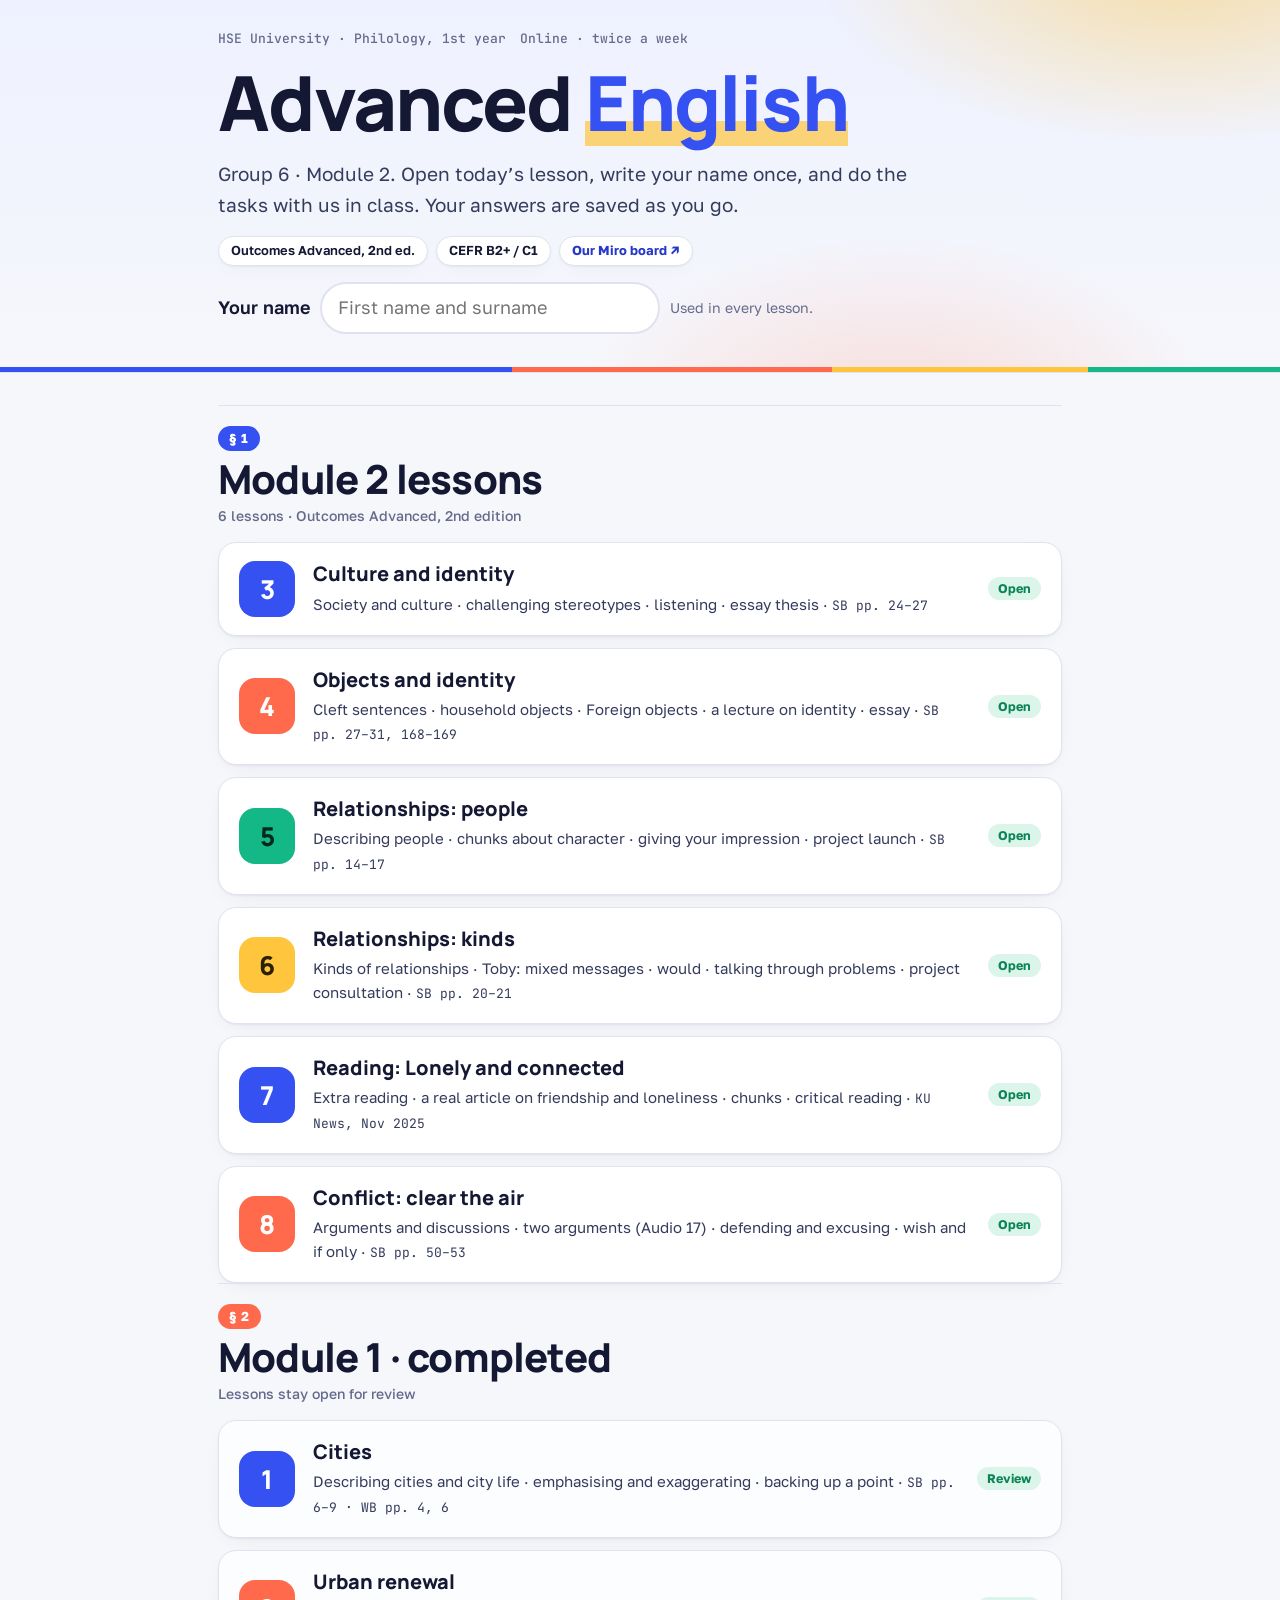
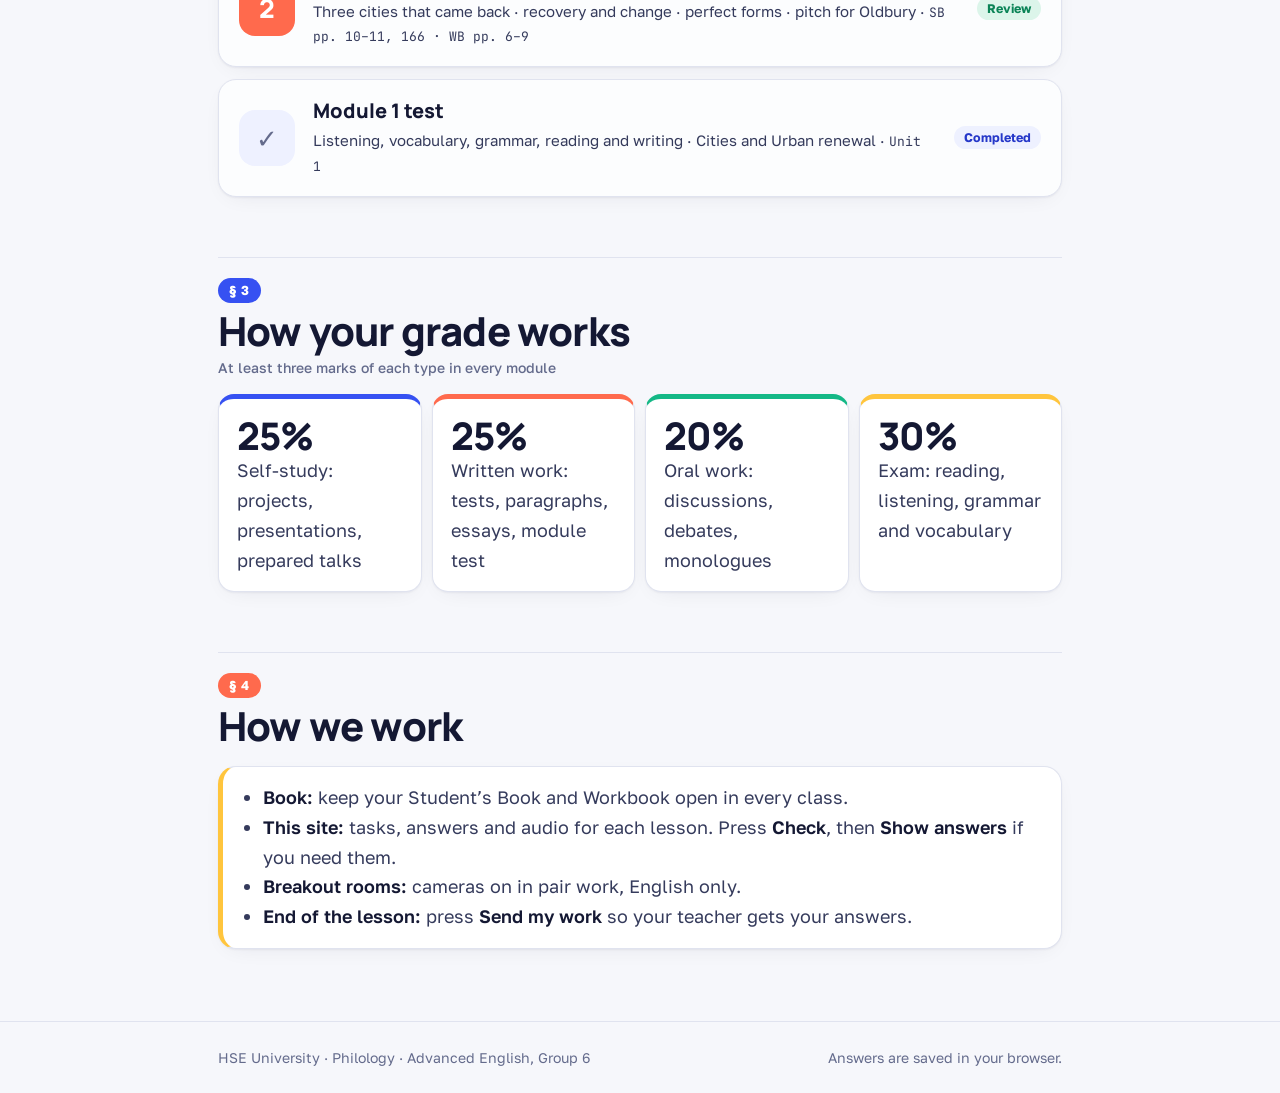
<file: index.html>
<!doctype html>
<html lang="en">
<head>
<meta charset="utf-8">
<meta name="viewport" content="width=device-width,initial-scale=1,viewport-fit=cover">
<meta name="robots" content="noindex,nofollow">
<title>Advanced English · Group 6</title>
<link rel="preconnect" href="https://fonts.googleapis.com">
<link rel="preconnect" href="https://fonts.gstatic.com" crossorigin>
<link rel="stylesheet" href="https://fonts.googleapis.com/css2?family=Manrope:wght@500;700;800&family=Golos+Text:wght@400;500;600;700&family=JetBrains+Mono:wght@500;600&display=swap">
<link rel="stylesheet" href="assets/style.css?v=202611252217">
</head>
<body>
<header class="hero"><div class="wrap">
  <div class="crumbs"><span id="org"></span><span>Online · twice a week</span></div>
  <h1>Advanced <em>English</em></h1>
  <p class="sum">Group 6 · Module 2. Open today’s lesson, write your name once, and do the tasks with us in class. Your answers are saved as you go.</p>
  <div class="chips"><span class="chip">Outcomes Advanced, 2nd ed.</span><span class="chip">CEFR B2+ / C1</span><span class="chip" id="miro-chip"></span></div>
  <div class="who"><label for="student-name">Your name</label><input id="student-name" placeholder="First name and surname" autocomplete="name"><span class="hint">Used in every lesson.</span></div>
</div></header>

<main><div class="wrap">
  <div id="modules"></div>

  <section class="sec" id="grade">
    <div class="sec-head"><span class="no">§ 3</span><h2>How your grade works</h2><span class="meta">At least three marks of each type in every module</span></div>
    <div class="grade">
      <div><b>25%</b>Self-study: projects, presentations, prepared talks</div>
      <div><b>25%</b>Written work: tests, paragraphs, essays, module test</div>
      <div><b>20%</b>Oral work: discussions, debates, monologues</div>
      <div><b>30%</b>Exam: reading, listening, grammar and vocabulary</div>
    </div>
  </section>

  <section class="sec" id="how">
    <div class="sec-head"><span class="no">§ 4</span><h2>How we work</h2></div>
    <div class="rule"><ul>
      <li><em>Book:</em> keep your Student’s Book and Workbook open in every class.</li>
      <li><em>This site:</em> tasks, answers and audio for each lesson. Press <em>Check</em>, then <em>Show answers</em> if you need them.</li>
      <li><em>Breakout rooms:</em> cameras on in pair work, English only.</li>
      <li><em>End of the lesson:</em> press <em>Send my work</em> so your teacher gets your answers.</li>
    </ul></div>
  </section>
</div></main>

<footer><div class="wrap"><span>HSE University · Philology · Advanced English, Group 6</span><span>Answers are saved in your browser.</span></div></footer>

<script src="assets/config.js?v=202611252217"></script>
<script src="assets/course.js?v=202611252217"></script>
<script>
(function () {
  var CFG = window.SITE_CONFIG || {}, C = window.COURSE || { lessons: [] };
  document.getElementById('org').textContent = CFG.org || '';
  var chip = document.getElementById('miro-chip');
  if (CFG.miroBoard) chip.innerHTML = '<a href="' + CFG.miroBoard + '" target="_blank" rel="noopener">Our Miro board ↗</a>'; else chip.hidden = true;
  var box = document.getElementById('modules');
  var TAGS = { ready: 'Open', review: 'Review', done: 'Completed', soon: 'Coming soon' };
  (C.modules || [{ name: C.module || 'Lessons', lessons: C.lessons || [] }]).forEach(function (m, i) {
    var sec = document.createElement('section');
    sec.className = 'sec' + (m.state === 'completed' ? ' past' : ''); sec.id = 'module-' + (m.id || i + 1);
    sec.innerHTML = '<div class="sec-head"><span class="no">§ ' + (i + 1) + '</span><h2>' + m.name + (m.state === 'completed' ? ' · completed' : ' lessons') +
      '</h2><span class="meta">' + (m.meta || (m.lessons.length + ' lessons · ' + C.book)) + '</span></div><ol class="lessons"></ol>';
    var list = sec.querySelector('ol');
    m.lessons.forEach(function (l) {
      var li = document.createElement('li');
      var inner = '<span class="num">' + l.n + '</span><span class="title">' + l.title + '</span>' +
        '<span class="tag' + (l.status === 'done' ? ' done' : '') + '">' + (TAGS[l.status] || '') + '</span>' +
        '<span class="topic">' + l.topic + ' · <span class="mono" style="font-size:13px">' + l.pages + '</span></span>';
      var open = (l.status === 'ready' || l.status === 'review') && l.slug;
      li.innerHTML = open ? '<a href="lessons/' + l.slug + '/">' + inner + '</a>' : '<div class="soon' + (l.status === 'done' ? ' done' : '') + '">' + inner + '</div>';
      list.appendChild(li);
    });
    box.appendChild(sec);
  });
  var n = document.getElementById('student-name');
  try { n.value = localStorage.getItem('ae6:name') || ''; } catch (e) {}
  n.addEventListener('input', function () { try { localStorage.setItem('ae6:name', n.value); } catch (e) {} });
})();
</script>
</body>
</html>
</file>
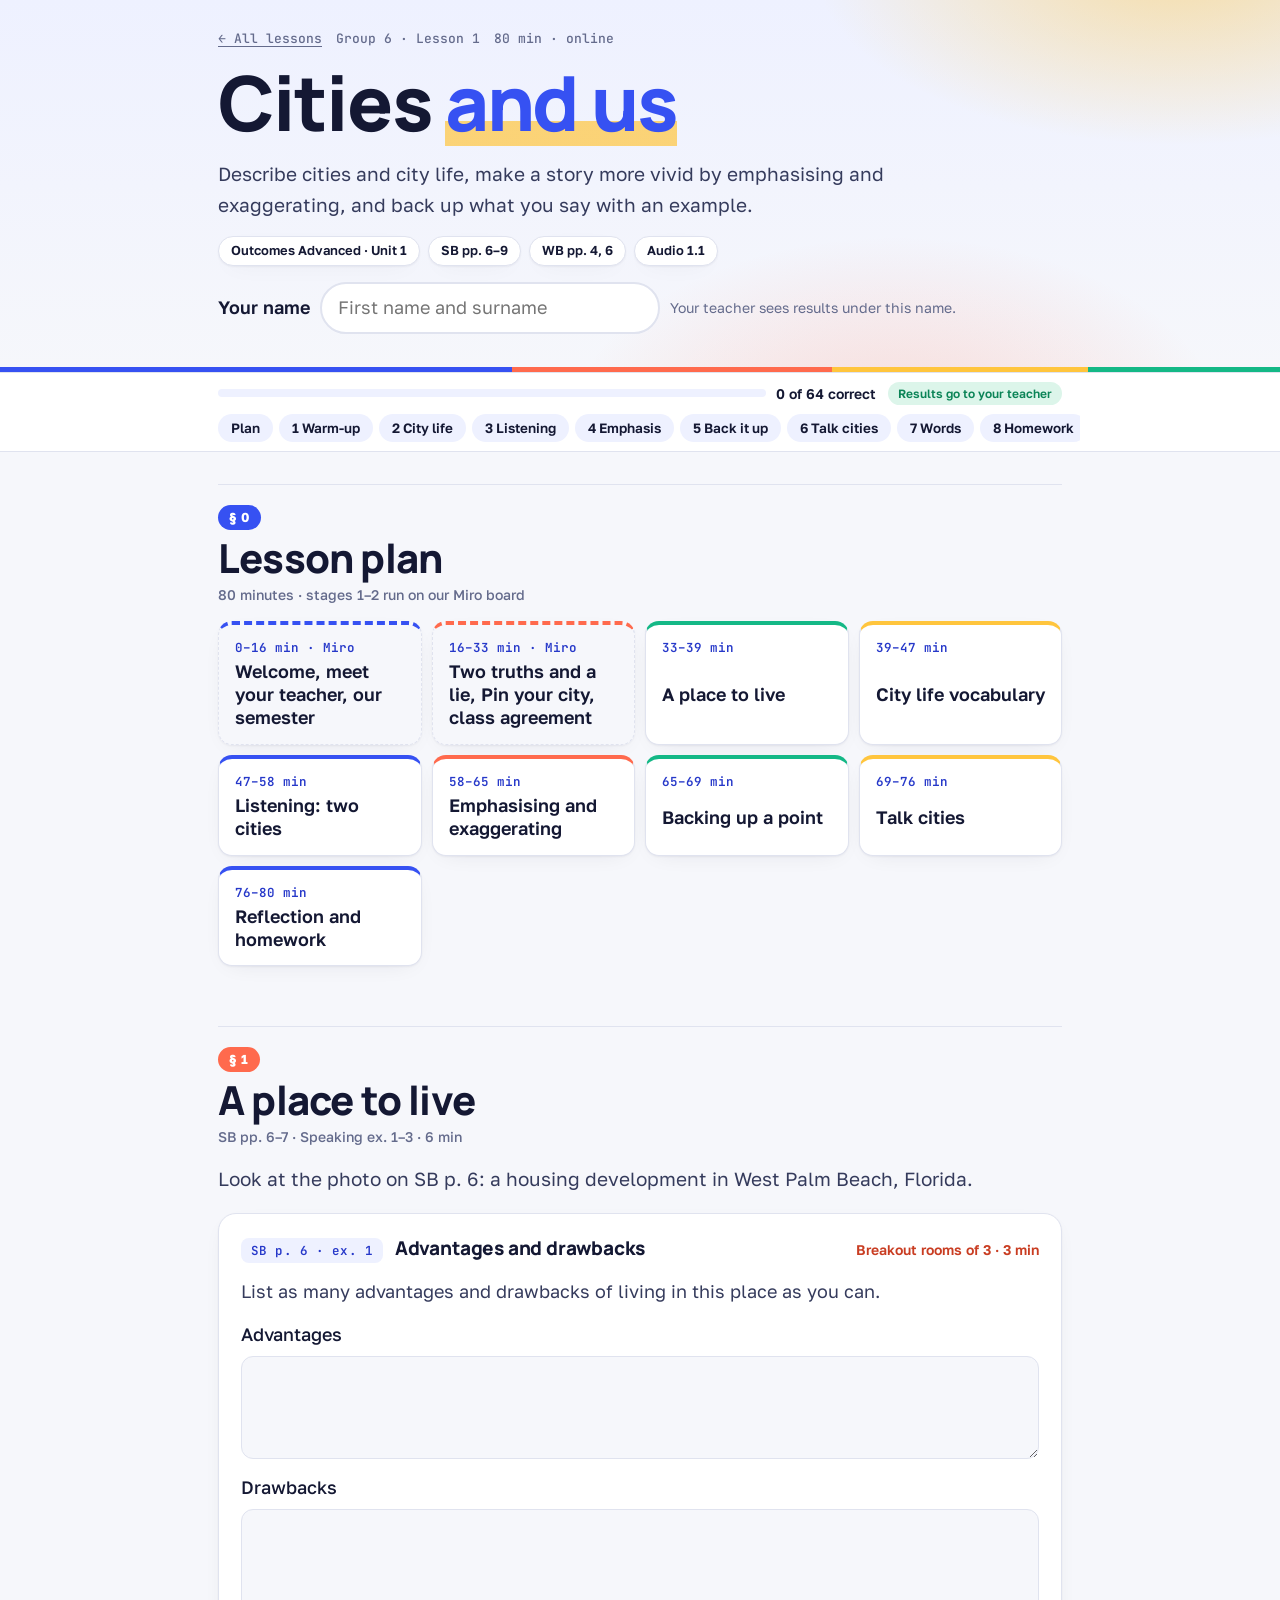
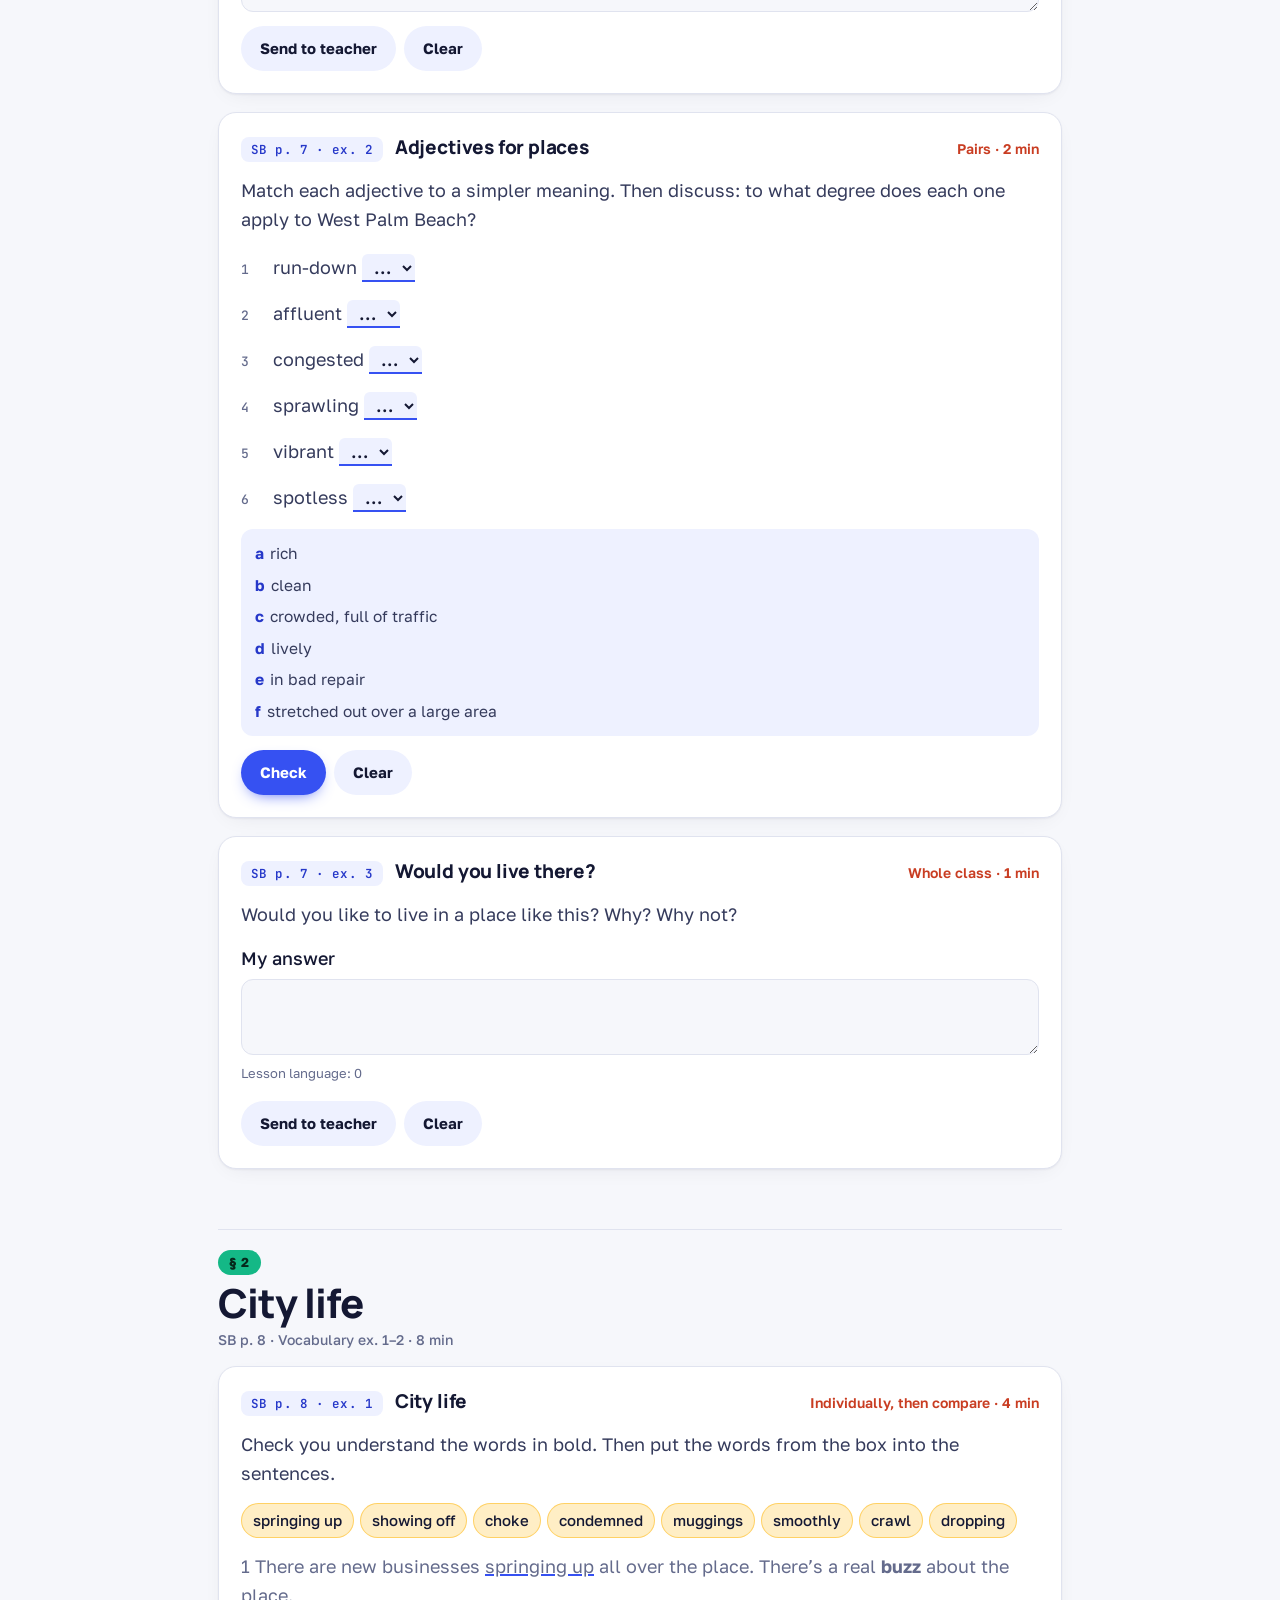
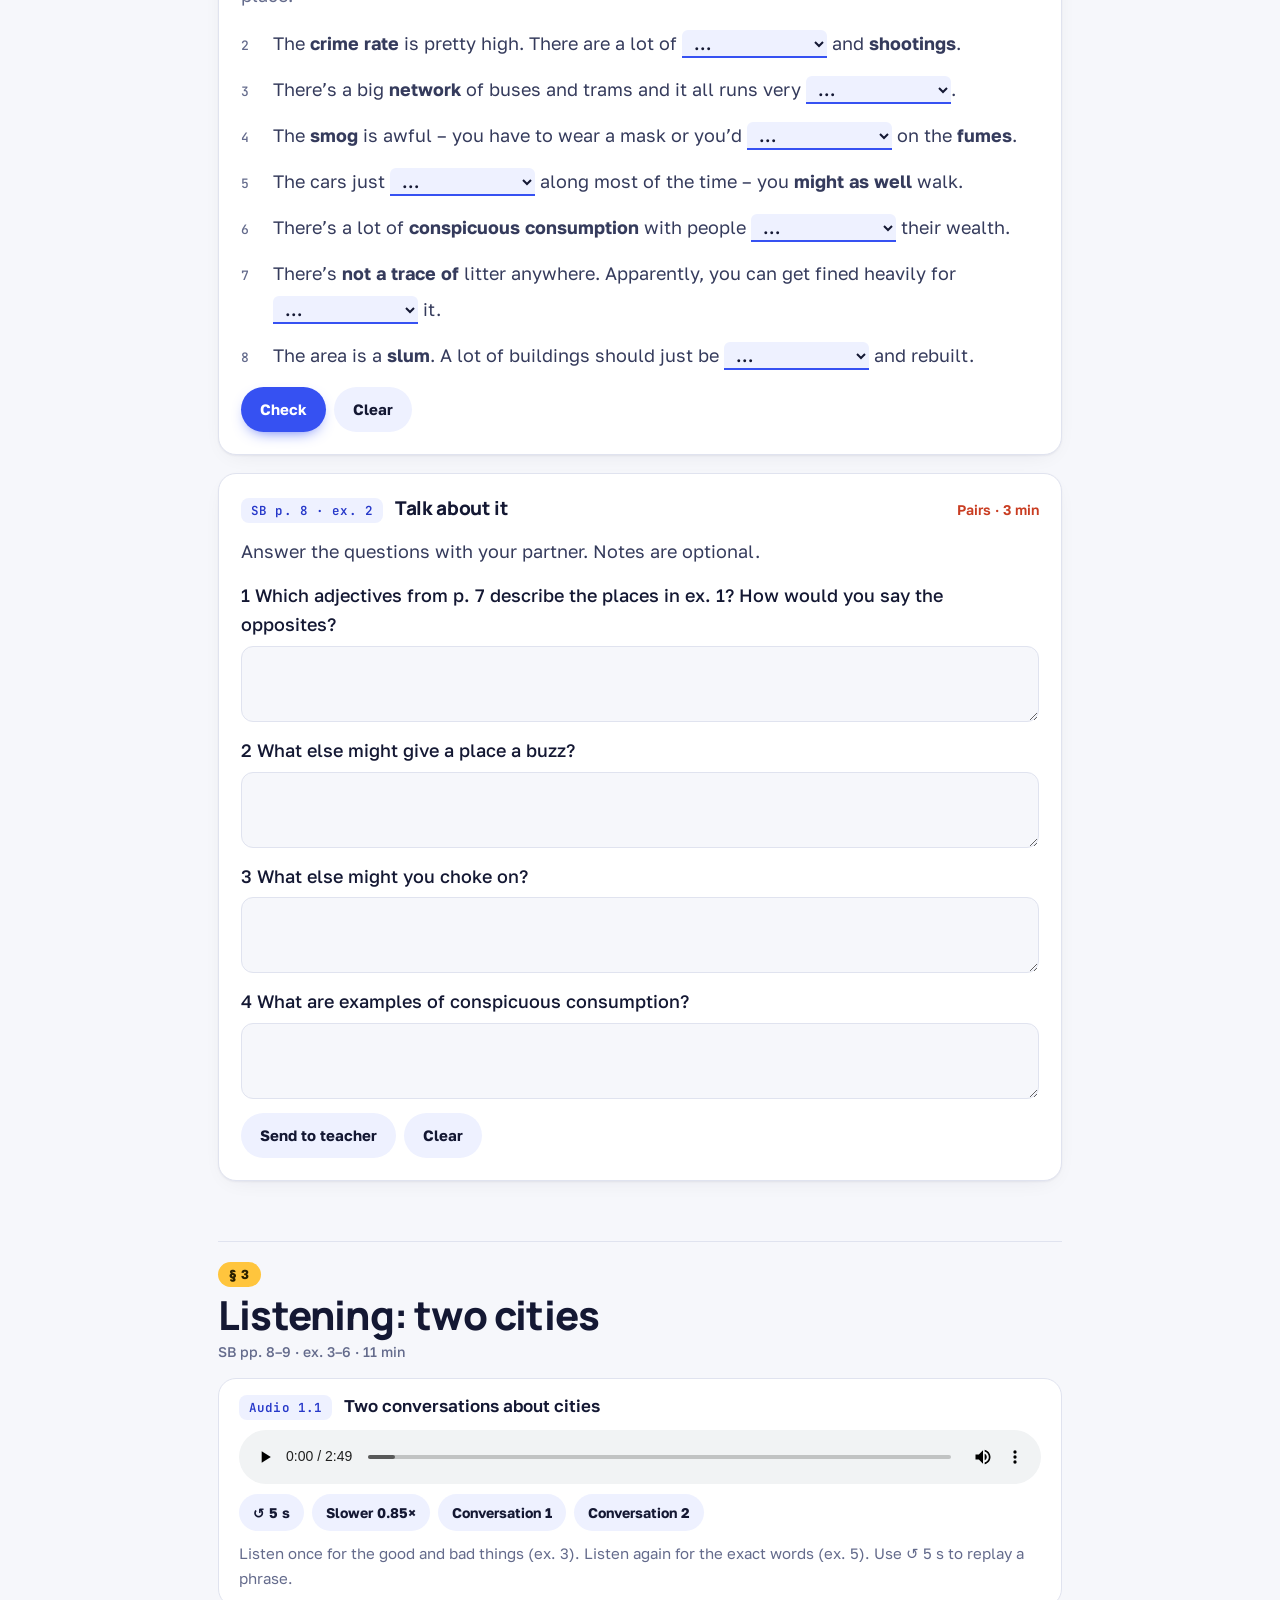
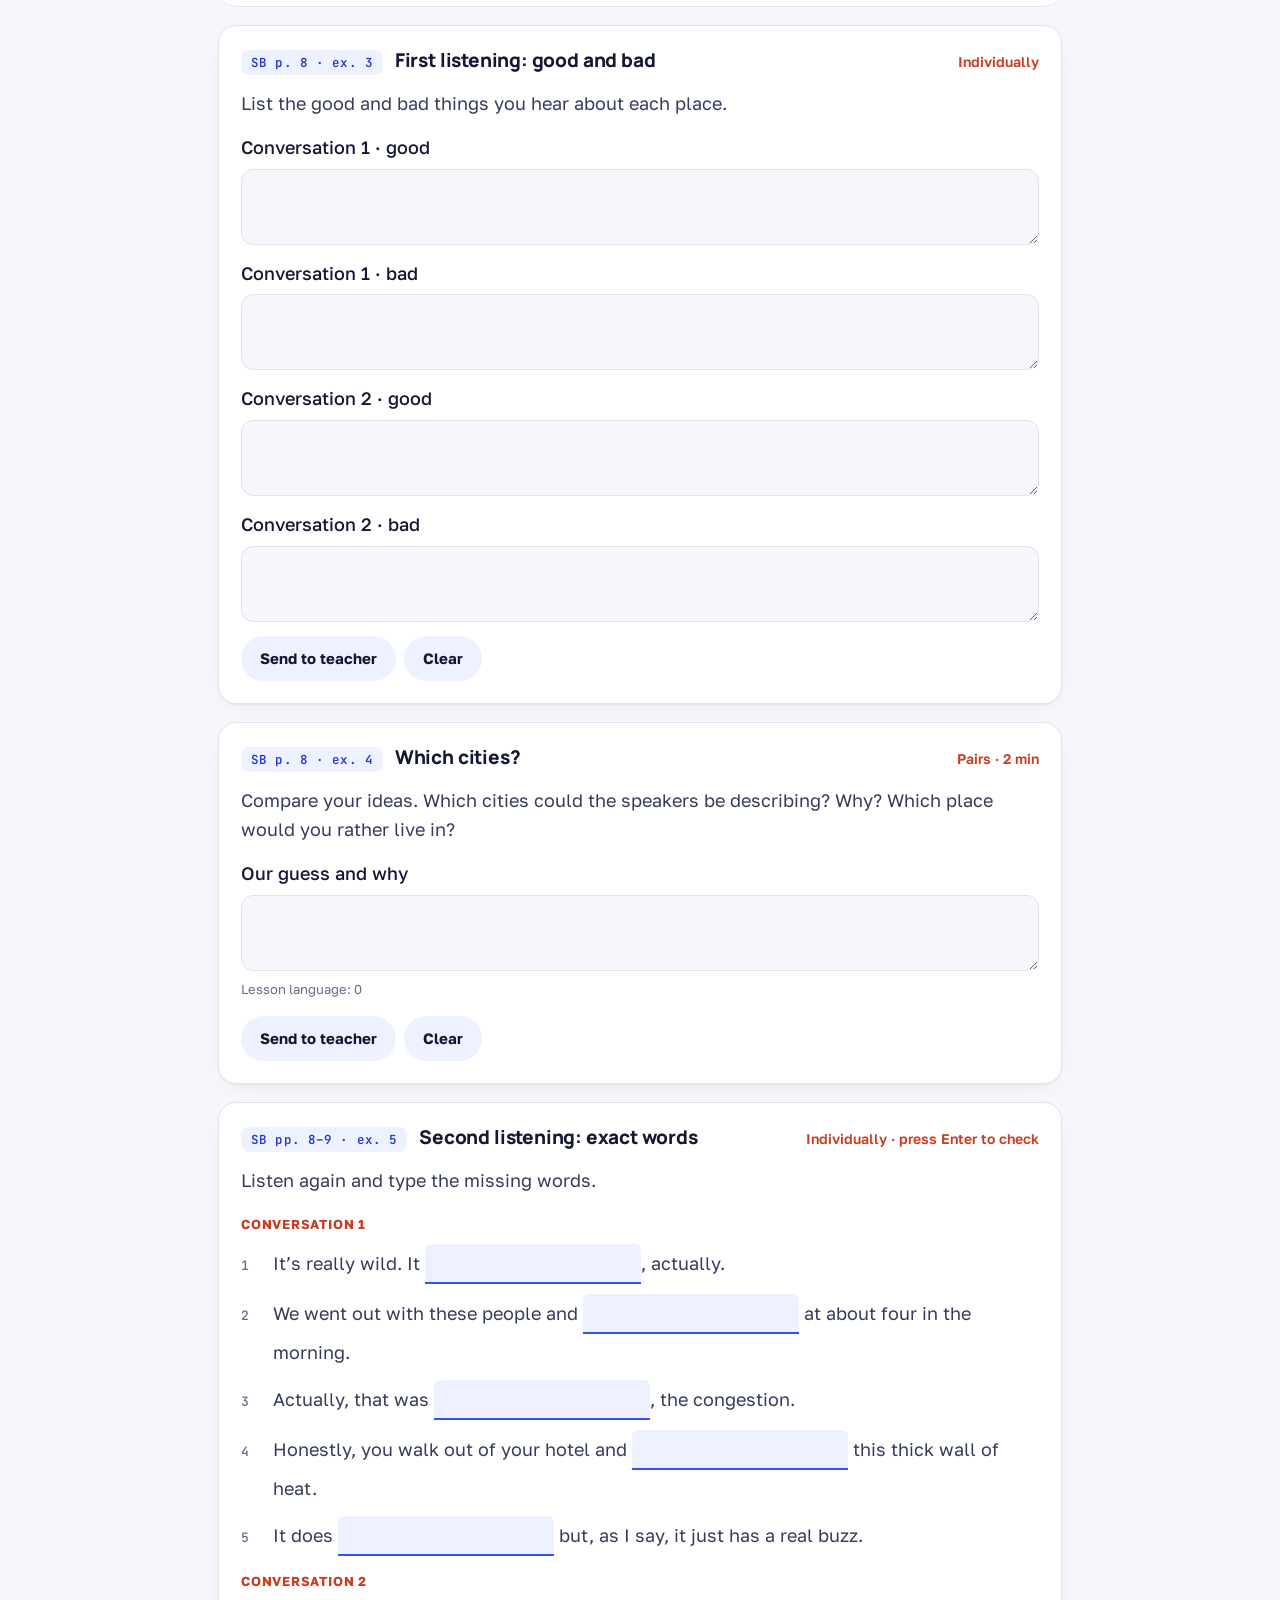
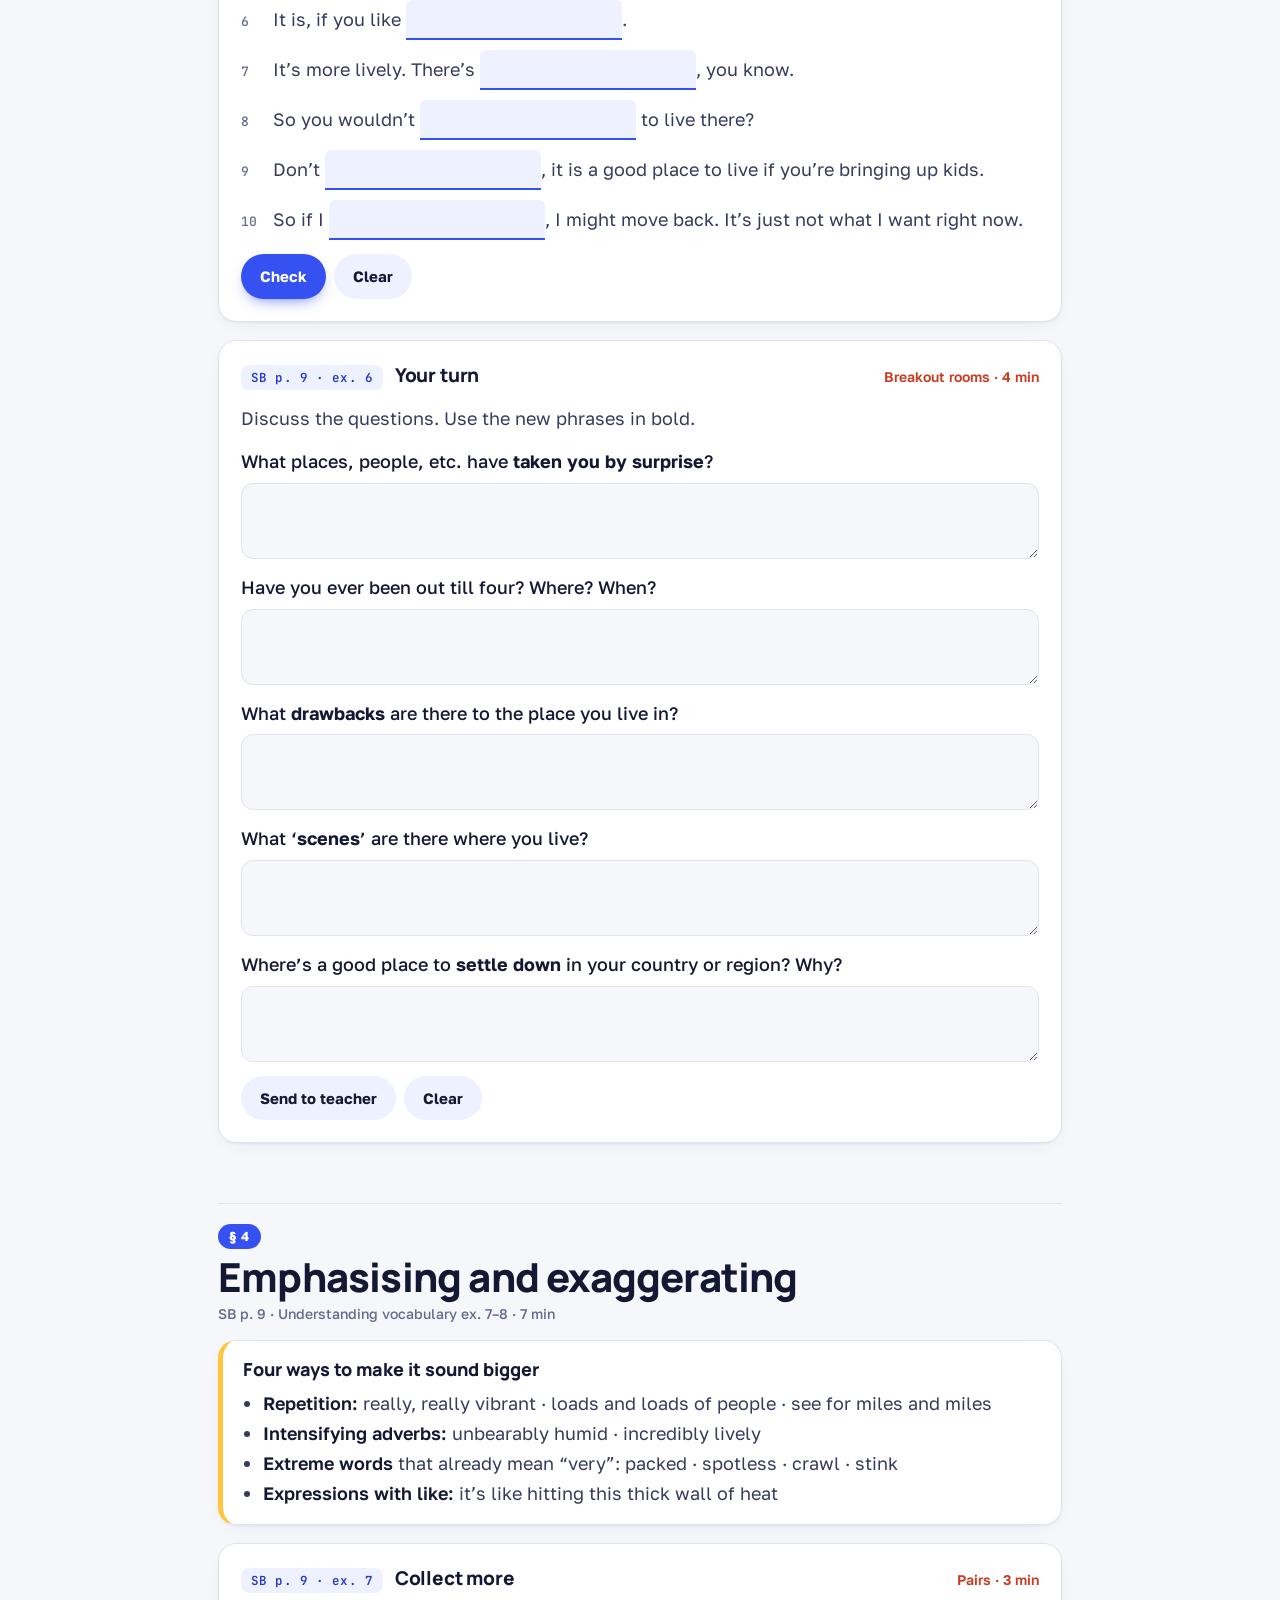
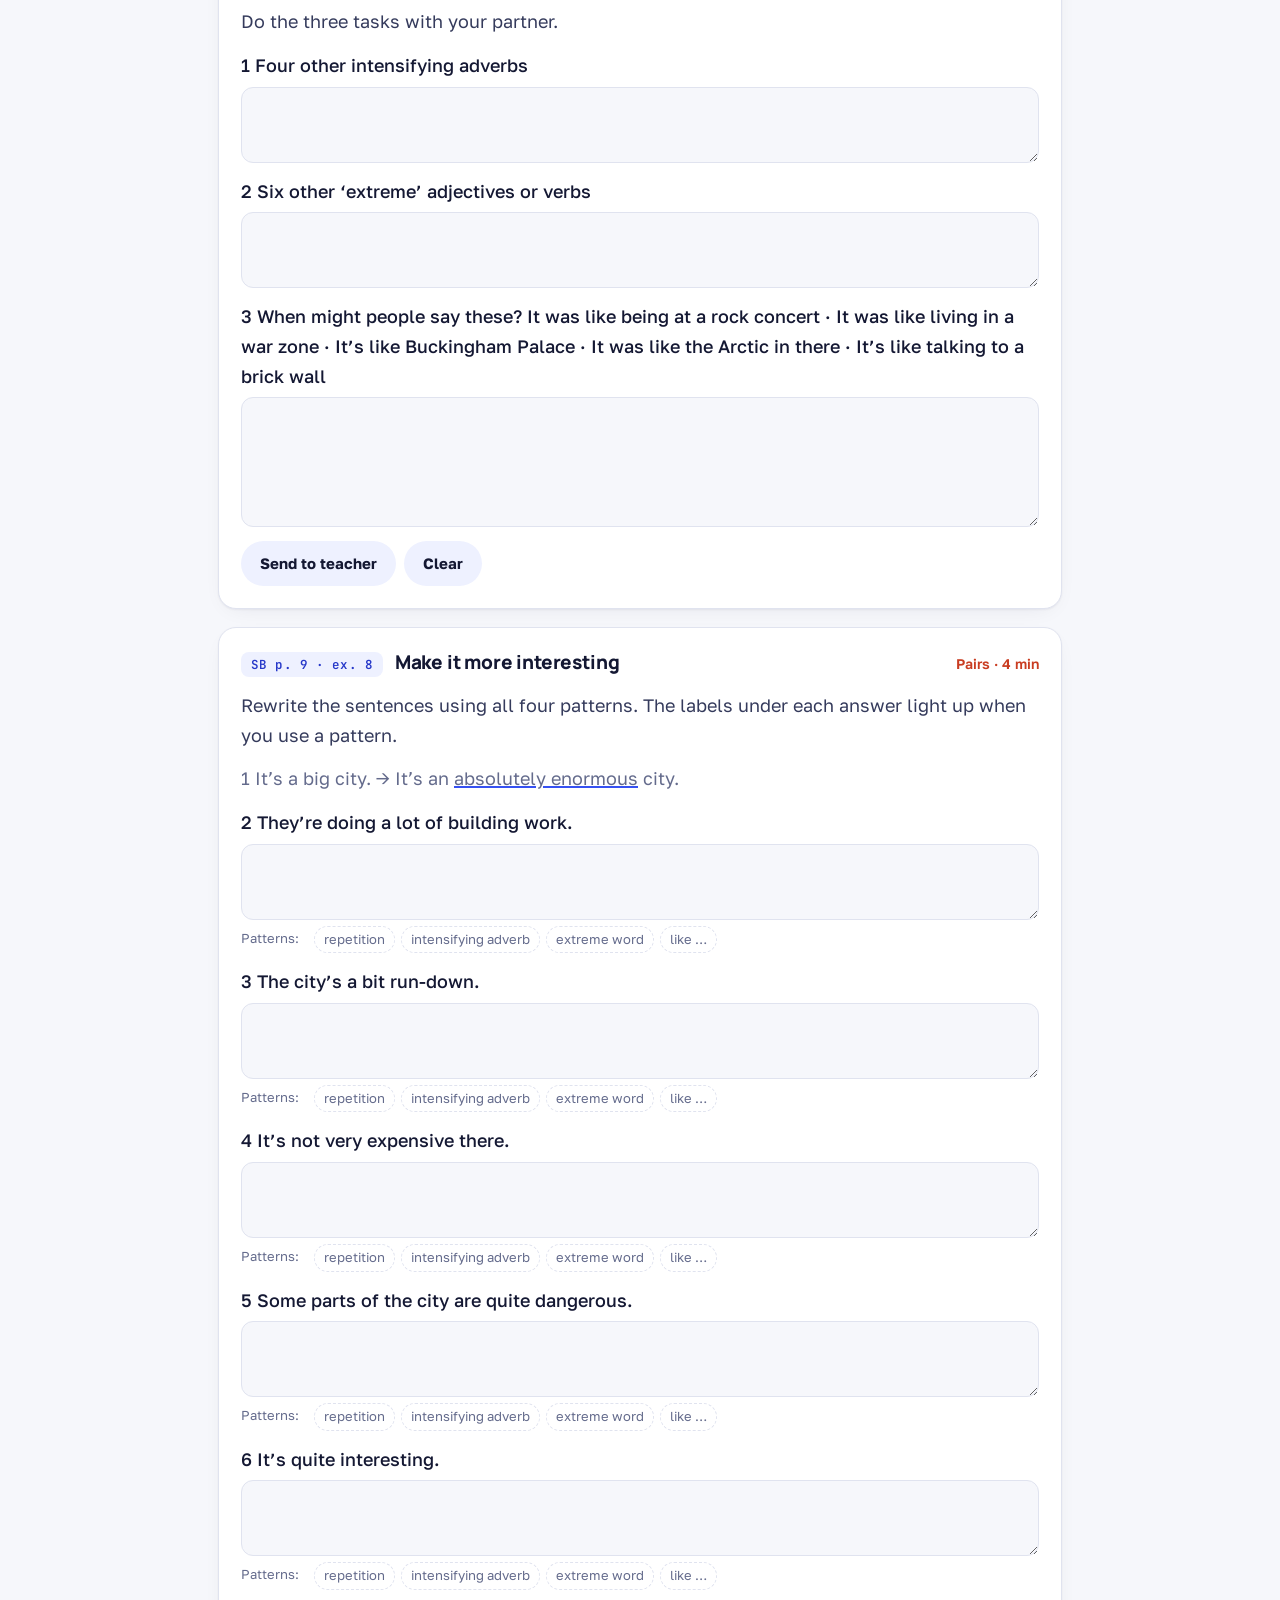
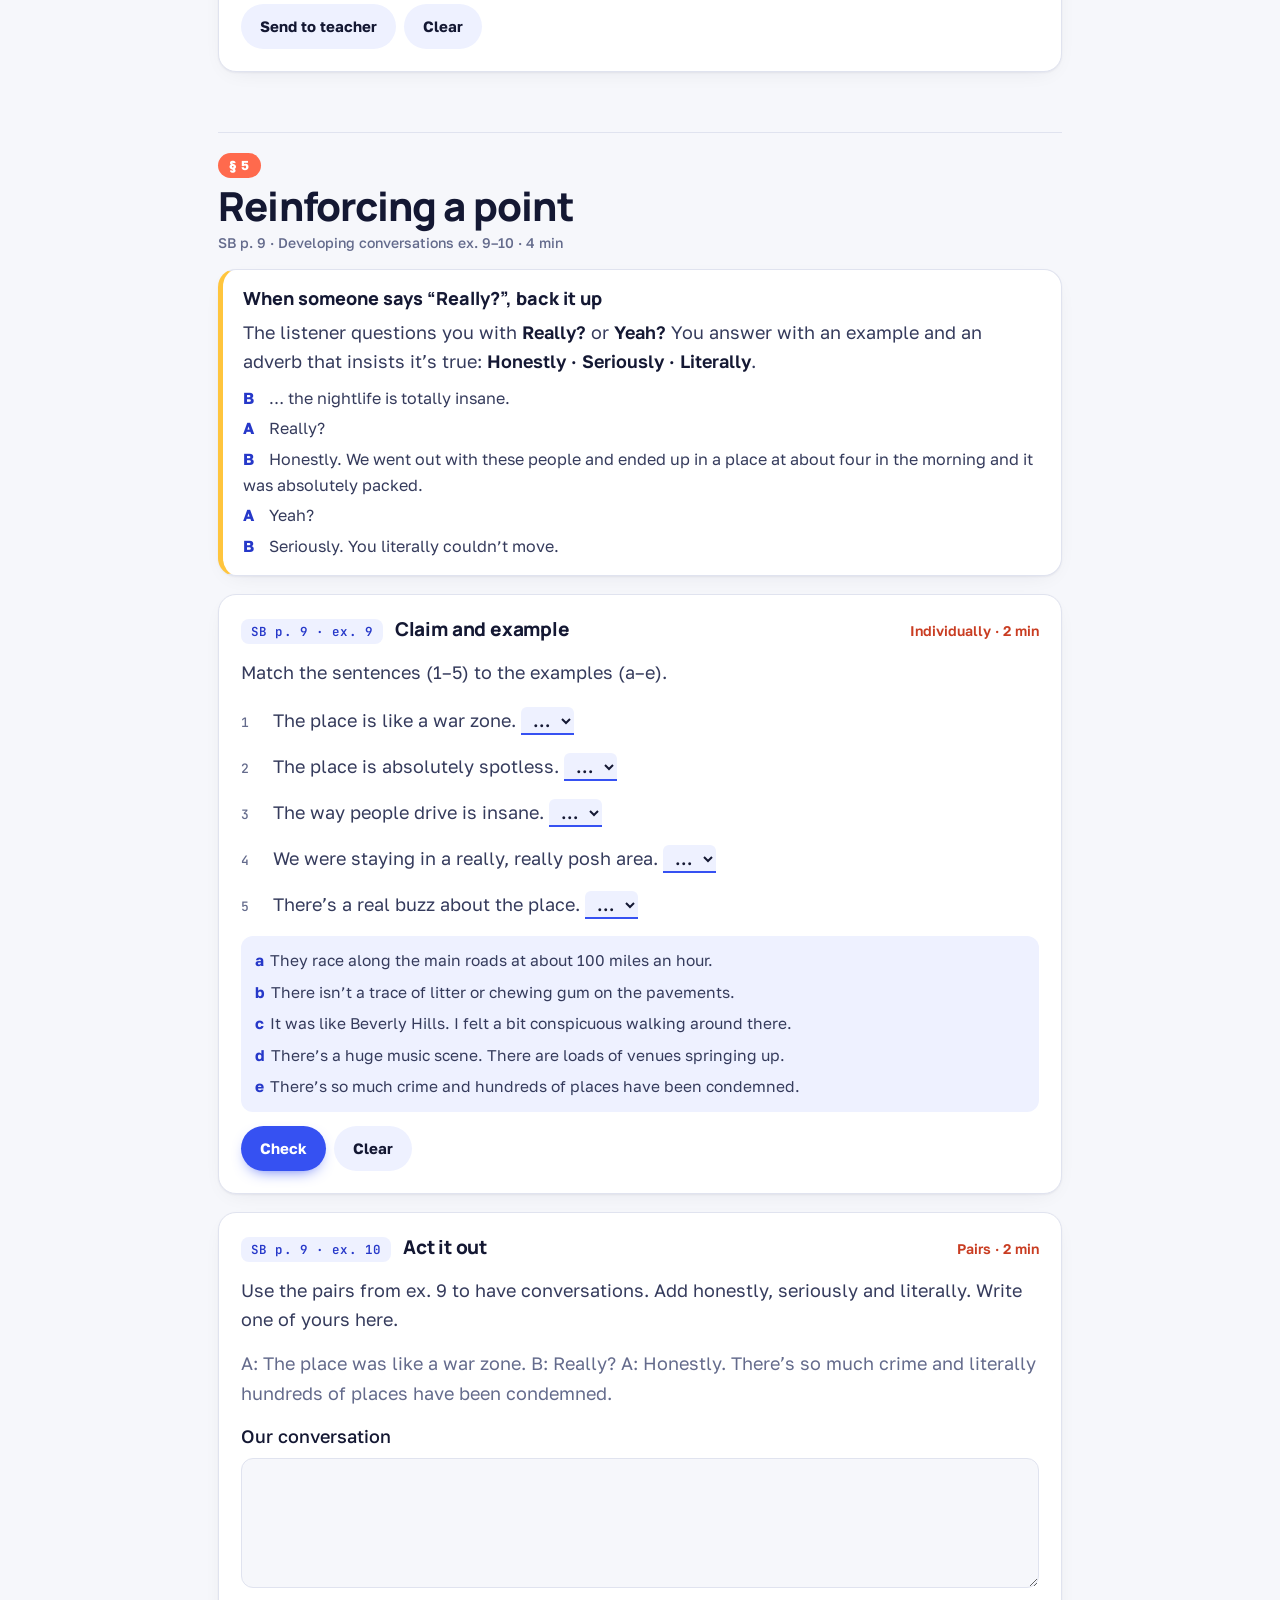
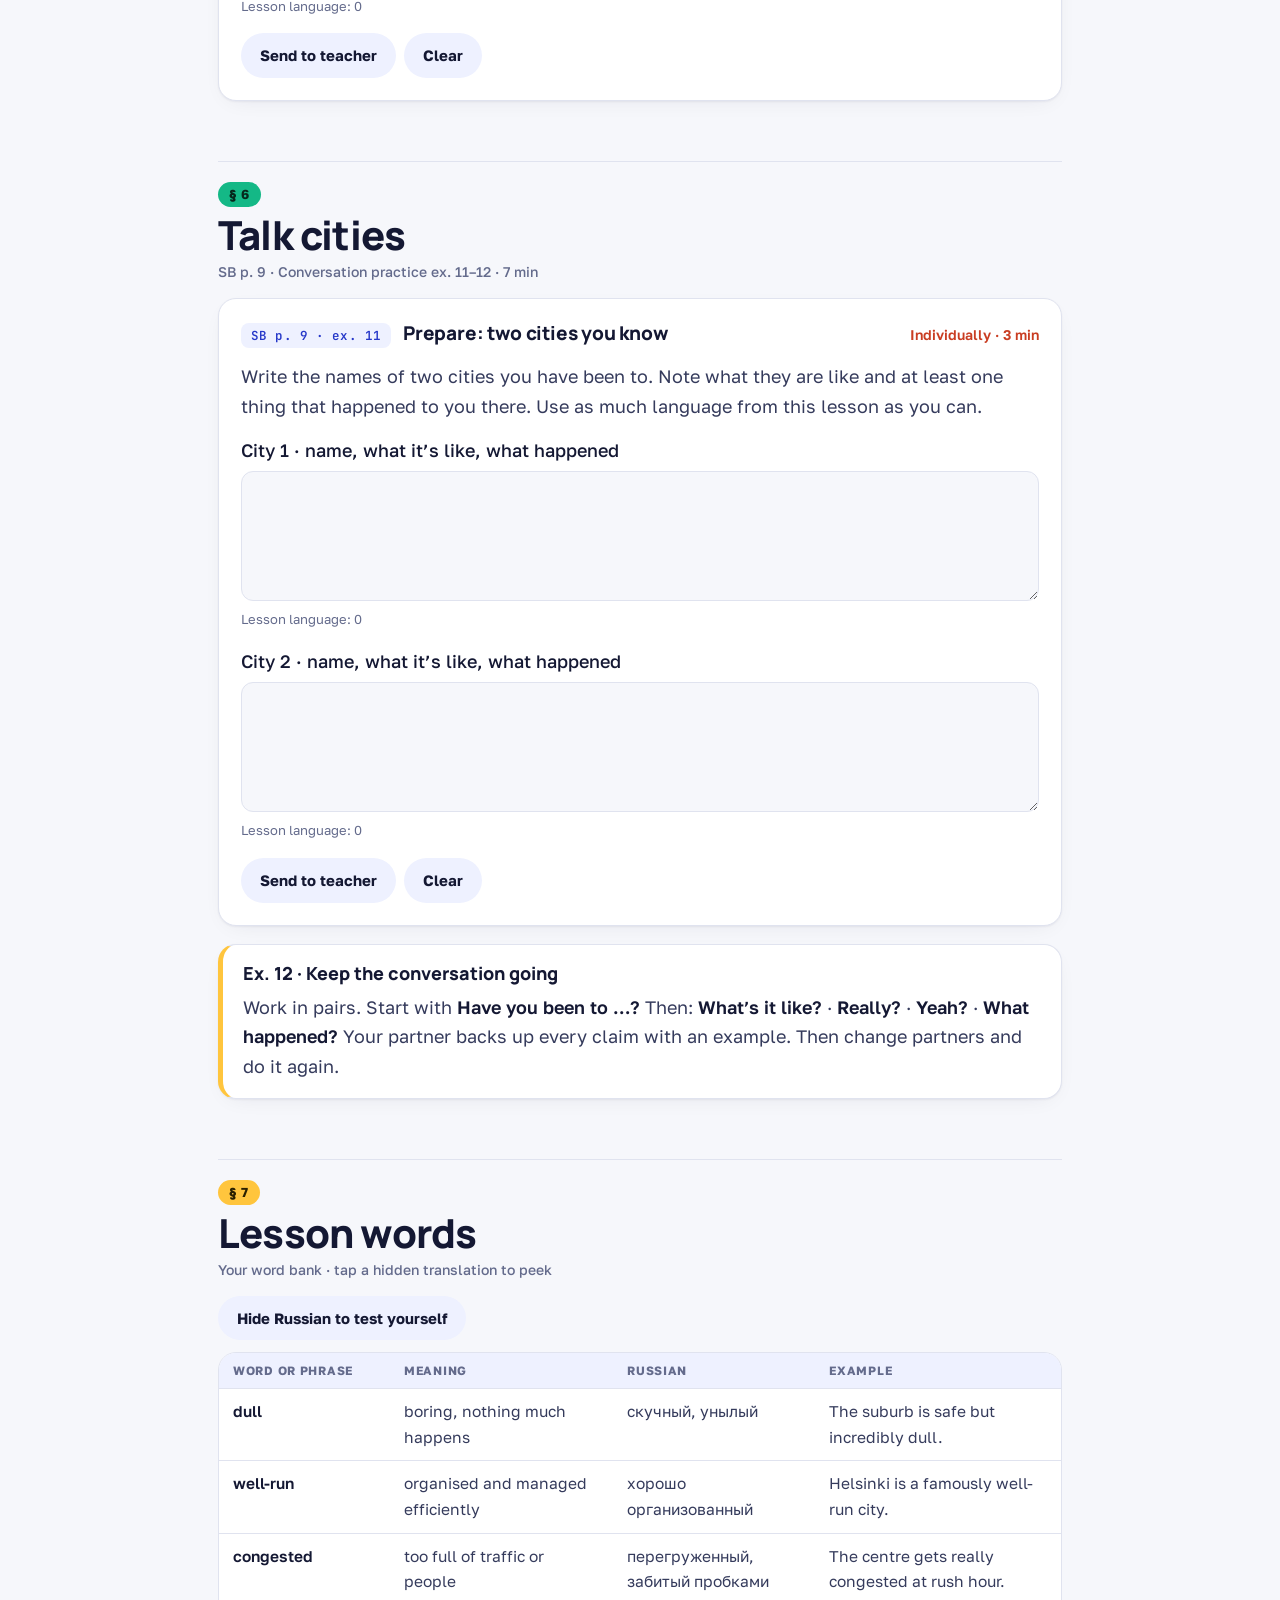
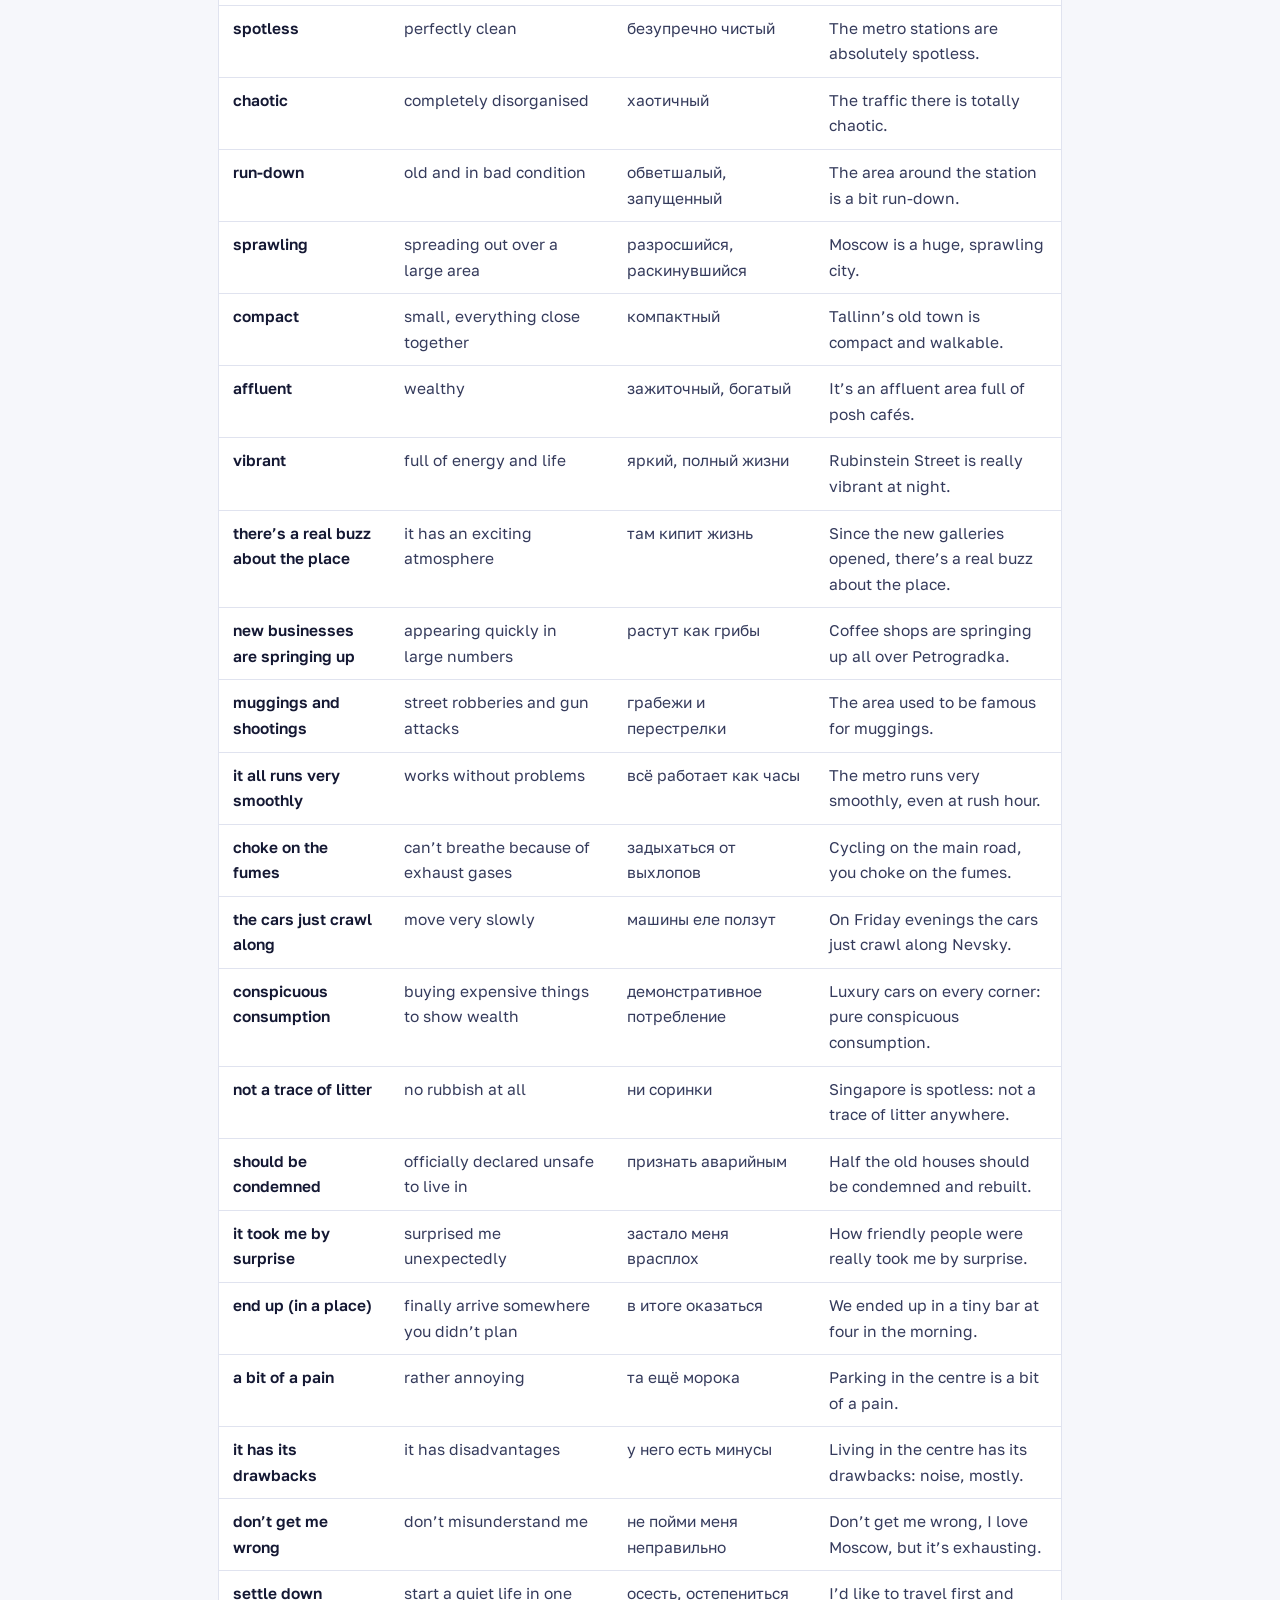
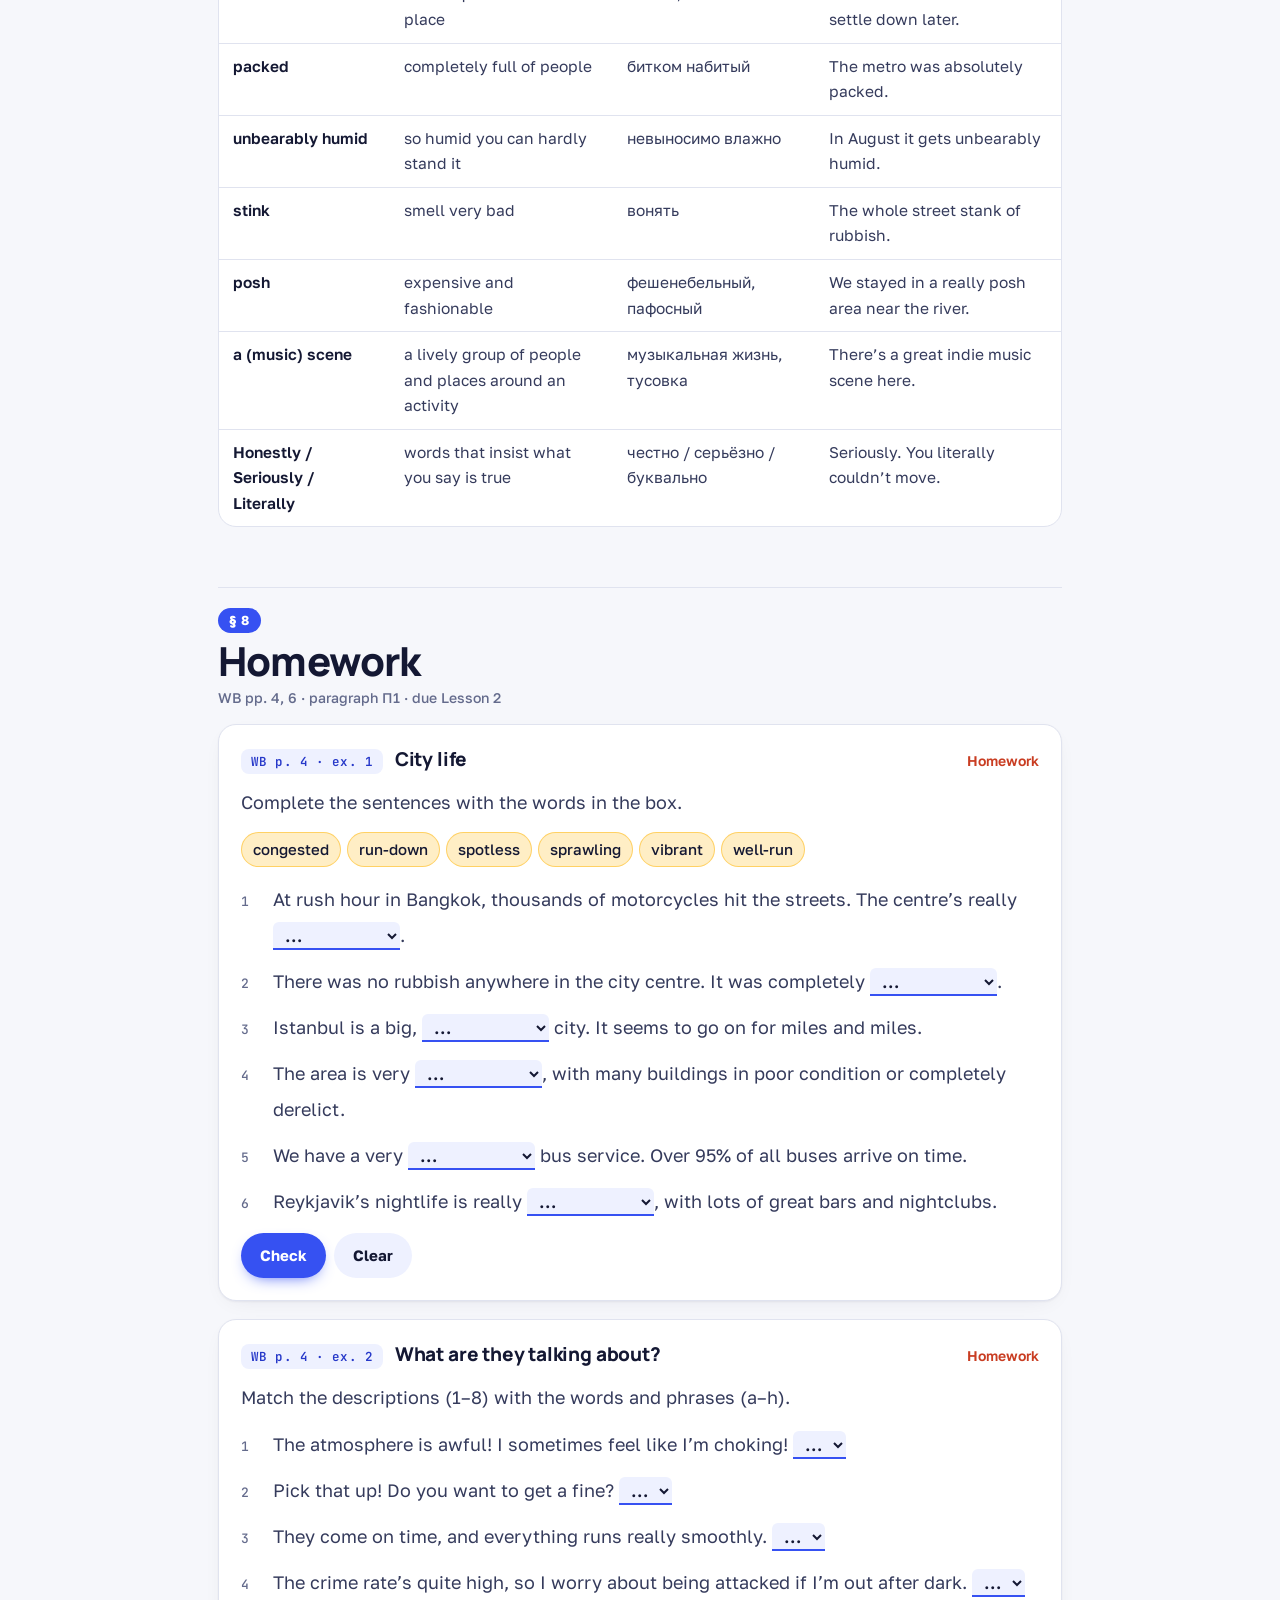
<file: lessons/01-cities/index.html>
<!doctype html>
<html lang="en">
<head>
<meta charset="utf-8">
<meta name="viewport" content="width=device-width,initial-scale=1,viewport-fit=cover">
<meta name="robots" content="noindex,nofollow">
<title>Lesson 1 · Cities · Advanced English</title>
<link rel="preconnect" href="https://fonts.googleapis.com">
<link rel="preconnect" href="https://fonts.gstatic.com" crossorigin>
<link rel="stylesheet" href="https://fonts.googleapis.com/css2?family=Manrope:wght@500;700;800&family=Golos+Text:wght@400;500;600;700&family=JetBrains+Mono:wght@500;600&display=swap">
<link rel="stylesheet" href="../../assets/style.css?v=202611252217">
</head>
<body>
<div id="app"><noscript>This lesson needs JavaScript switched on.</noscript></div>
<script src="../../assets/config.js?v=202611252217"></script>
<script src="../../assets/course.js?v=202611252217"></script>
<script src="lesson.js?v=202611252217"></script>
<script src="../../assets/engine.js?v=202611252217"></script>
</body>
</html>
</file>
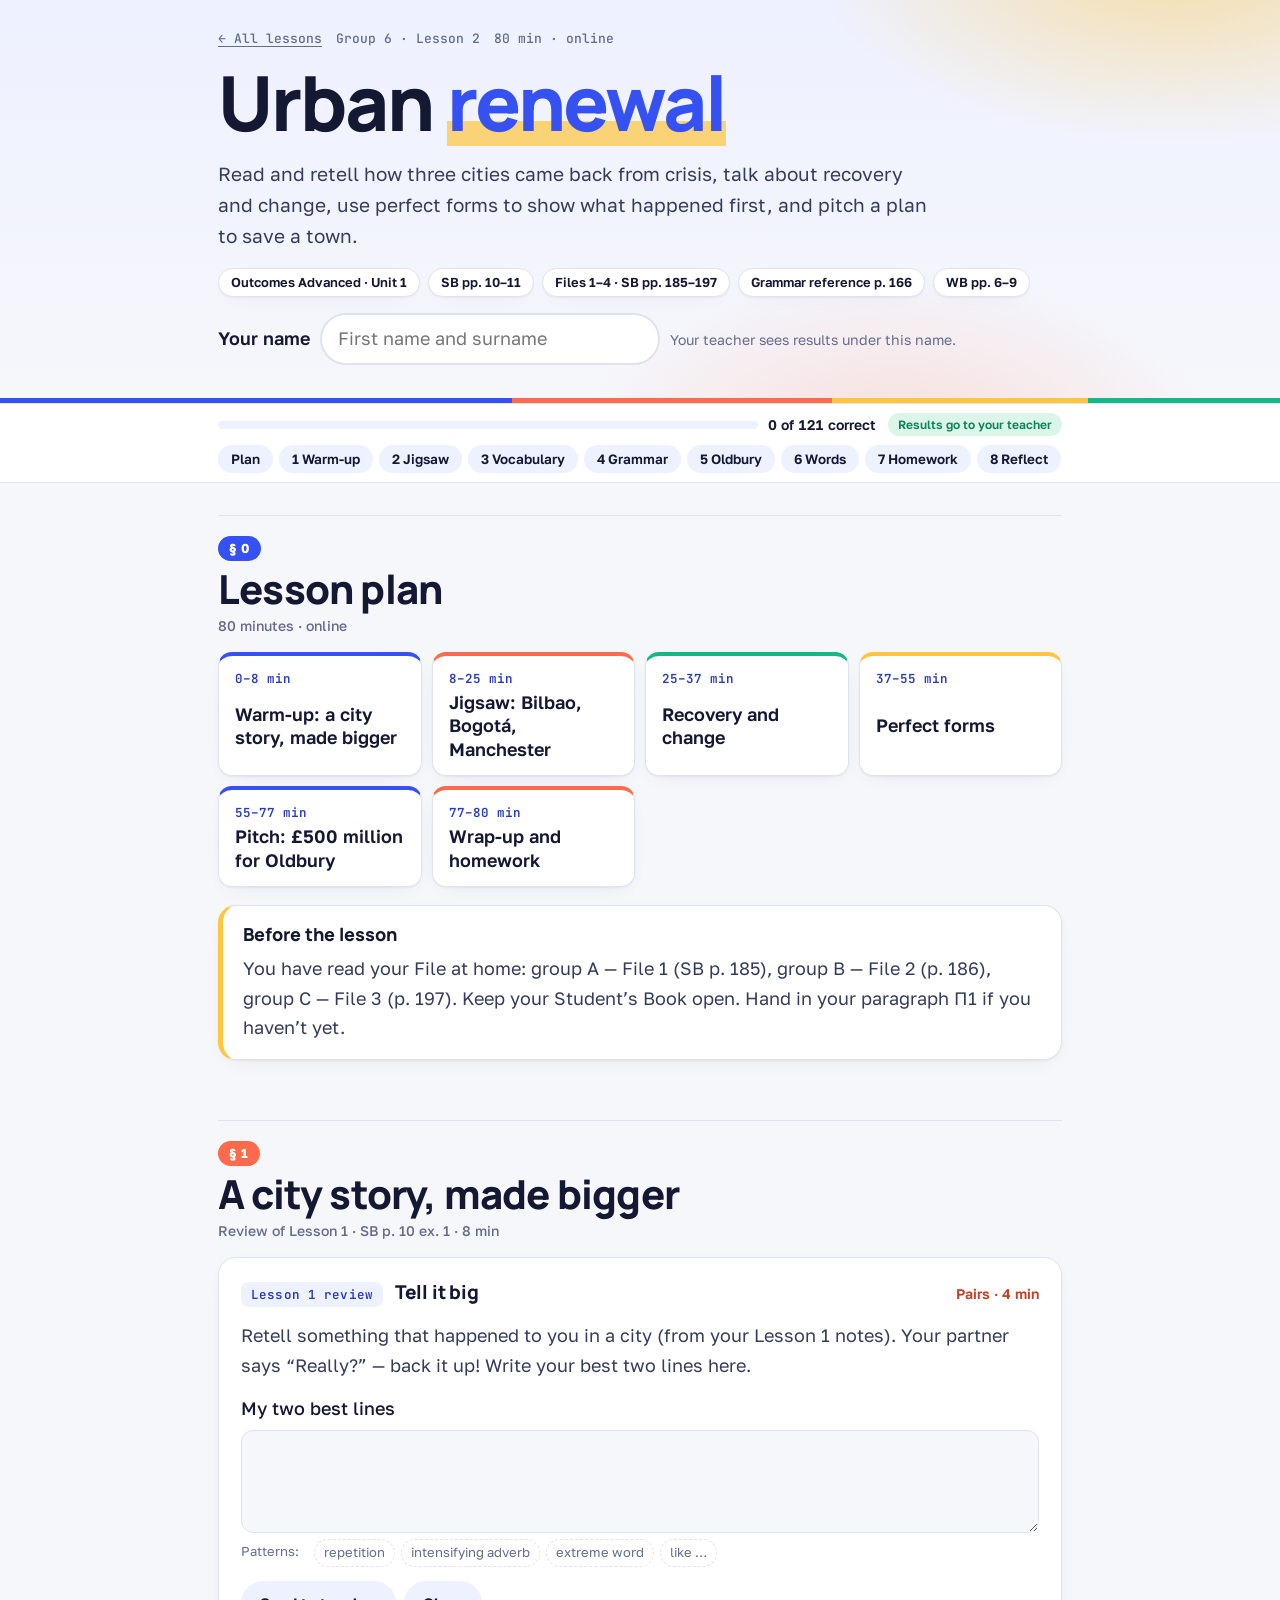
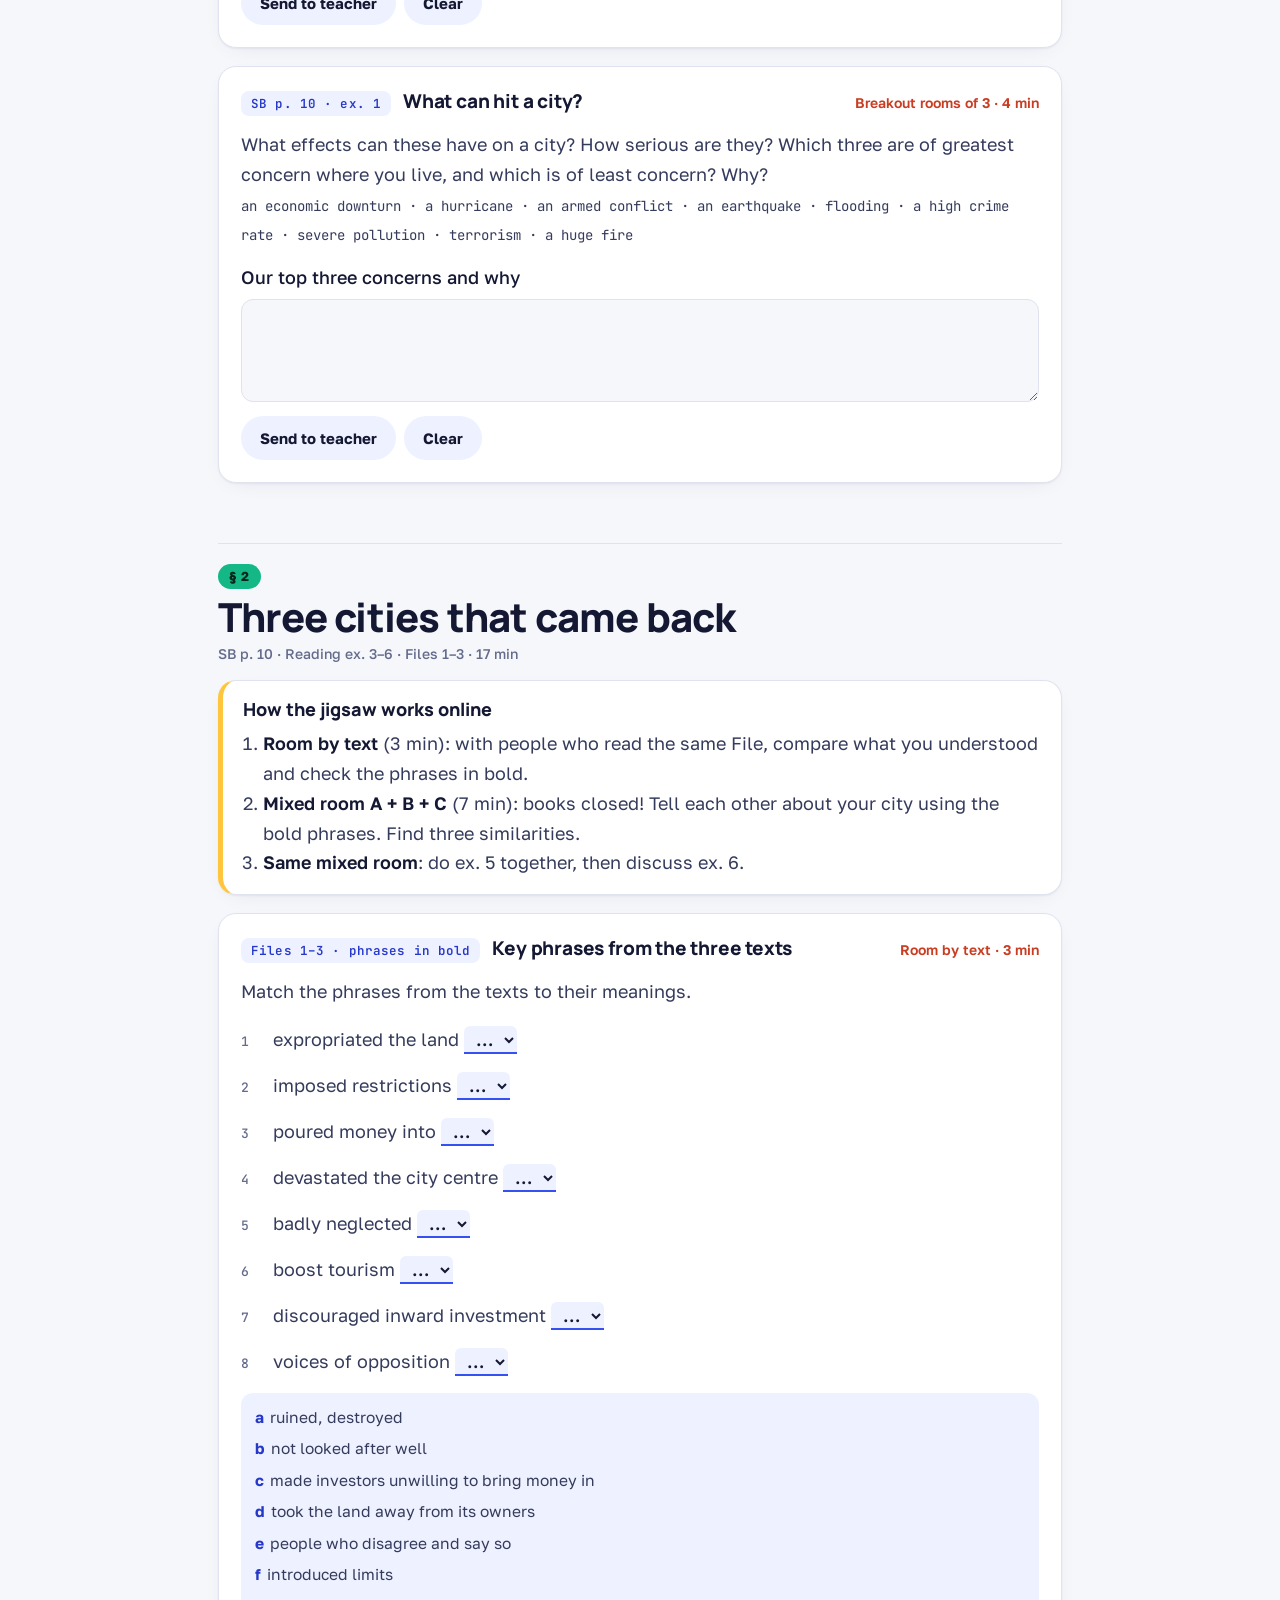
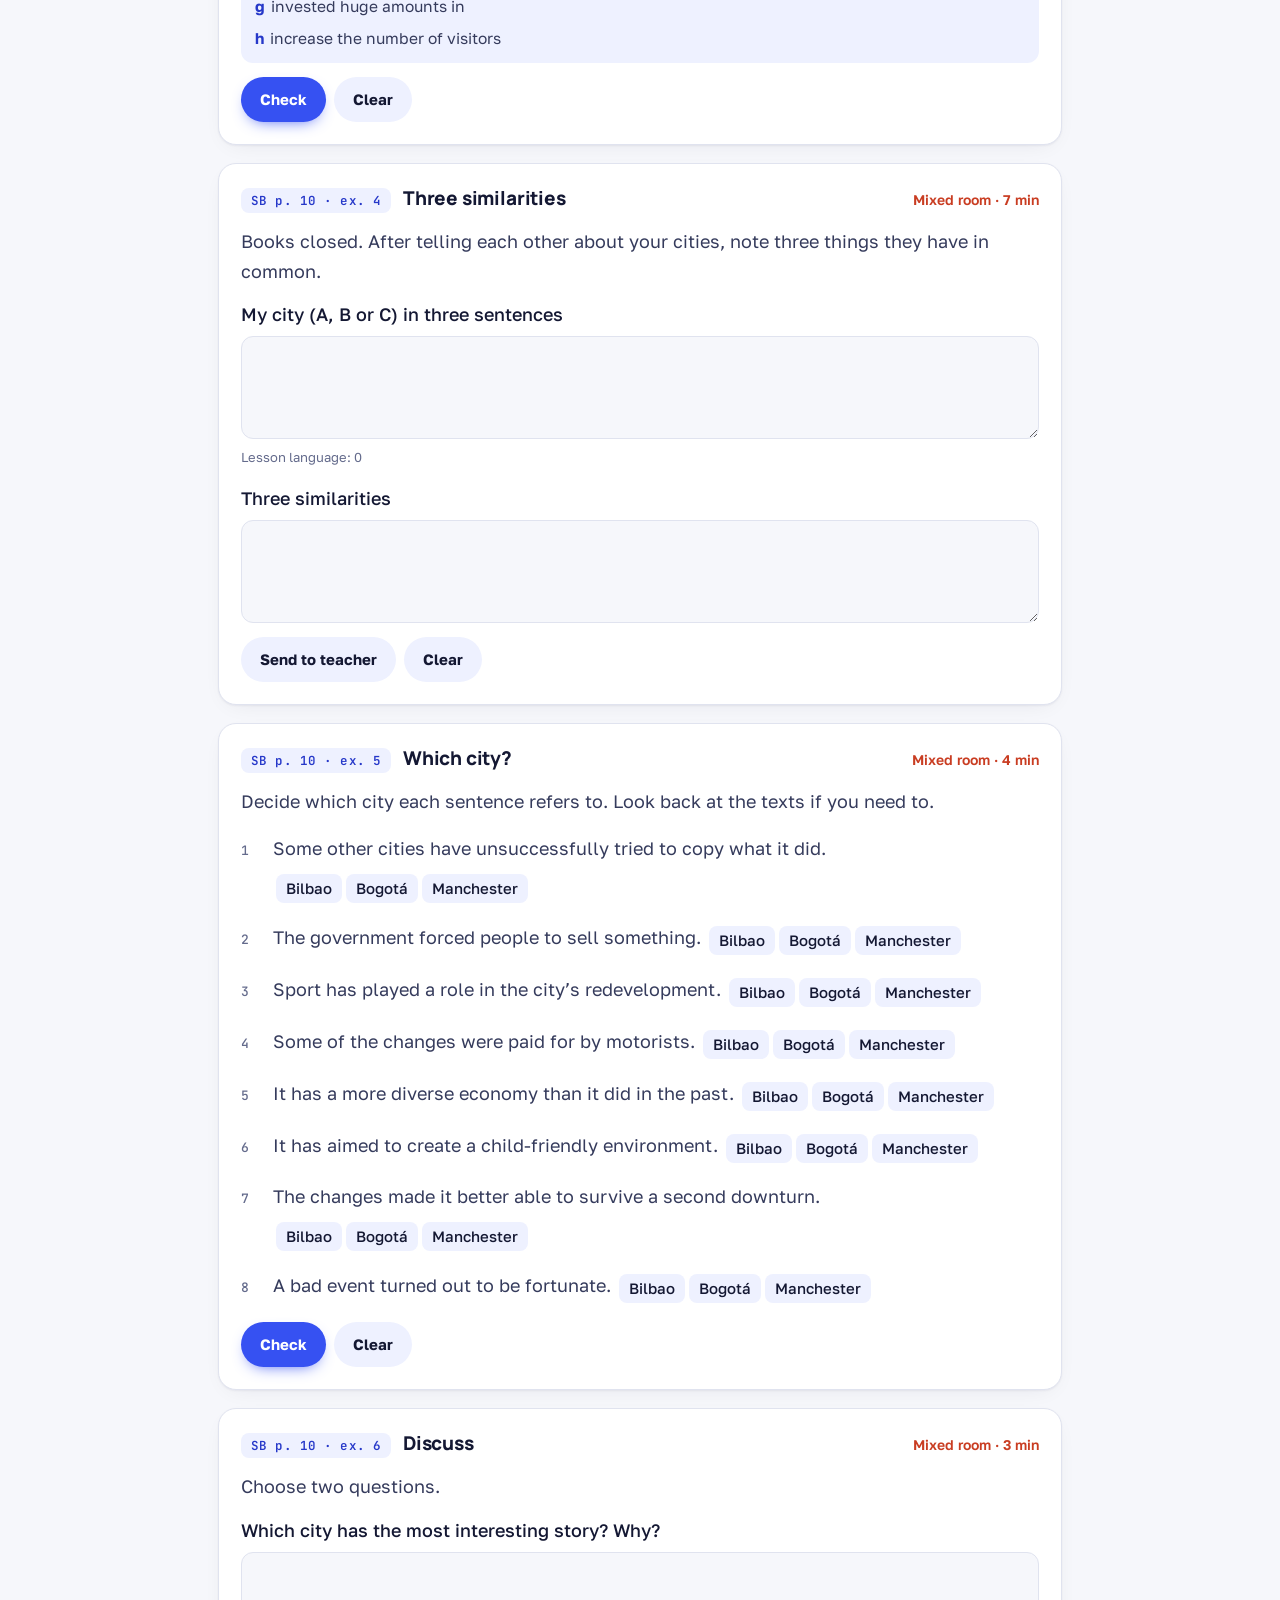
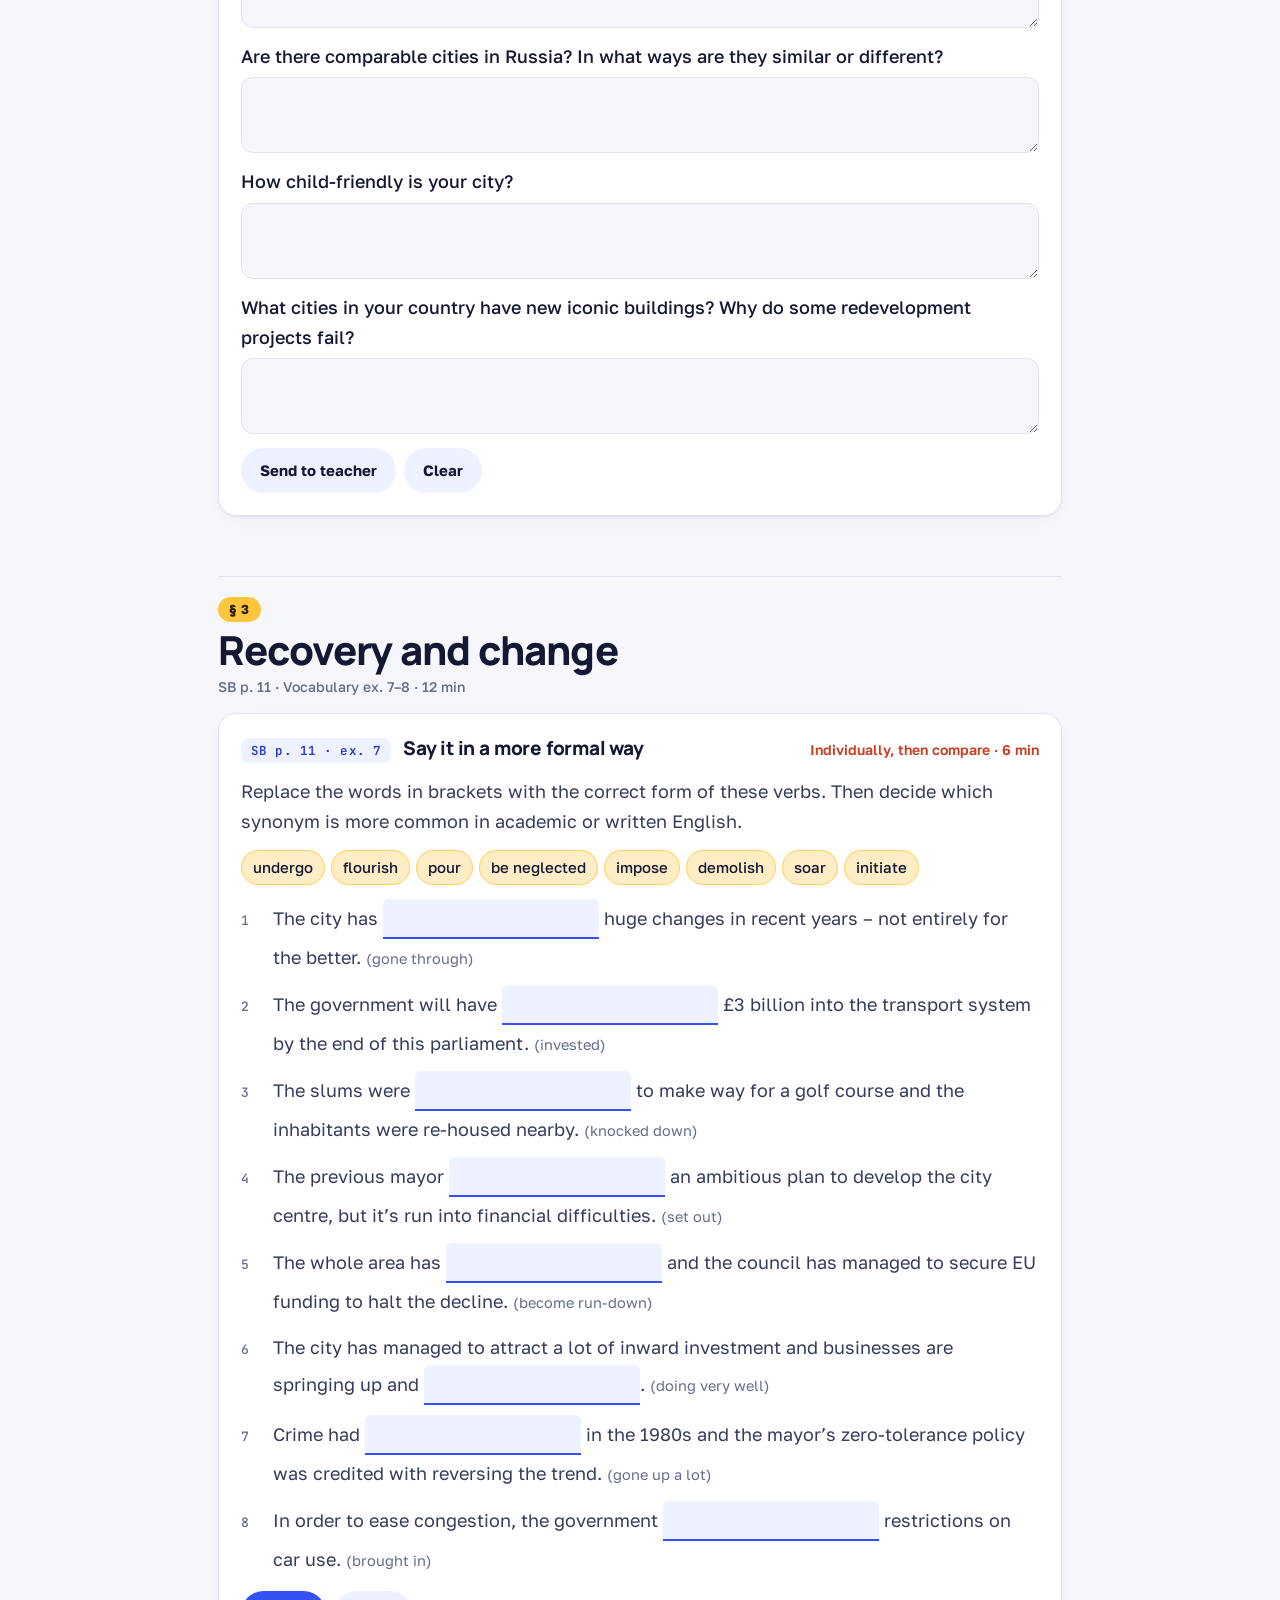
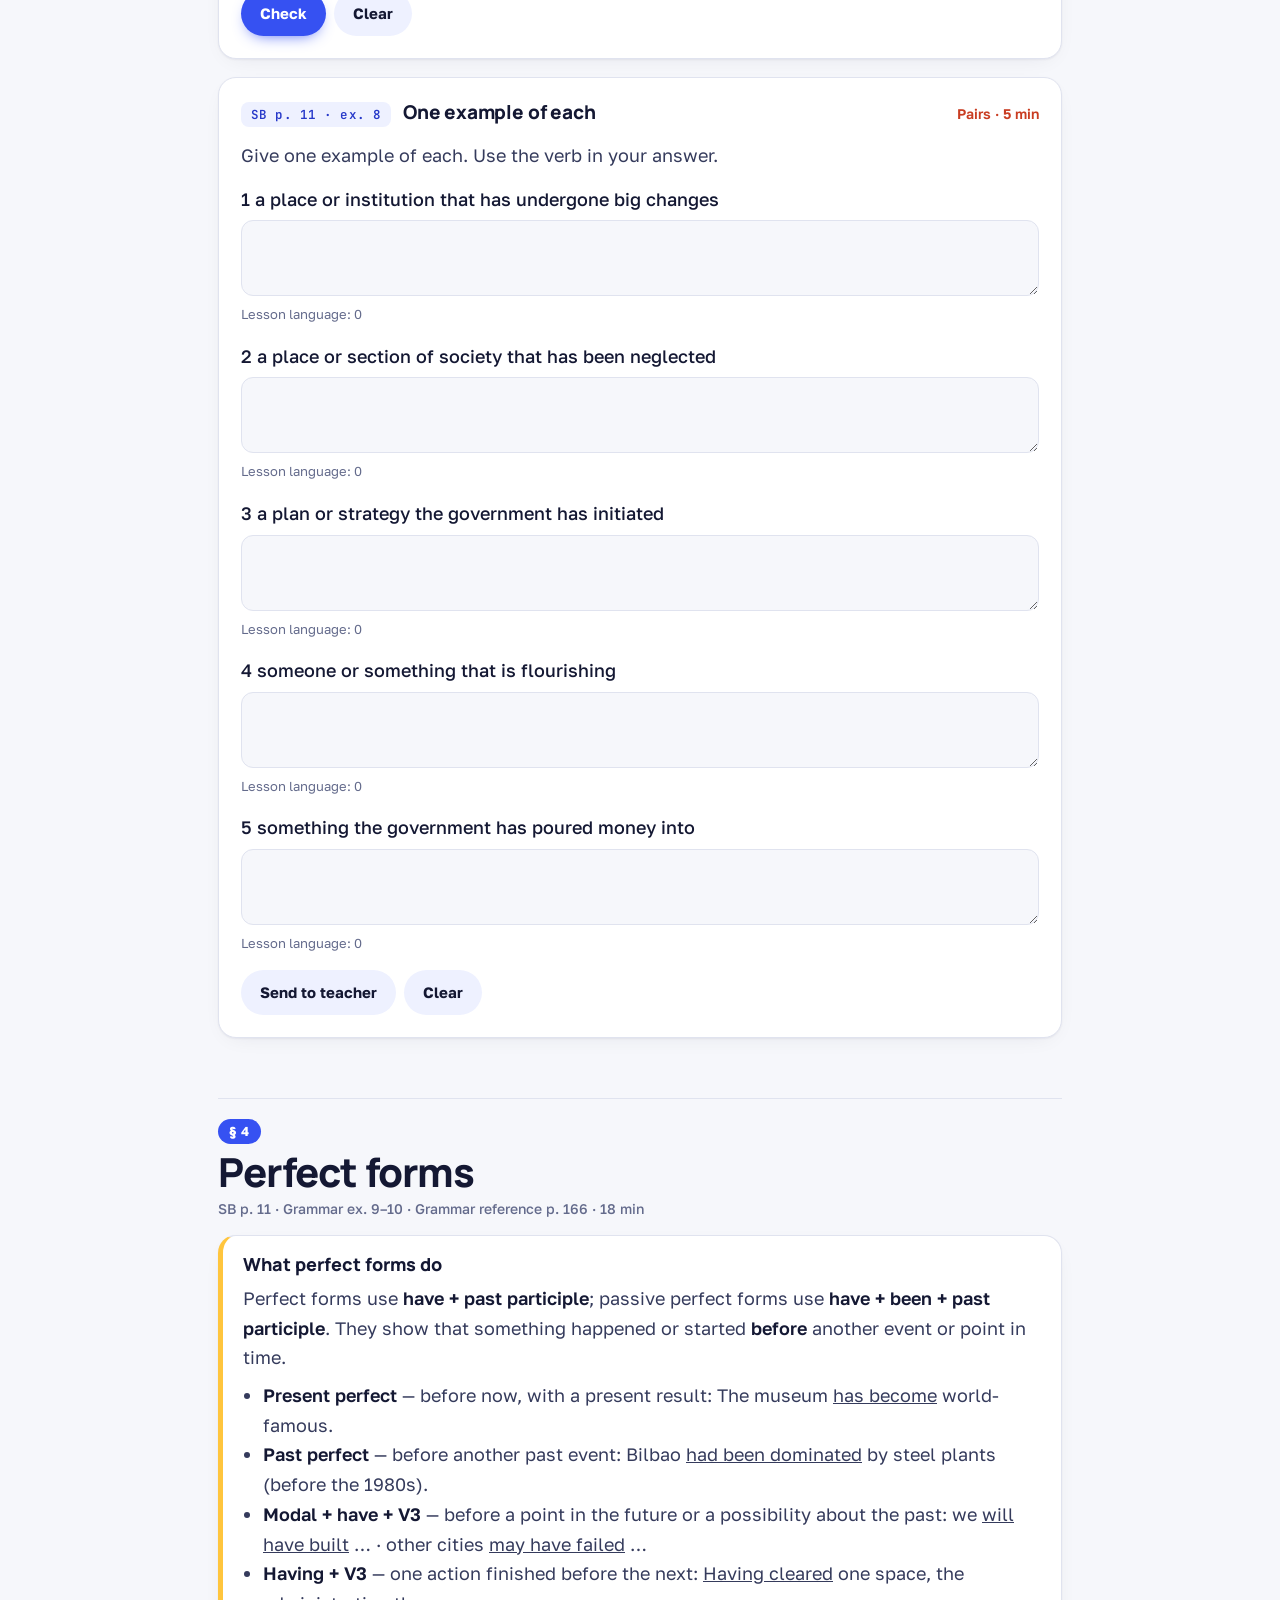
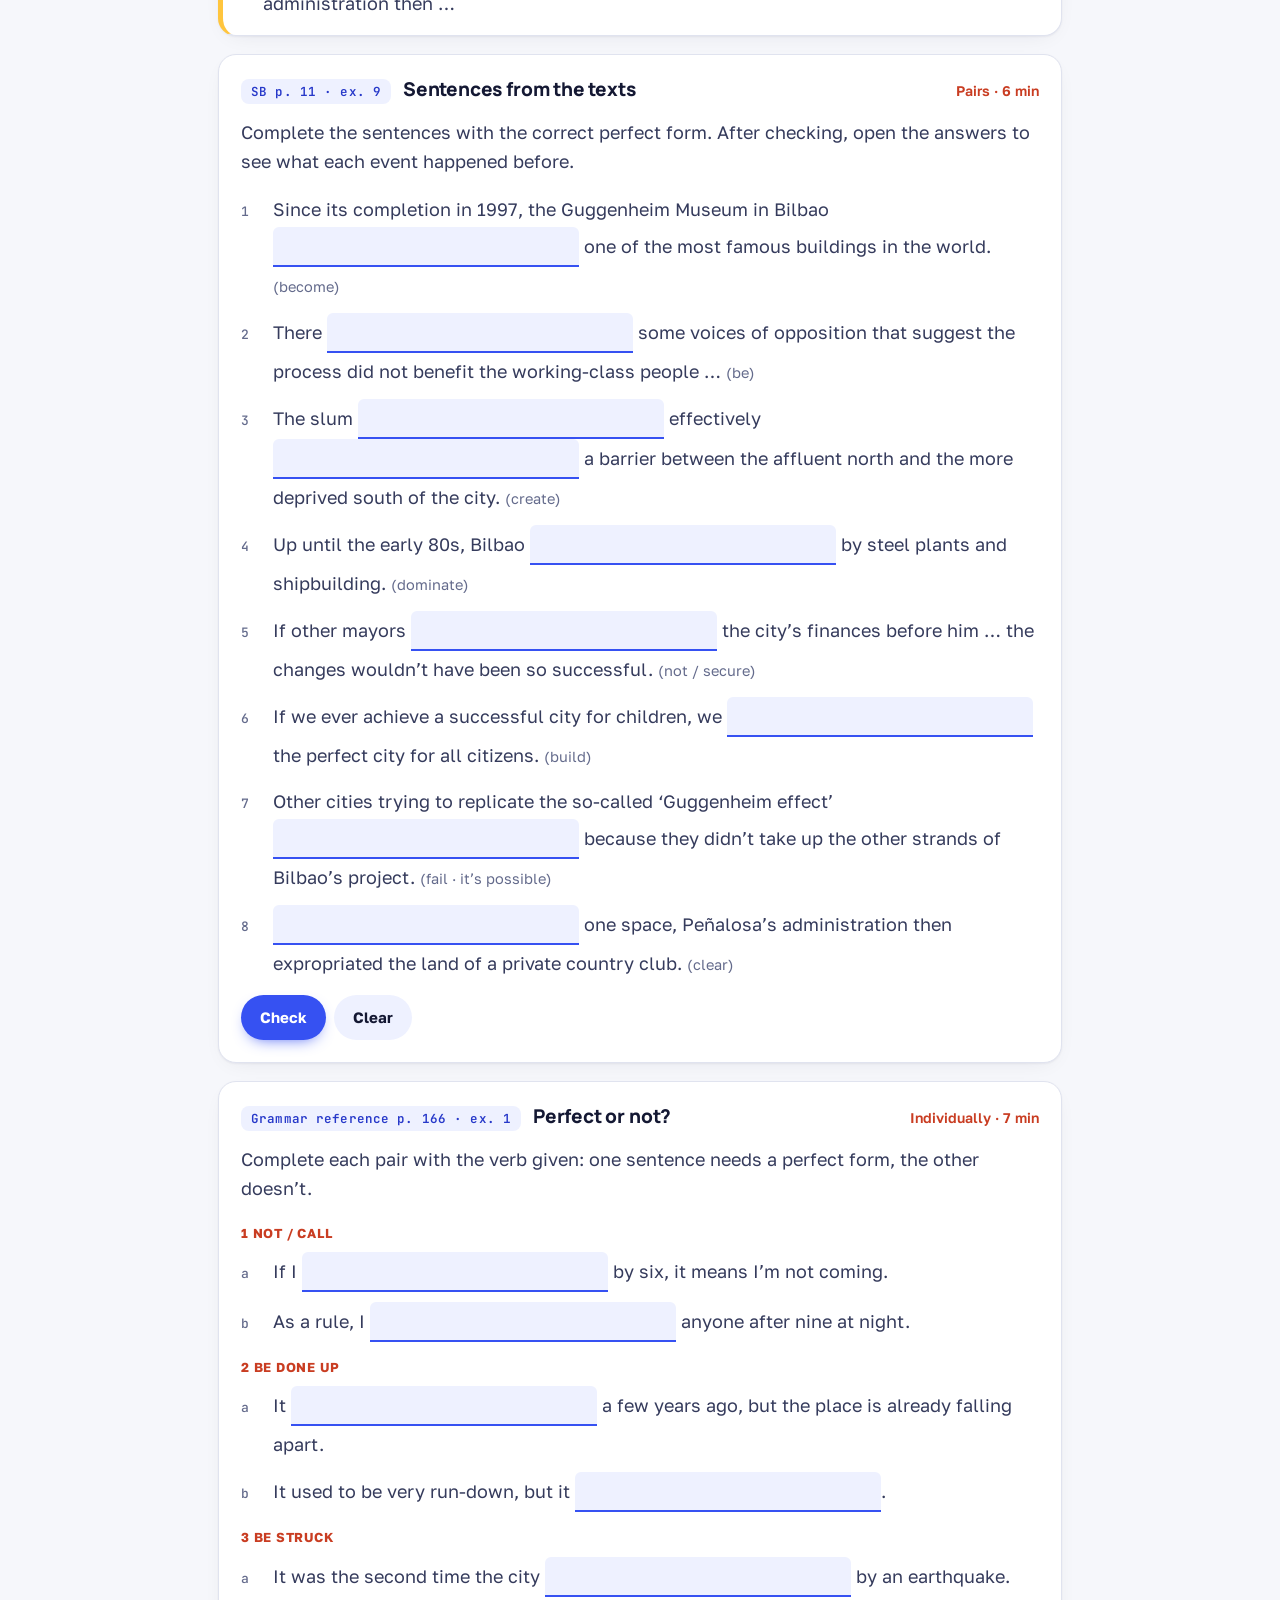
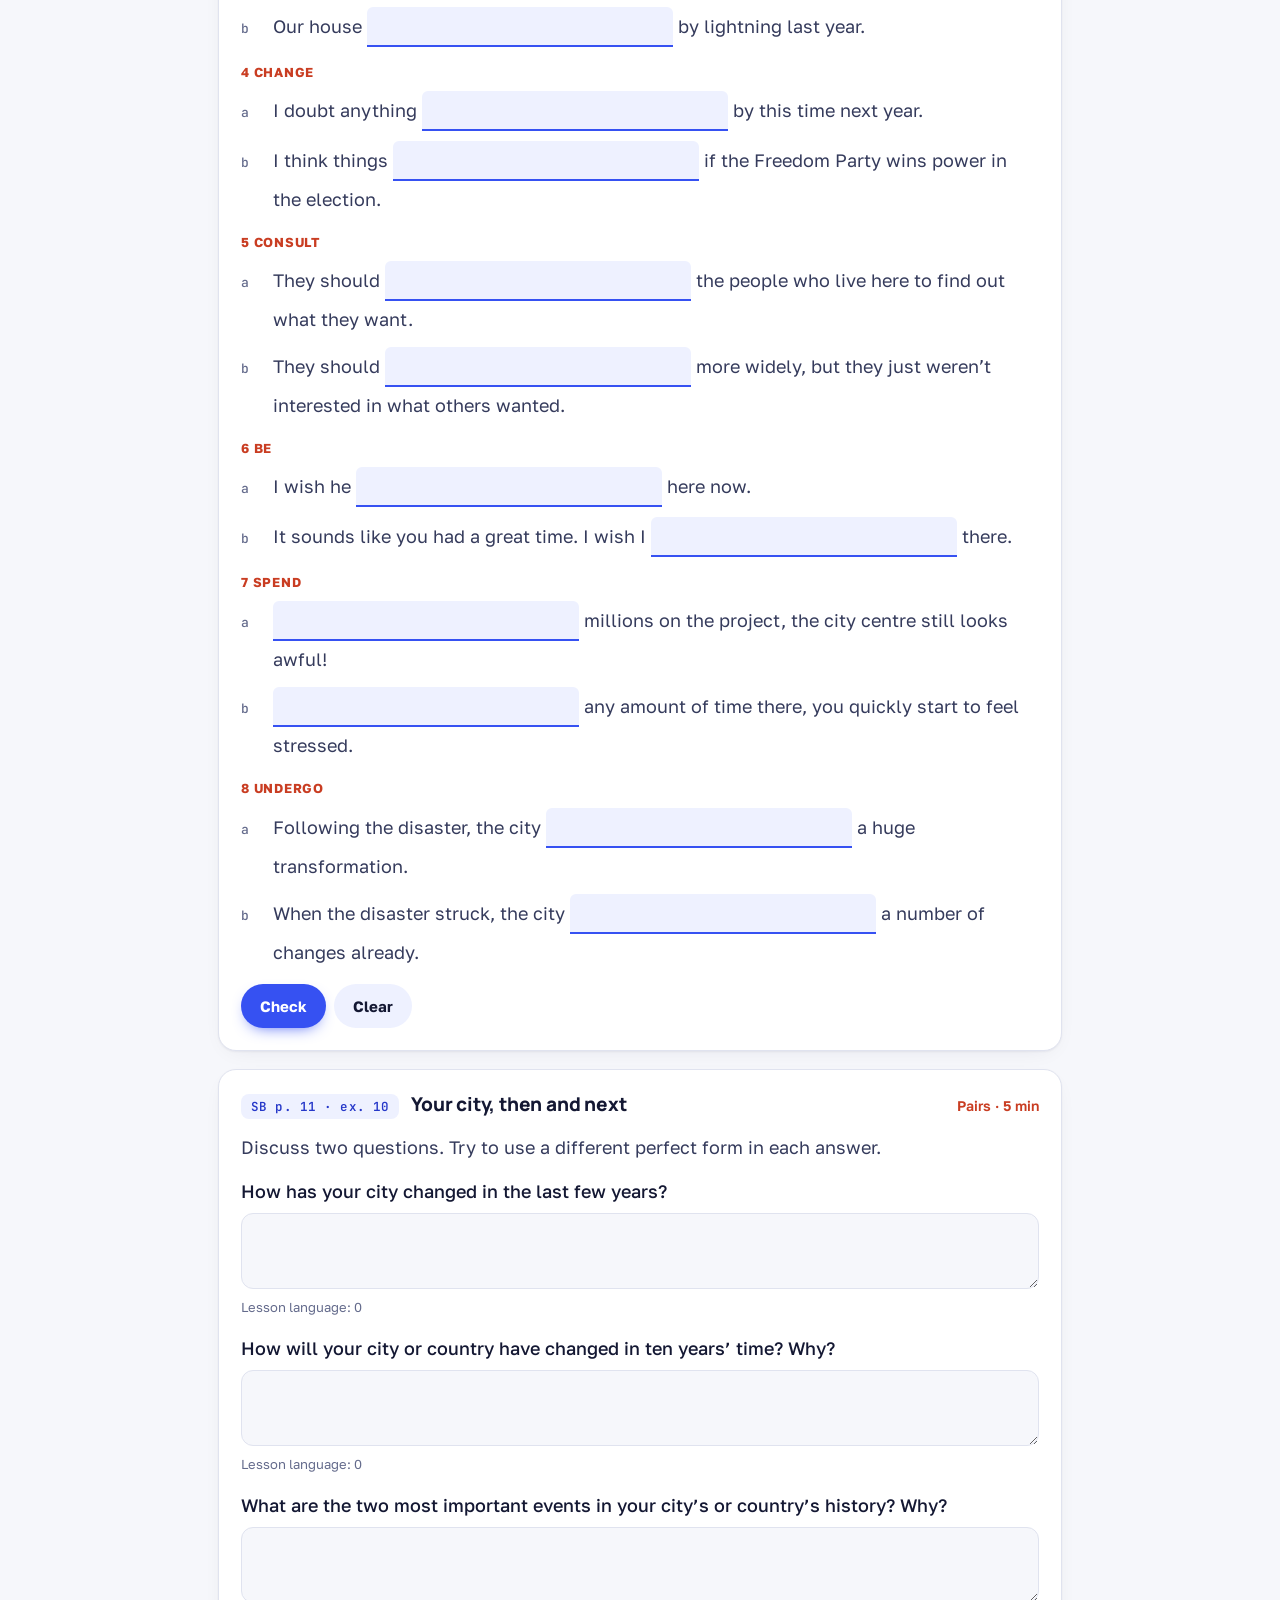
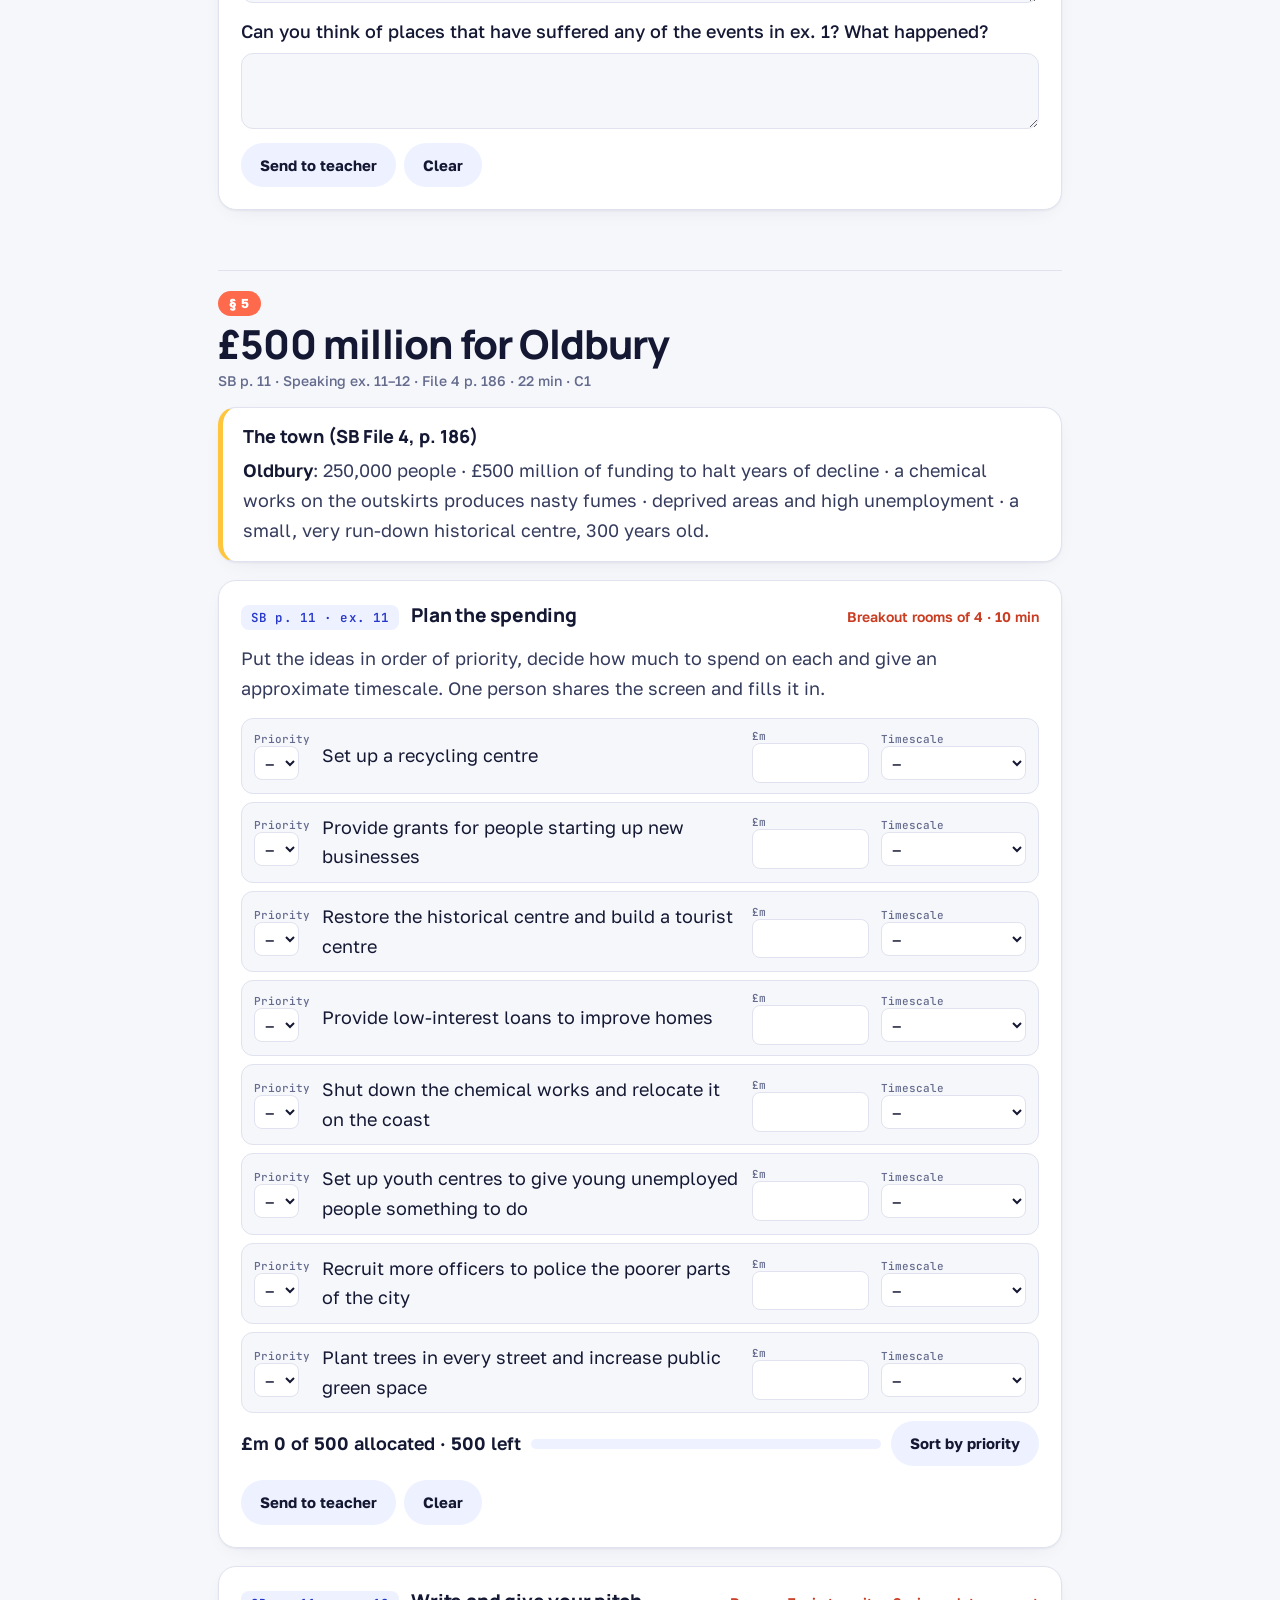
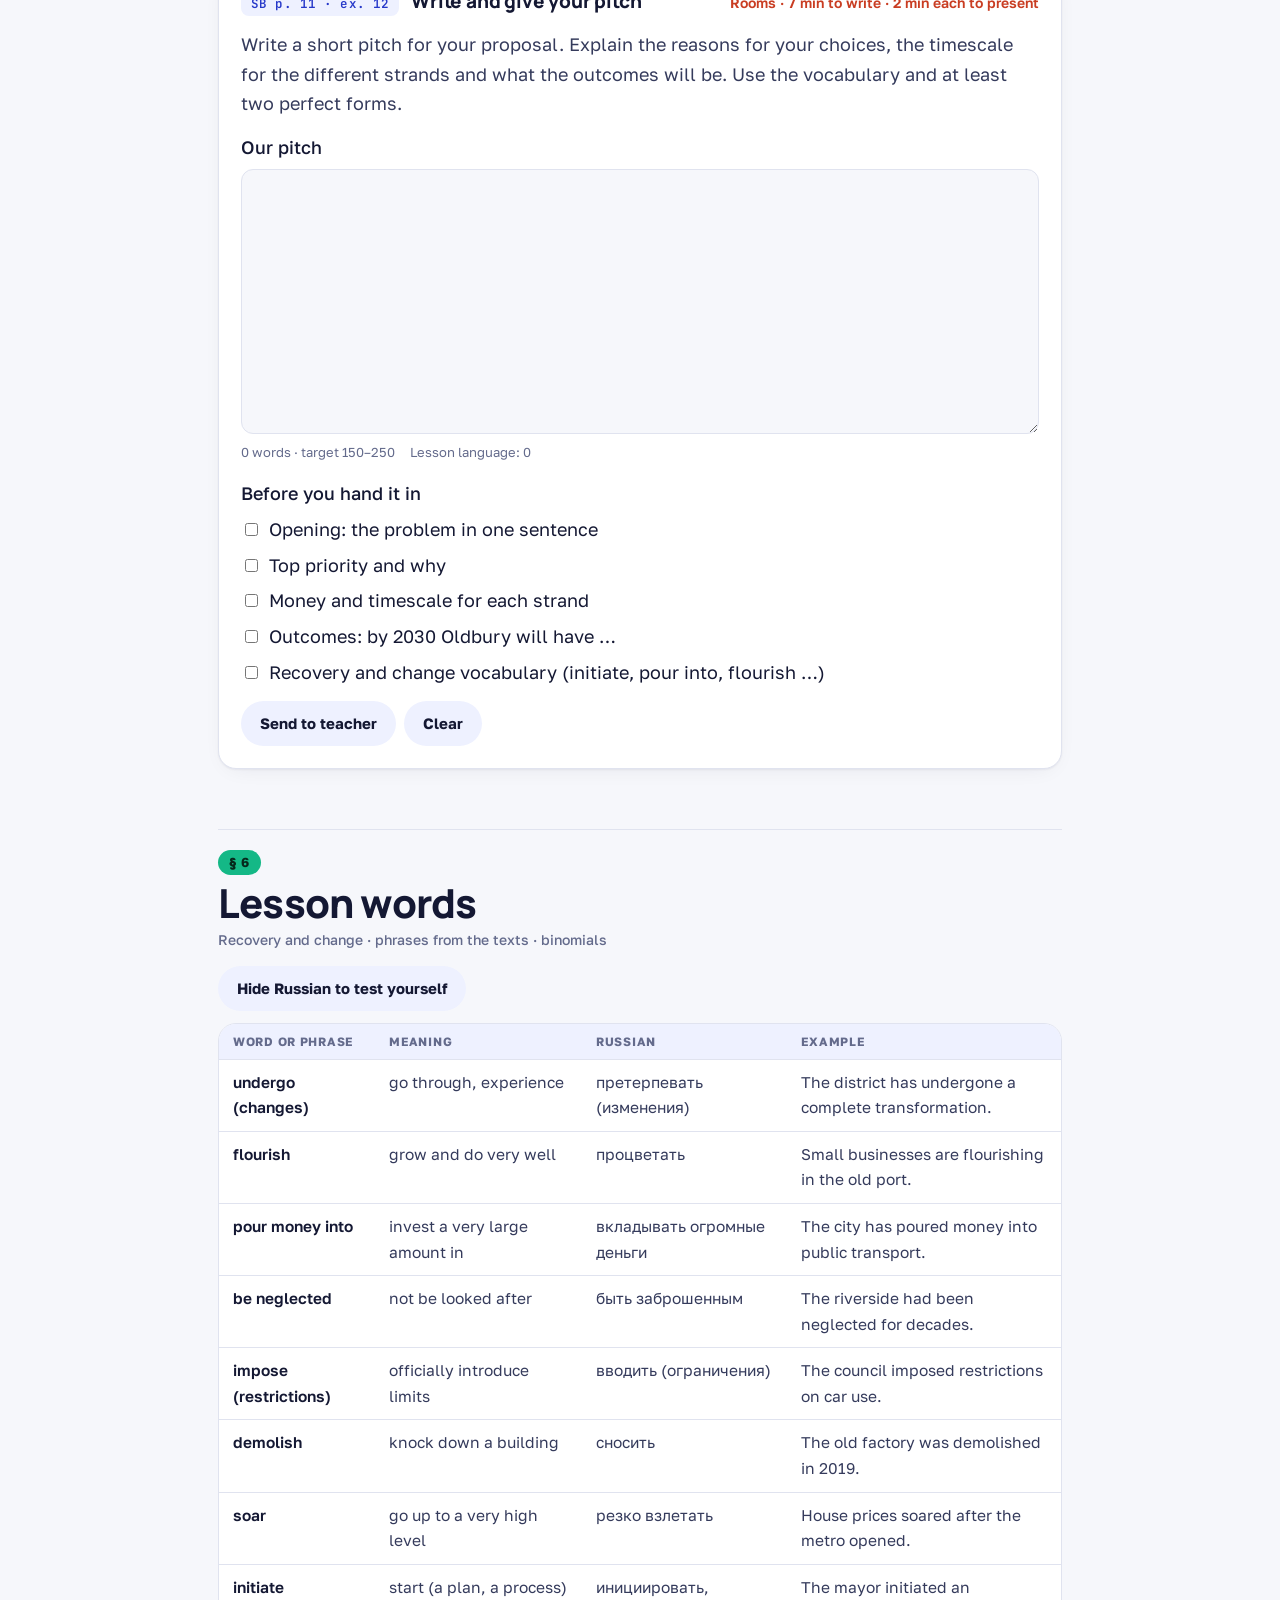
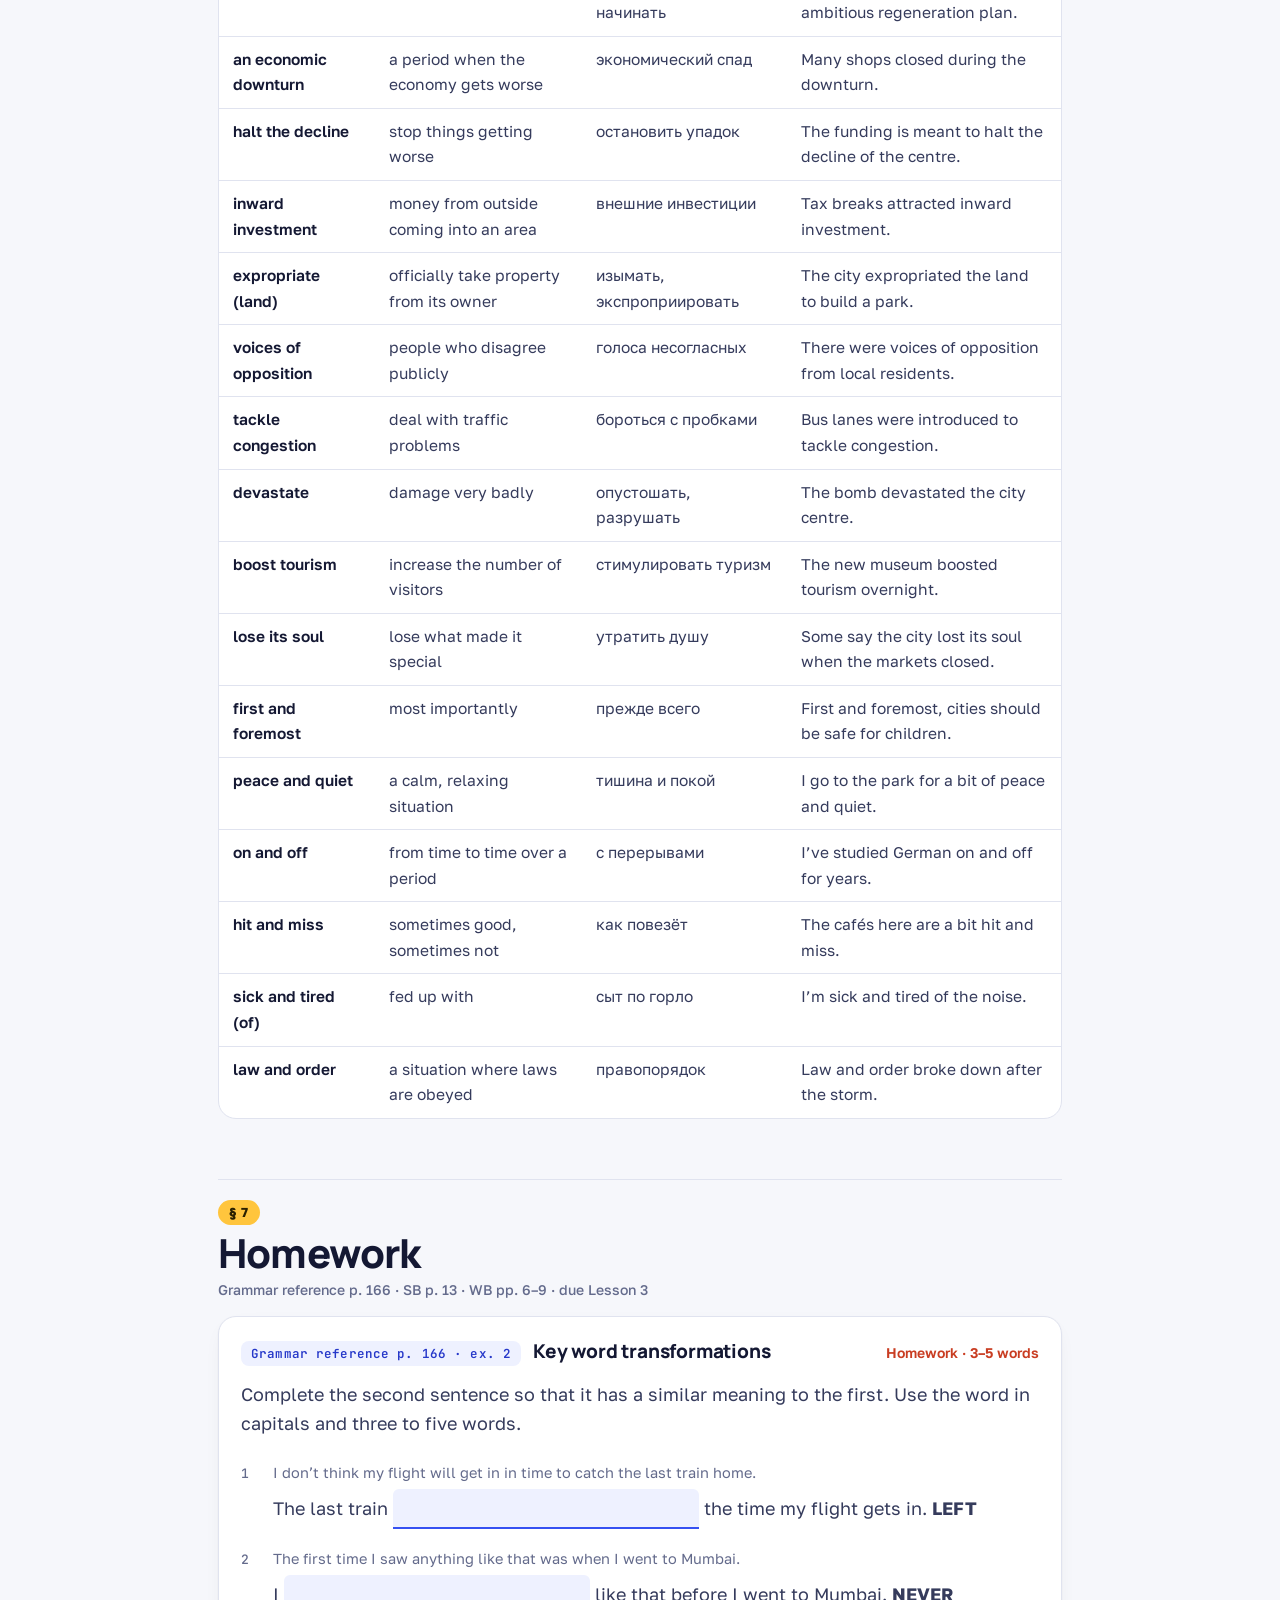
<file: lessons/02-urban-renewal/index.html>
<!doctype html>
<html lang="en">
<head>
<meta charset="utf-8">
<meta name="viewport" content="width=device-width,initial-scale=1,viewport-fit=cover">
<meta name="robots" content="noindex,nofollow">
<title>Lesson 2 · Urban renewal · Advanced English</title>
<link rel="preconnect" href="https://fonts.googleapis.com">
<link rel="preconnect" href="https://fonts.gstatic.com" crossorigin>
<link rel="stylesheet" href="https://fonts.googleapis.com/css2?family=Manrope:wght@500;700;800&family=Golos+Text:wght@400;500;600;700&family=JetBrains+Mono:wght@500;600&display=swap">
<link rel="stylesheet" href="../../assets/style.css?v=202611252217">
</head>
<body>
<div id="app"><noscript>This lesson needs JavaScript switched on.</noscript></div>
<script src="../../assets/config.js?v=202611252217"></script>
<script src="../../assets/course.js?v=202611252217"></script>
<script src="lesson.js?v=202611252217"></script>
<script src="../../assets/engine.js?v=202611252217"></script>
</body>
</html>
</file>
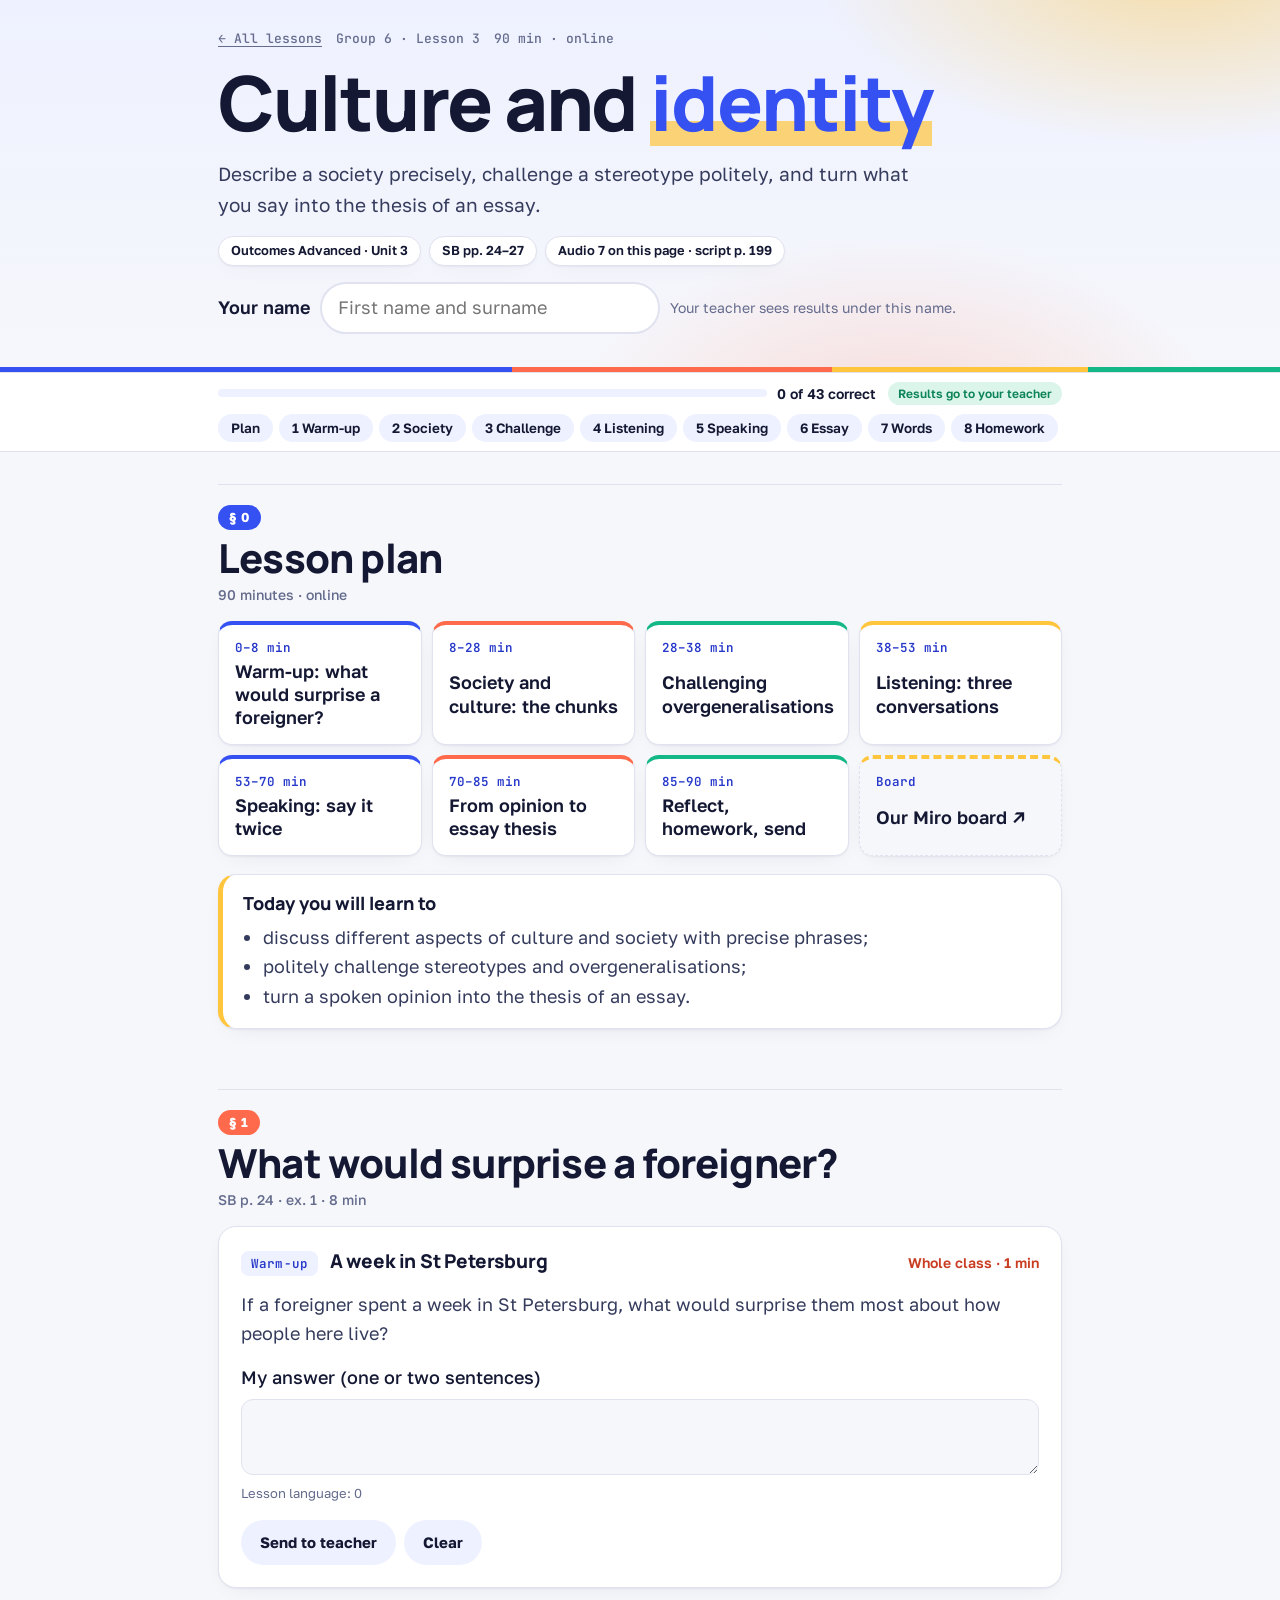
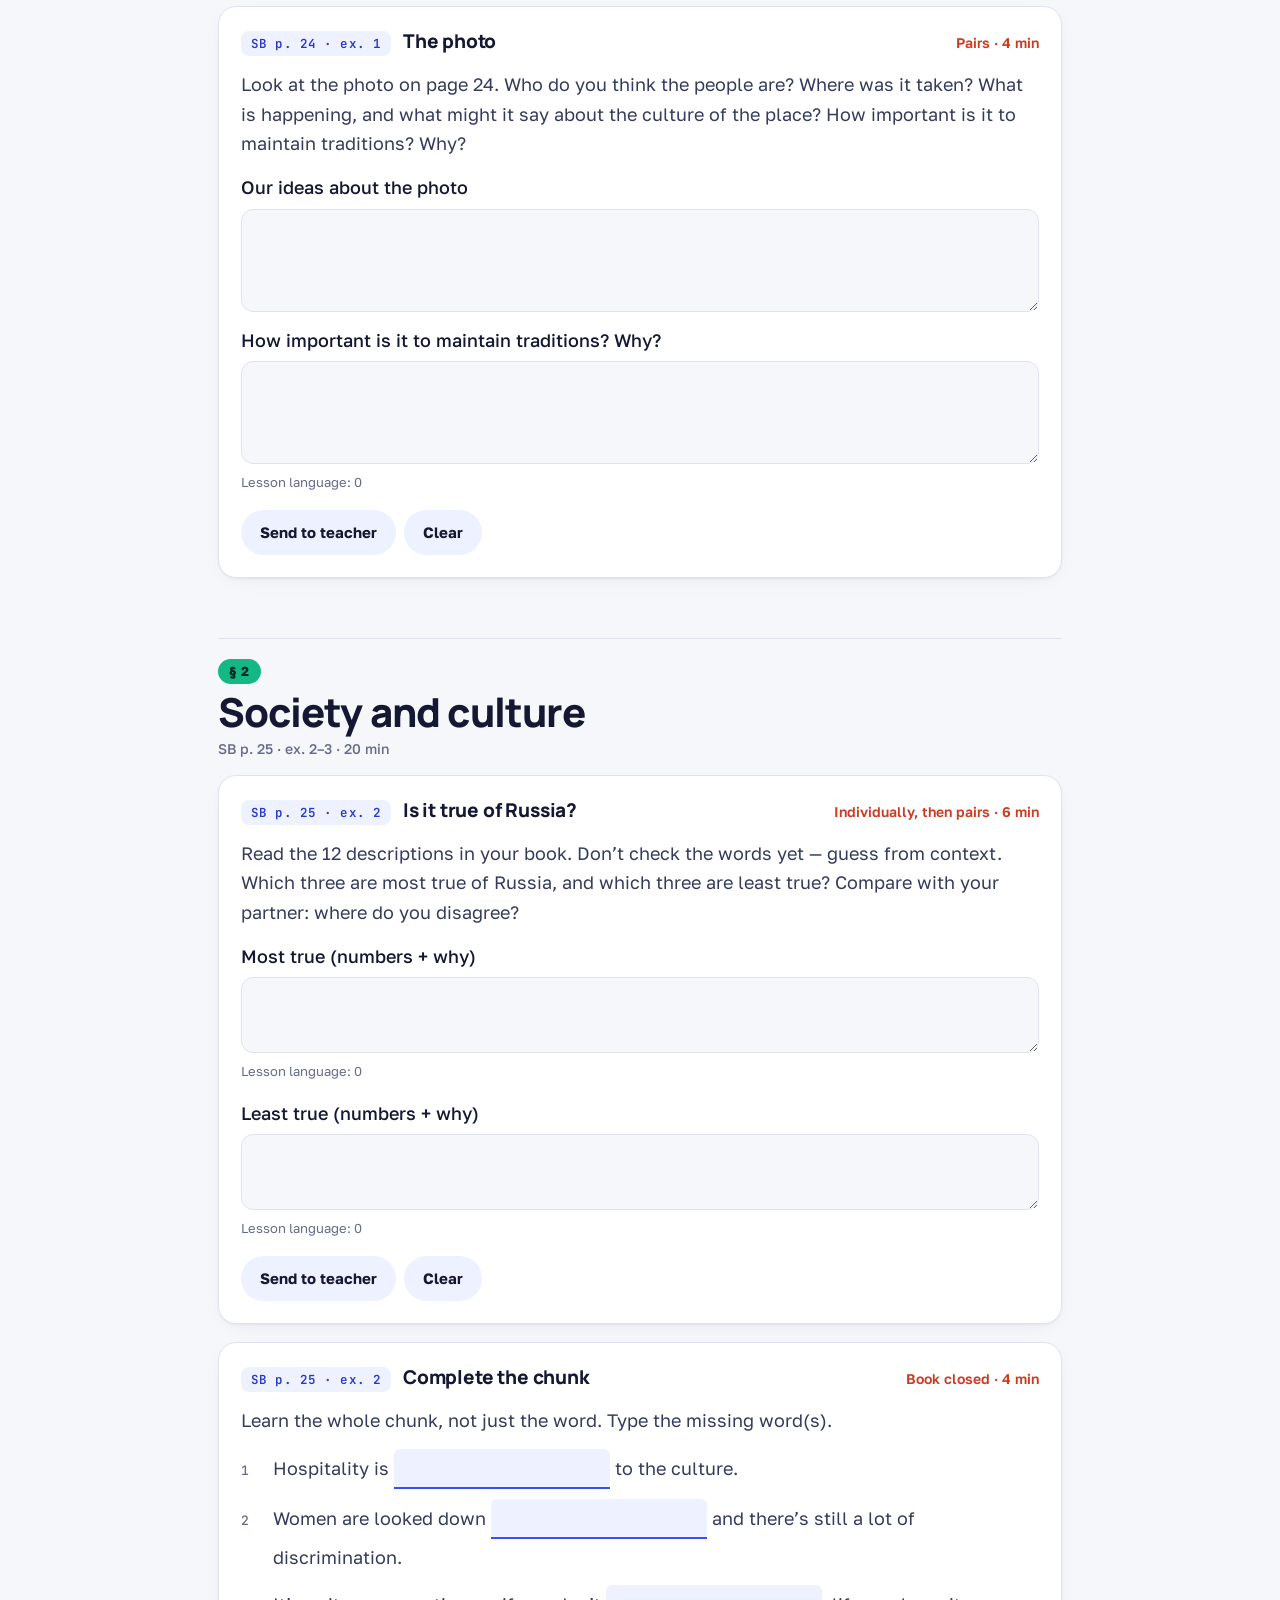
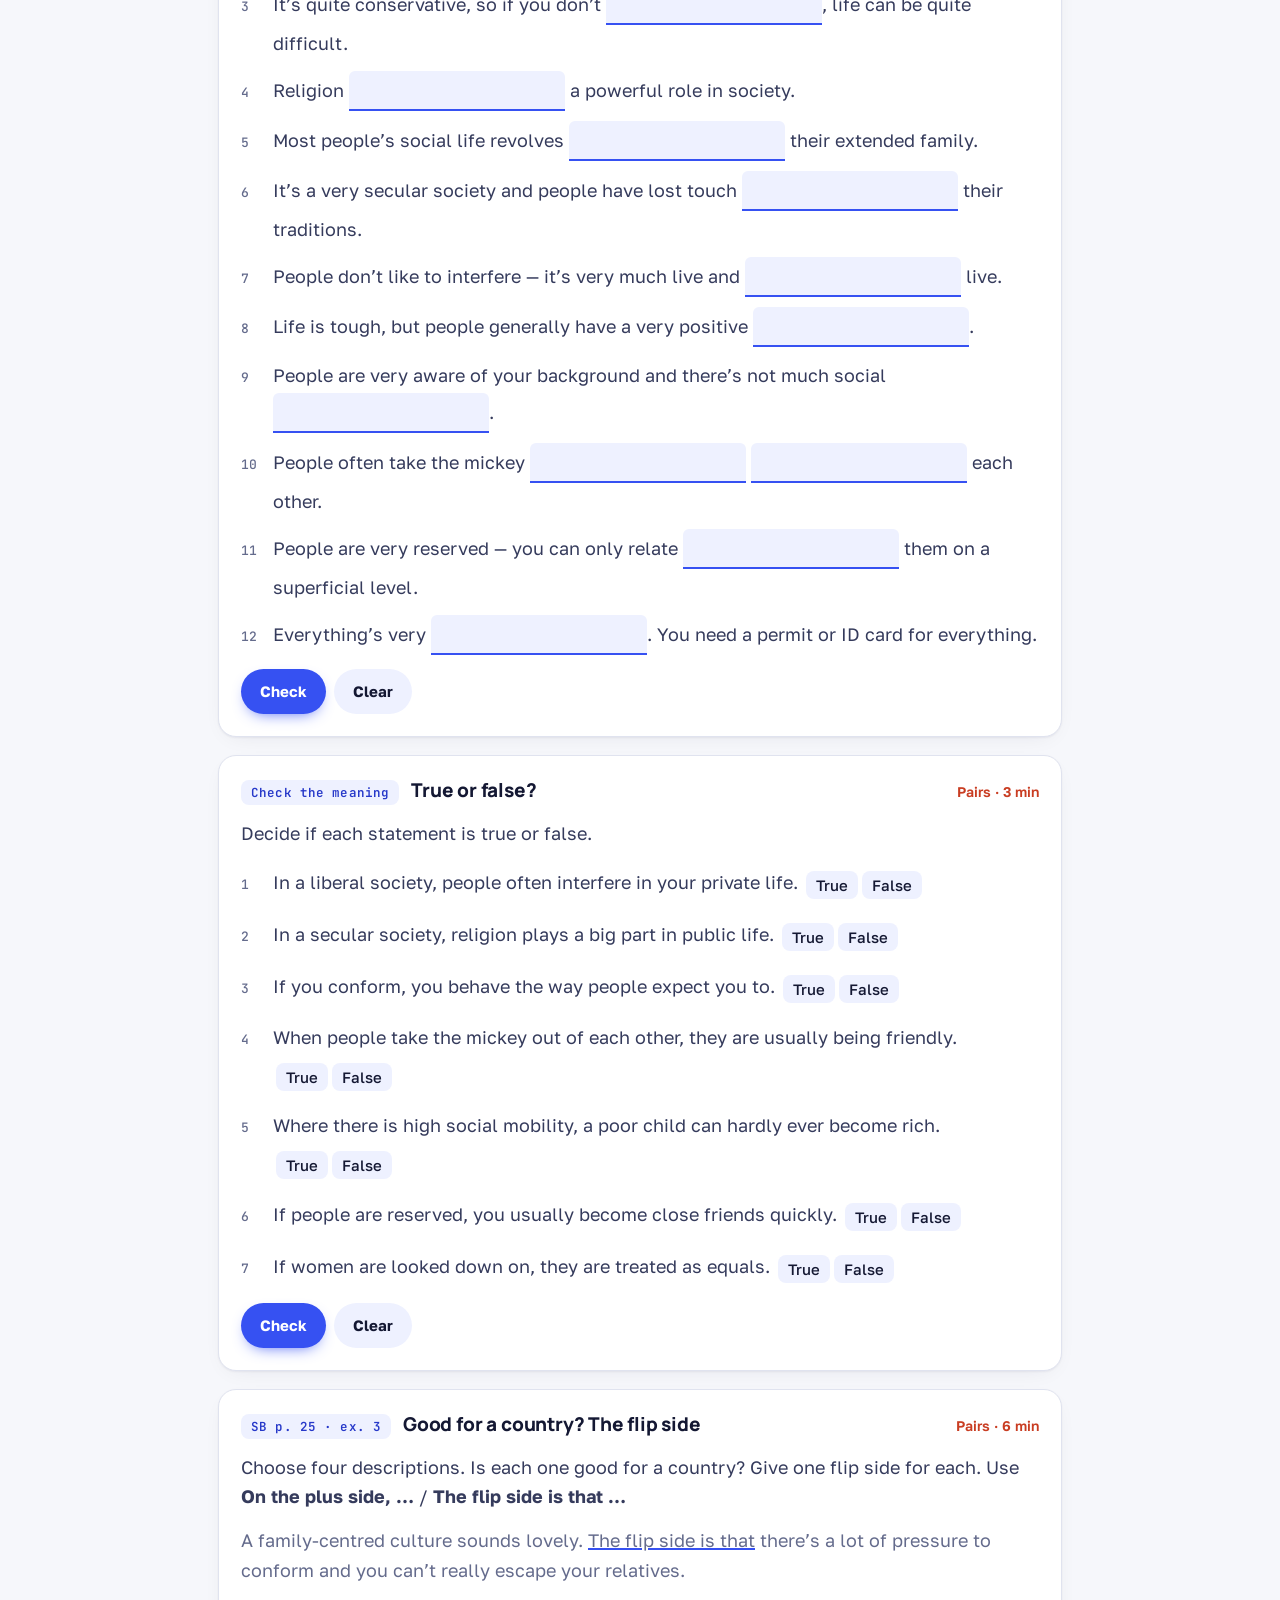
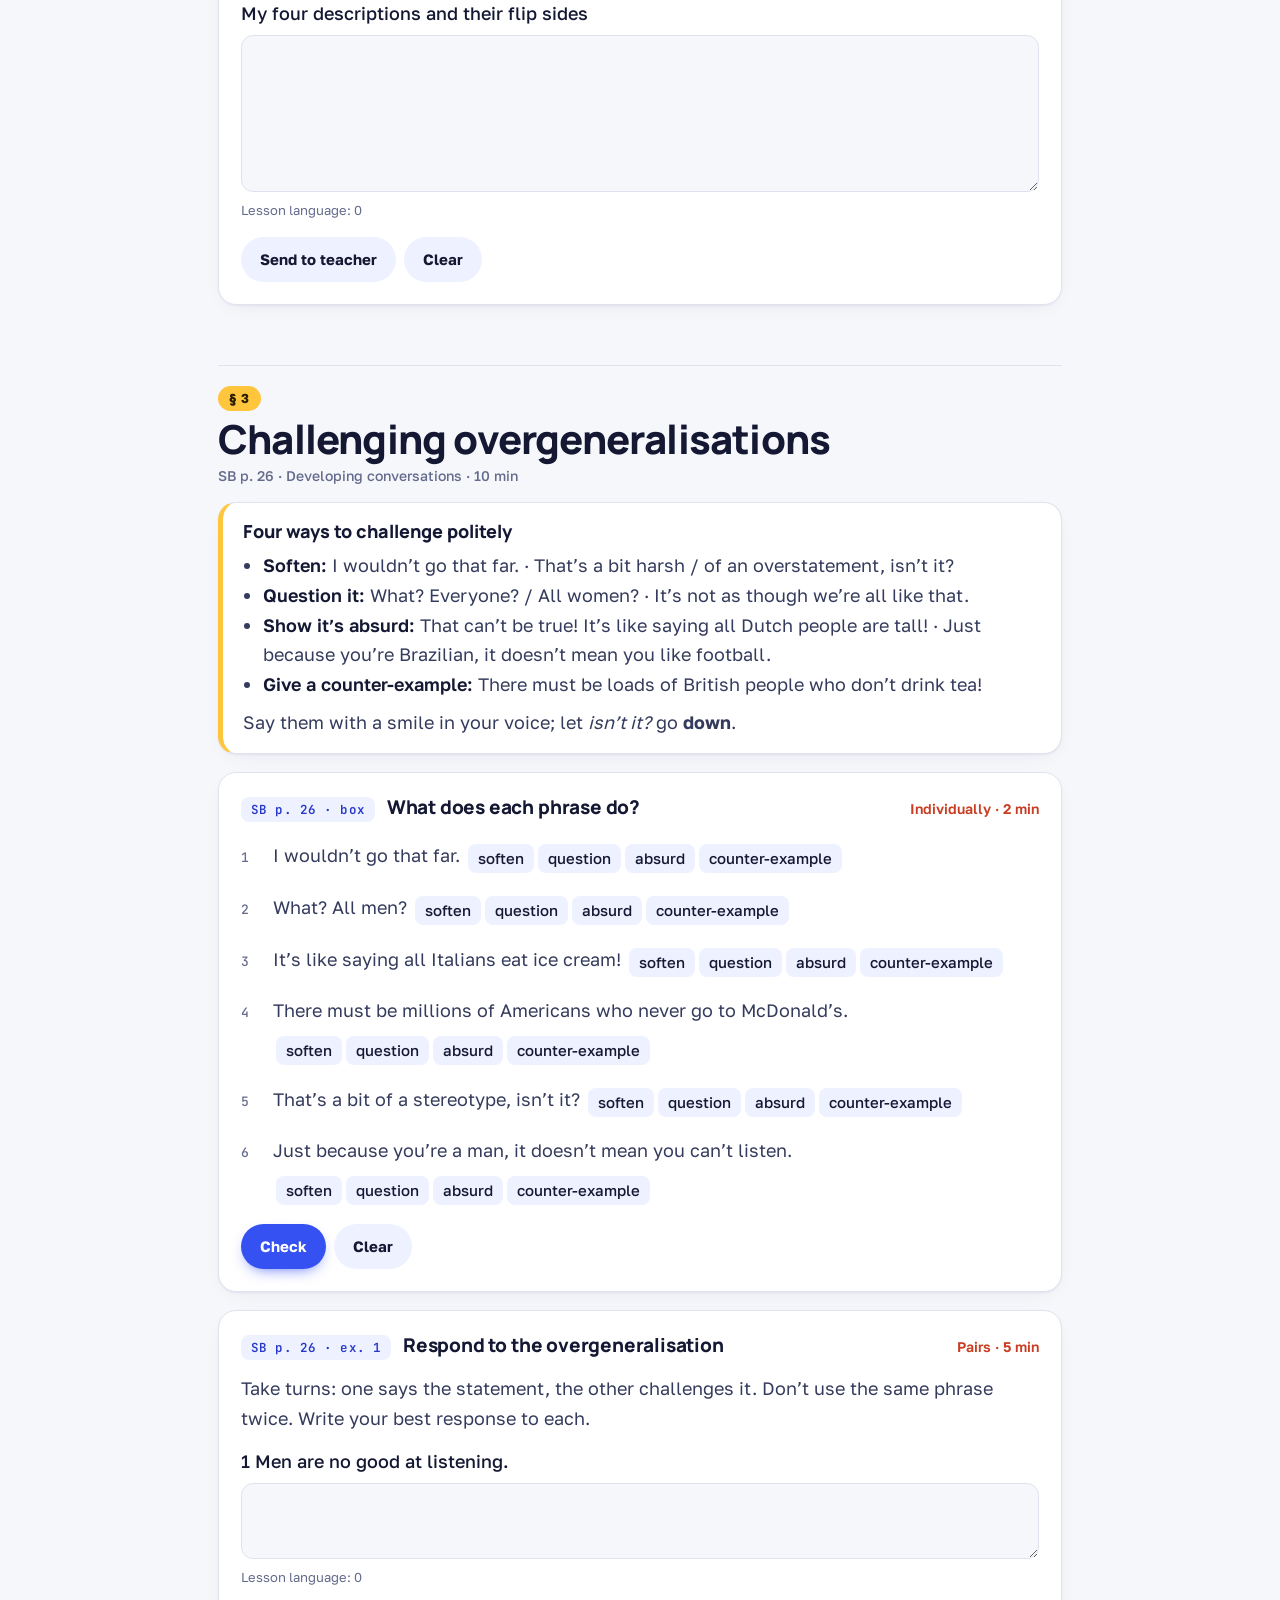
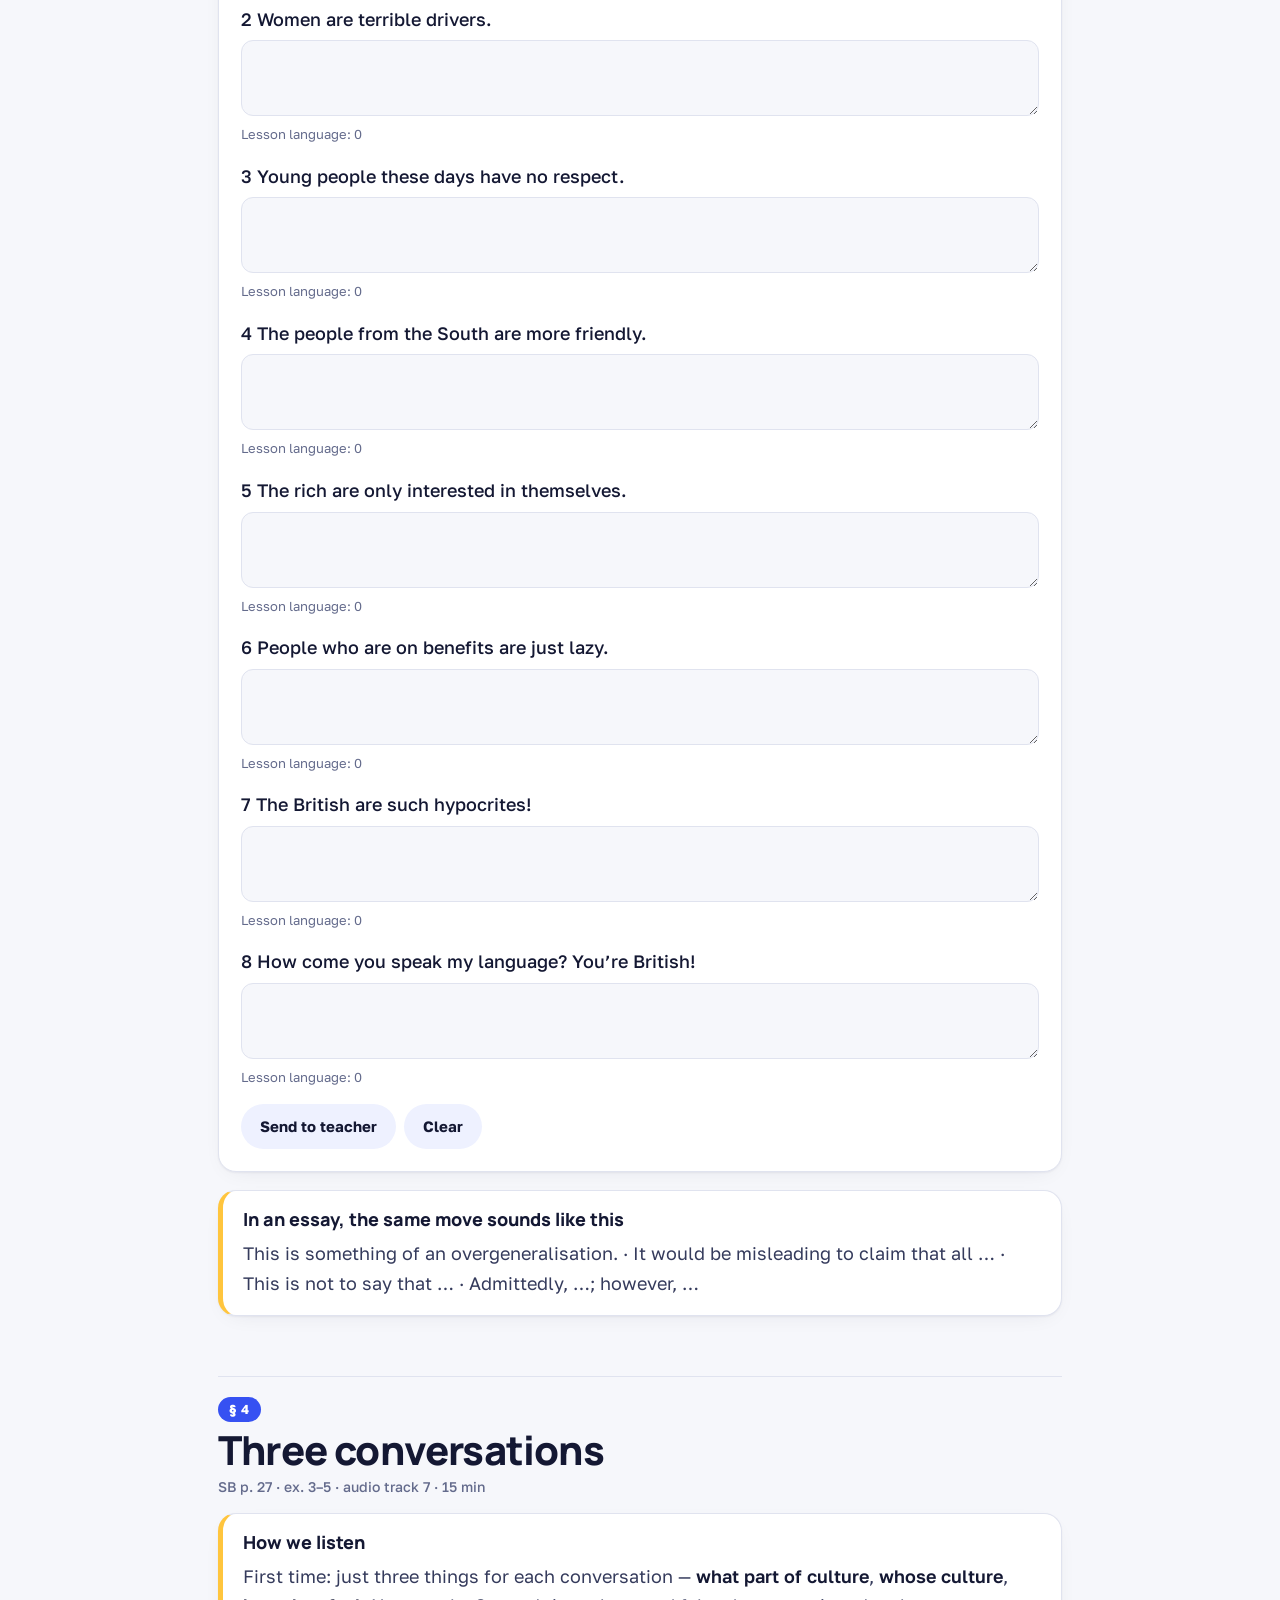
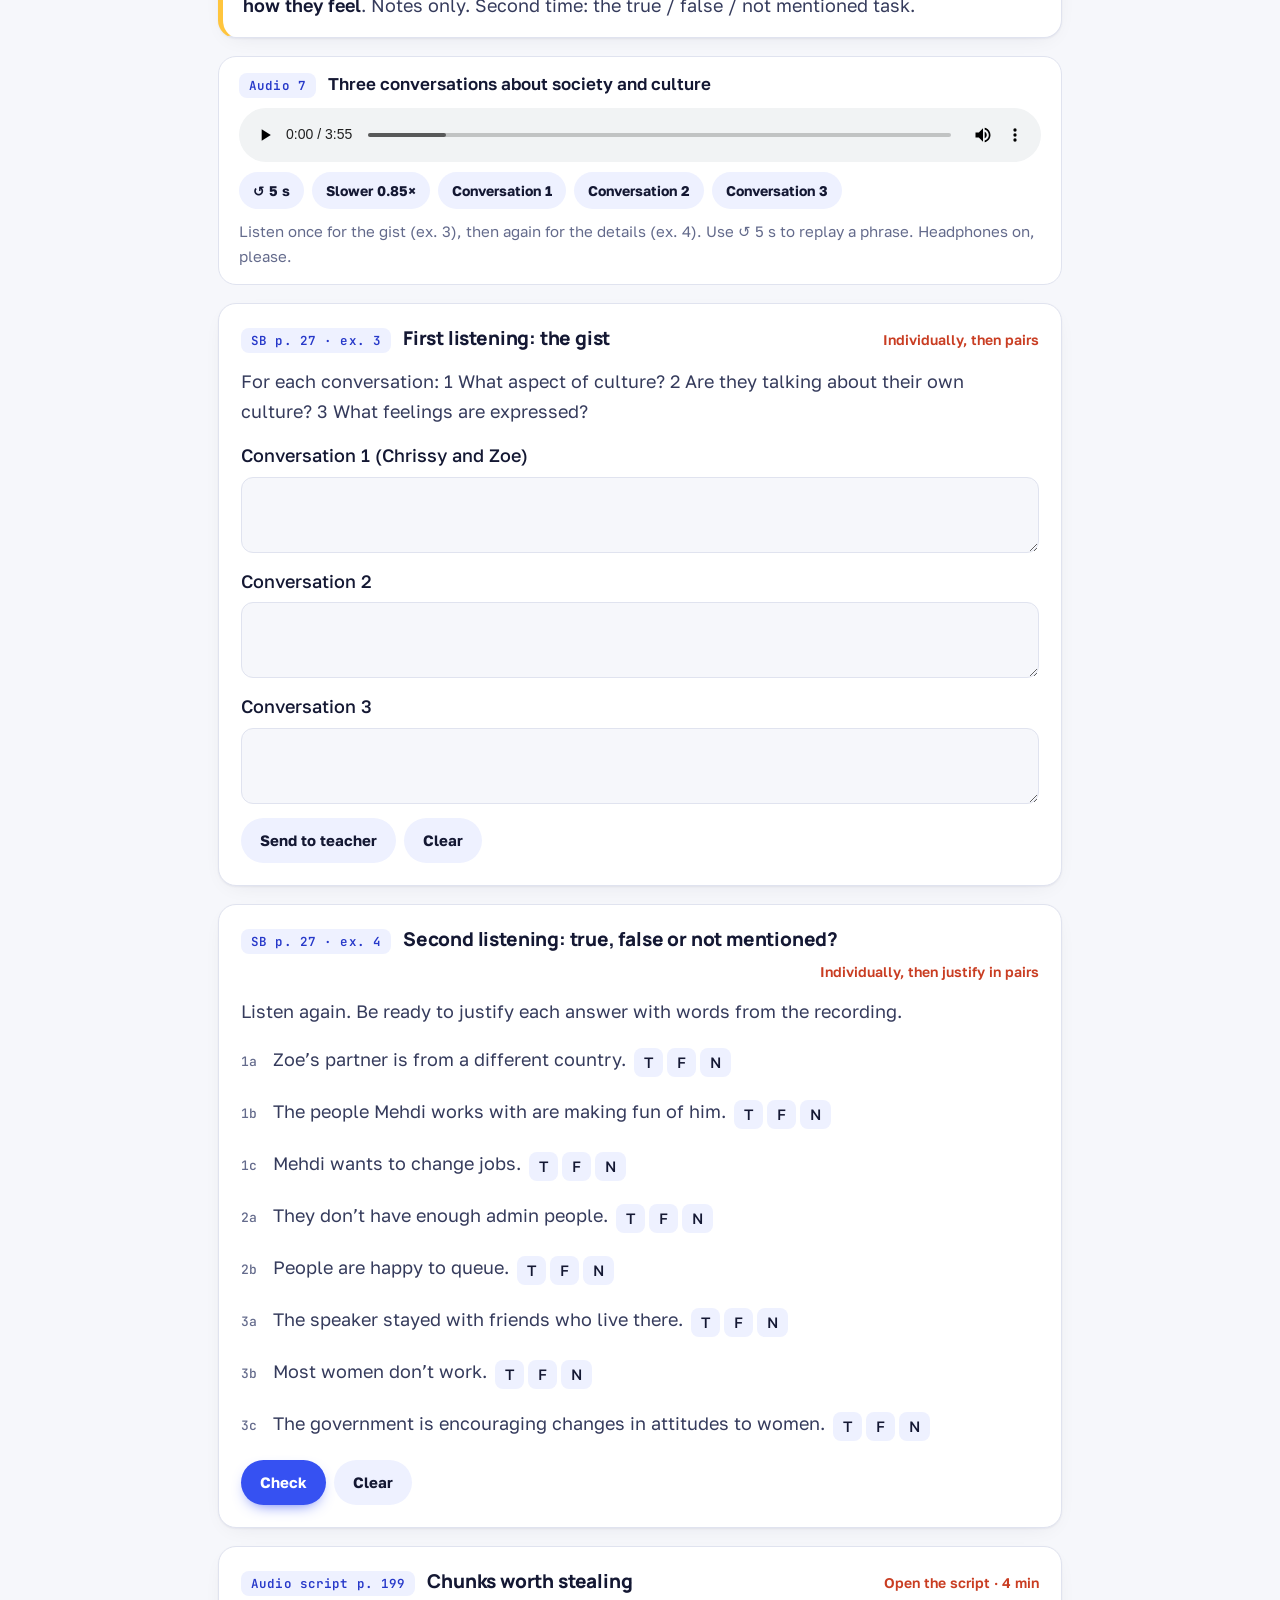
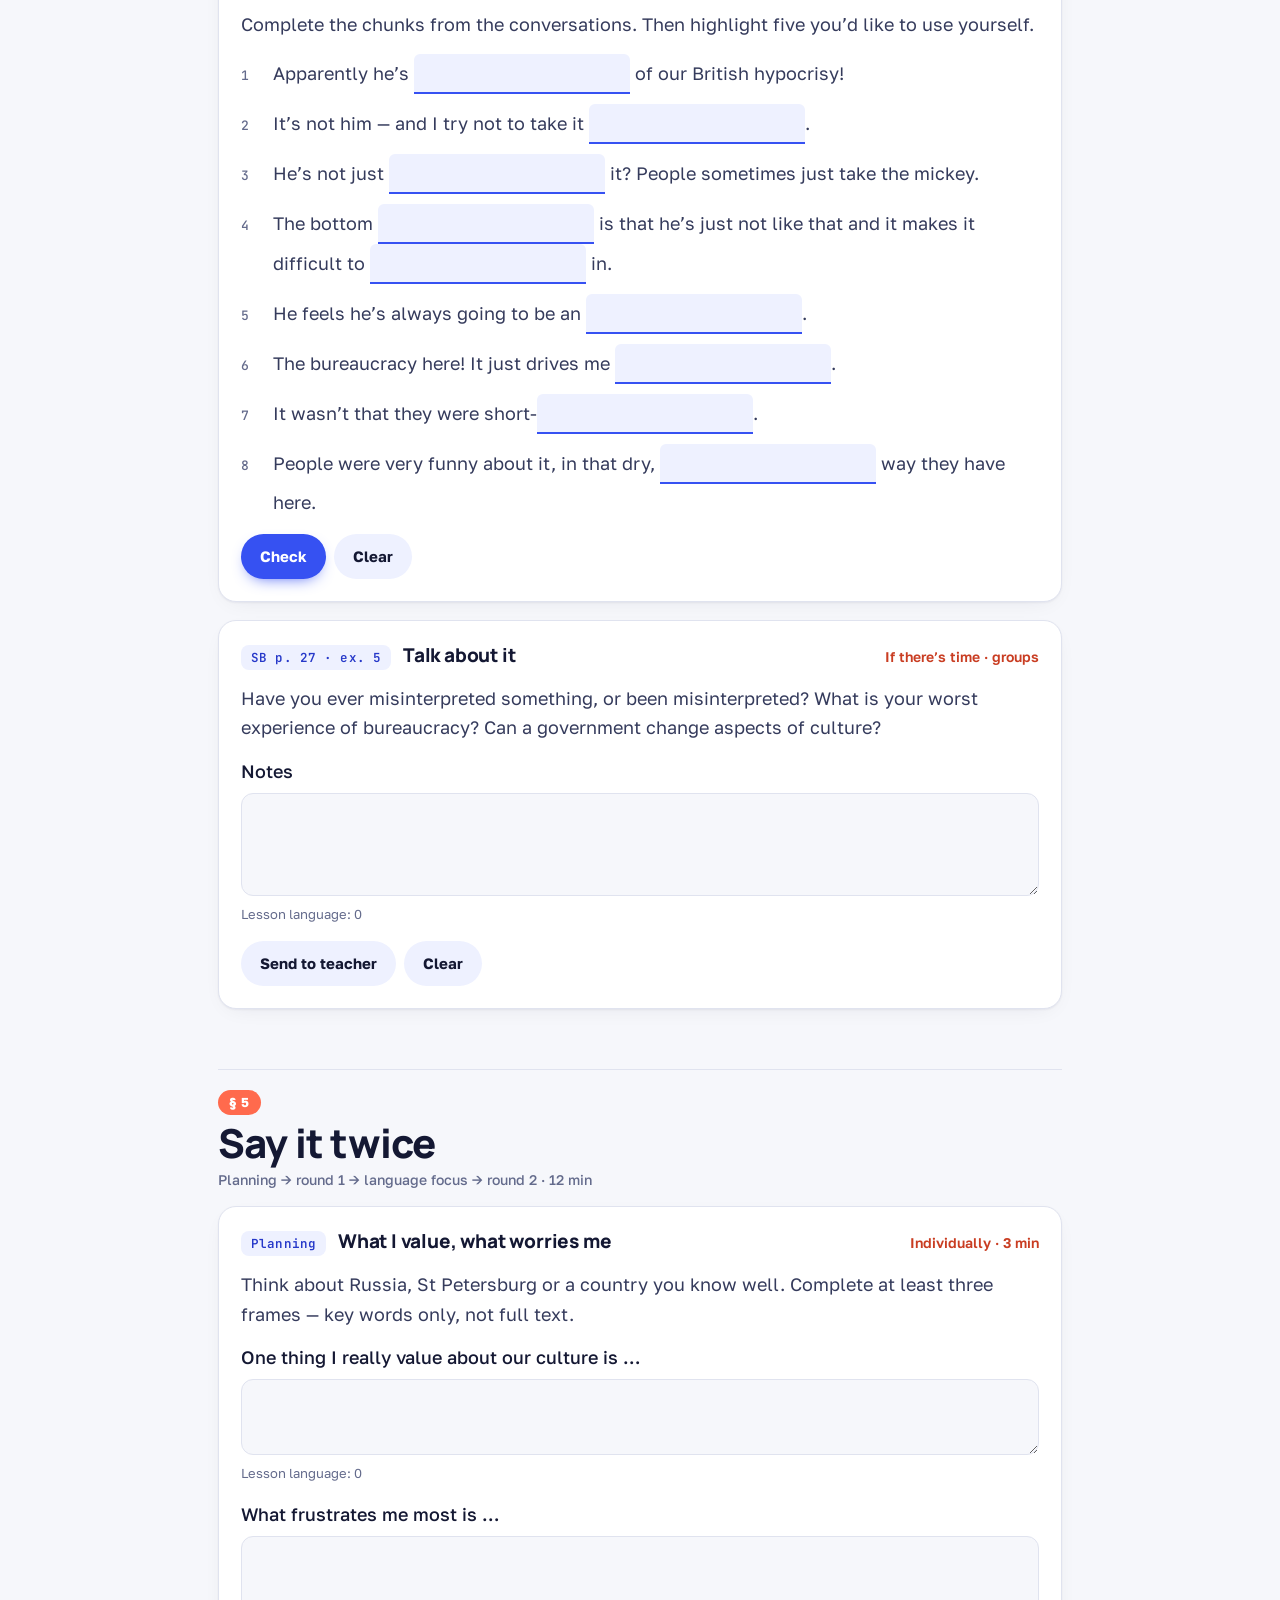
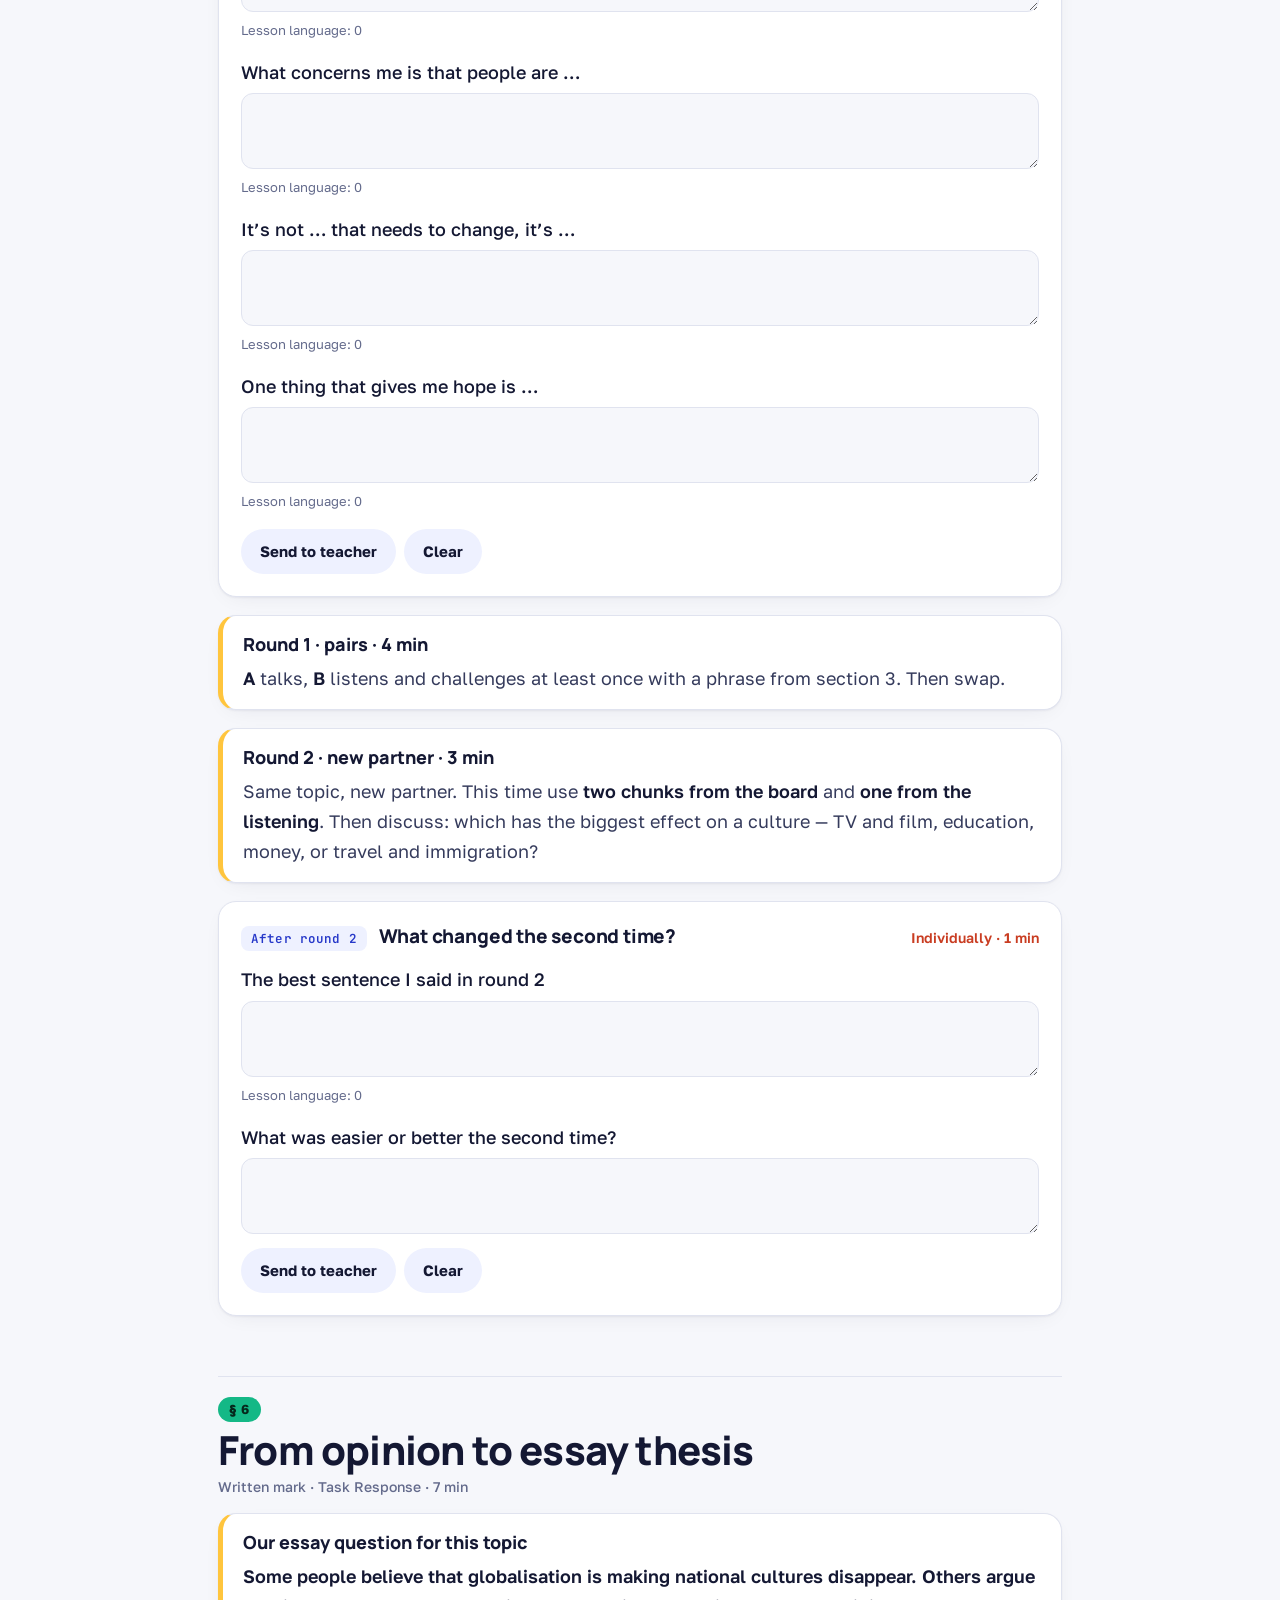
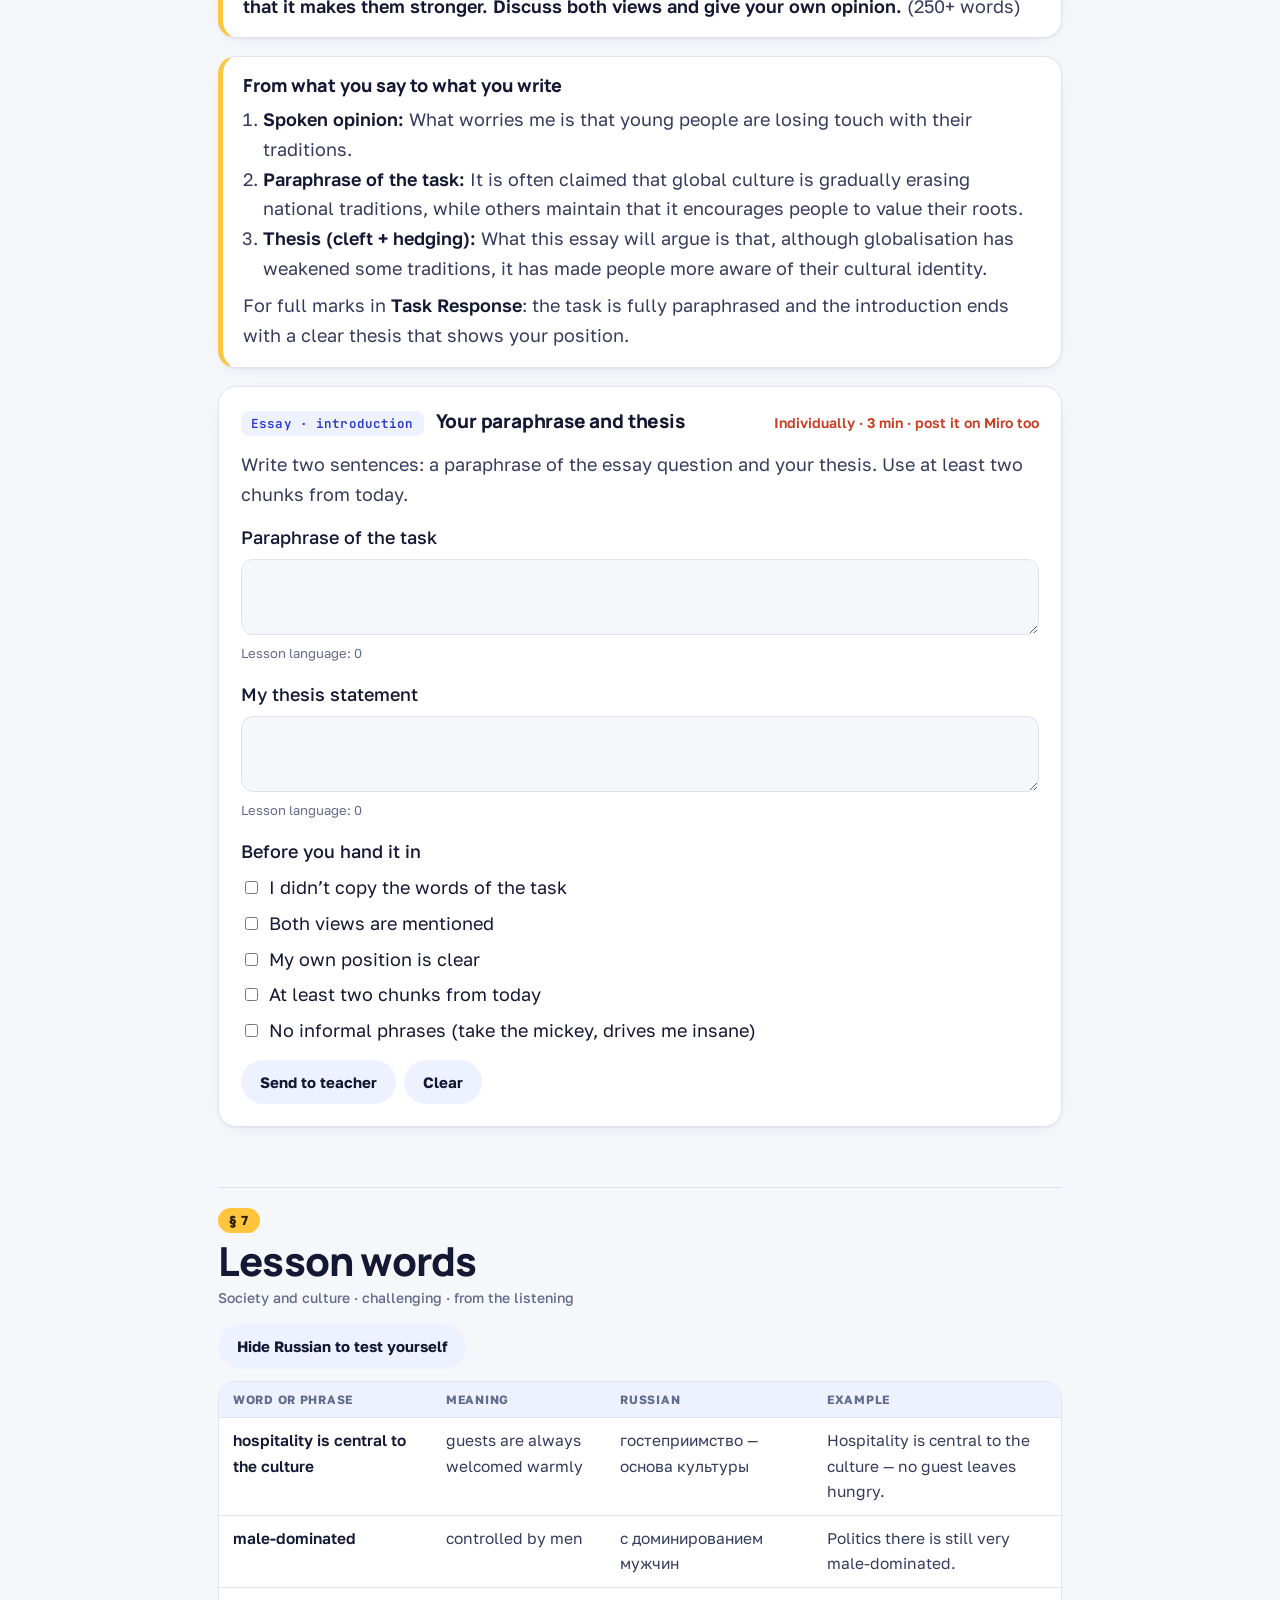
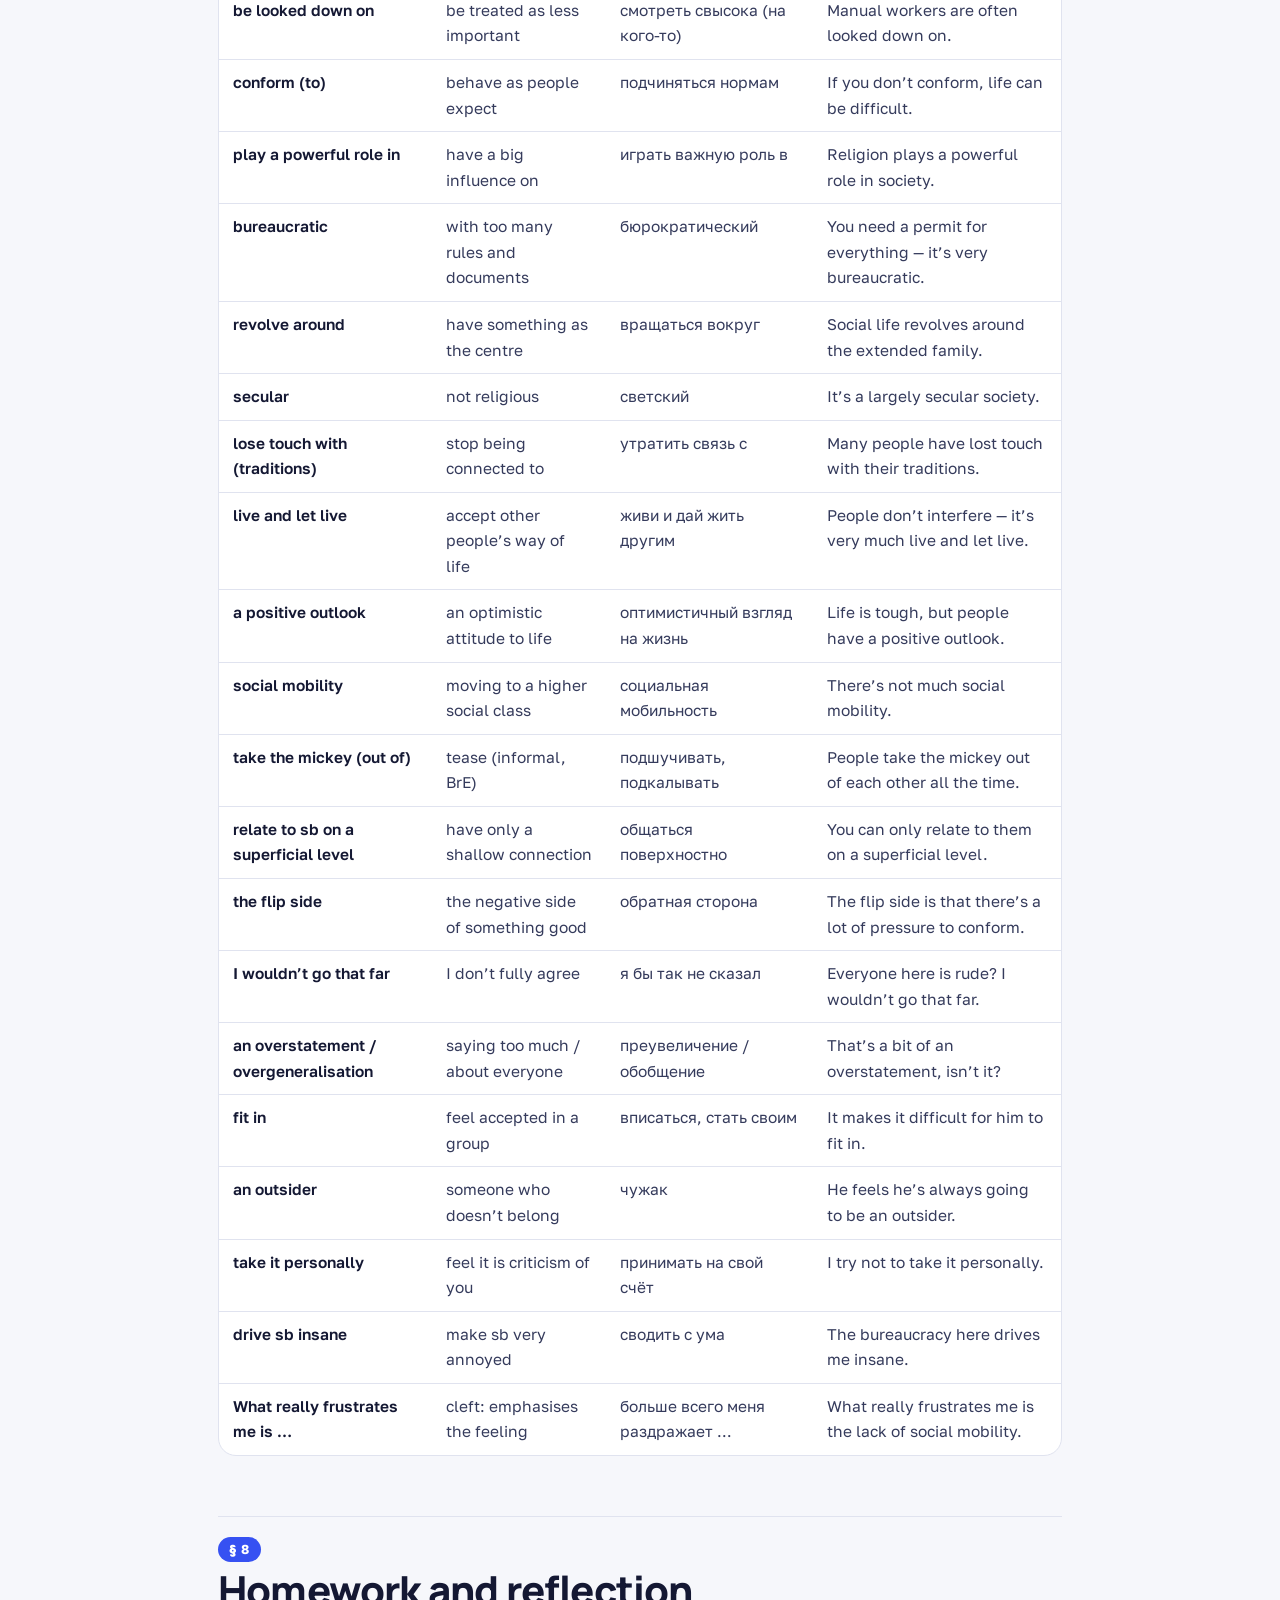
<file: lessons/03-culture-and-identity/index.html>
<!doctype html>
<html lang="en">
<head>
<meta charset="utf-8">
<meta name="viewport" content="width=device-width,initial-scale=1,viewport-fit=cover">
<meta name="robots" content="noindex,nofollow">
<title>Lesson 3 · Culture and identity · Advanced English</title>
<link rel="preconnect" href="https://fonts.googleapis.com">
<link rel="preconnect" href="https://fonts.gstatic.com" crossorigin>
<link rel="stylesheet" href="https://fonts.googleapis.com/css2?family=Manrope:wght@500;700;800&family=Golos+Text:wght@400;500;600;700&family=JetBrains+Mono:wght@500;600&display=swap">
<link rel="stylesheet" href="../../assets/style.css?v=202611252217">
</head>
<body>
<div id="app"><noscript>This lesson needs JavaScript switched on.</noscript></div>
<script src="../../assets/config.js?v=202611252217"></script>
<script src="../../assets/course.js?v=202611252217"></script>
<script src="lesson.js?v=202611252217"></script>
<script src="../../assets/engine.js?v=202611252217"></script>
</body>
</html>
</file>
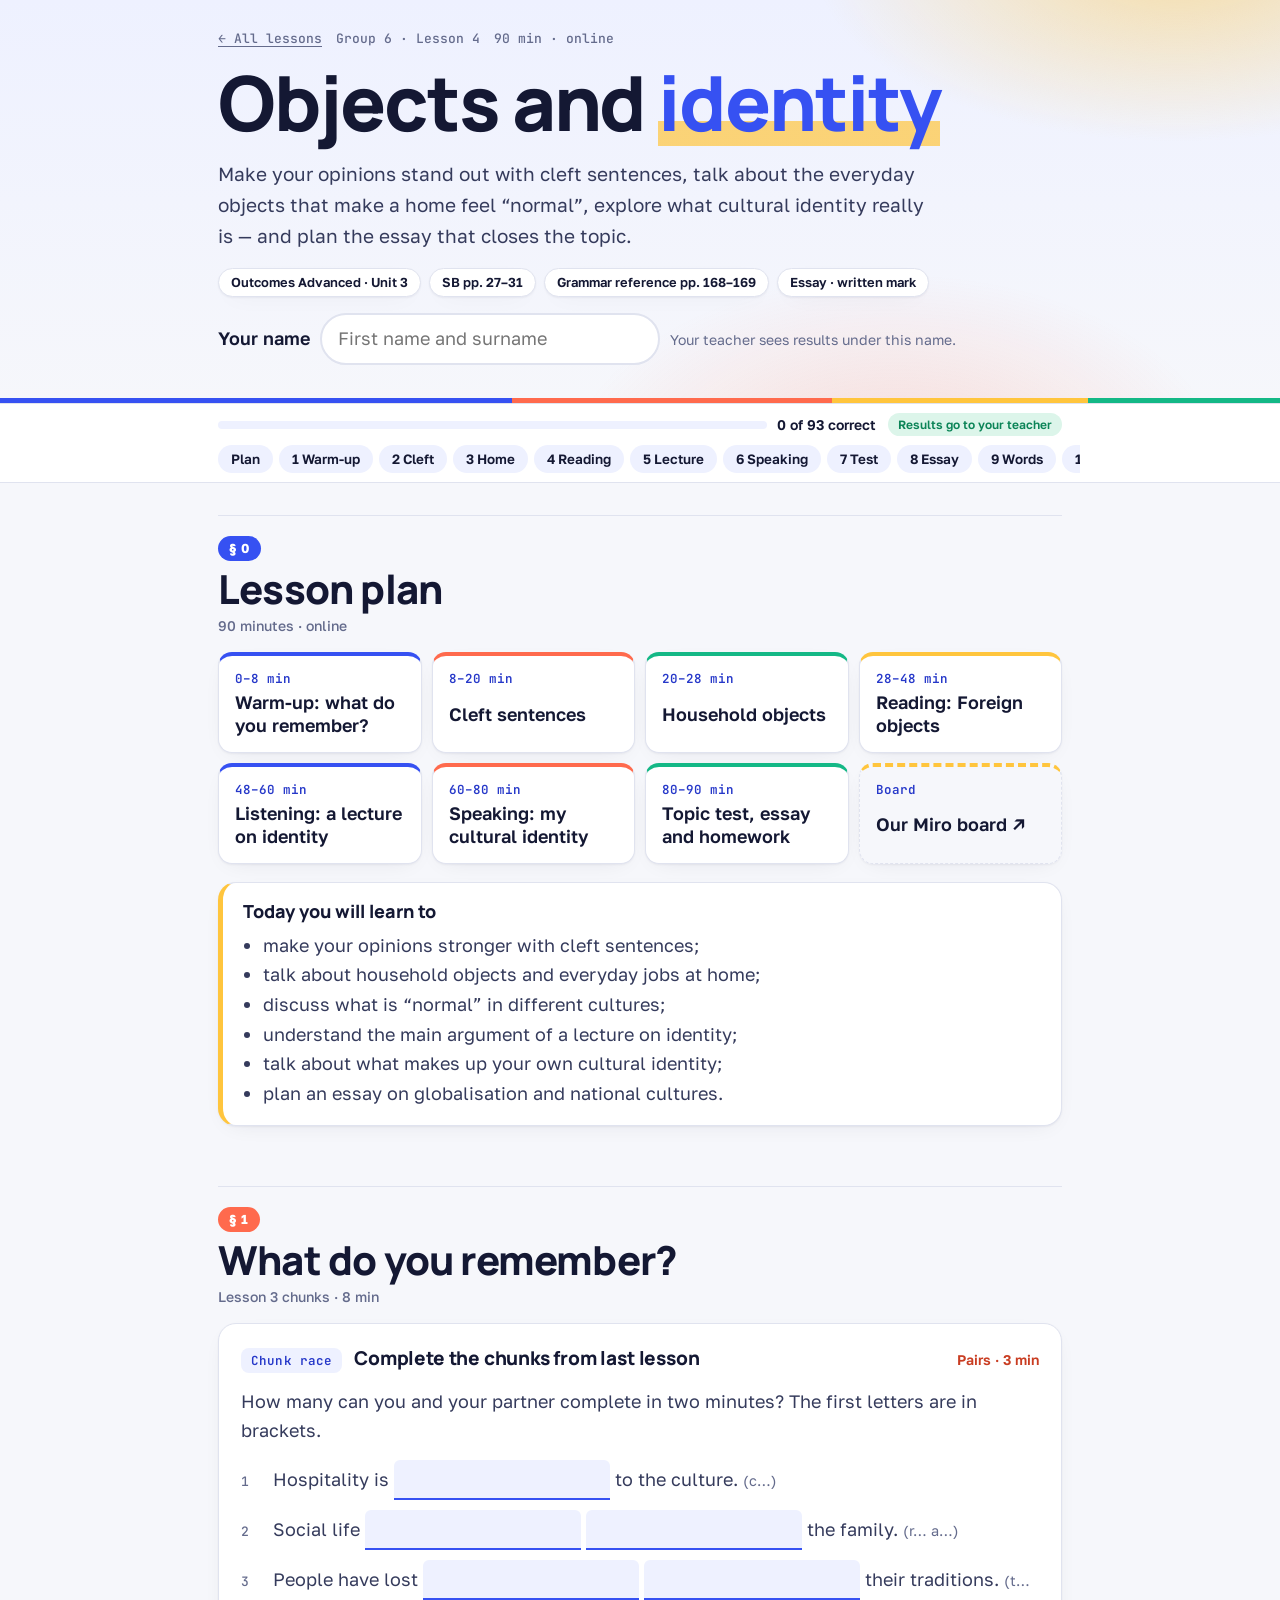
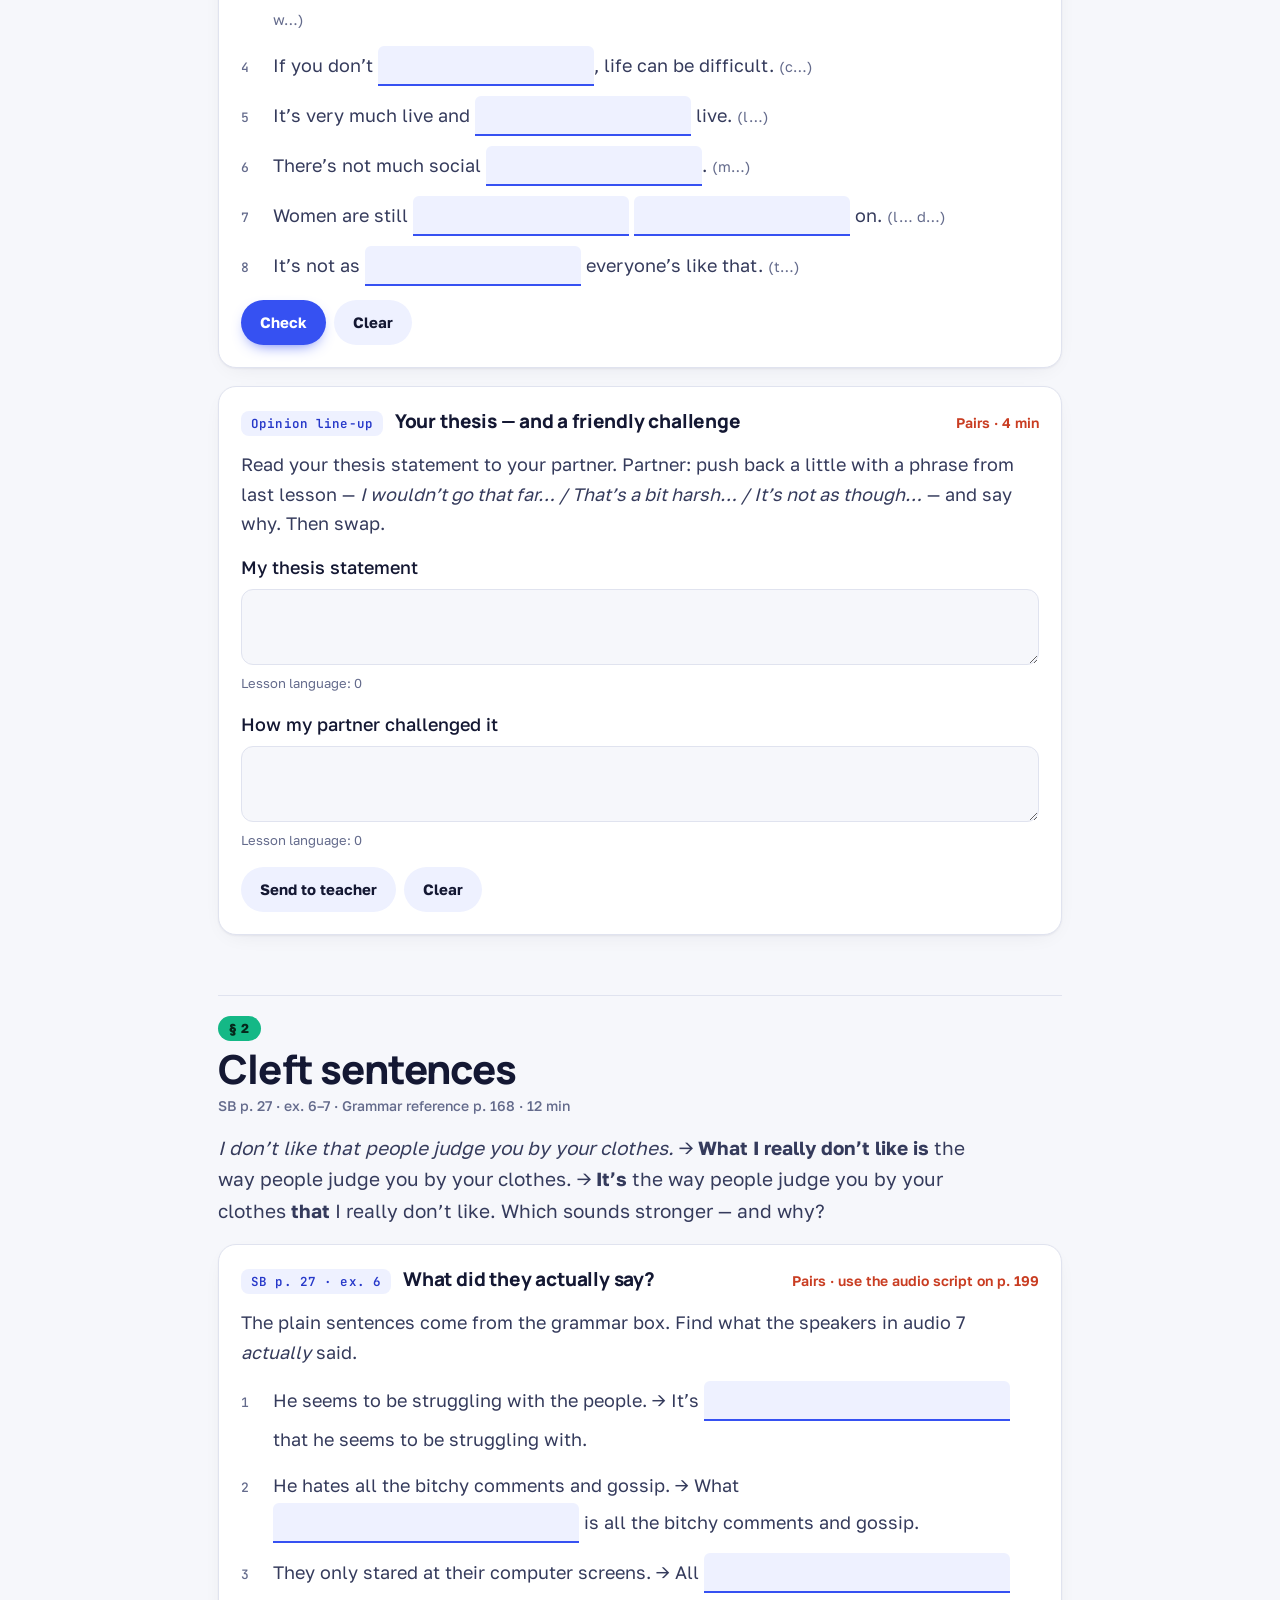
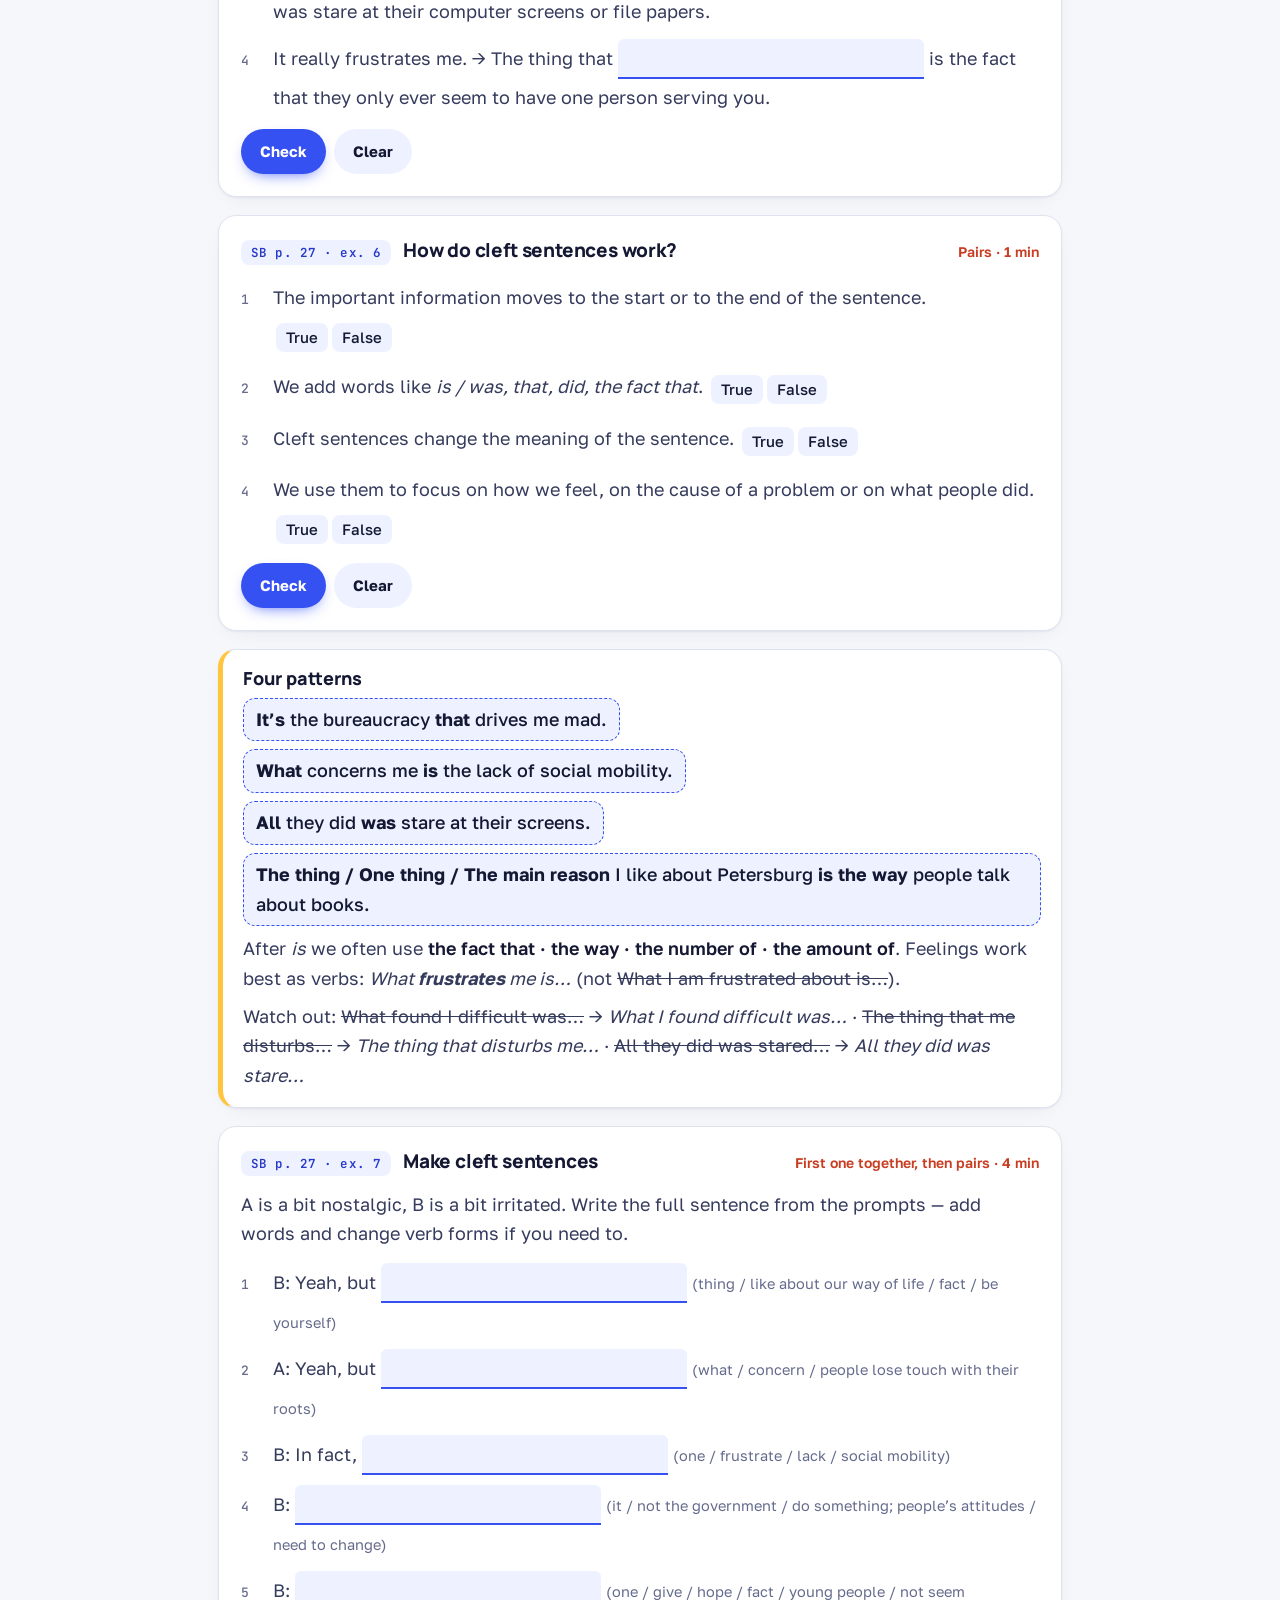
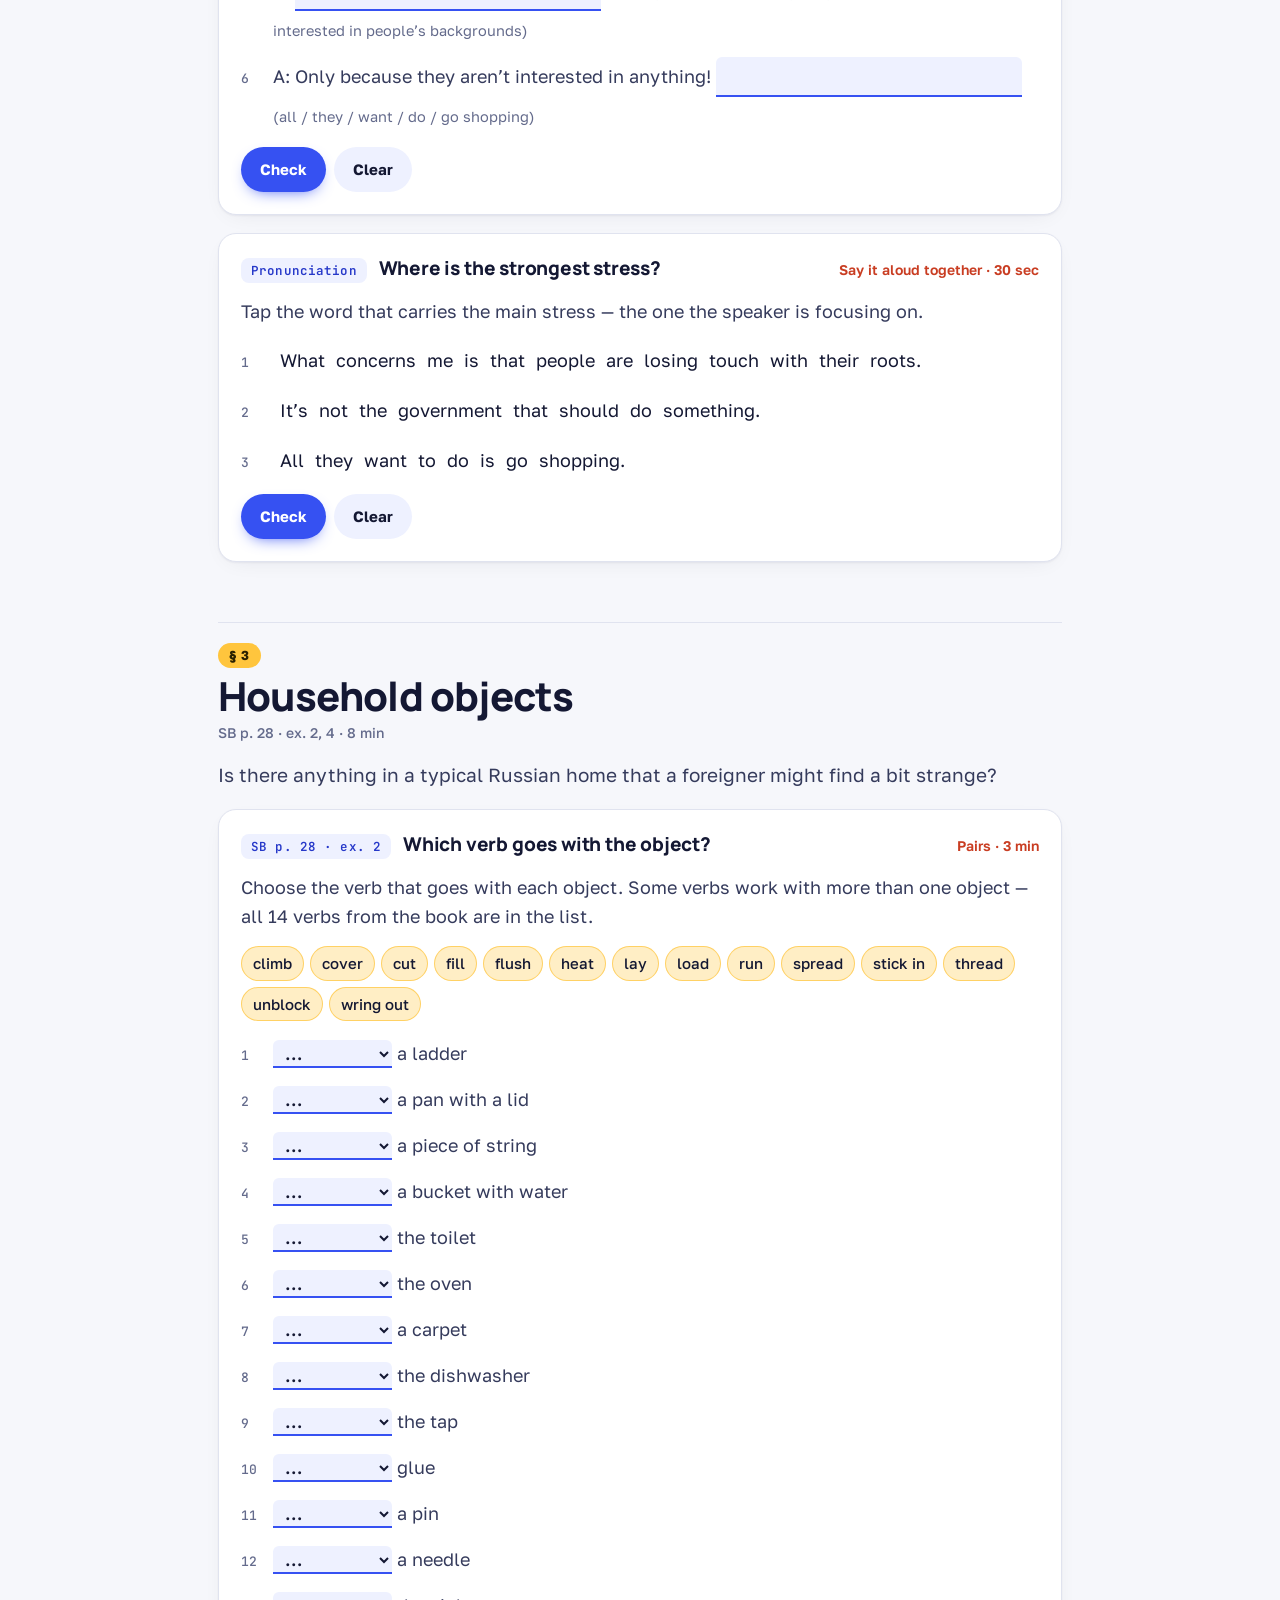
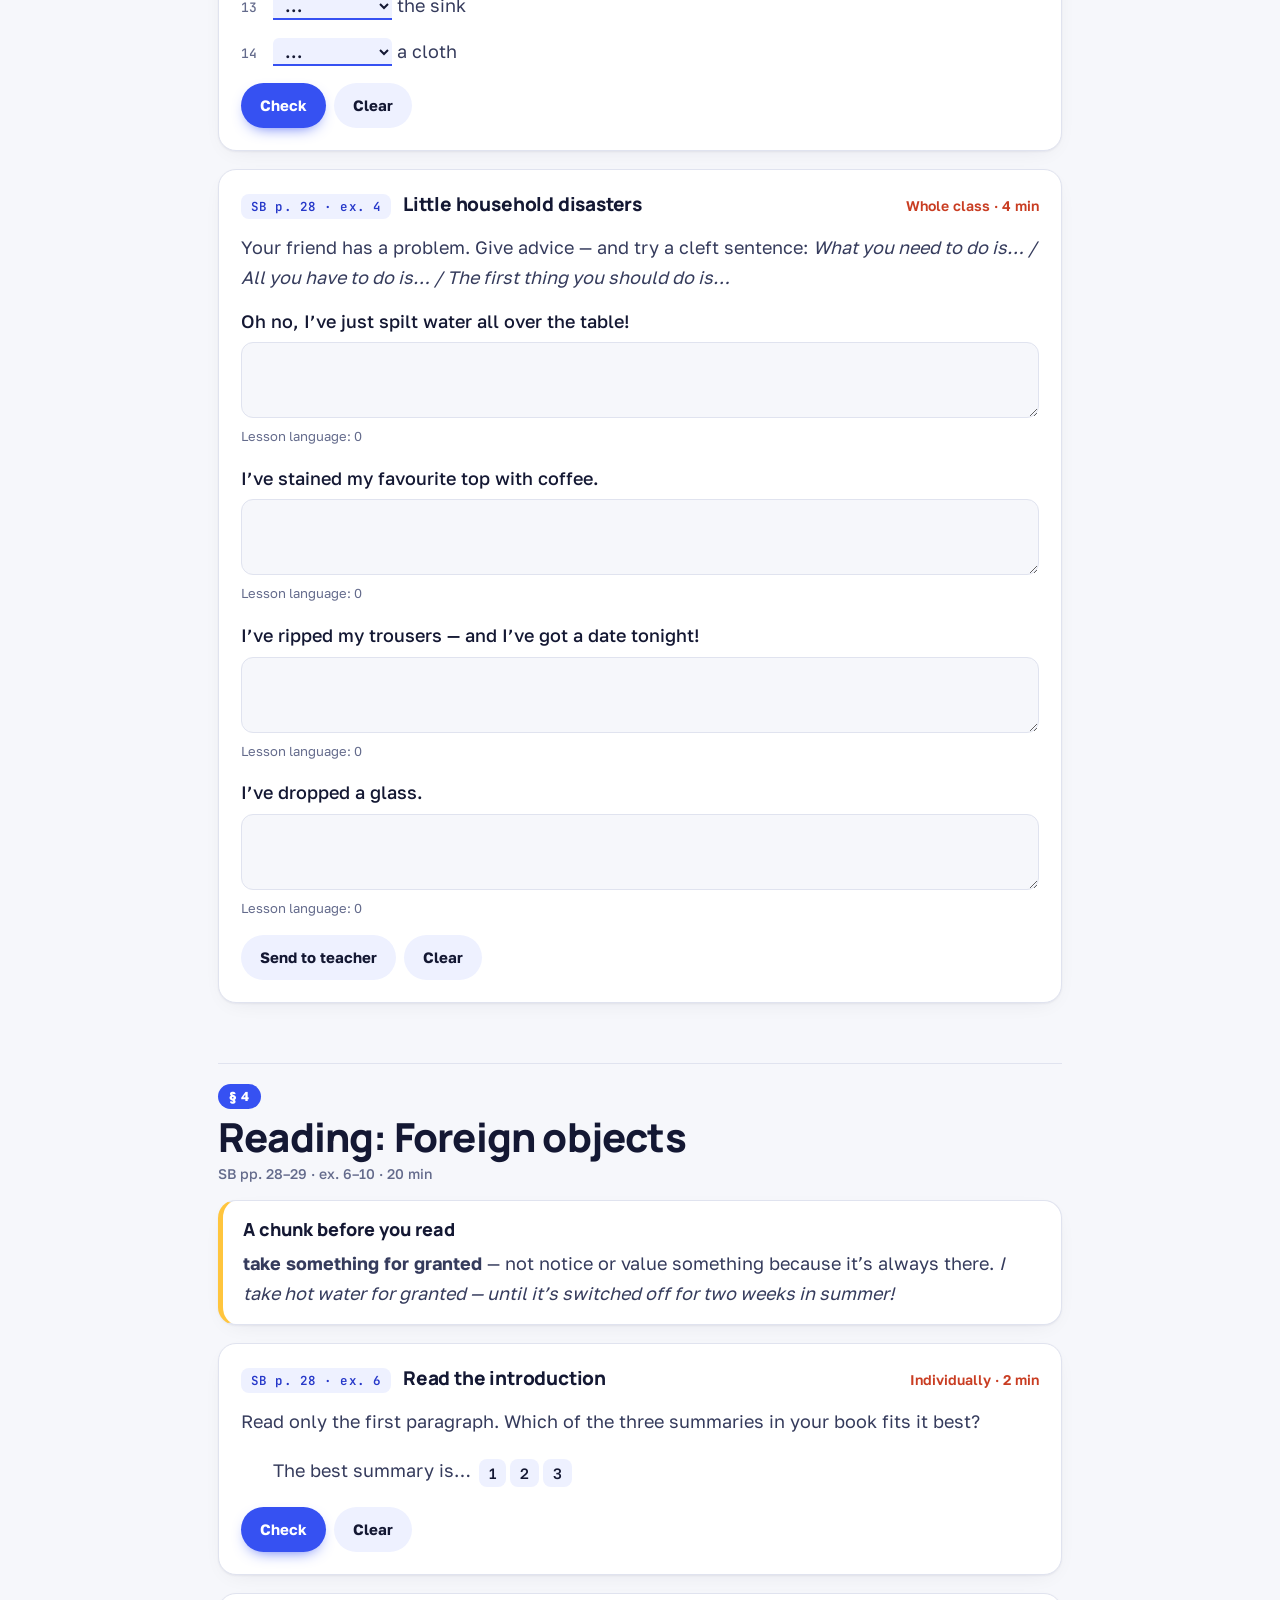
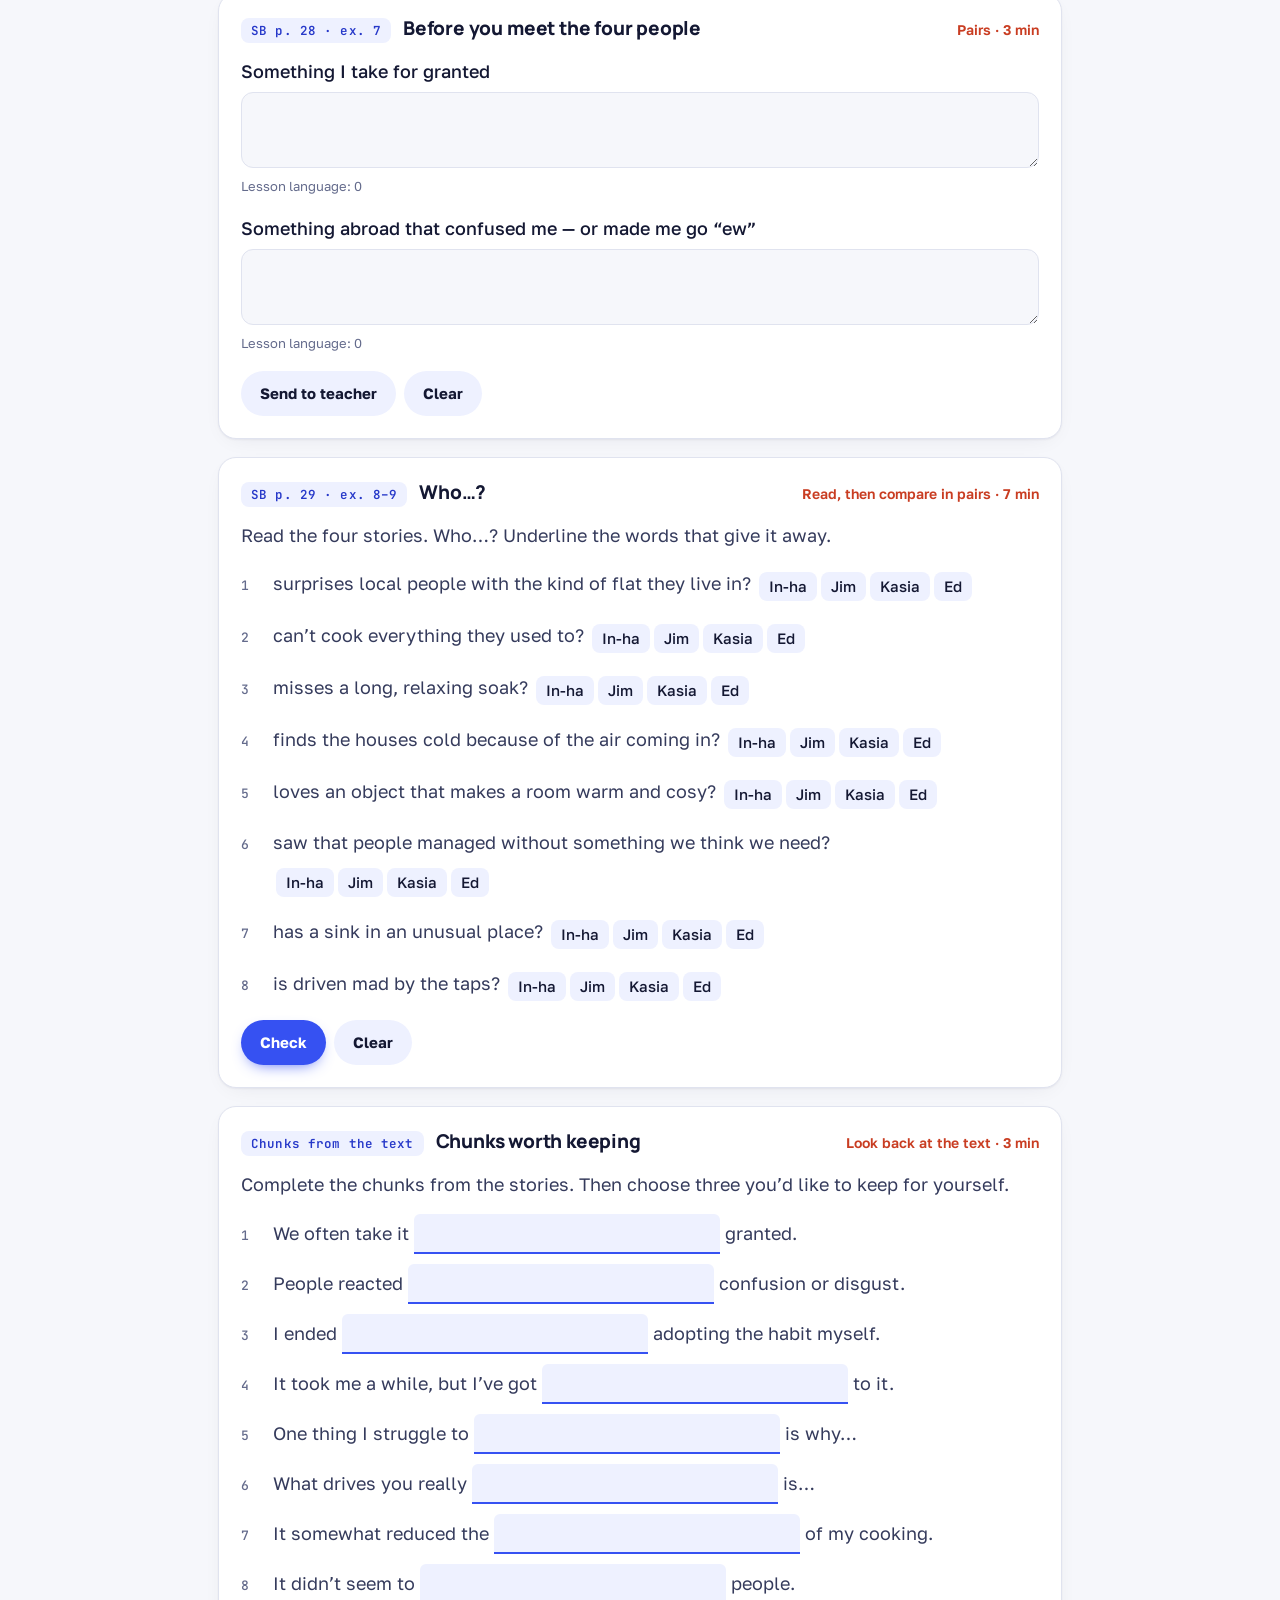
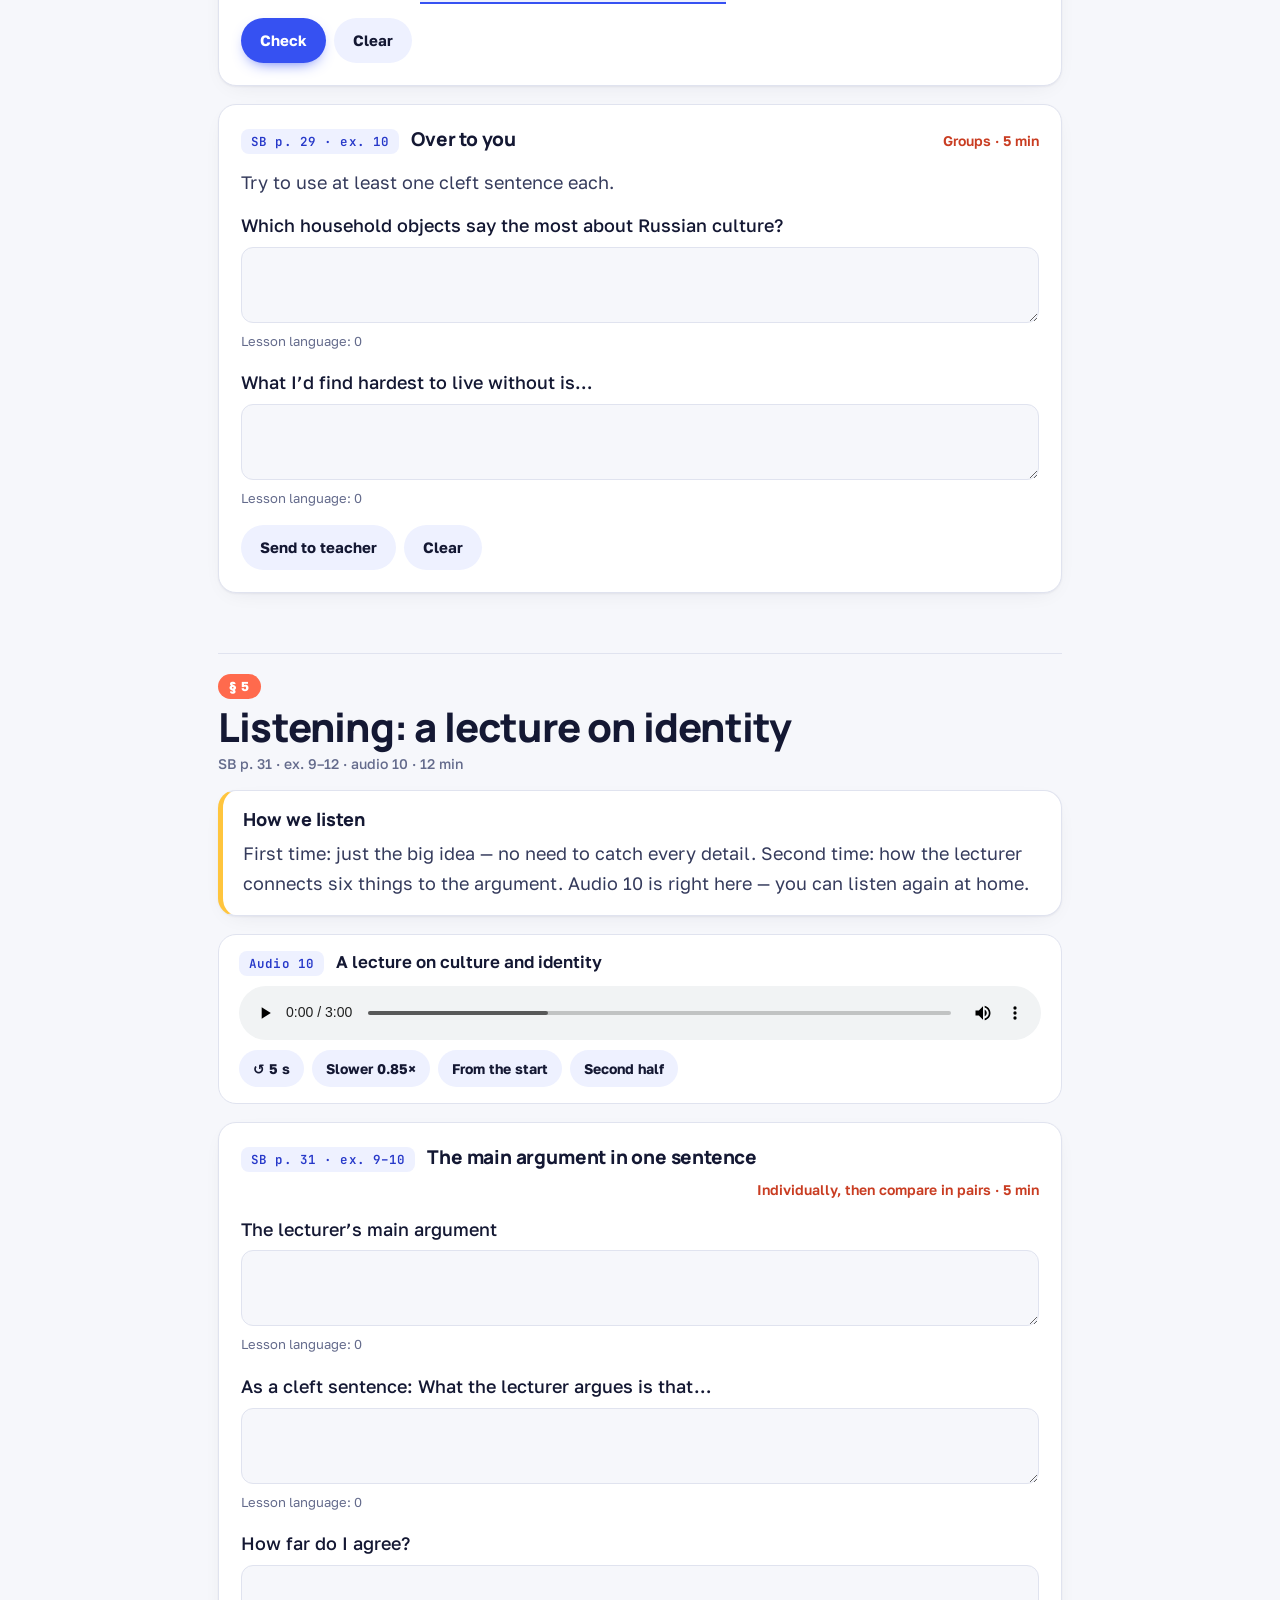
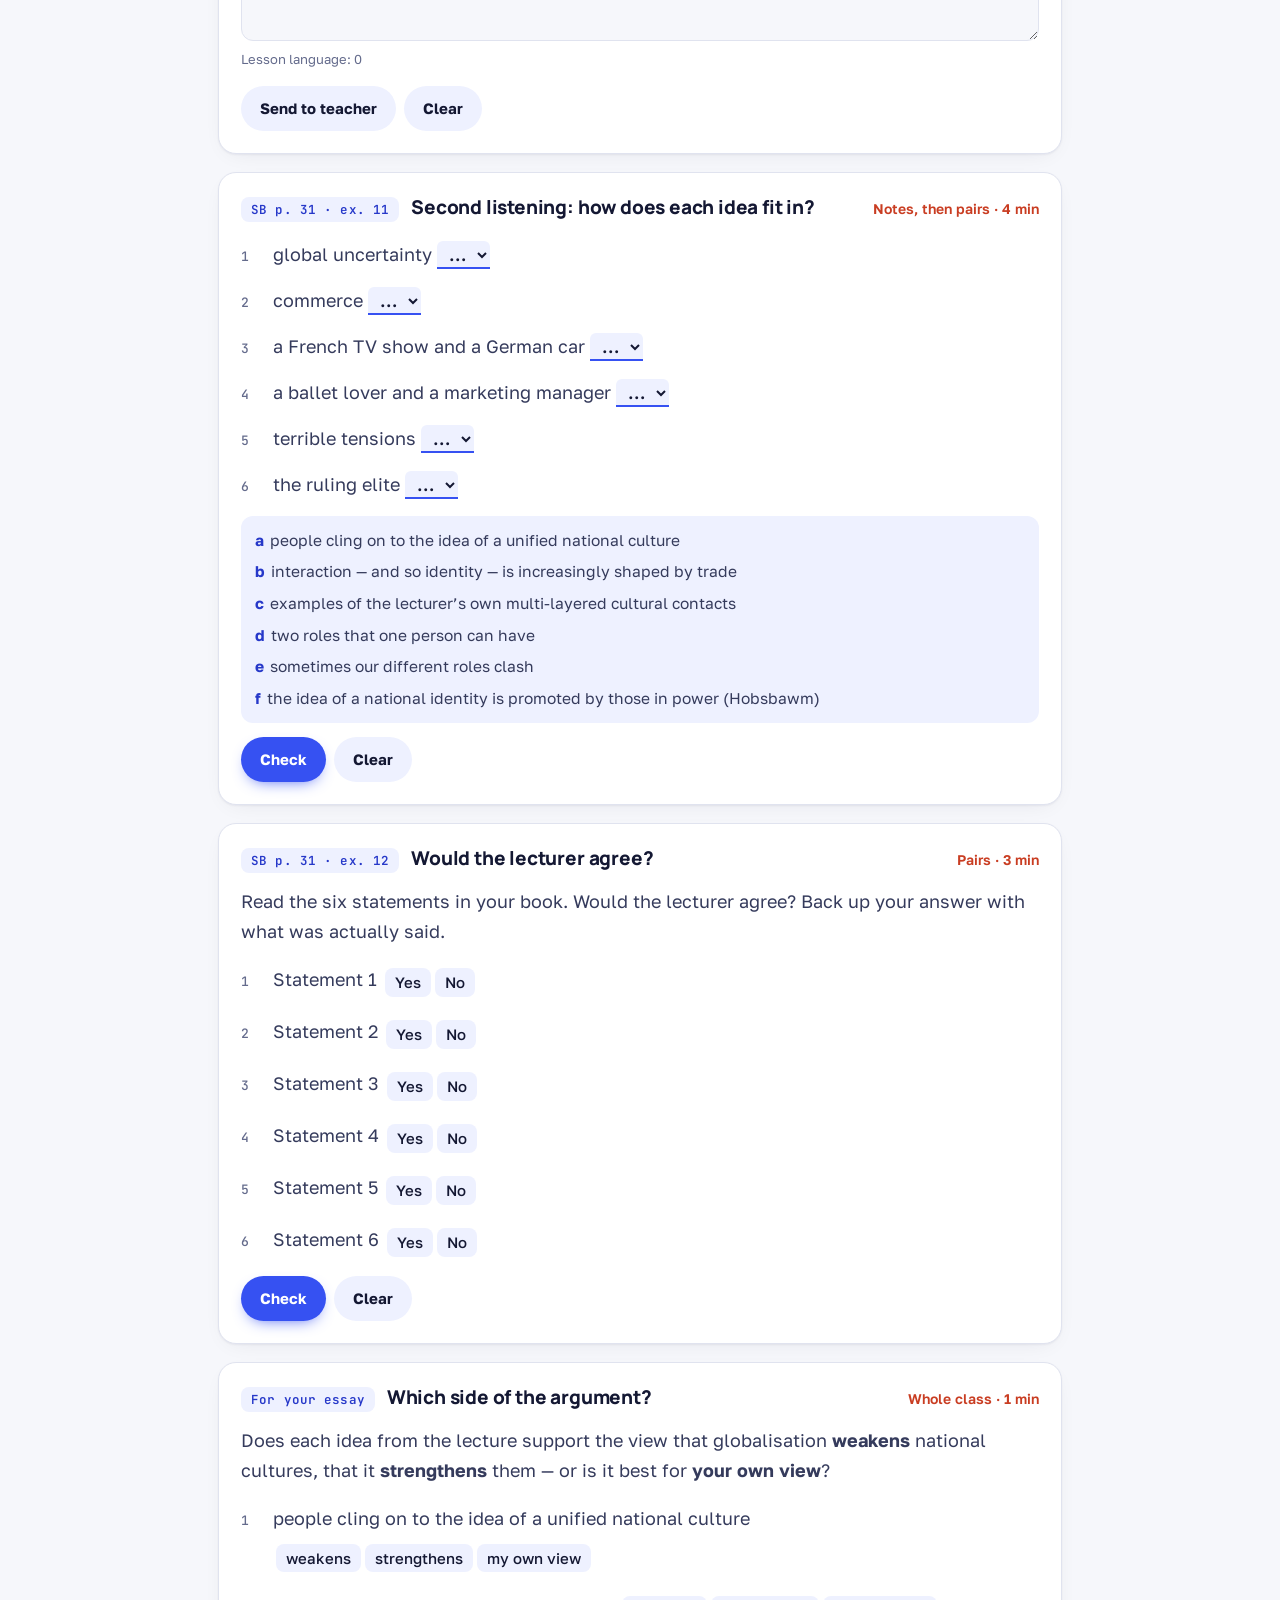
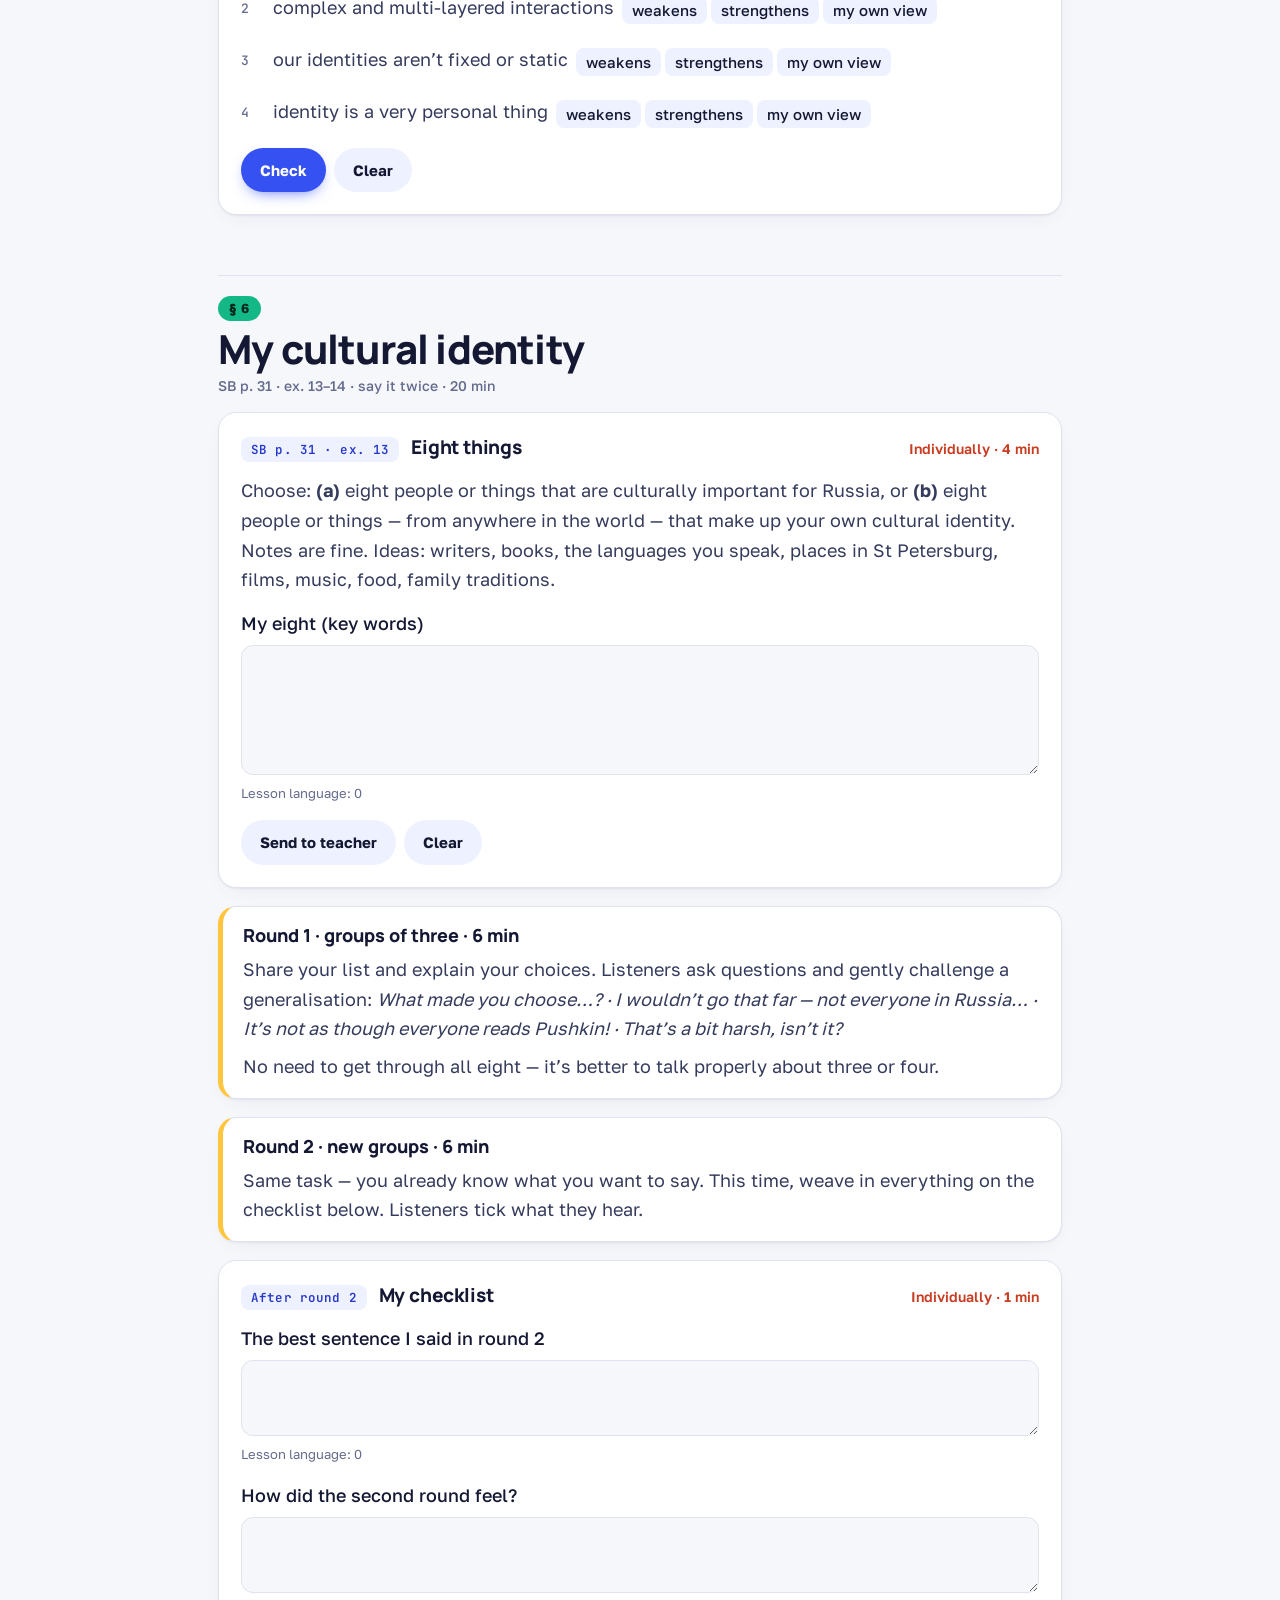
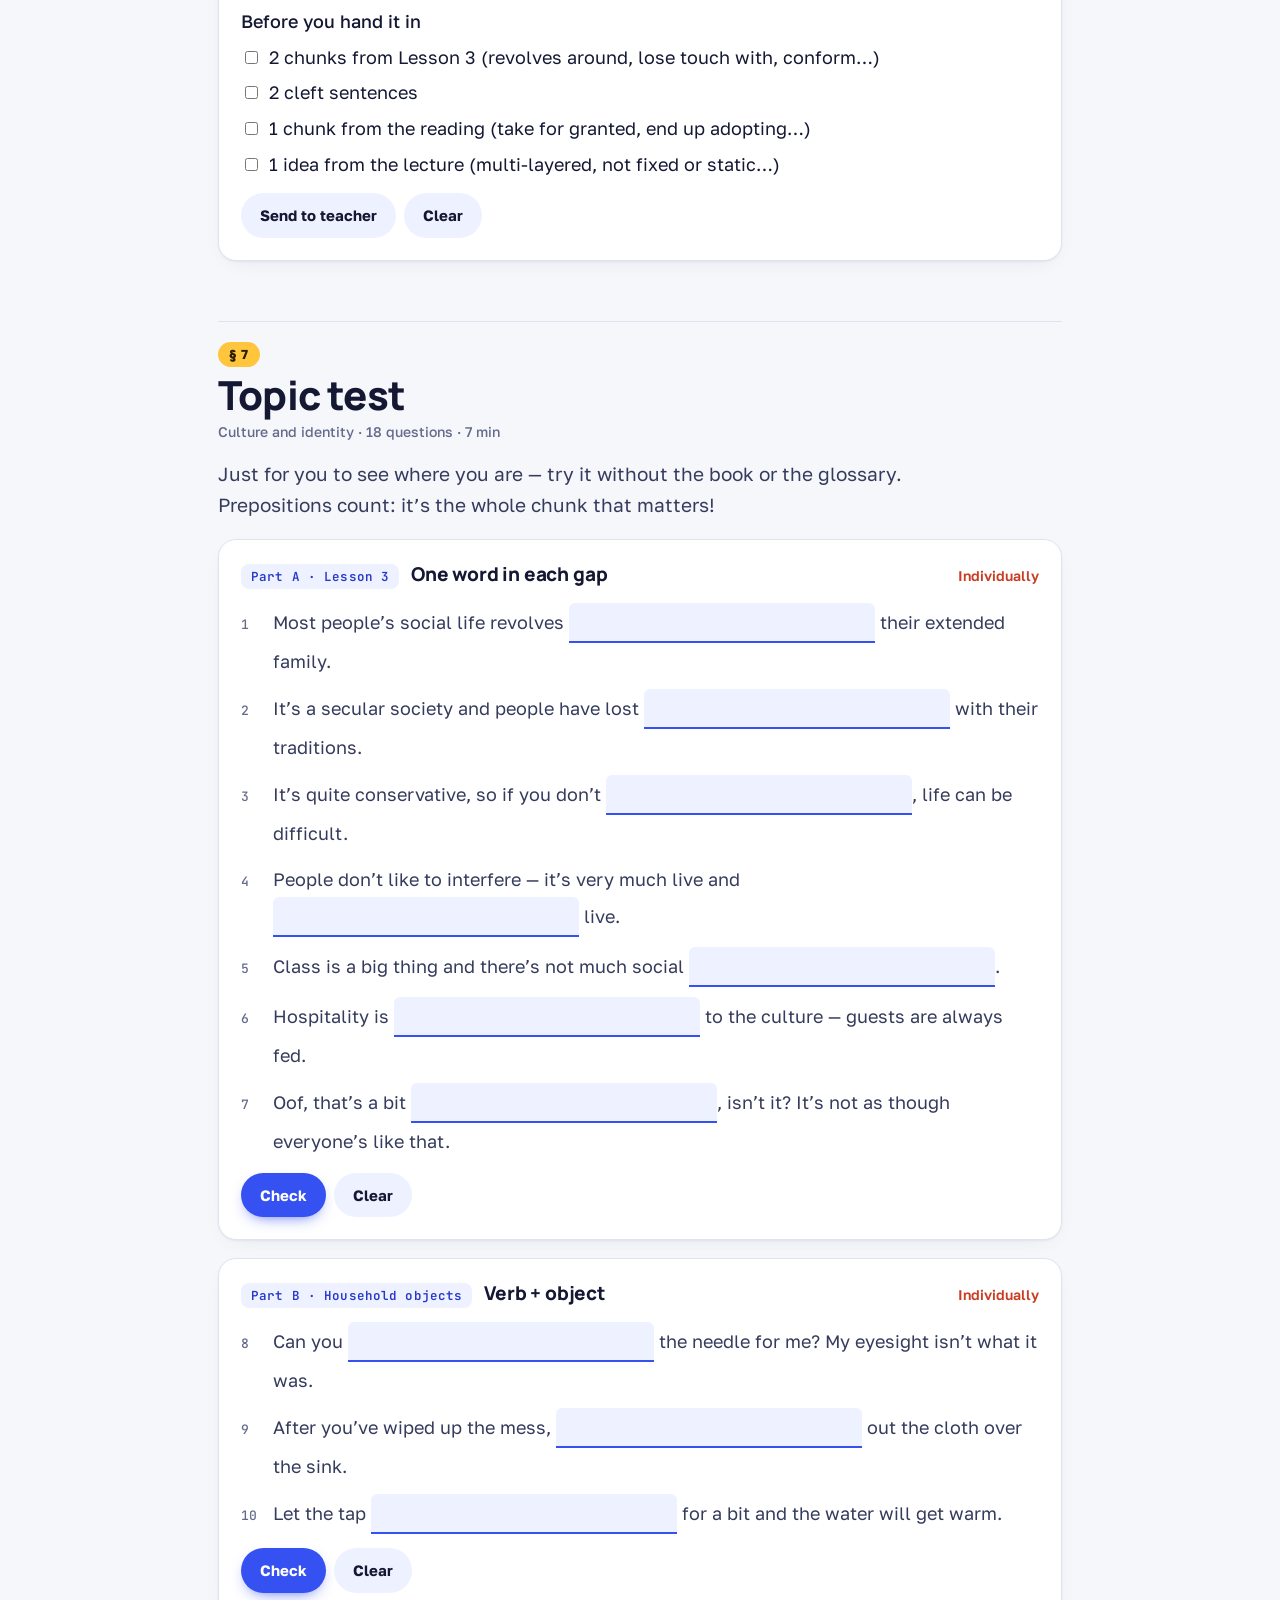
<file: lessons/04-objects-and-identity/index.html>
<!doctype html>
<html lang="en">
<head>
<meta charset="utf-8">
<meta name="viewport" content="width=device-width,initial-scale=1,viewport-fit=cover">
<meta name="robots" content="noindex,nofollow">
<title>Lesson 4 · Objects and identity · Advanced English</title>
<link rel="preconnect" href="https://fonts.googleapis.com">
<link rel="preconnect" href="https://fonts.gstatic.com" crossorigin>
<link rel="stylesheet" href="https://fonts.googleapis.com/css2?family=Manrope:wght@500;700;800&family=Golos+Text:wght@400;500;600;700&family=JetBrains+Mono:wght@500;600&display=swap">
<link rel="stylesheet" href="../../assets/style.css?v=202611252217">
</head>
<body>
<div id="app"><noscript>This lesson needs JavaScript switched on.</noscript></div>
<script src="../../assets/config.js?v=202611252217"></script>
<script src="../../assets/course.js?v=202611252217"></script>
<script src="lesson.js?v=202611252217"></script>
<script src="../../assets/engine.js?v=202611252217"></script>
</body>
</html>
</file>
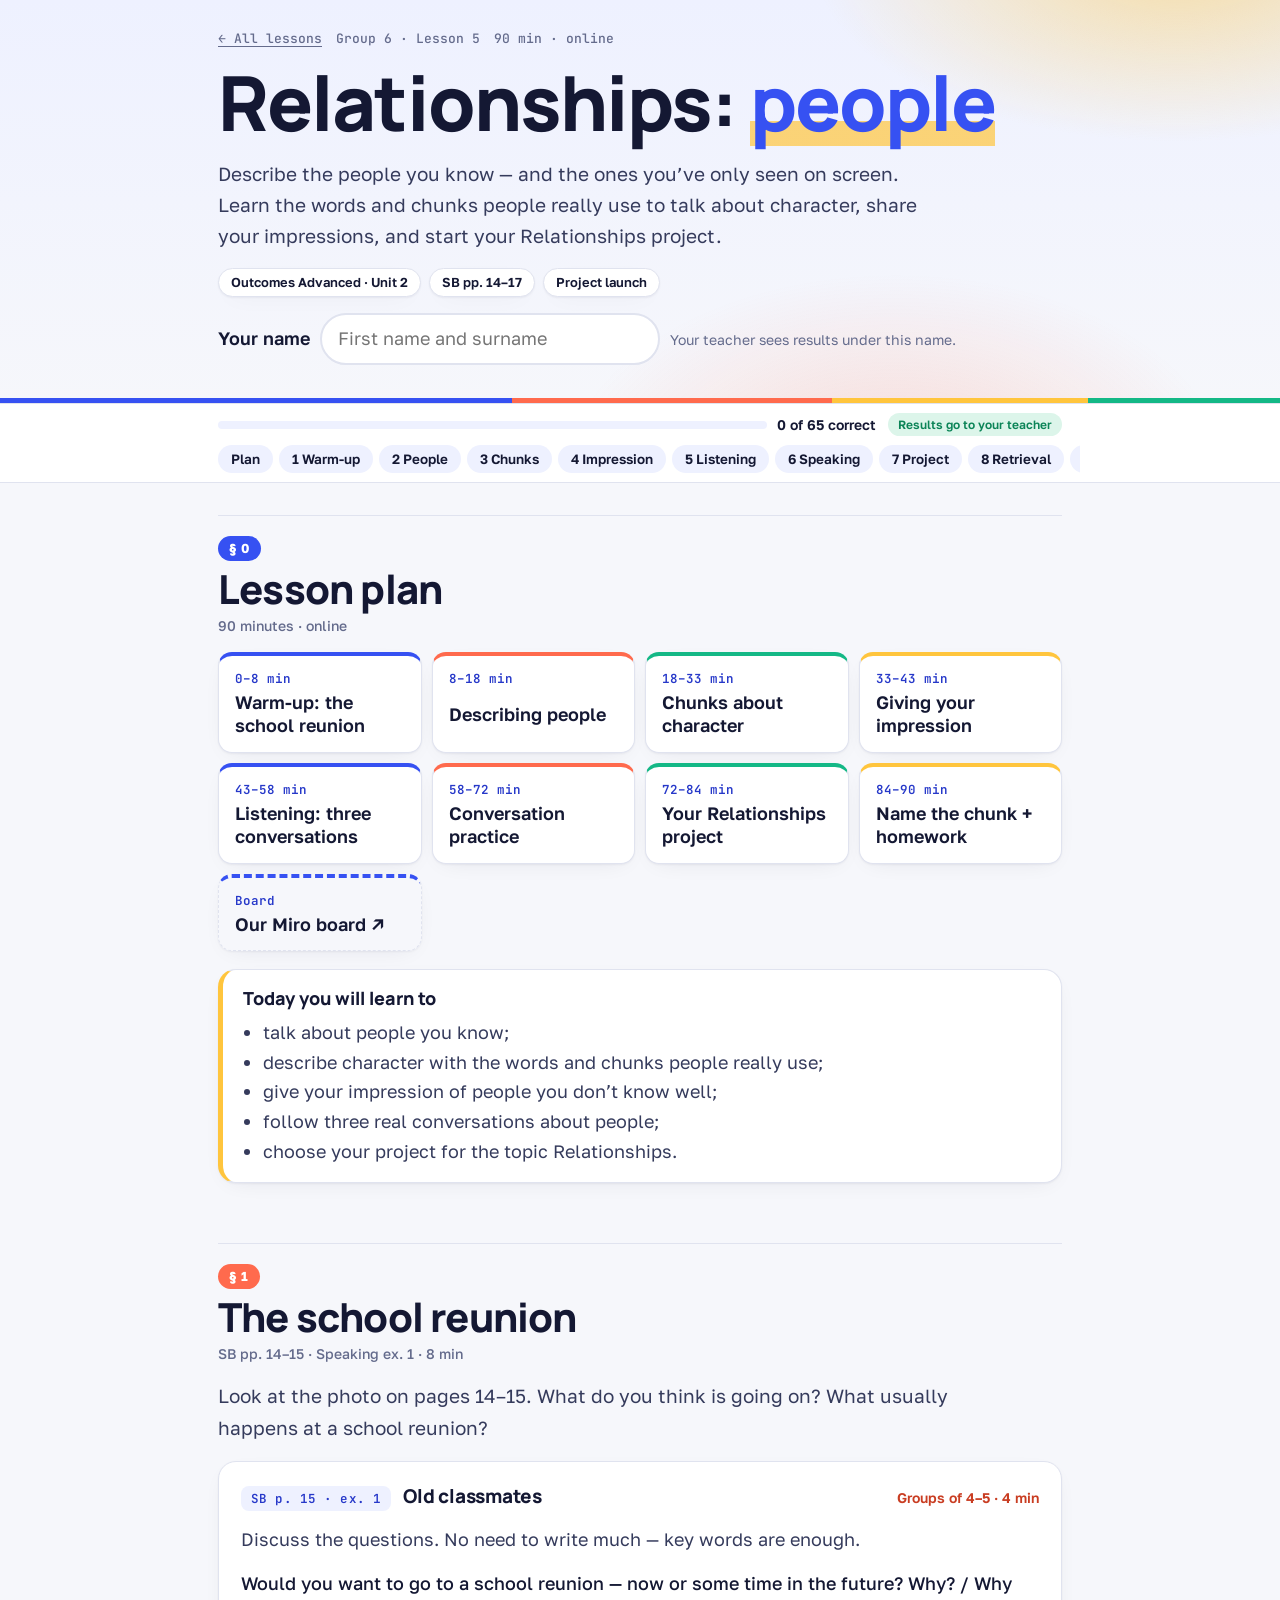
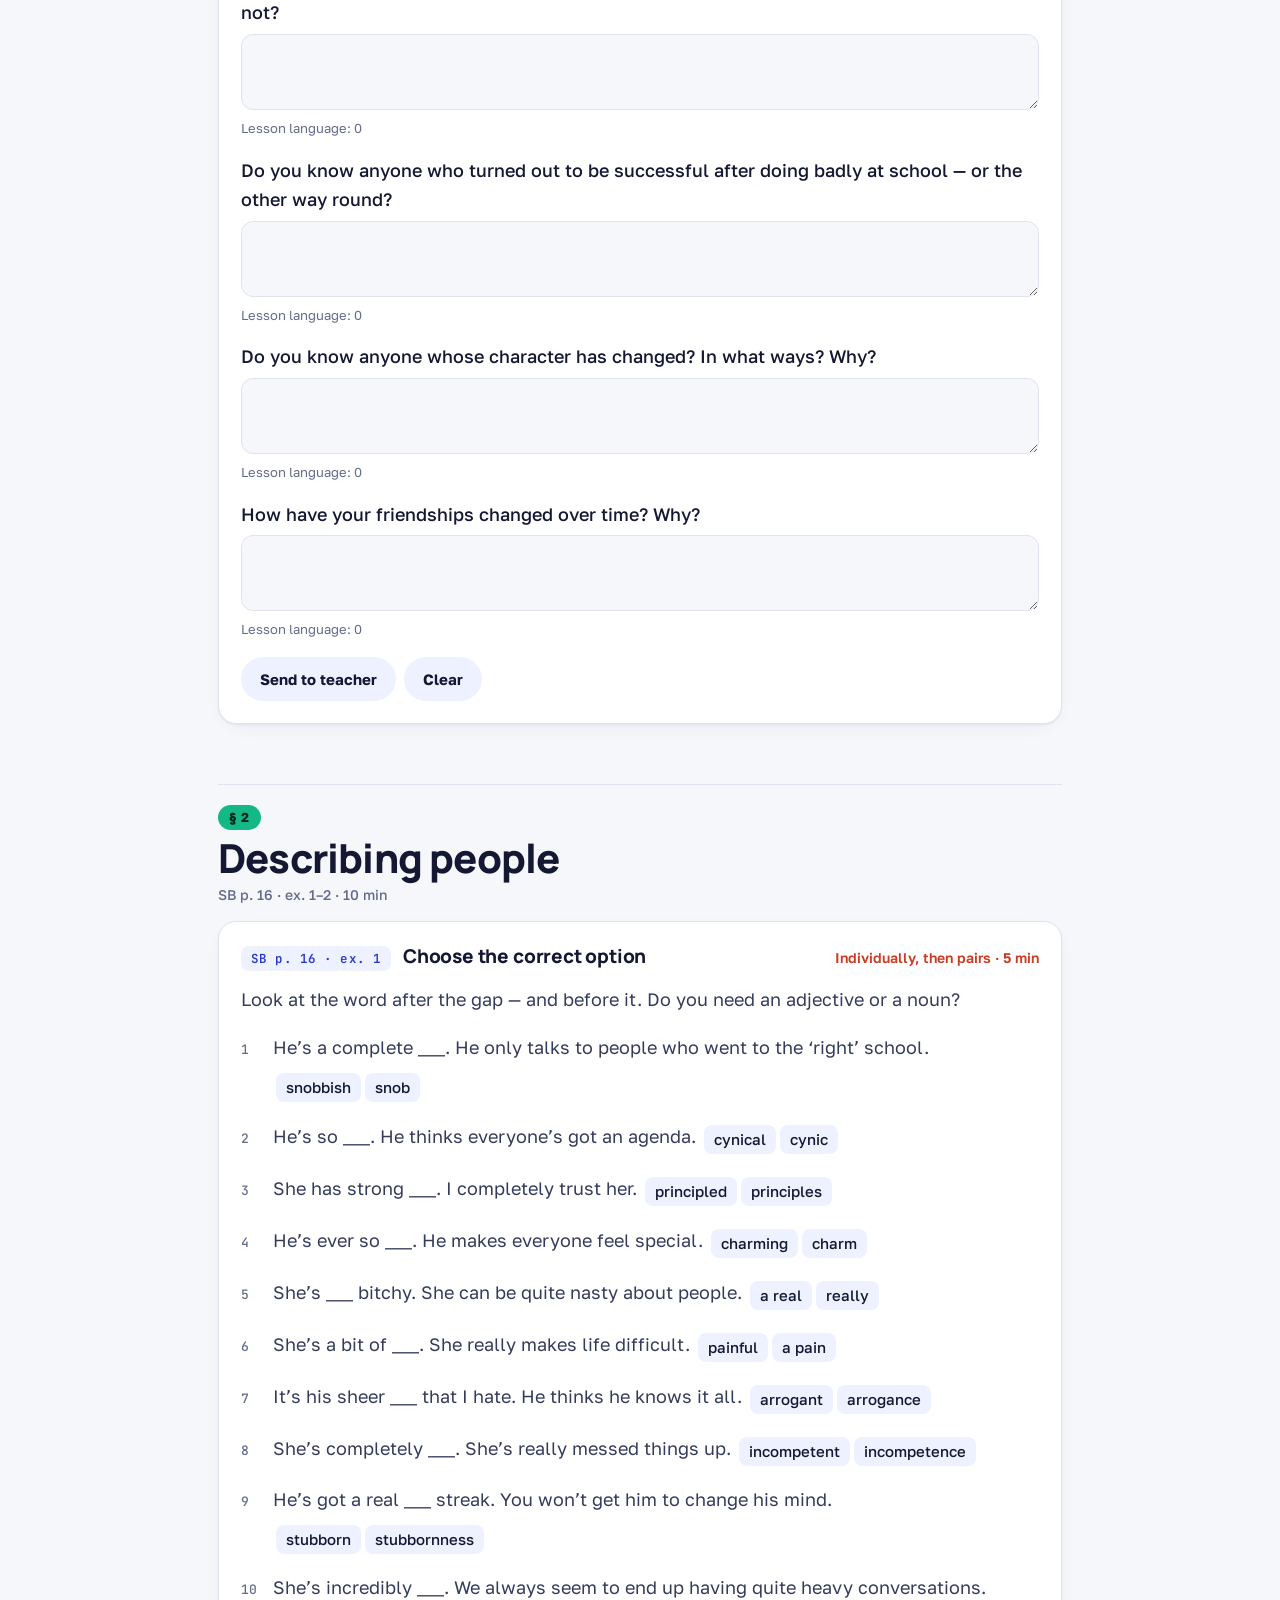
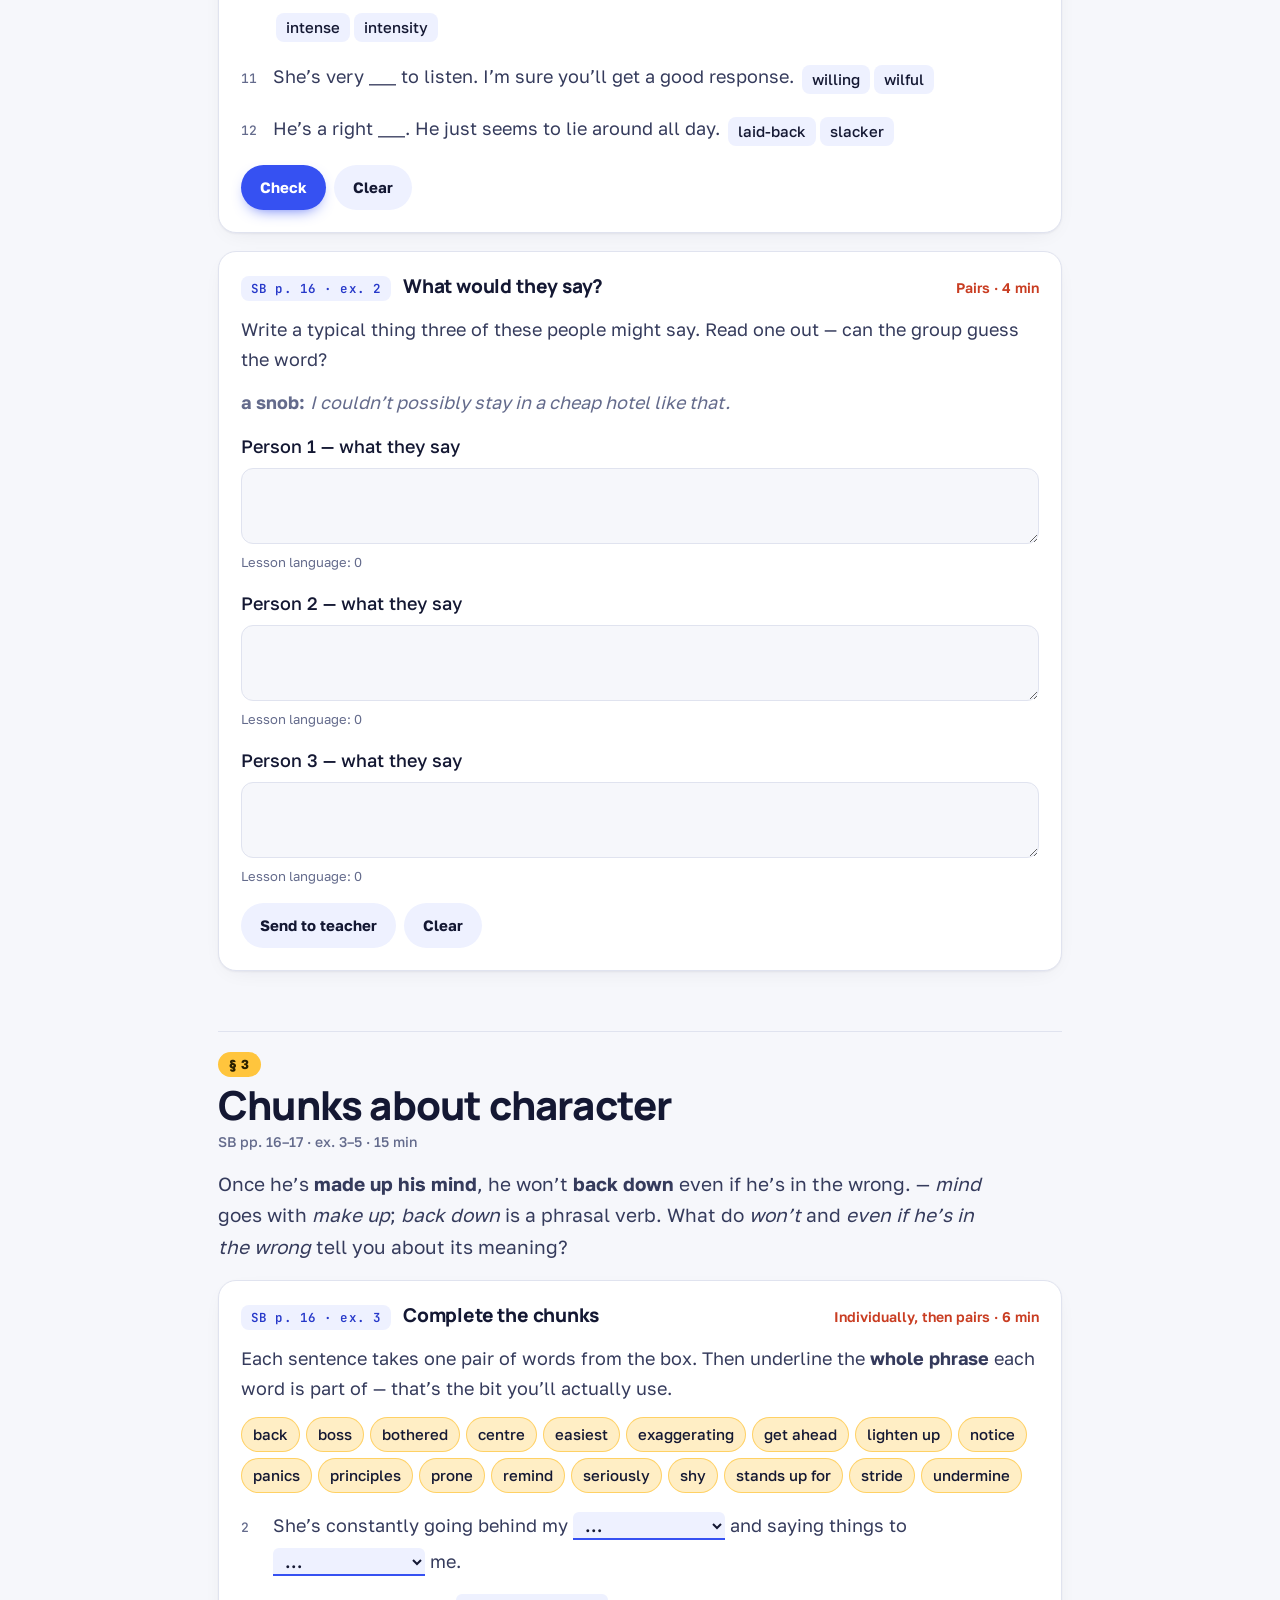
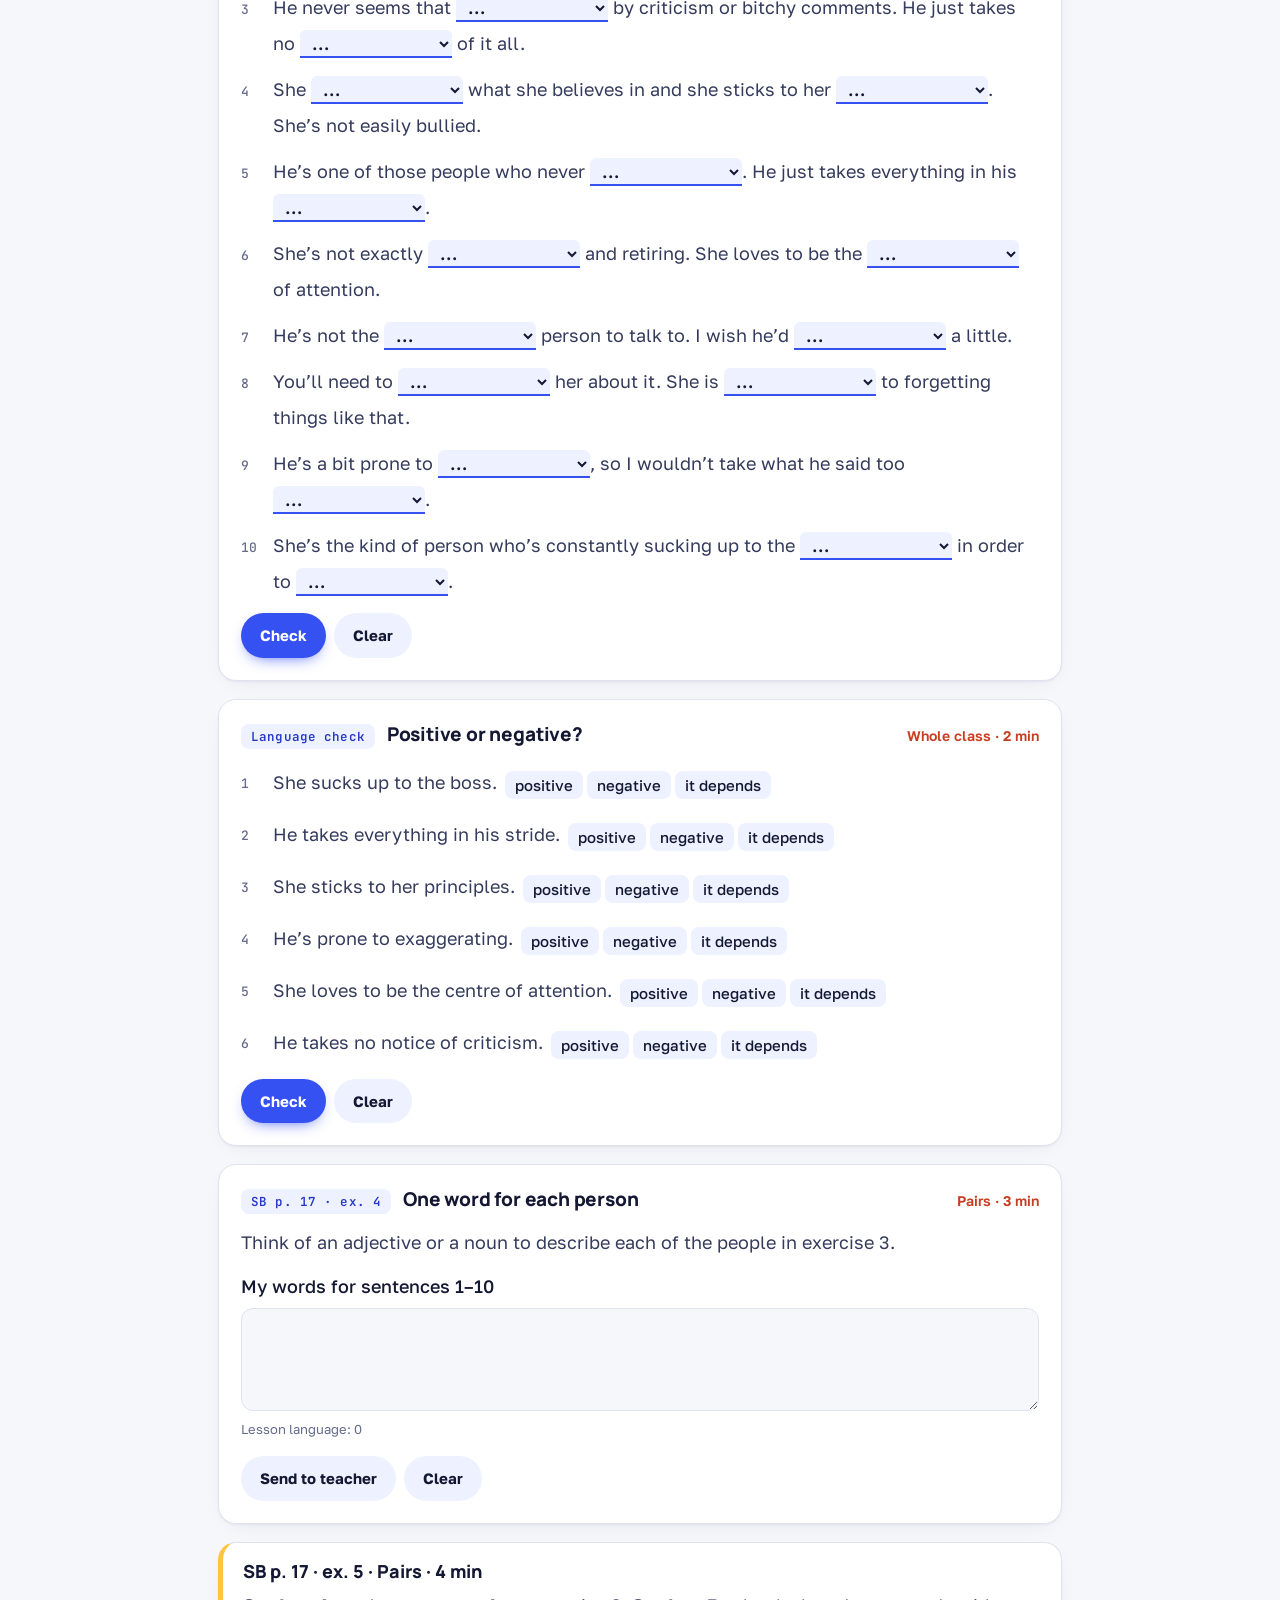
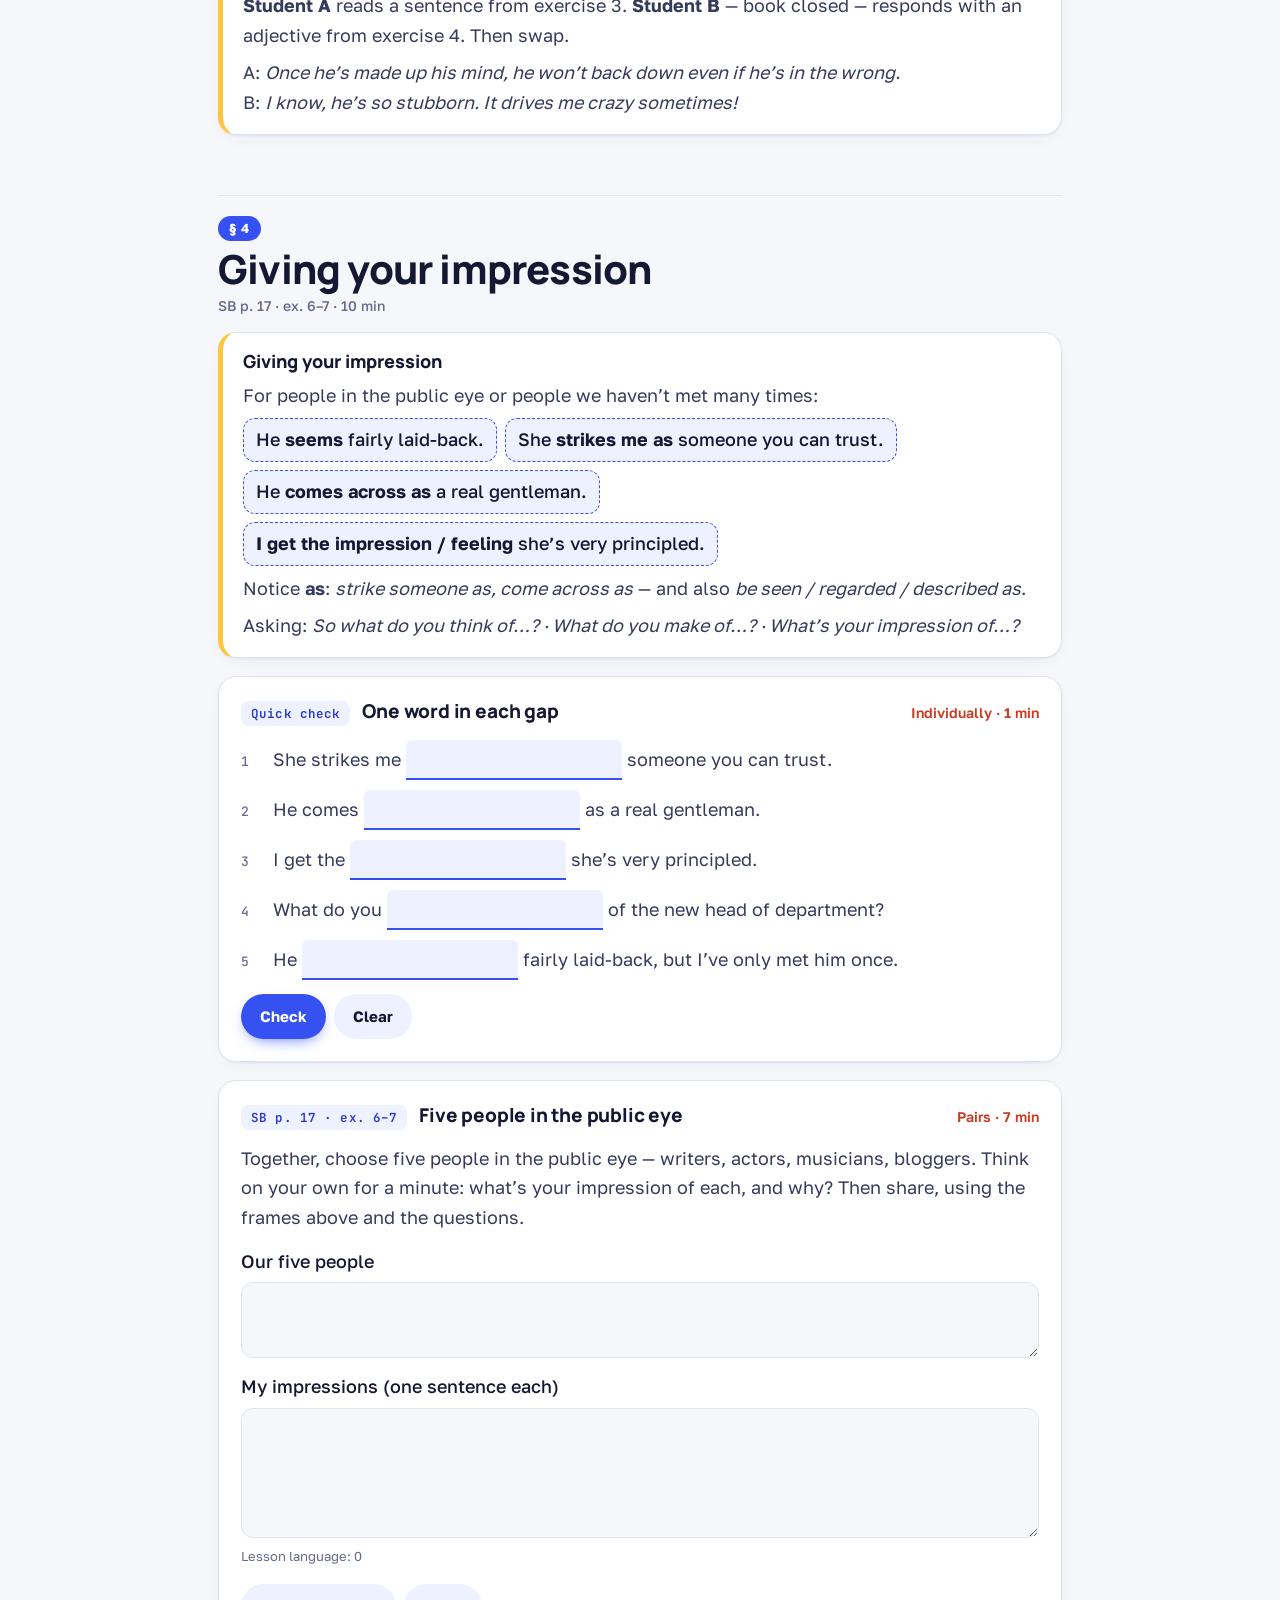
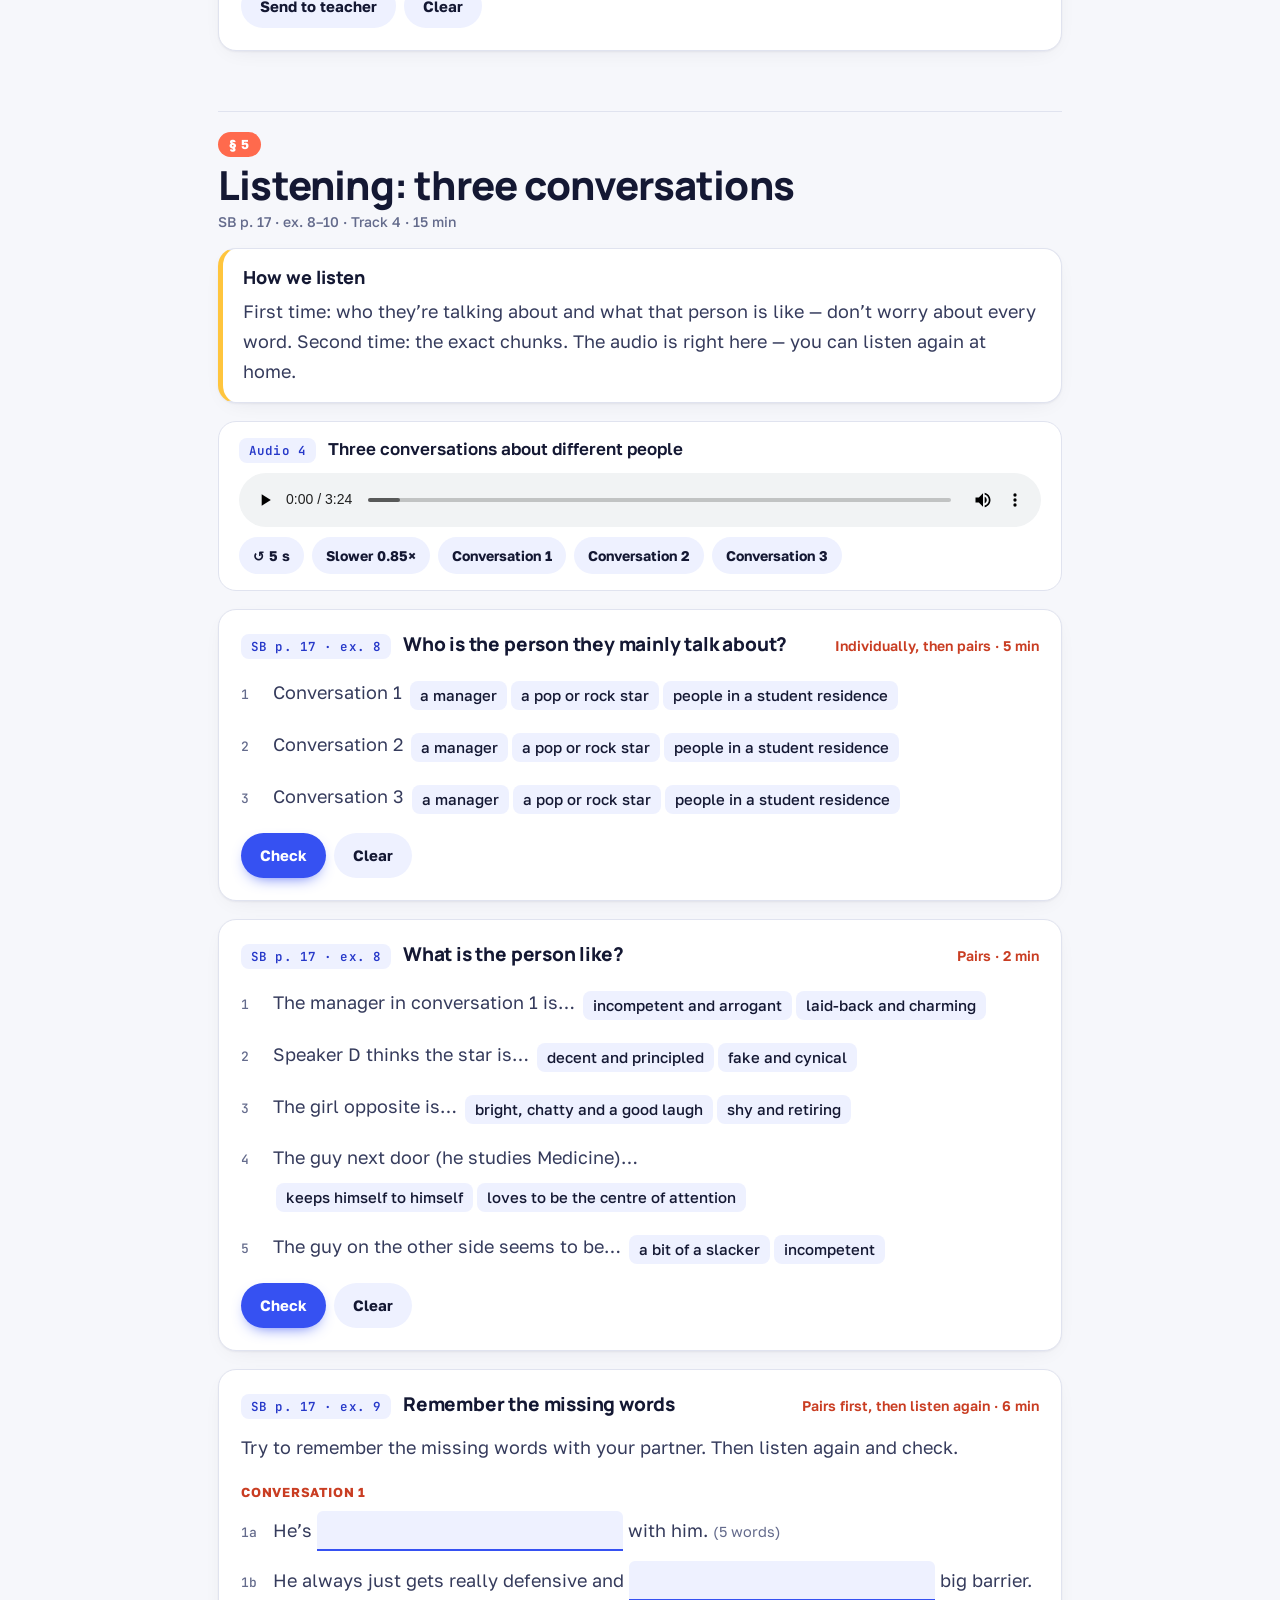
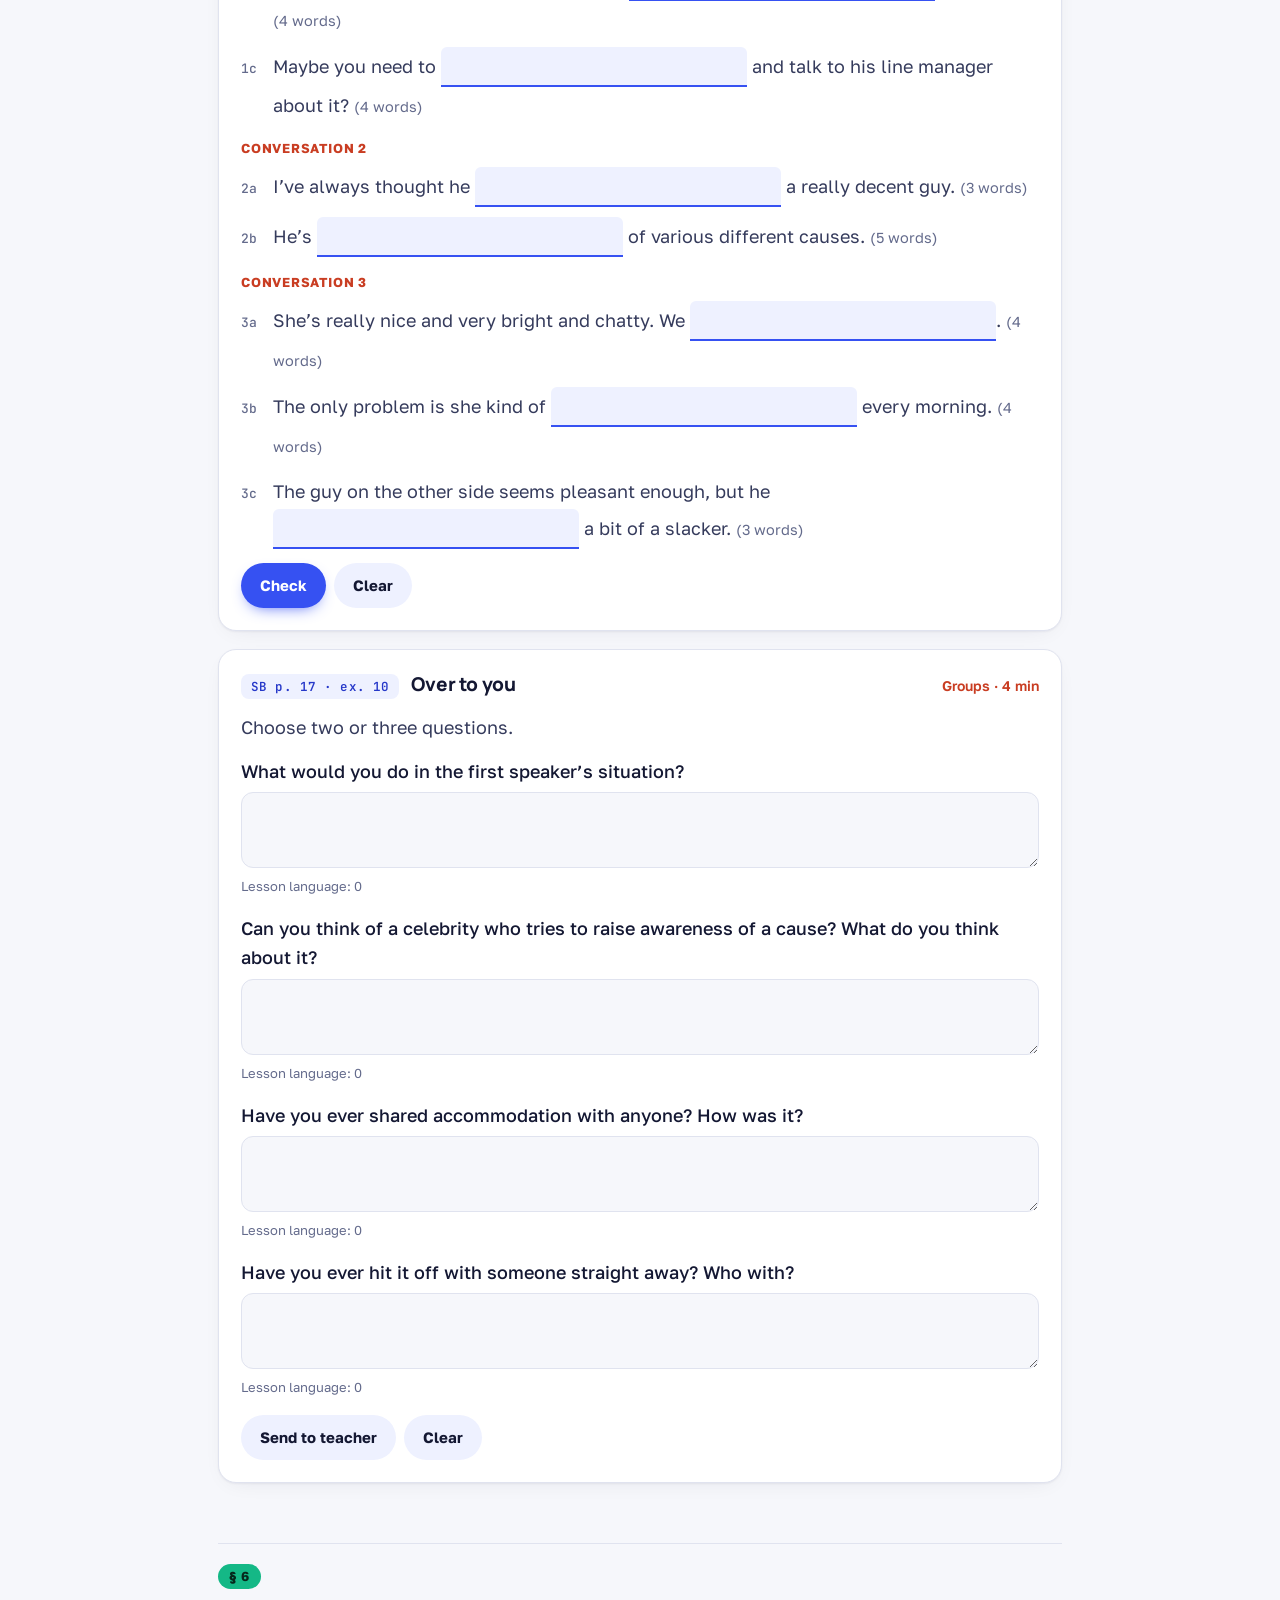
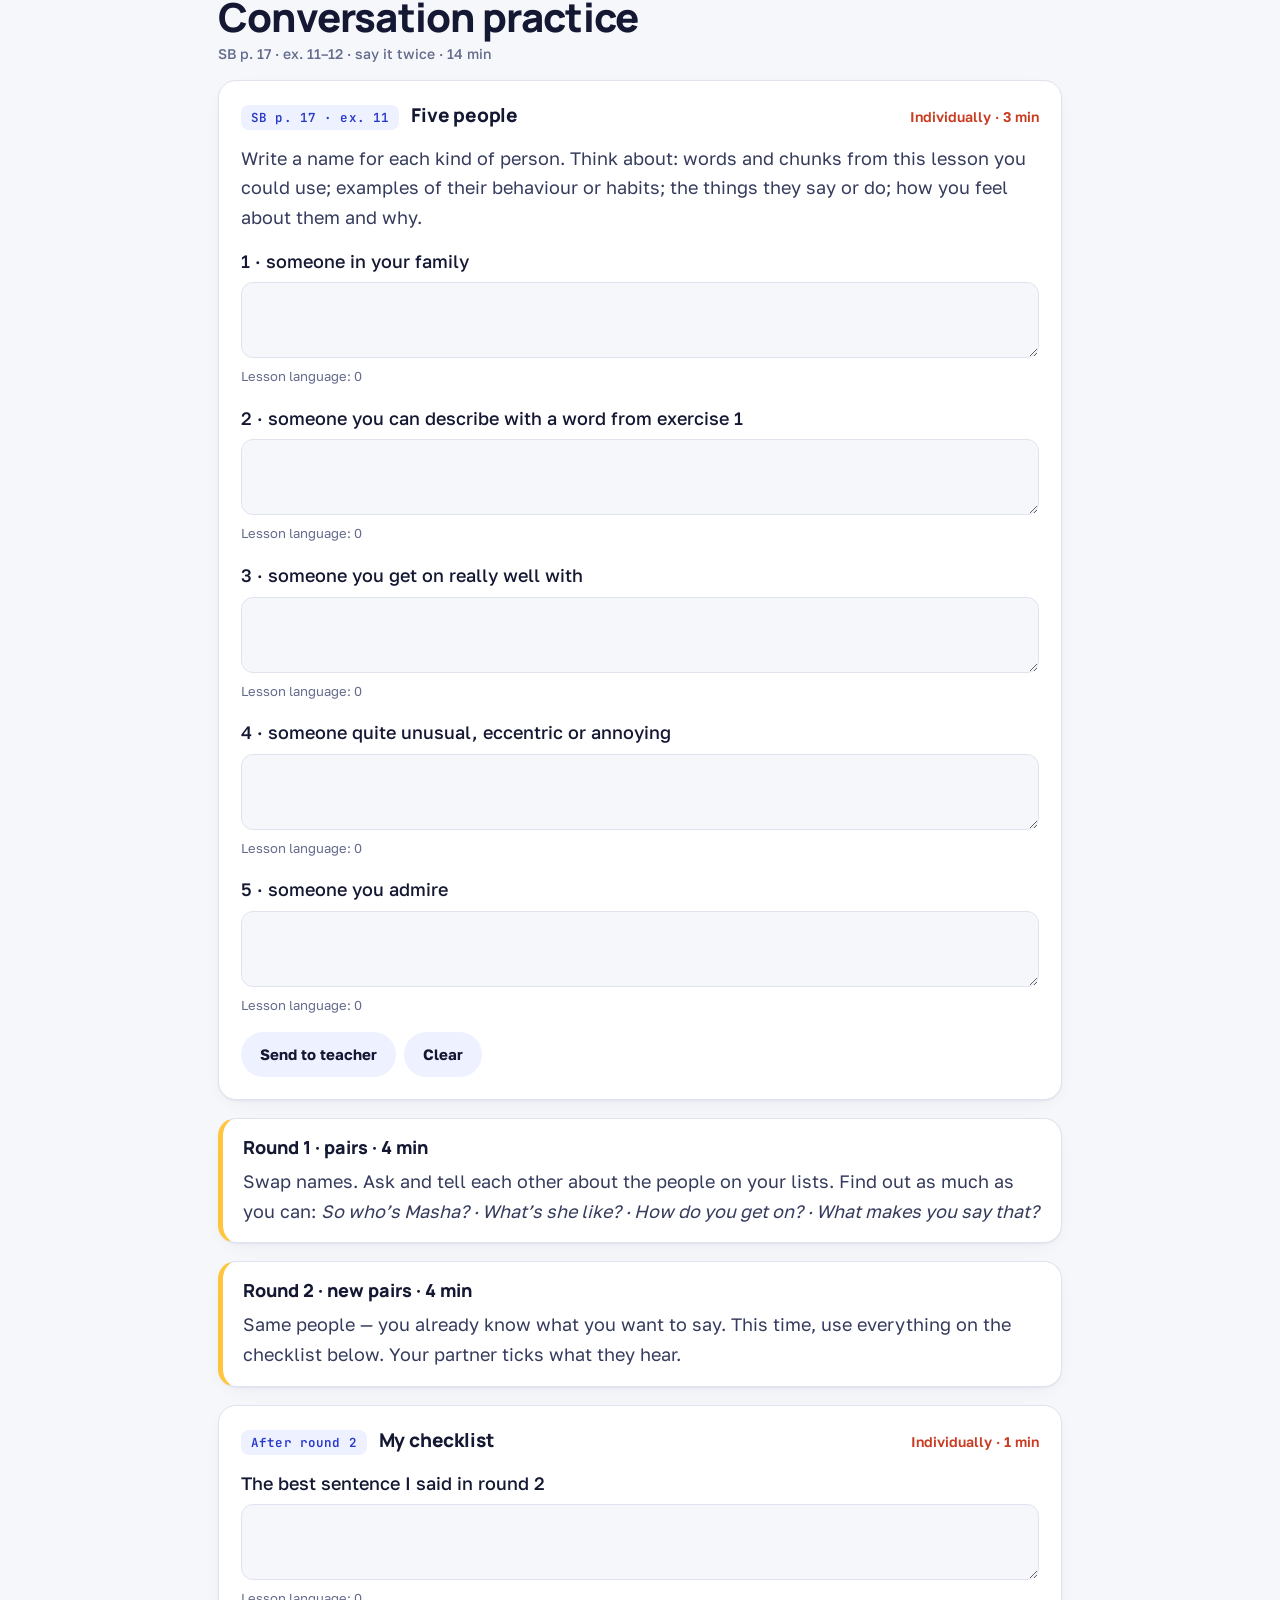
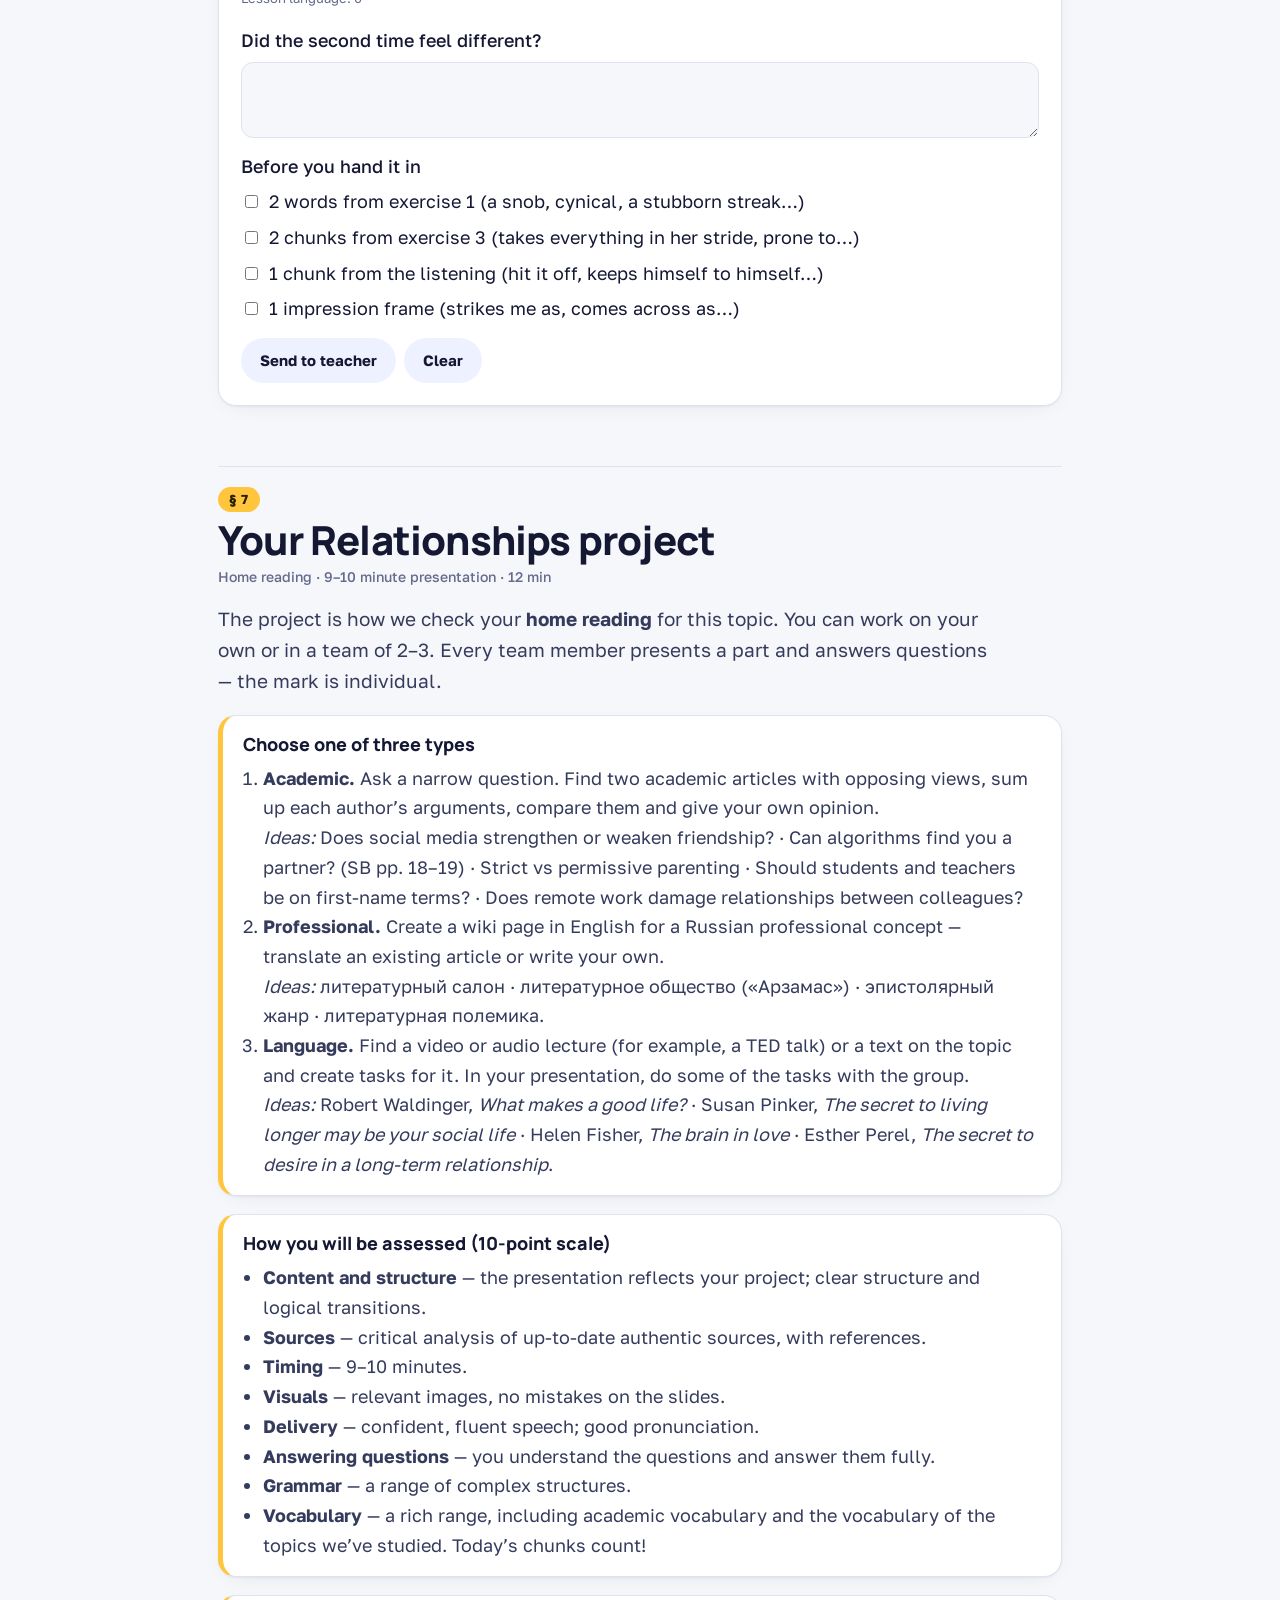
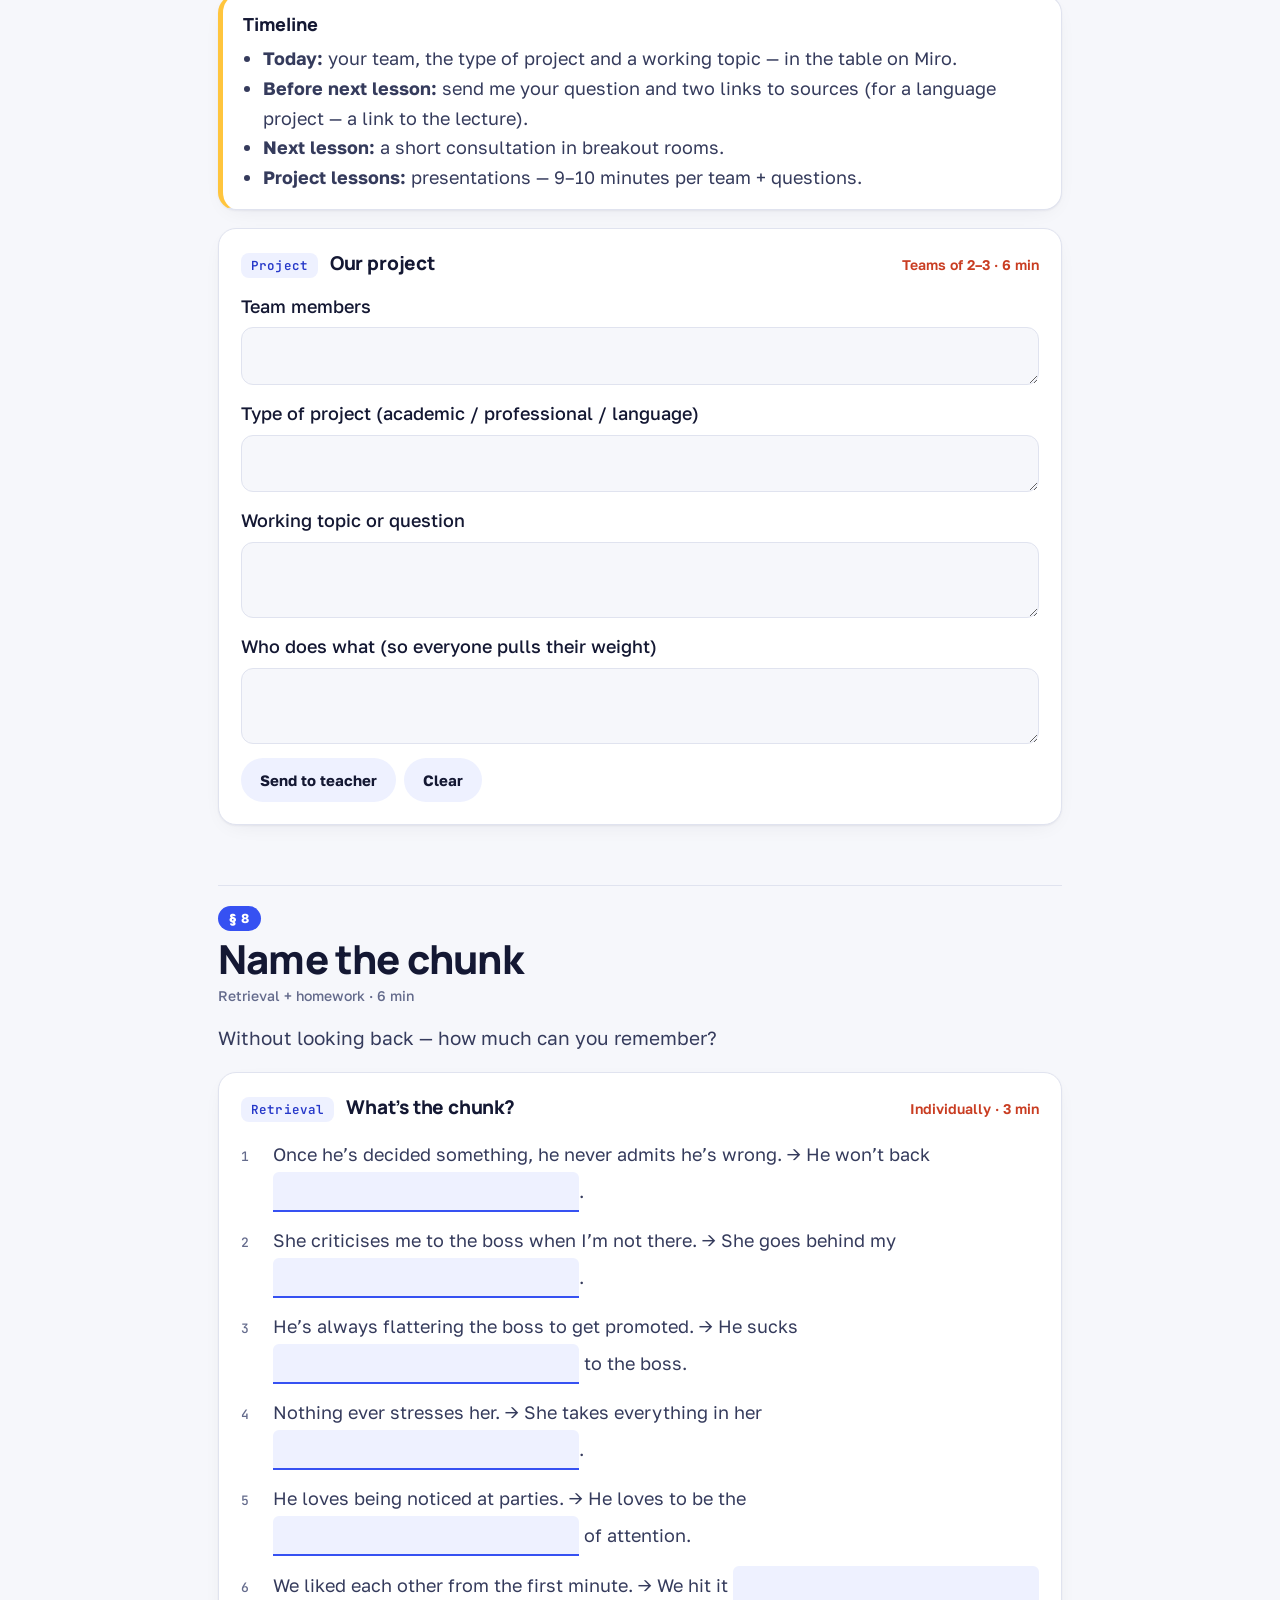
<file: lessons/05-relationships-people/index.html>
<!doctype html>
<html lang="en">
<head>
<meta charset="utf-8">
<meta name="viewport" content="width=device-width,initial-scale=1,viewport-fit=cover">
<meta name="robots" content="noindex,nofollow">
<title>Lesson 5 · Relationships: people · Advanced English</title>
<link rel="preconnect" href="https://fonts.googleapis.com">
<link rel="preconnect" href="https://fonts.gstatic.com" crossorigin>
<link rel="stylesheet" href="https://fonts.googleapis.com/css2?family=Manrope:wght@500;700;800&family=Golos+Text:wght@400;500;600;700&family=JetBrains+Mono:wght@500;600&display=swap">
<link rel="stylesheet" href="../../assets/style.css?v=202611252217">
</head>
<body>
<div id="app"><noscript>This lesson needs JavaScript switched on.</noscript></div>
<script src="../../assets/config.js?v=202611252217"></script>
<script src="../../assets/course.js?v=202611252217"></script>
<script src="lesson.js?v=202611252217"></script>
<script src="../../assets/engine.js?v=202611252217"></script>
</body>
</html>
</file>
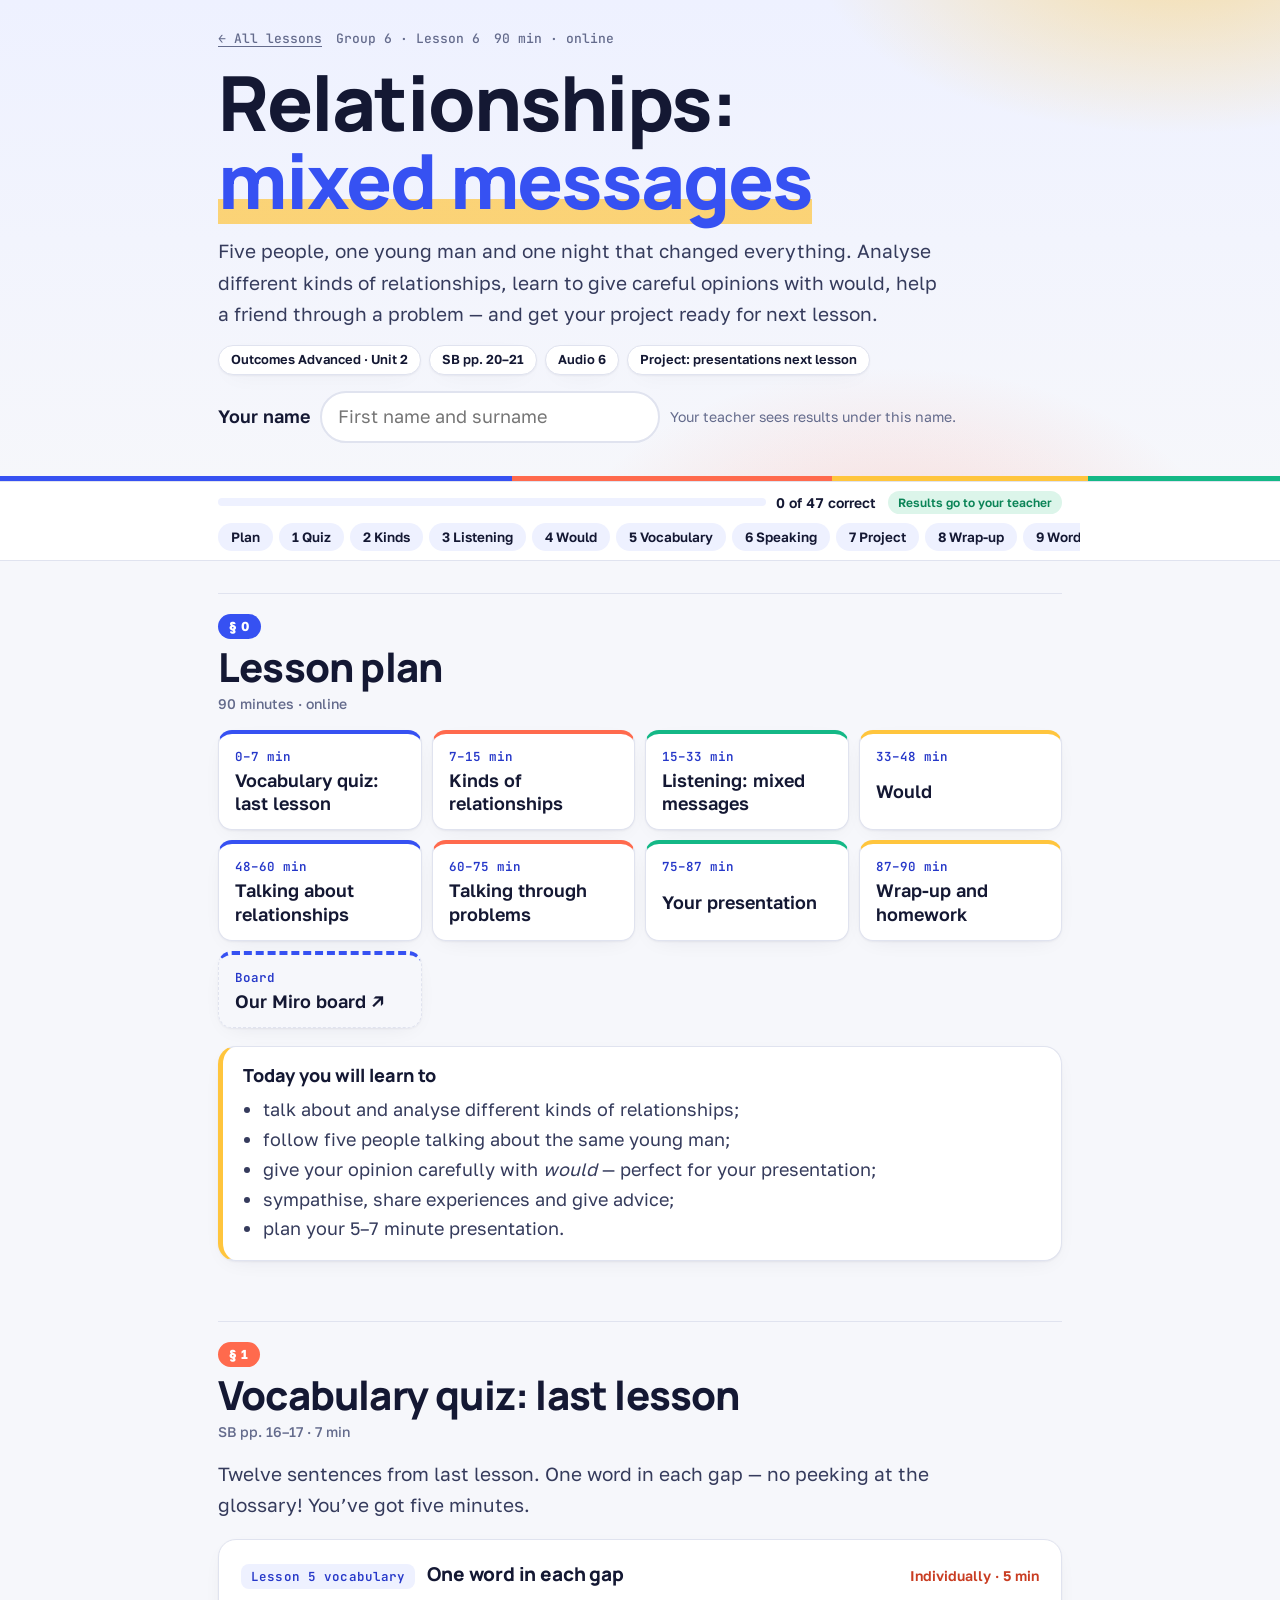
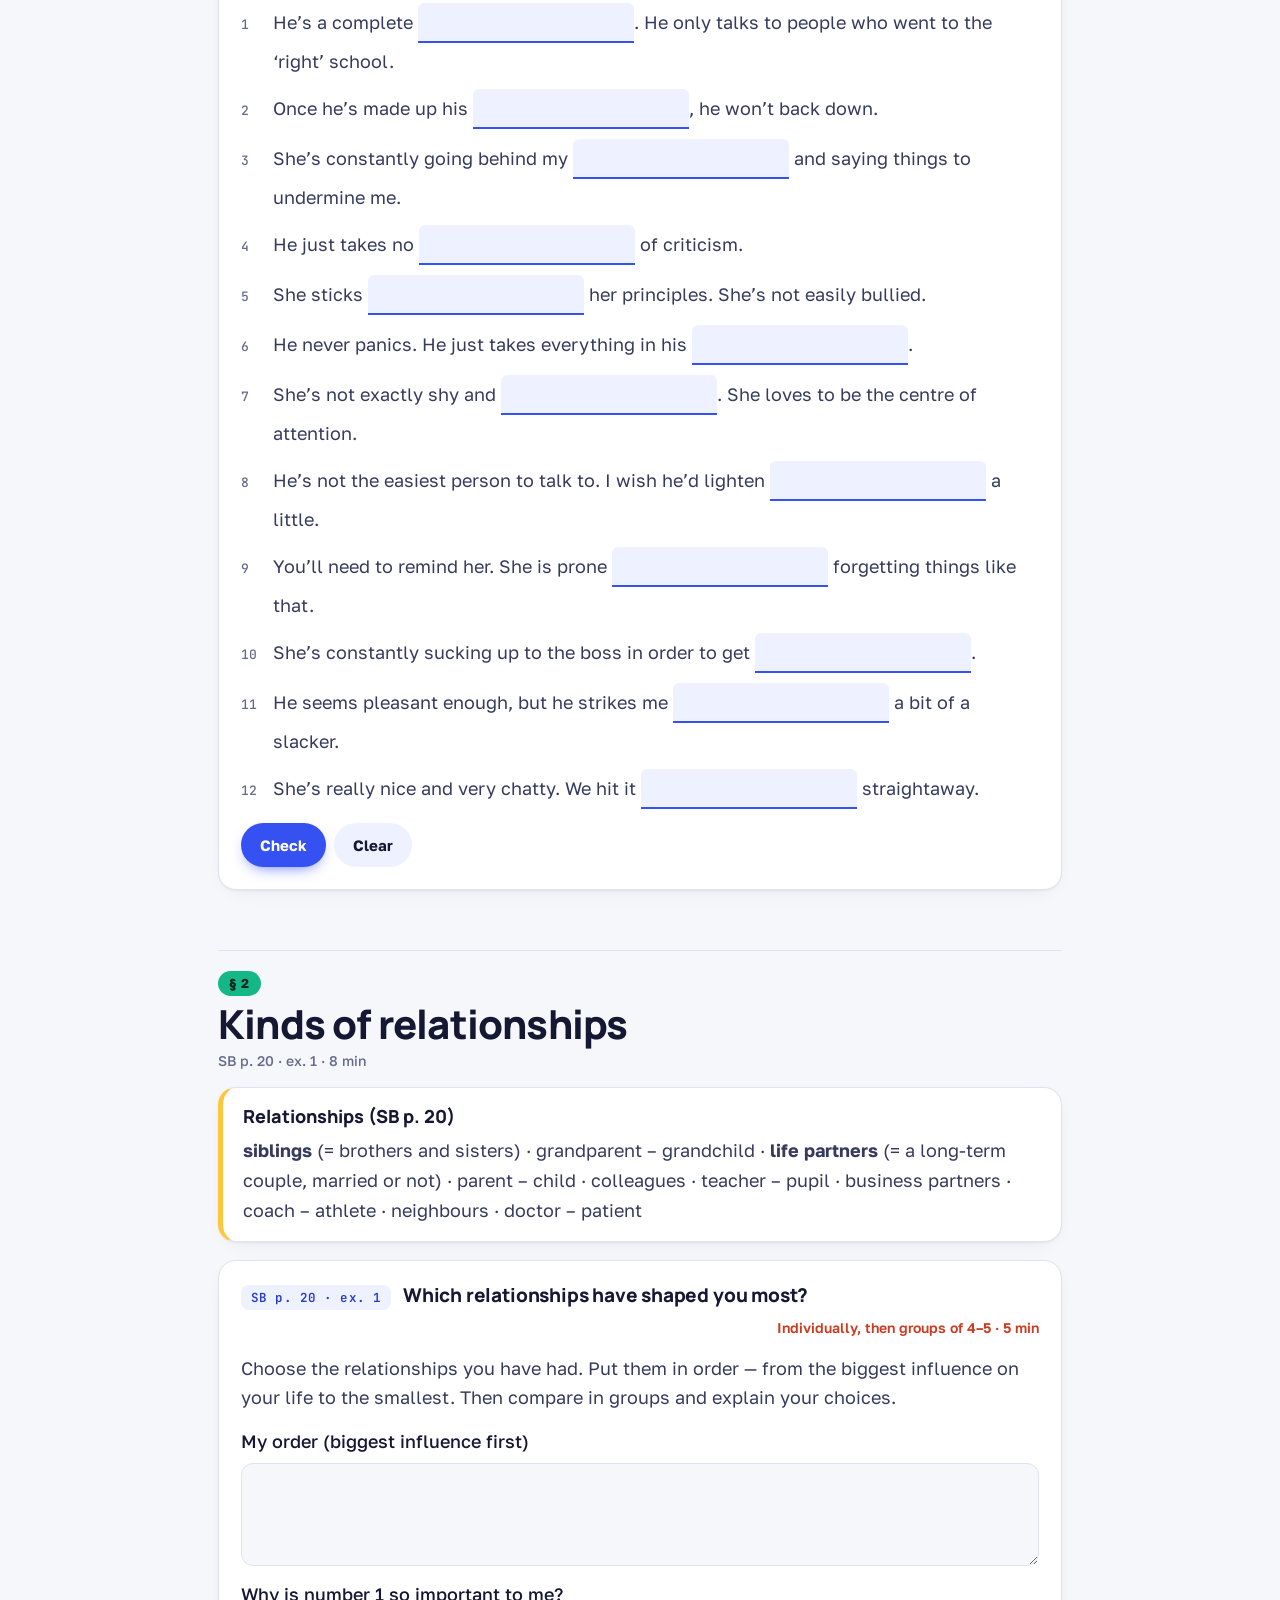
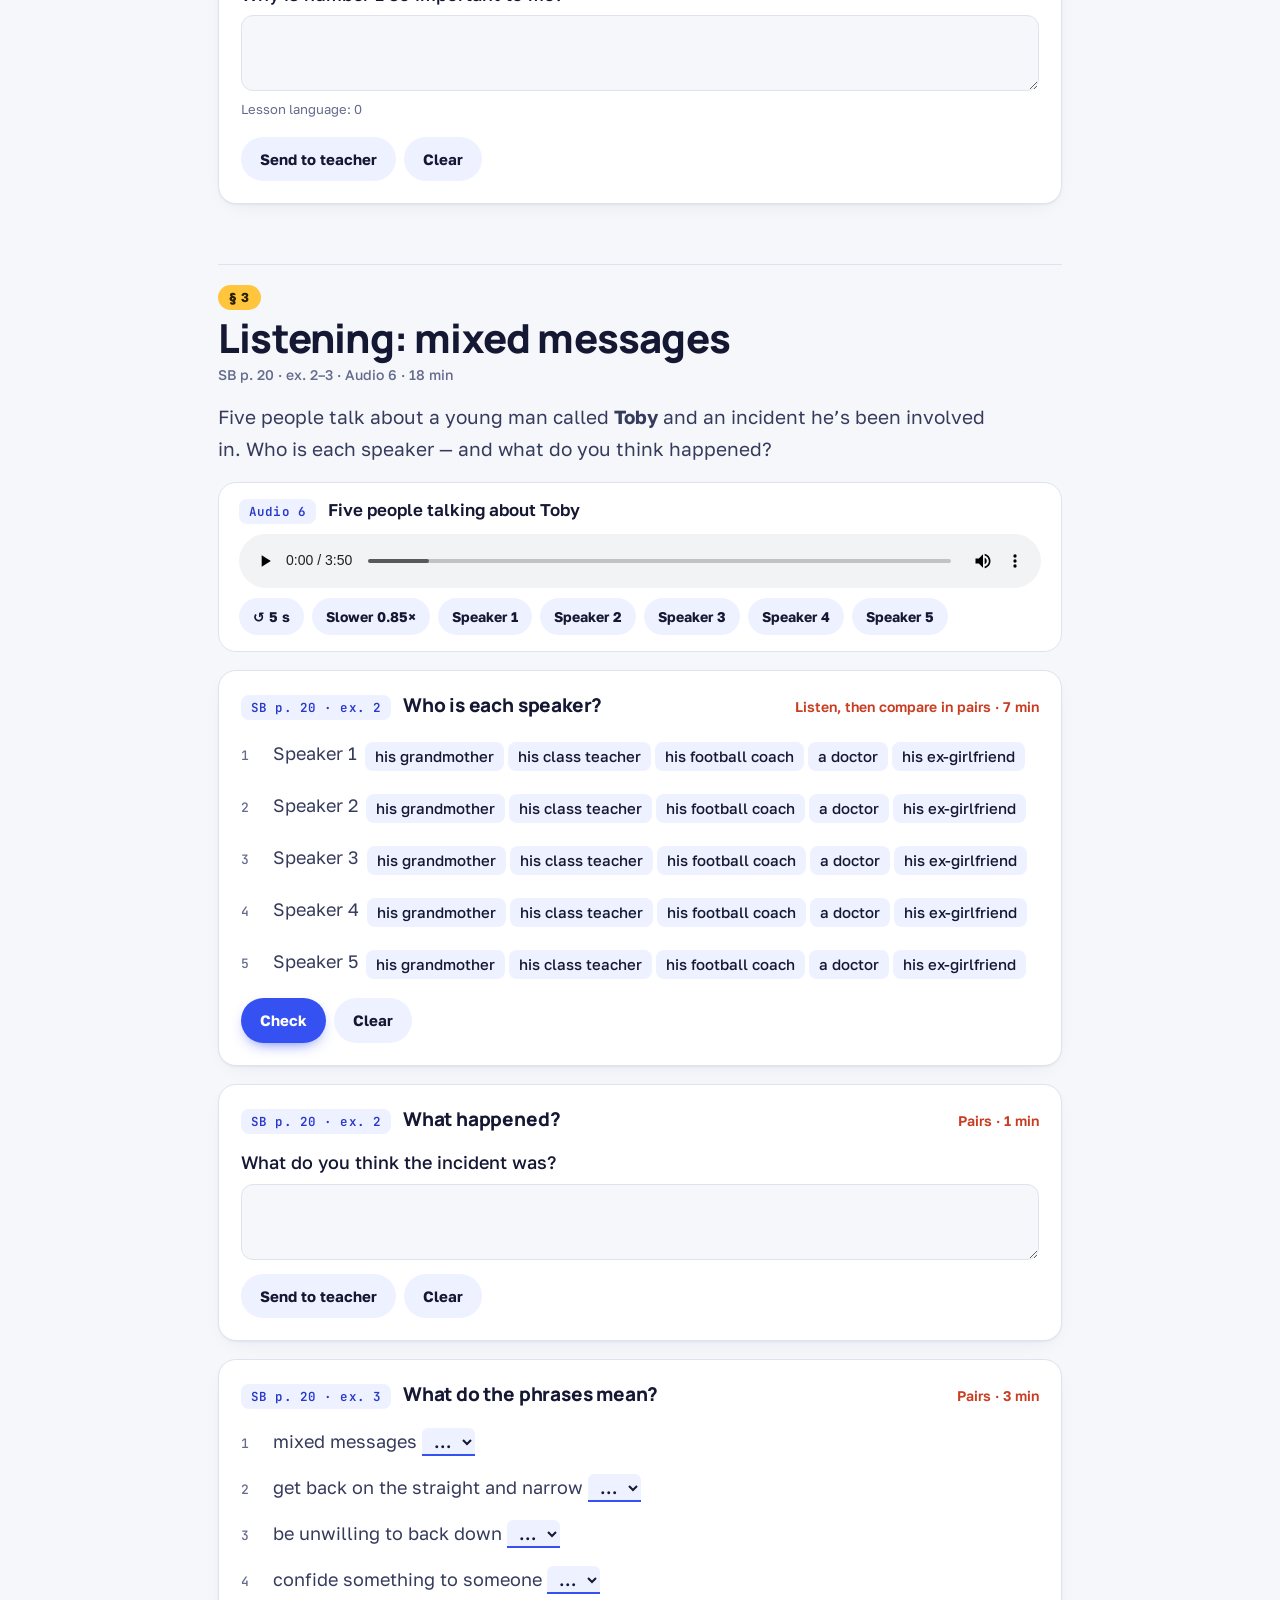
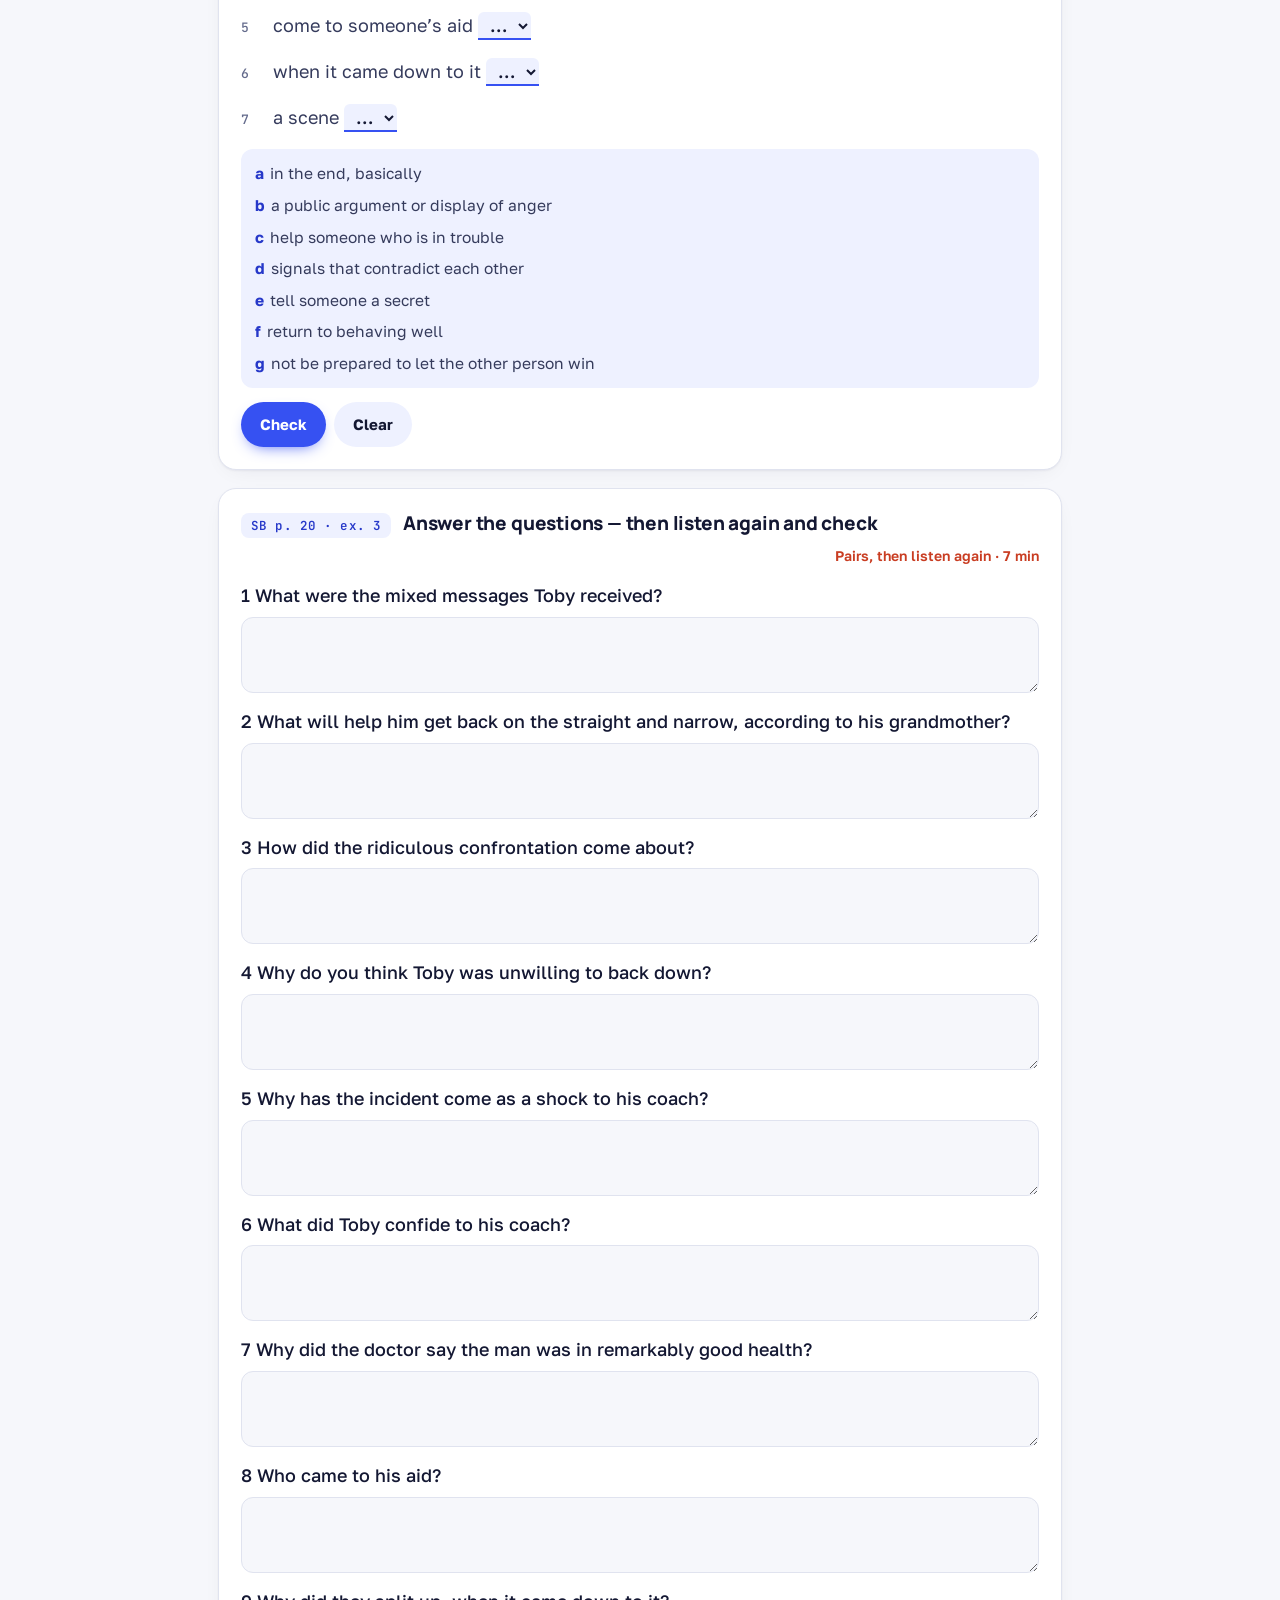
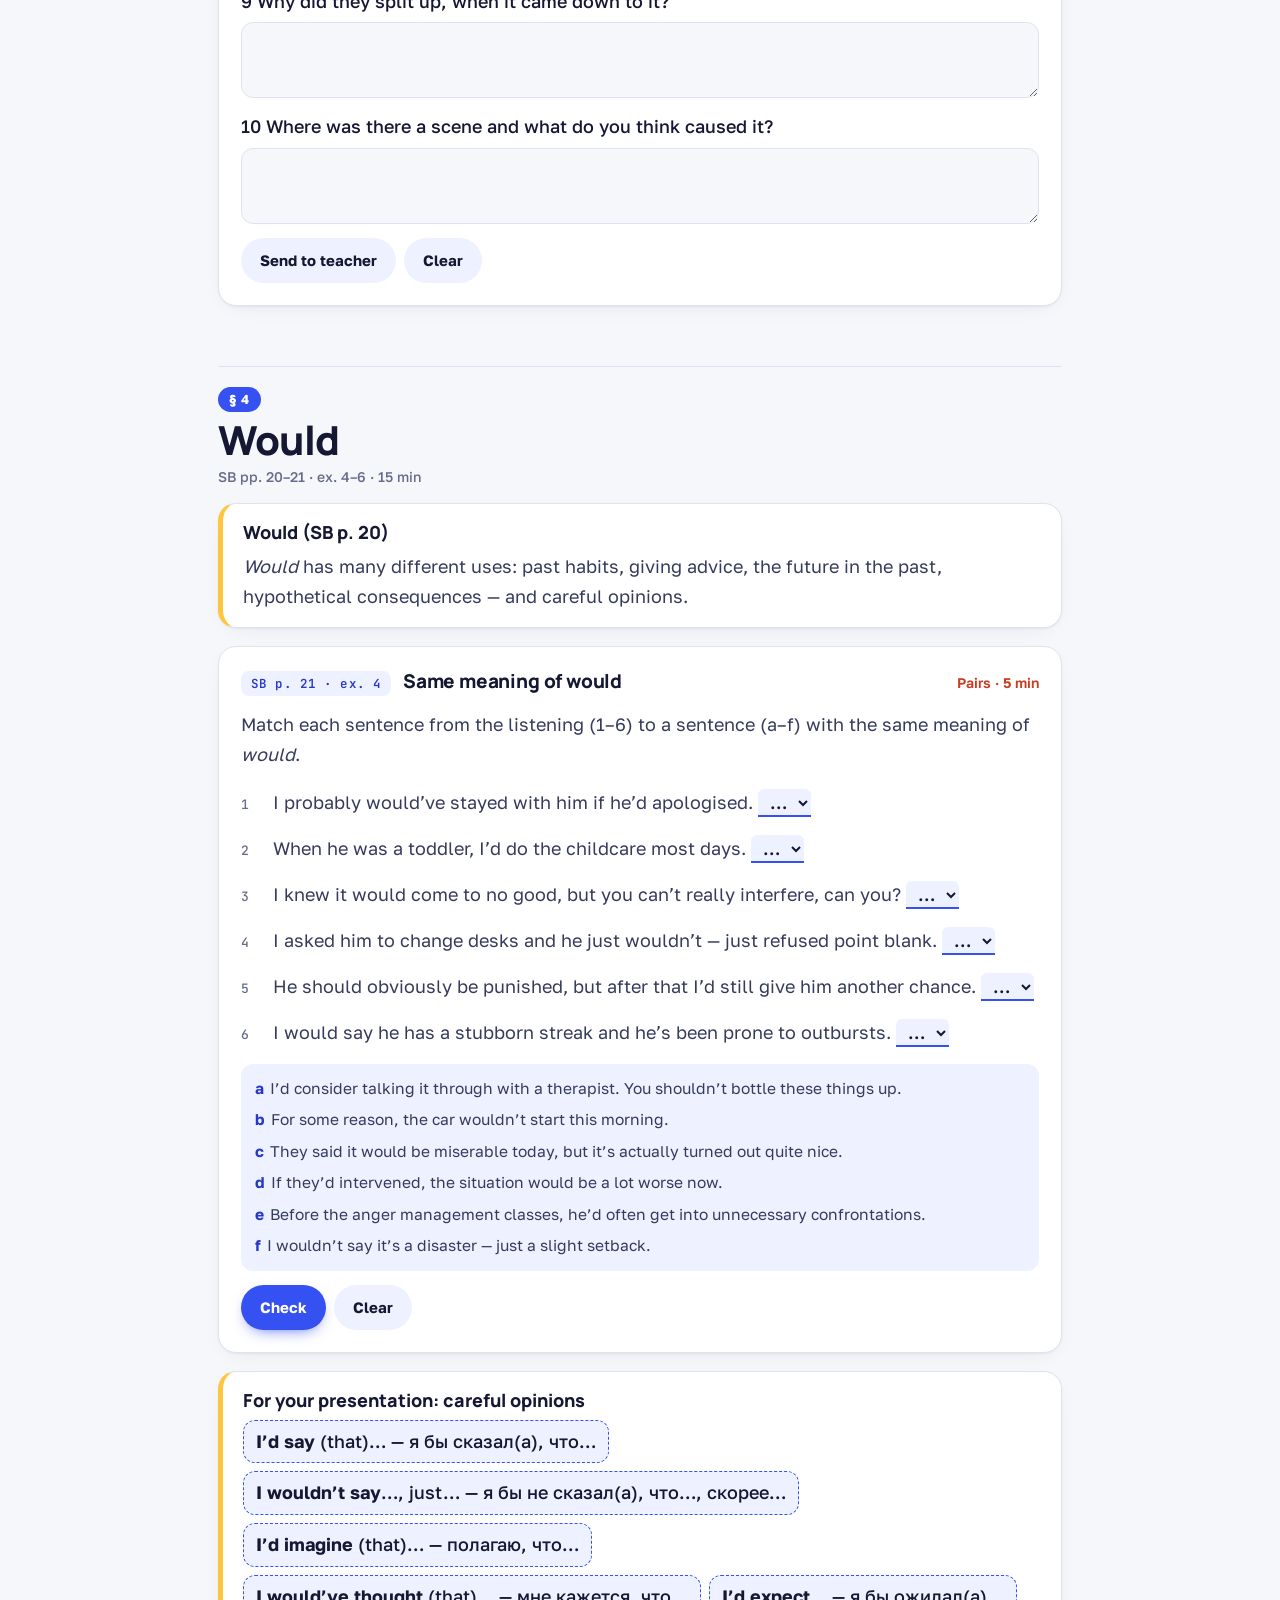
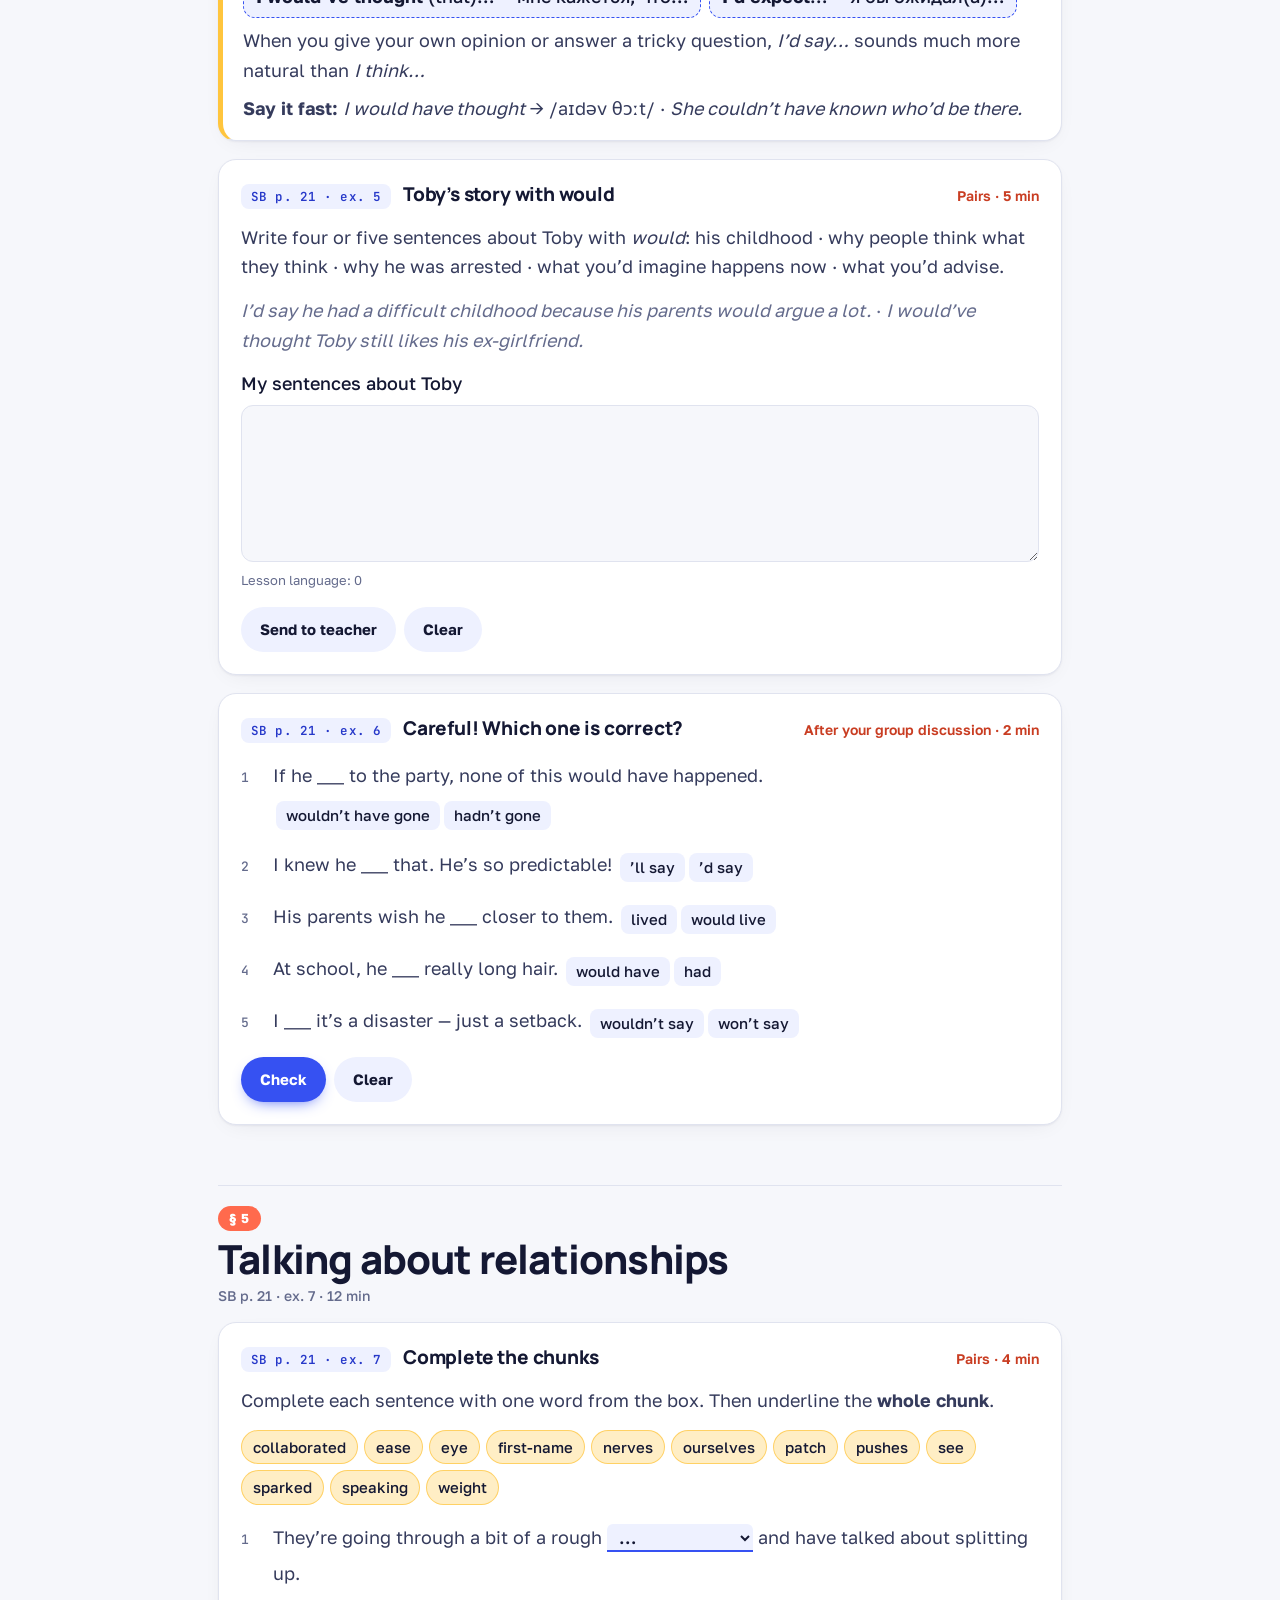
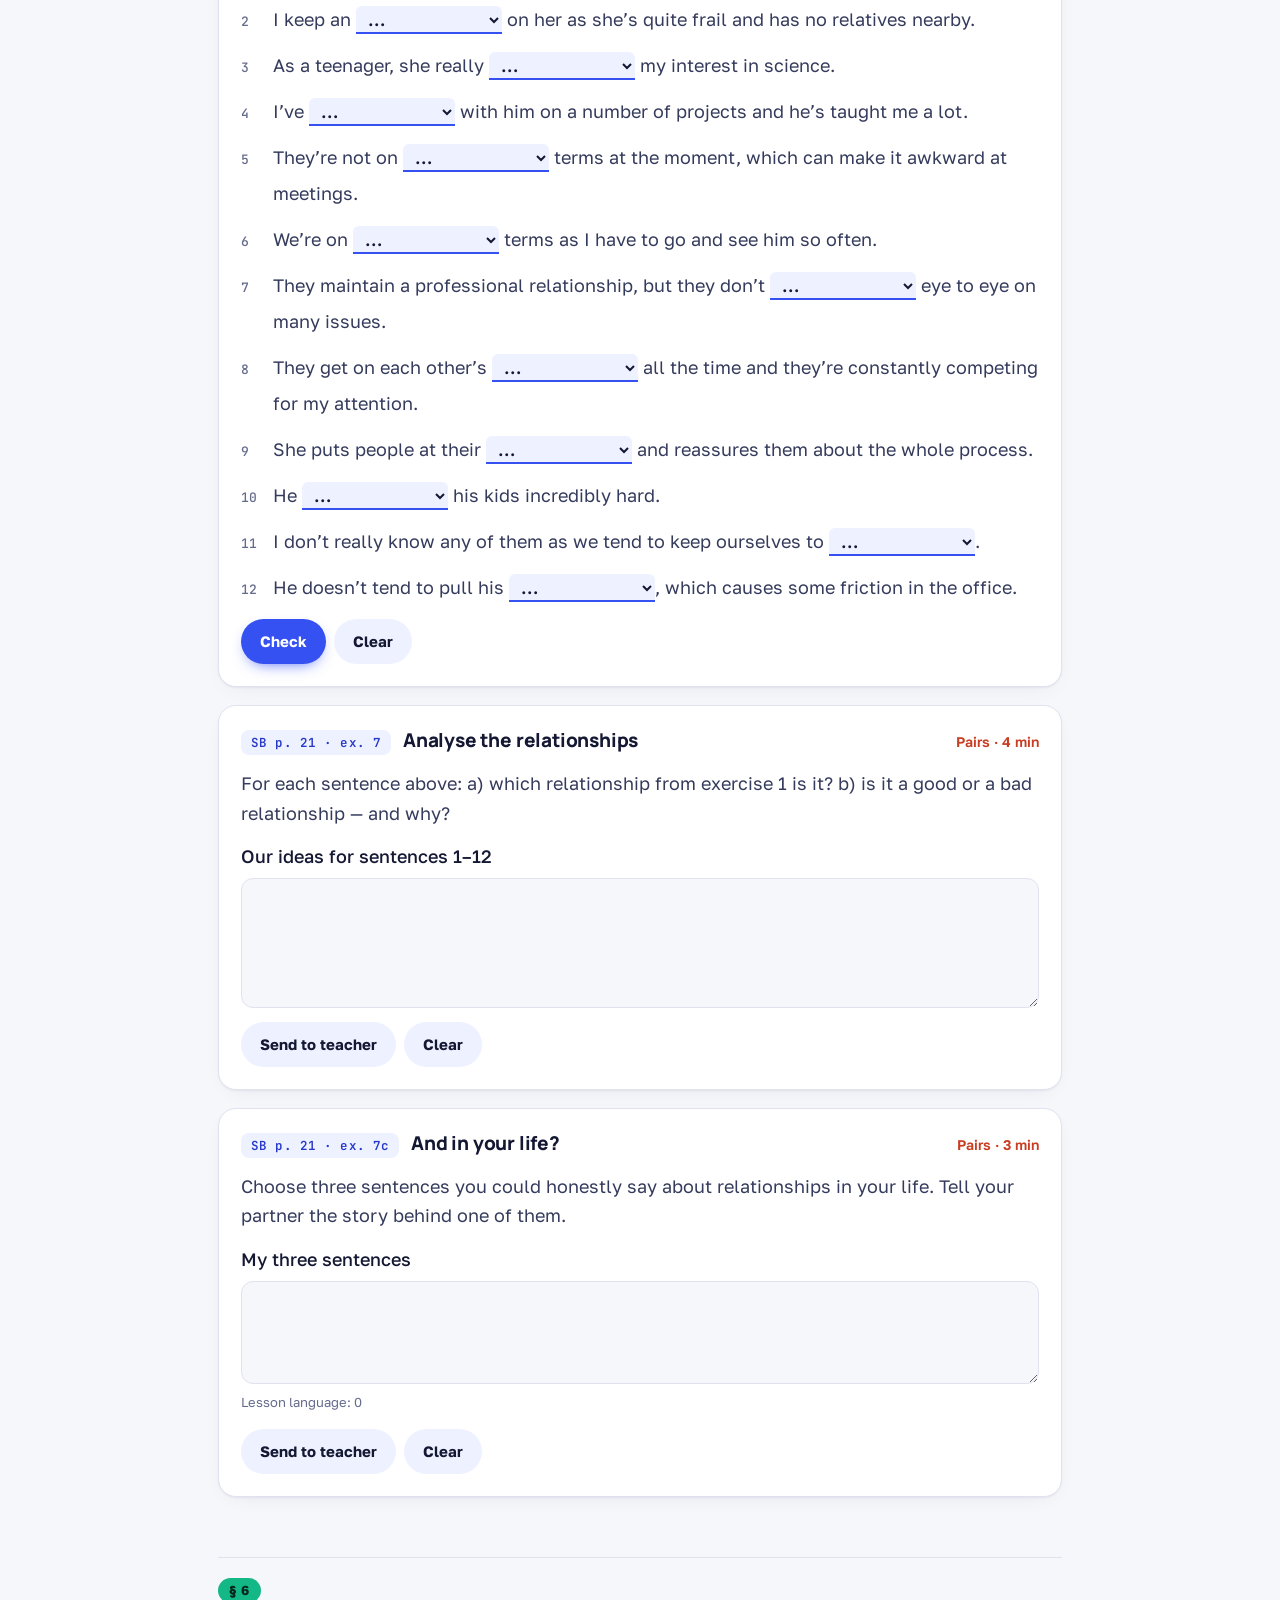
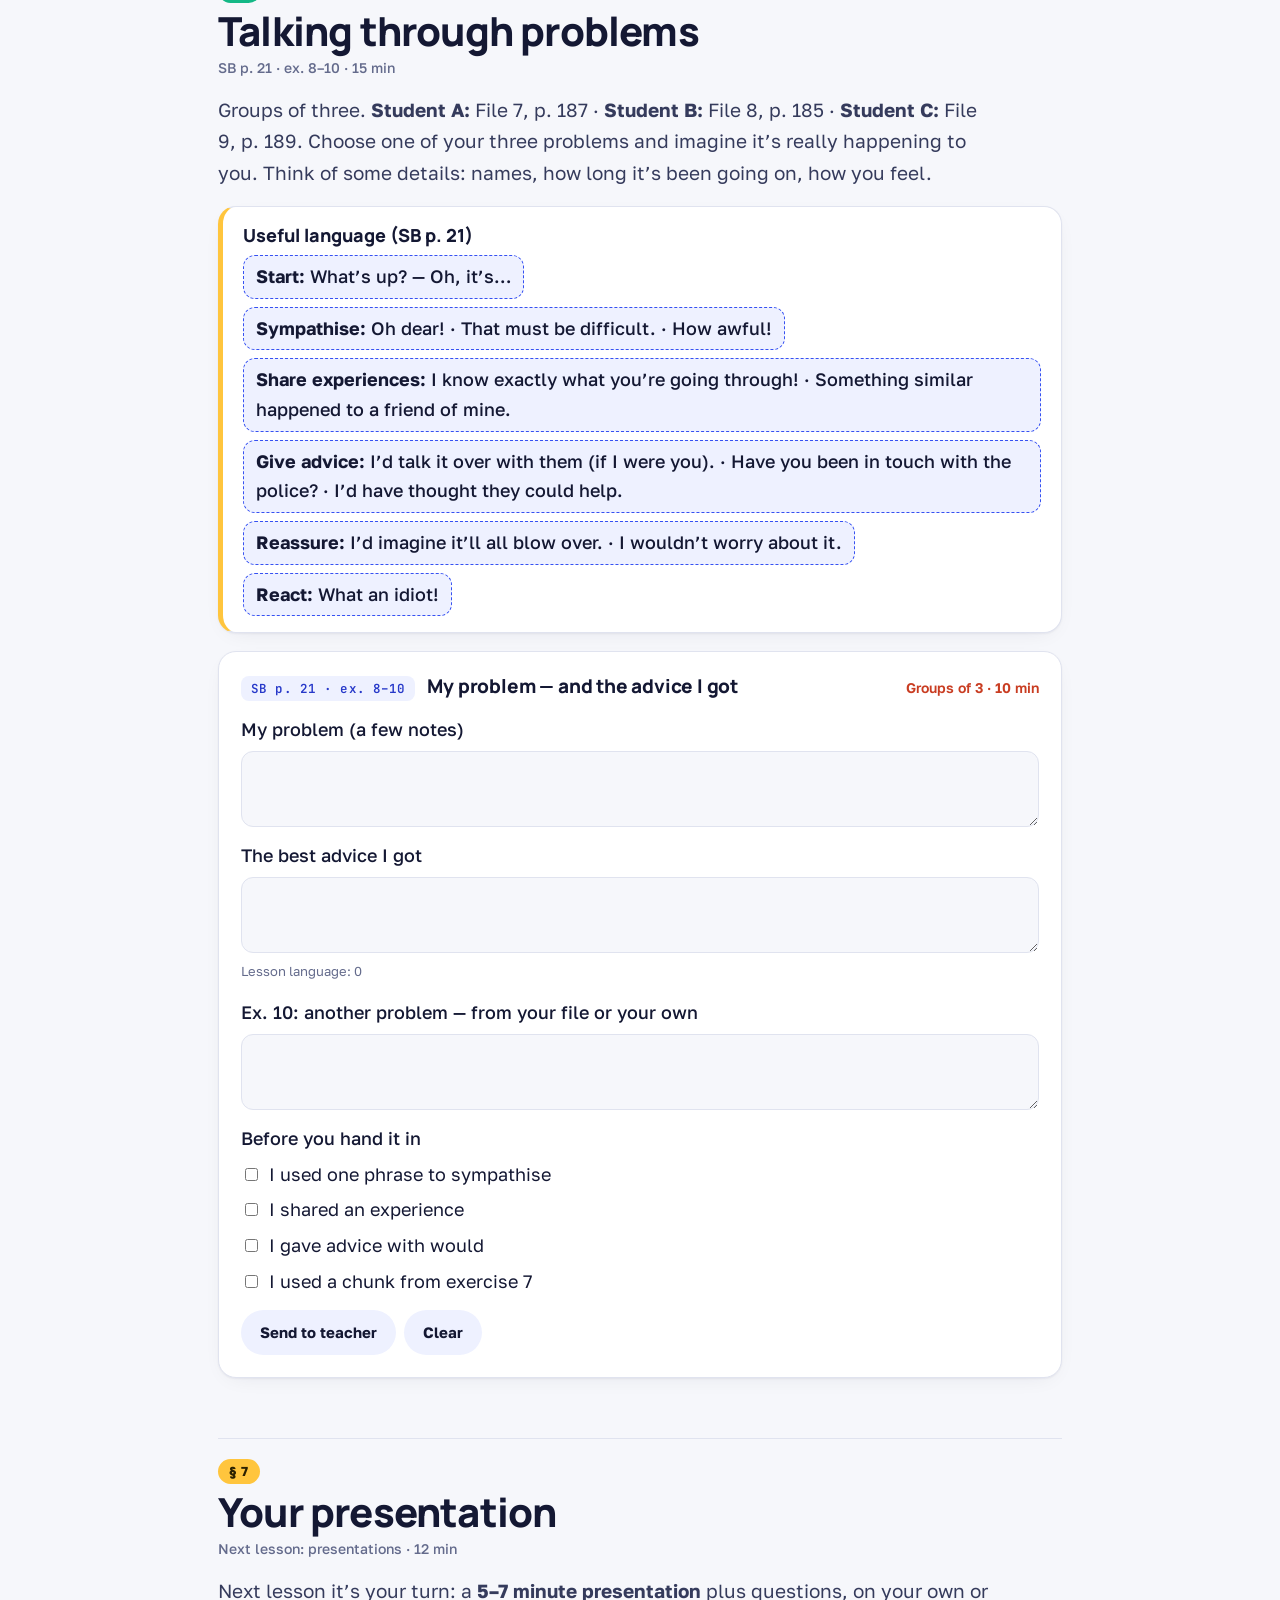
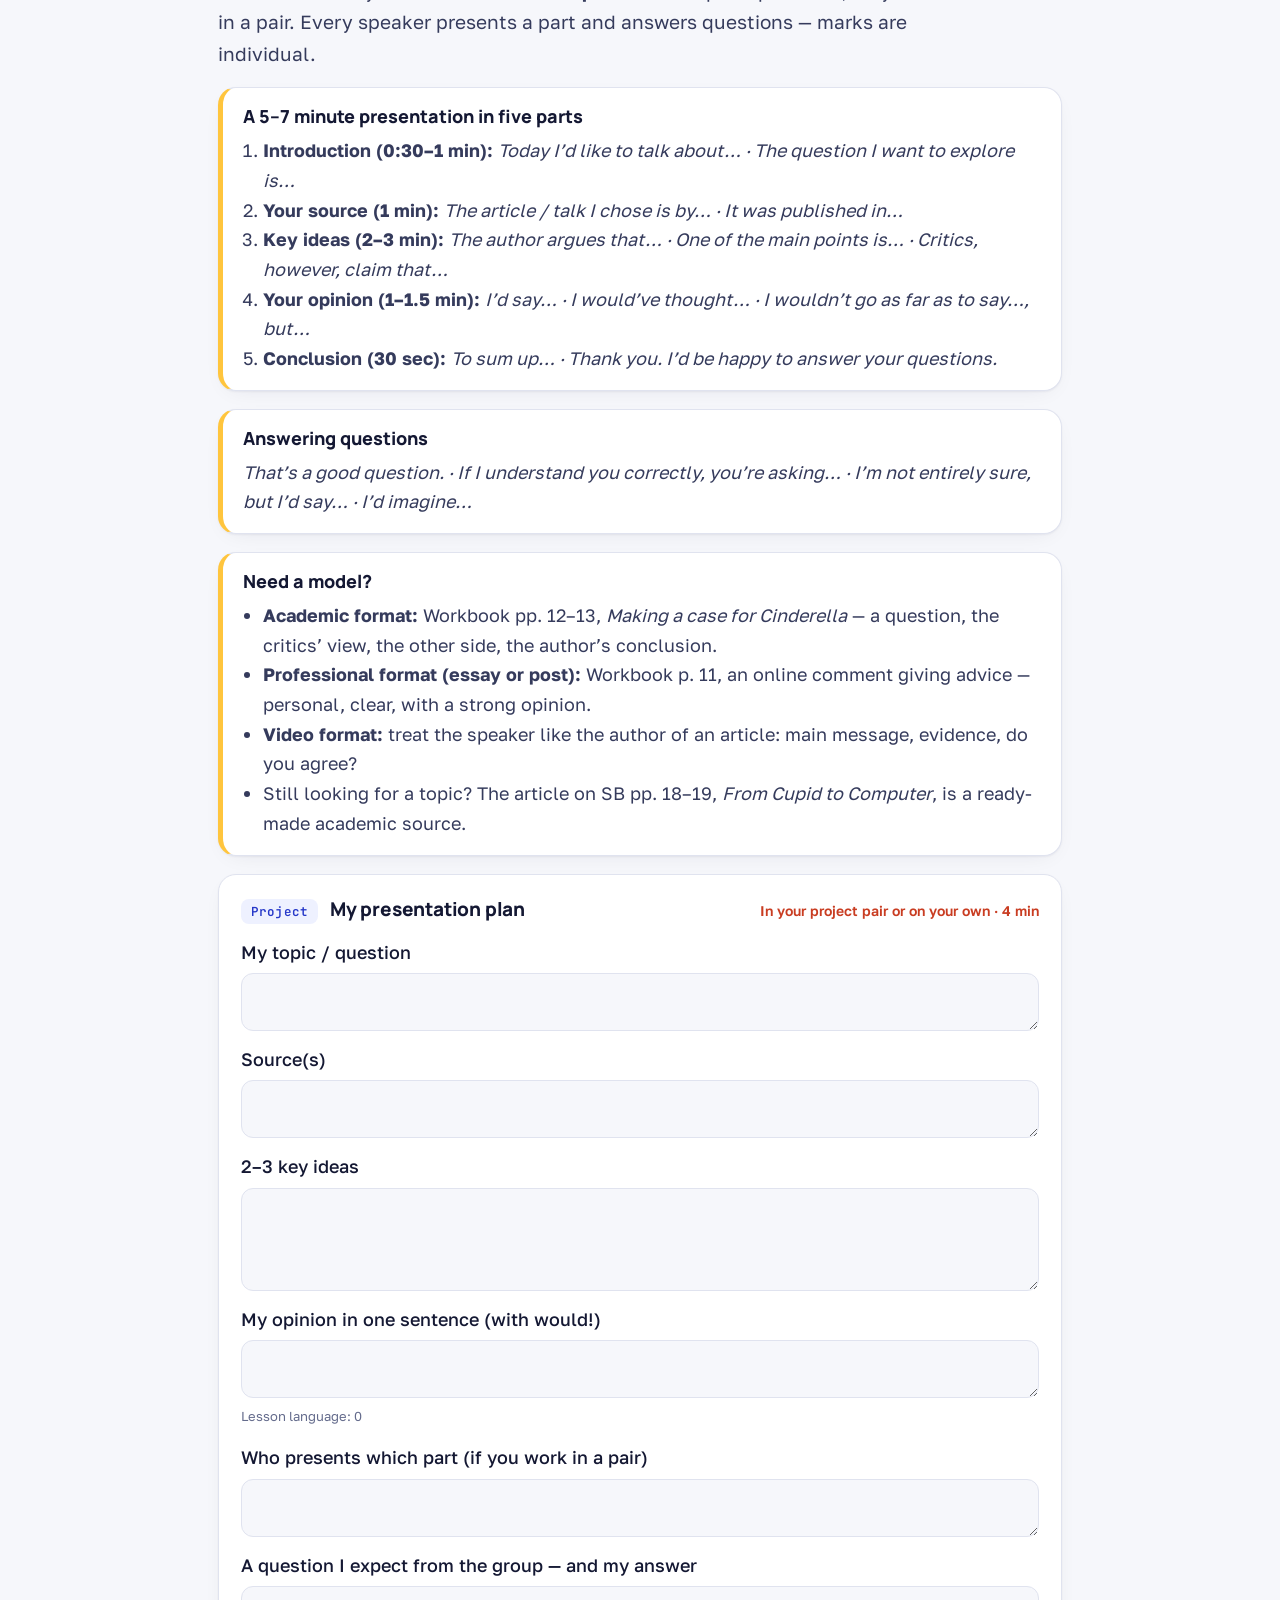
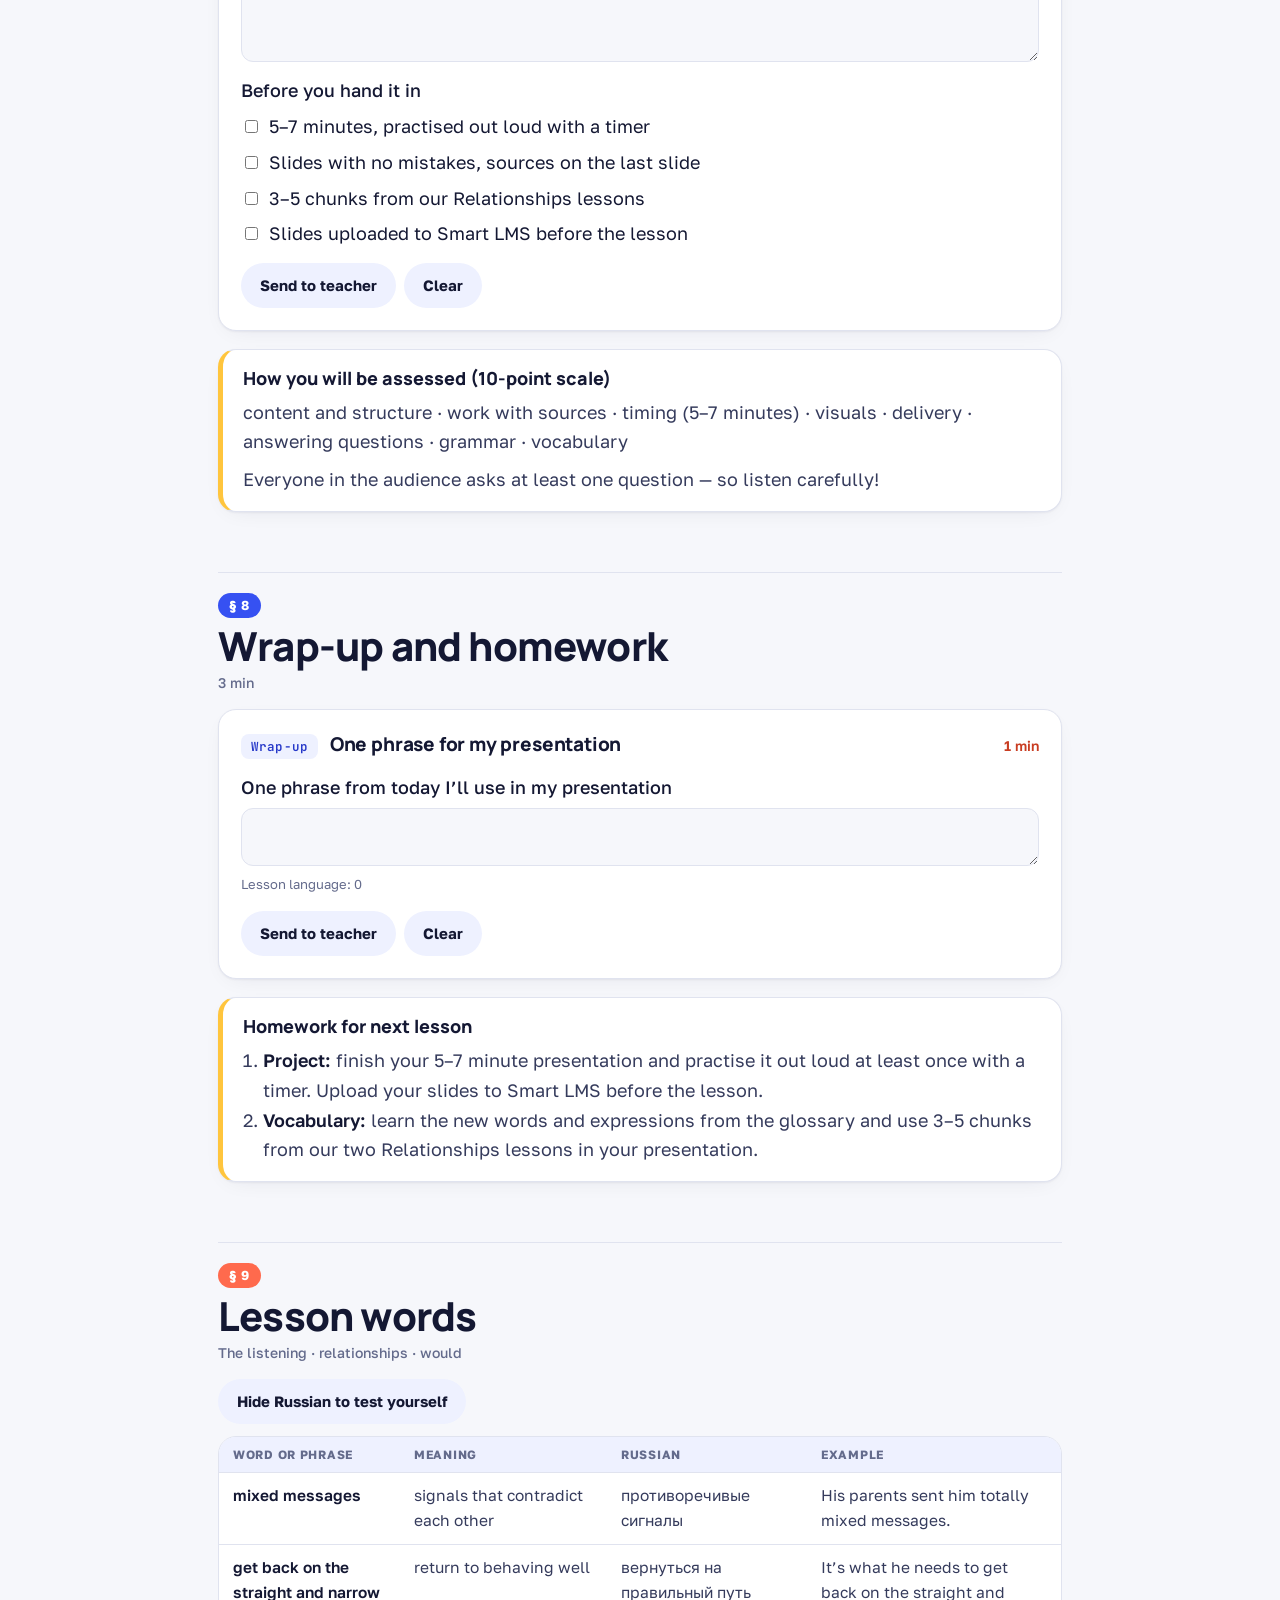
<file: lessons/06-relationships-kinds/index.html>
<!doctype html>
<html lang="en">
<head>
<meta charset="utf-8">
<meta name="viewport" content="width=device-width,initial-scale=1,viewport-fit=cover">
<meta name="robots" content="noindex,nofollow">
<title>Lesson 6 · Relationships: kinds of relationships · Advanced English</title>
<link rel="preconnect" href="https://fonts.googleapis.com">
<link rel="preconnect" href="https://fonts.gstatic.com" crossorigin>
<link rel="stylesheet" href="https://fonts.googleapis.com/css2?family=Manrope:wght@500;700;800&family=Golos+Text:wght@400;500;600;700&family=JetBrains+Mono:wght@500;600&display=swap">
<link rel="stylesheet" href="../../assets/style.css?v=202611252217">
</head>
<body>
<div id="app"><noscript>This lesson needs JavaScript switched on.</noscript></div>
<script src="../../assets/config.js?v=202611252217"></script>
<script src="../../assets/course.js?v=202611252217"></script>
<script src="lesson.js?v=202611252217"></script>
<script src="../../assets/engine.js?v=202611252217"></script>
</body>
</html>
</file>
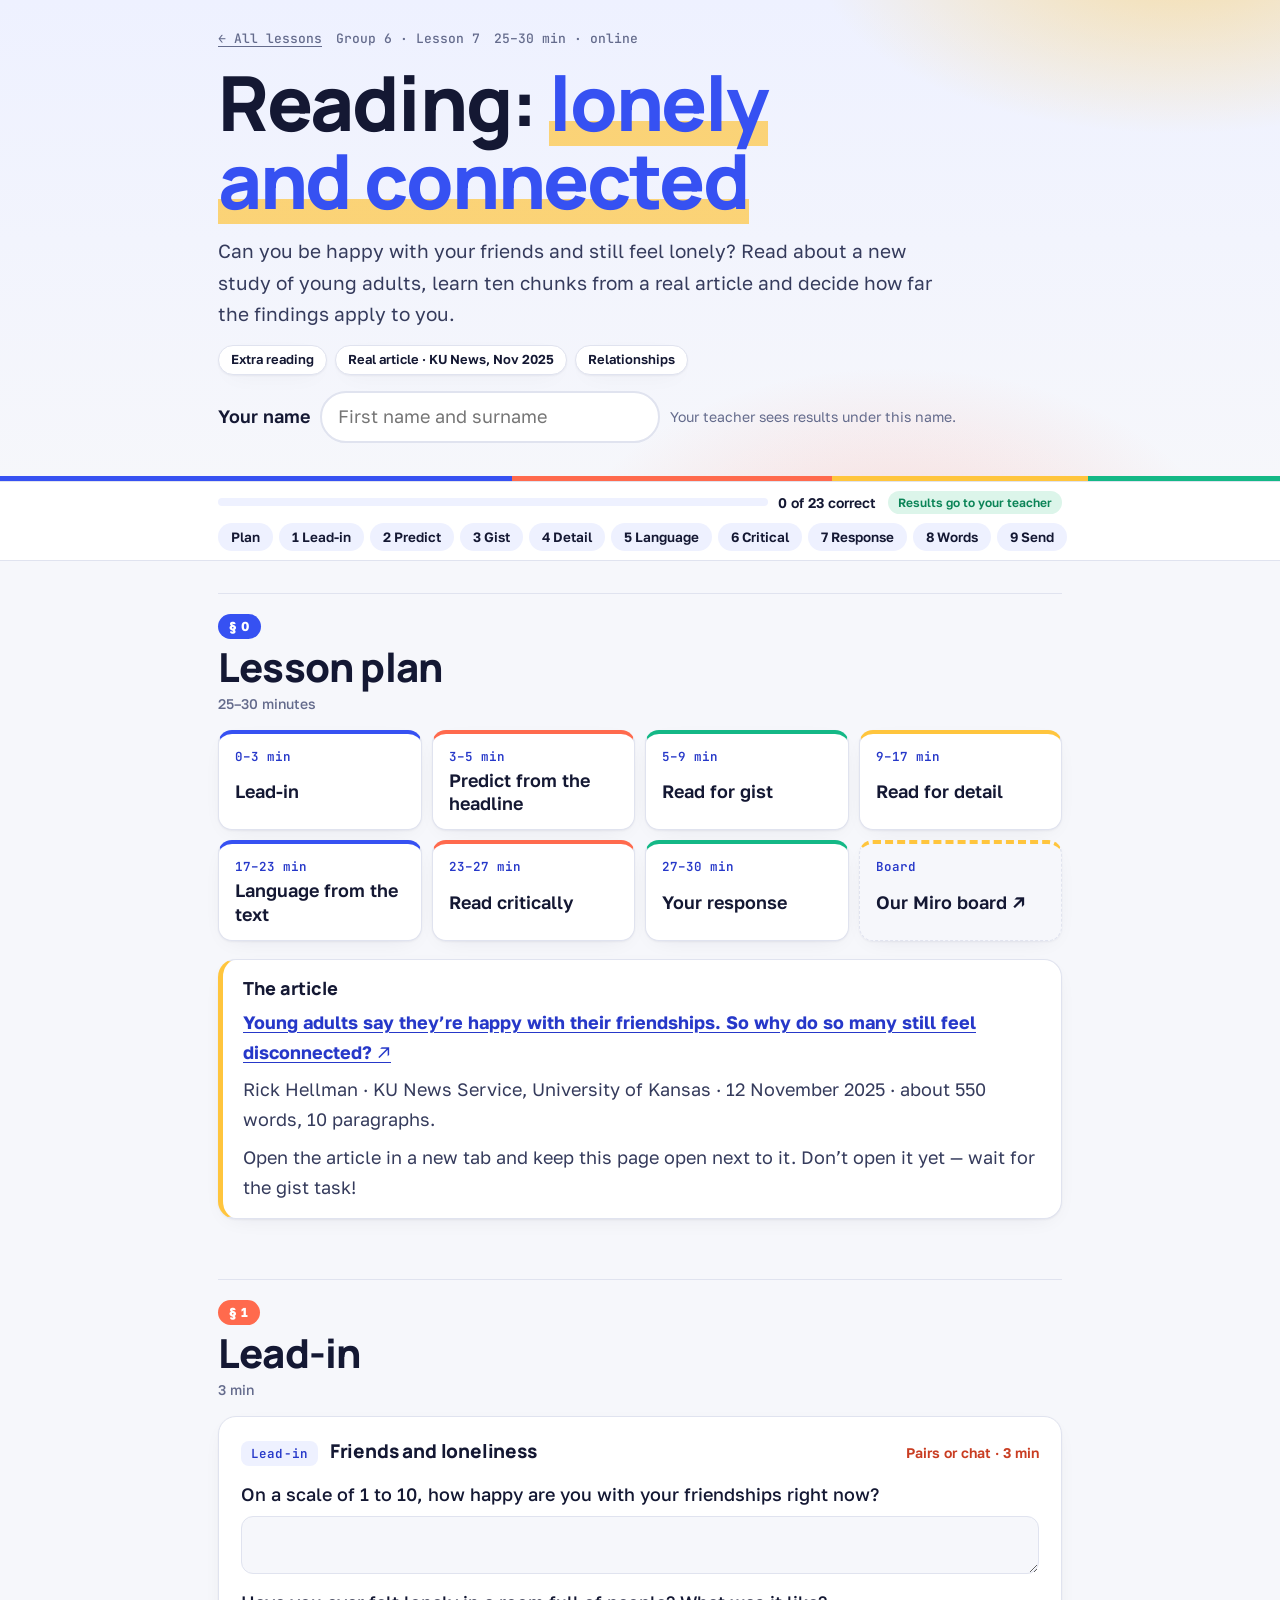
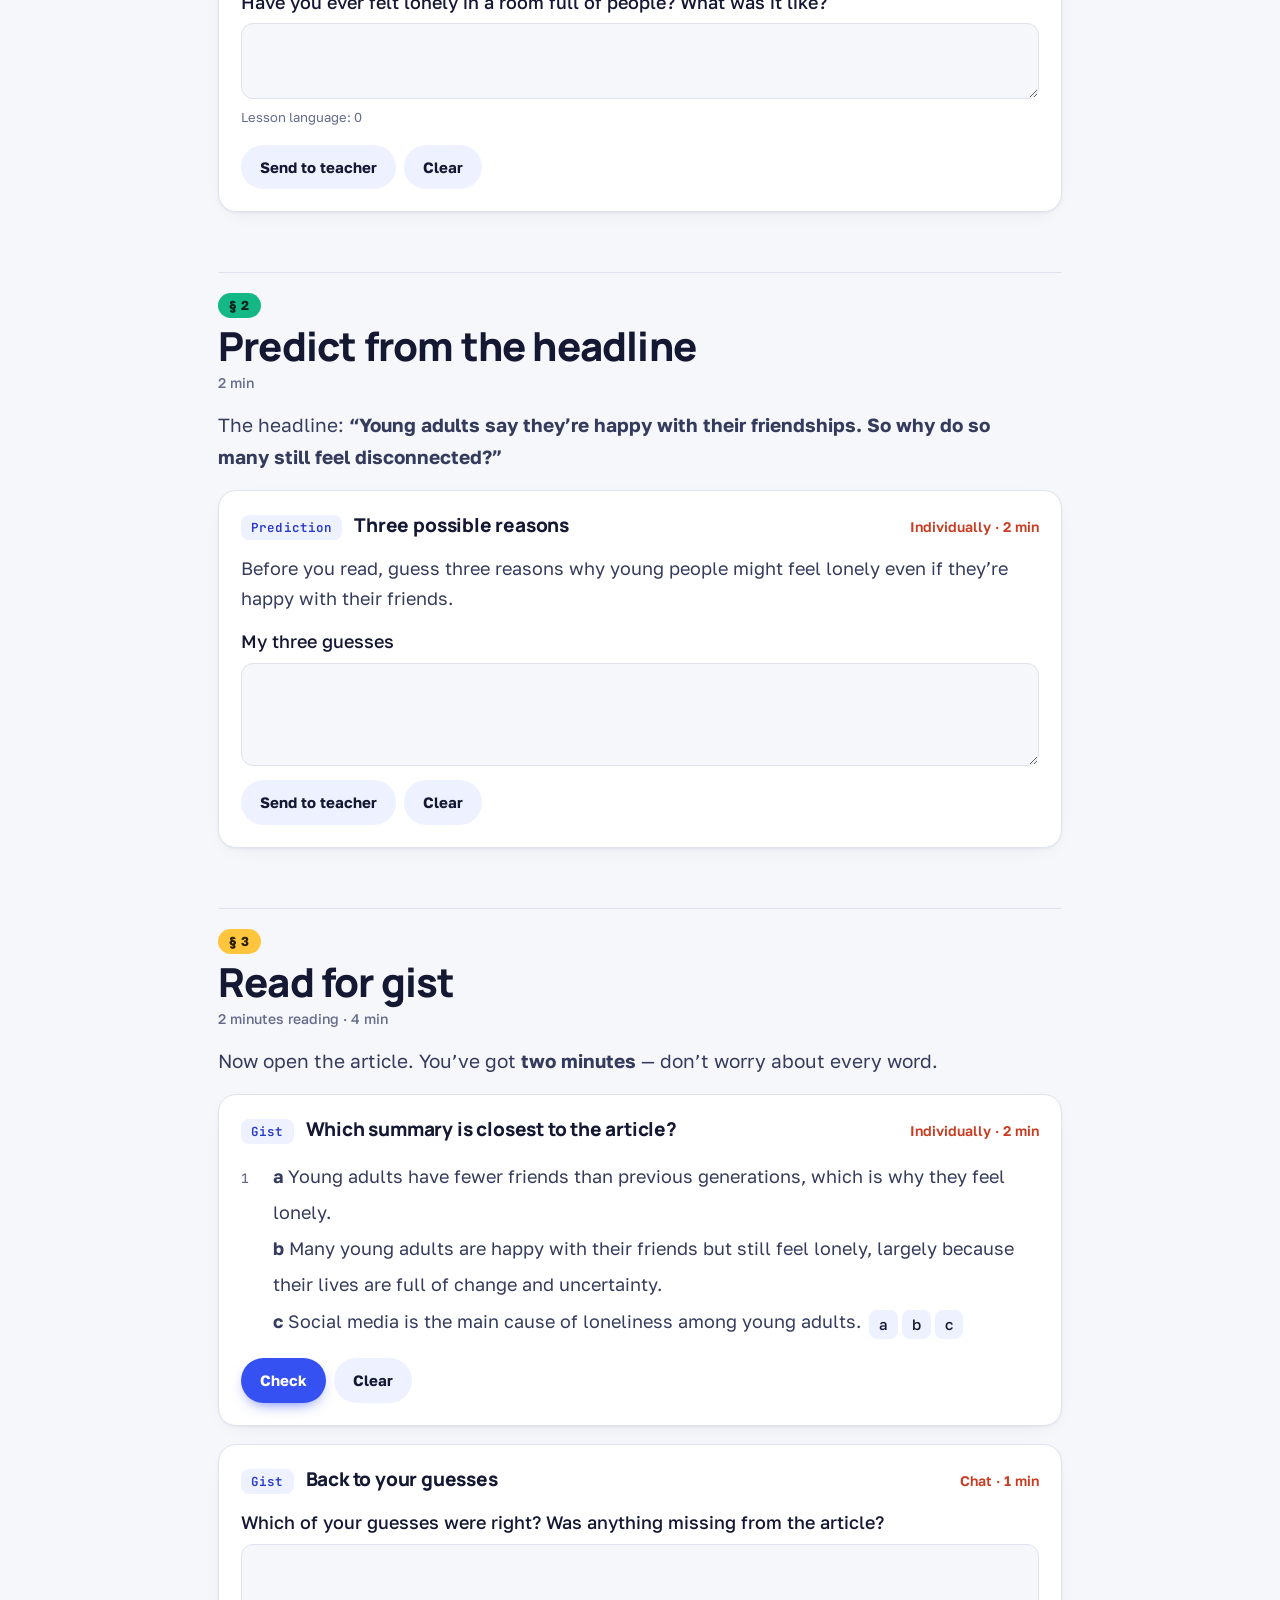
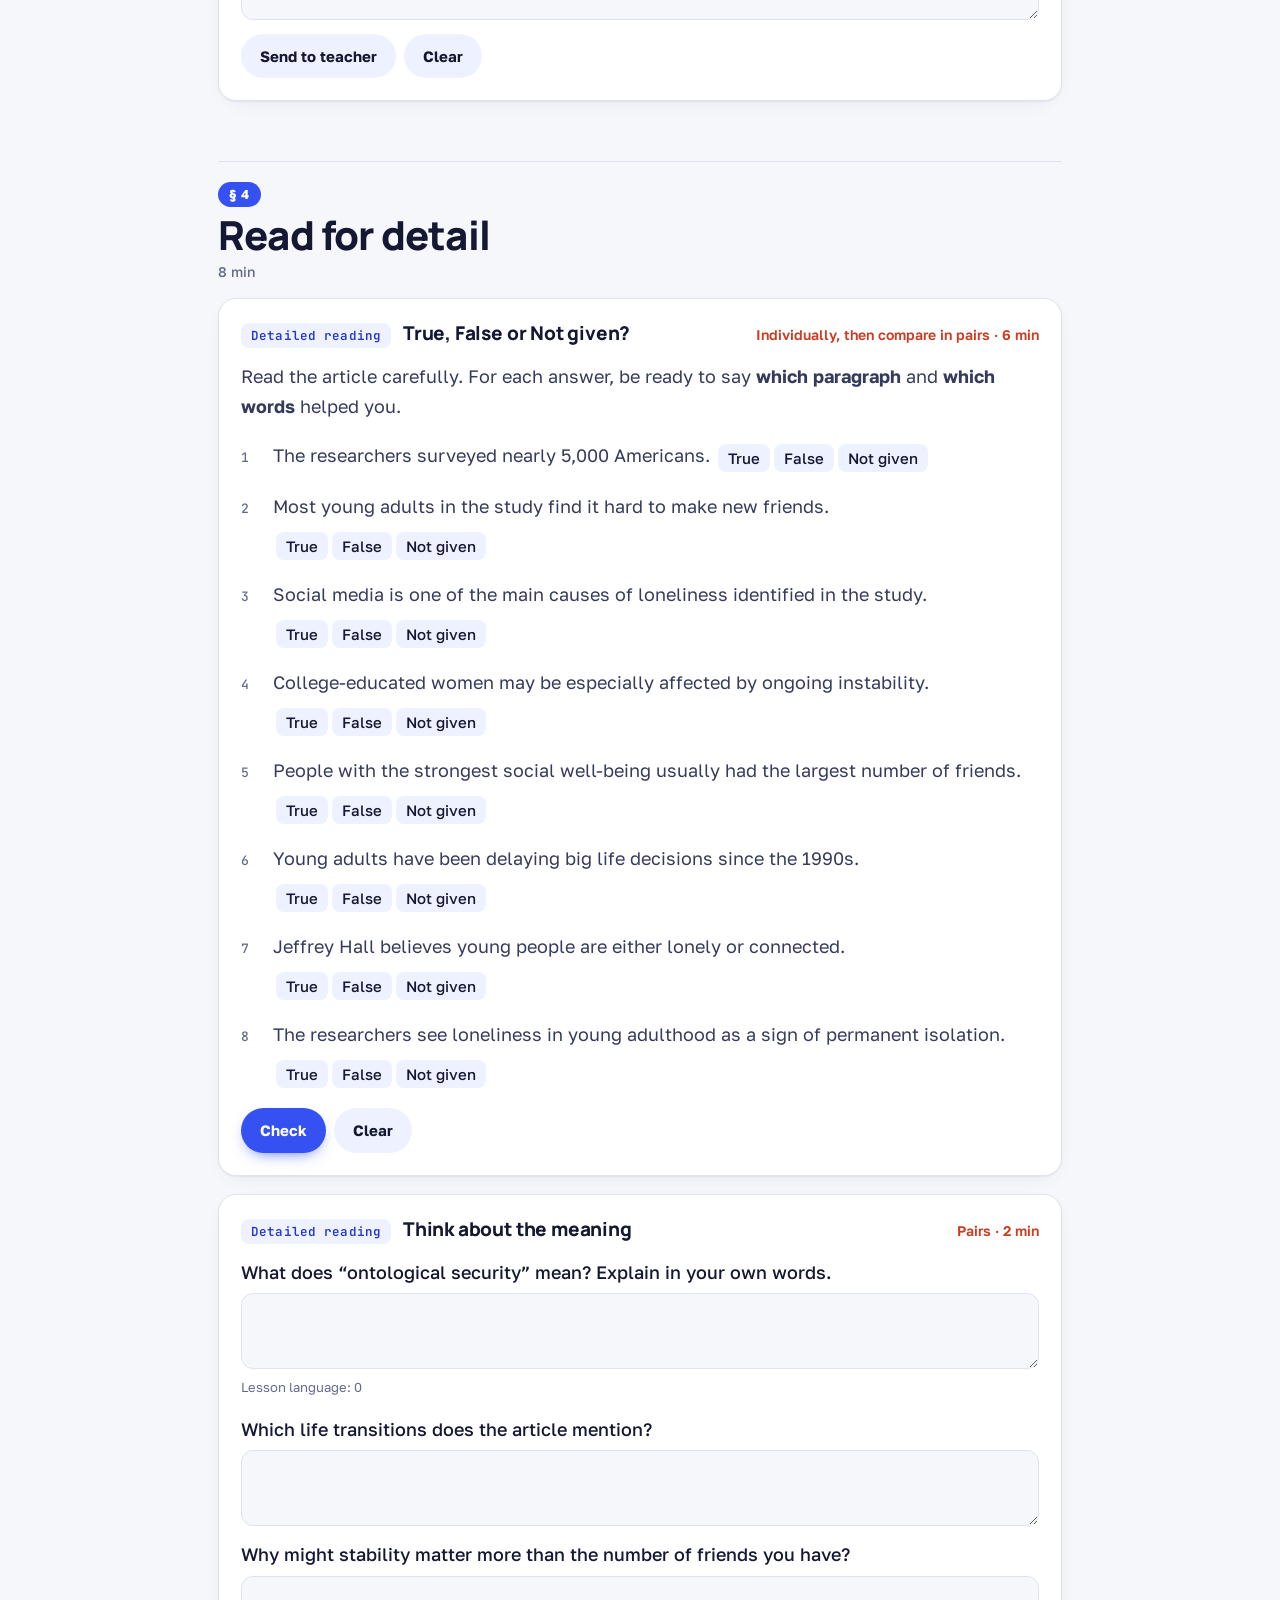
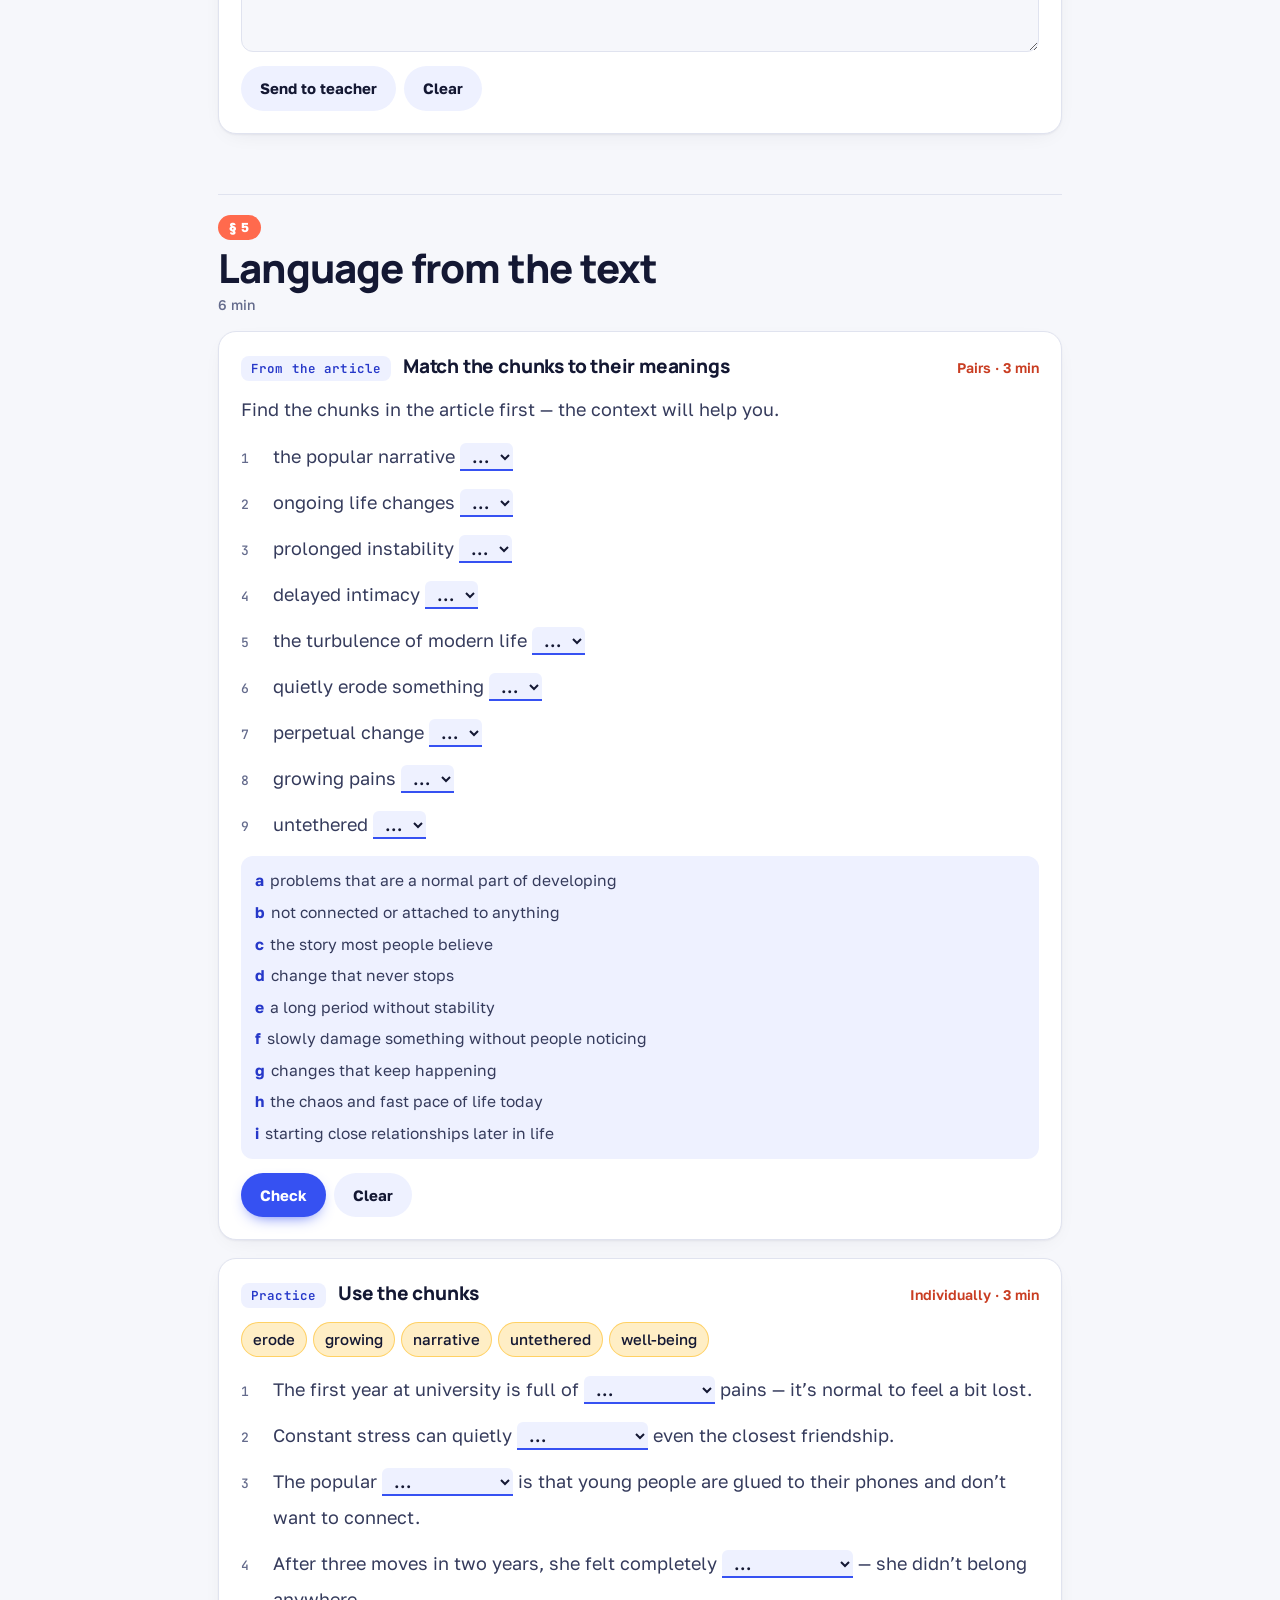
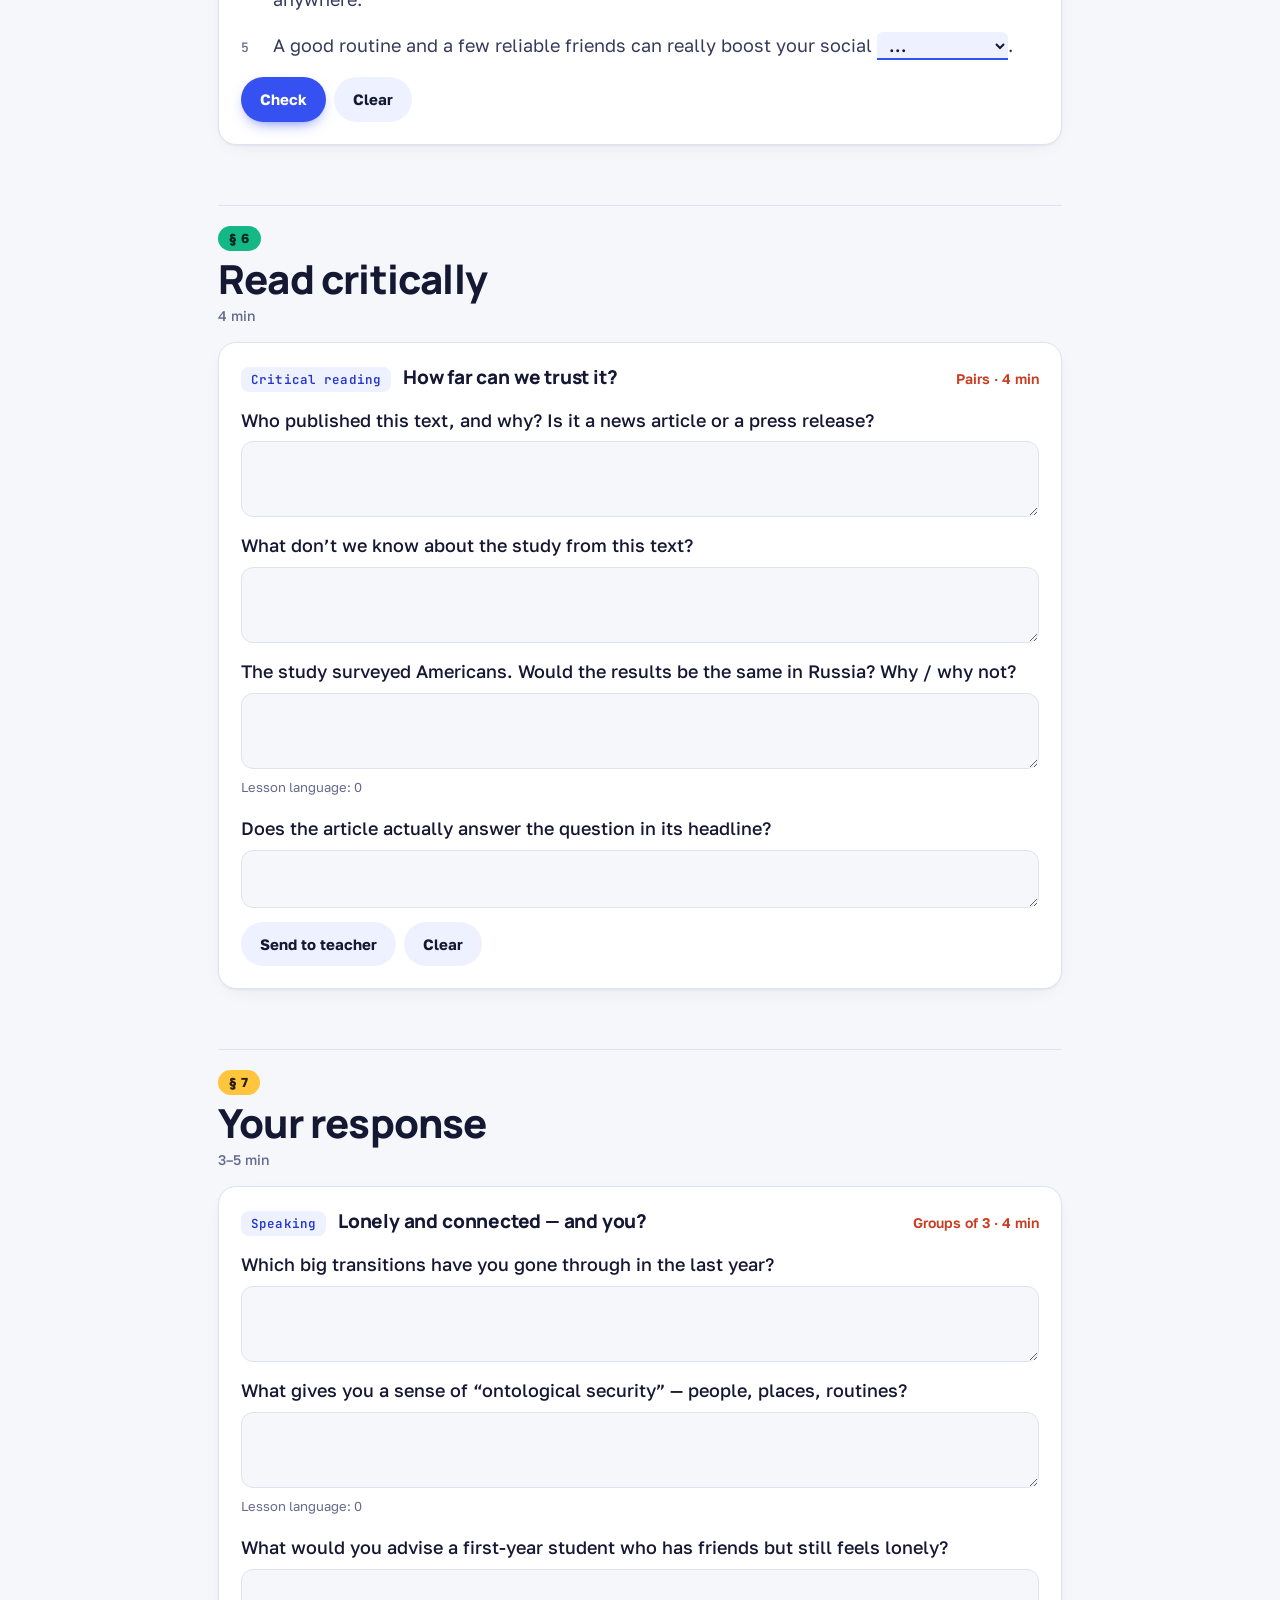
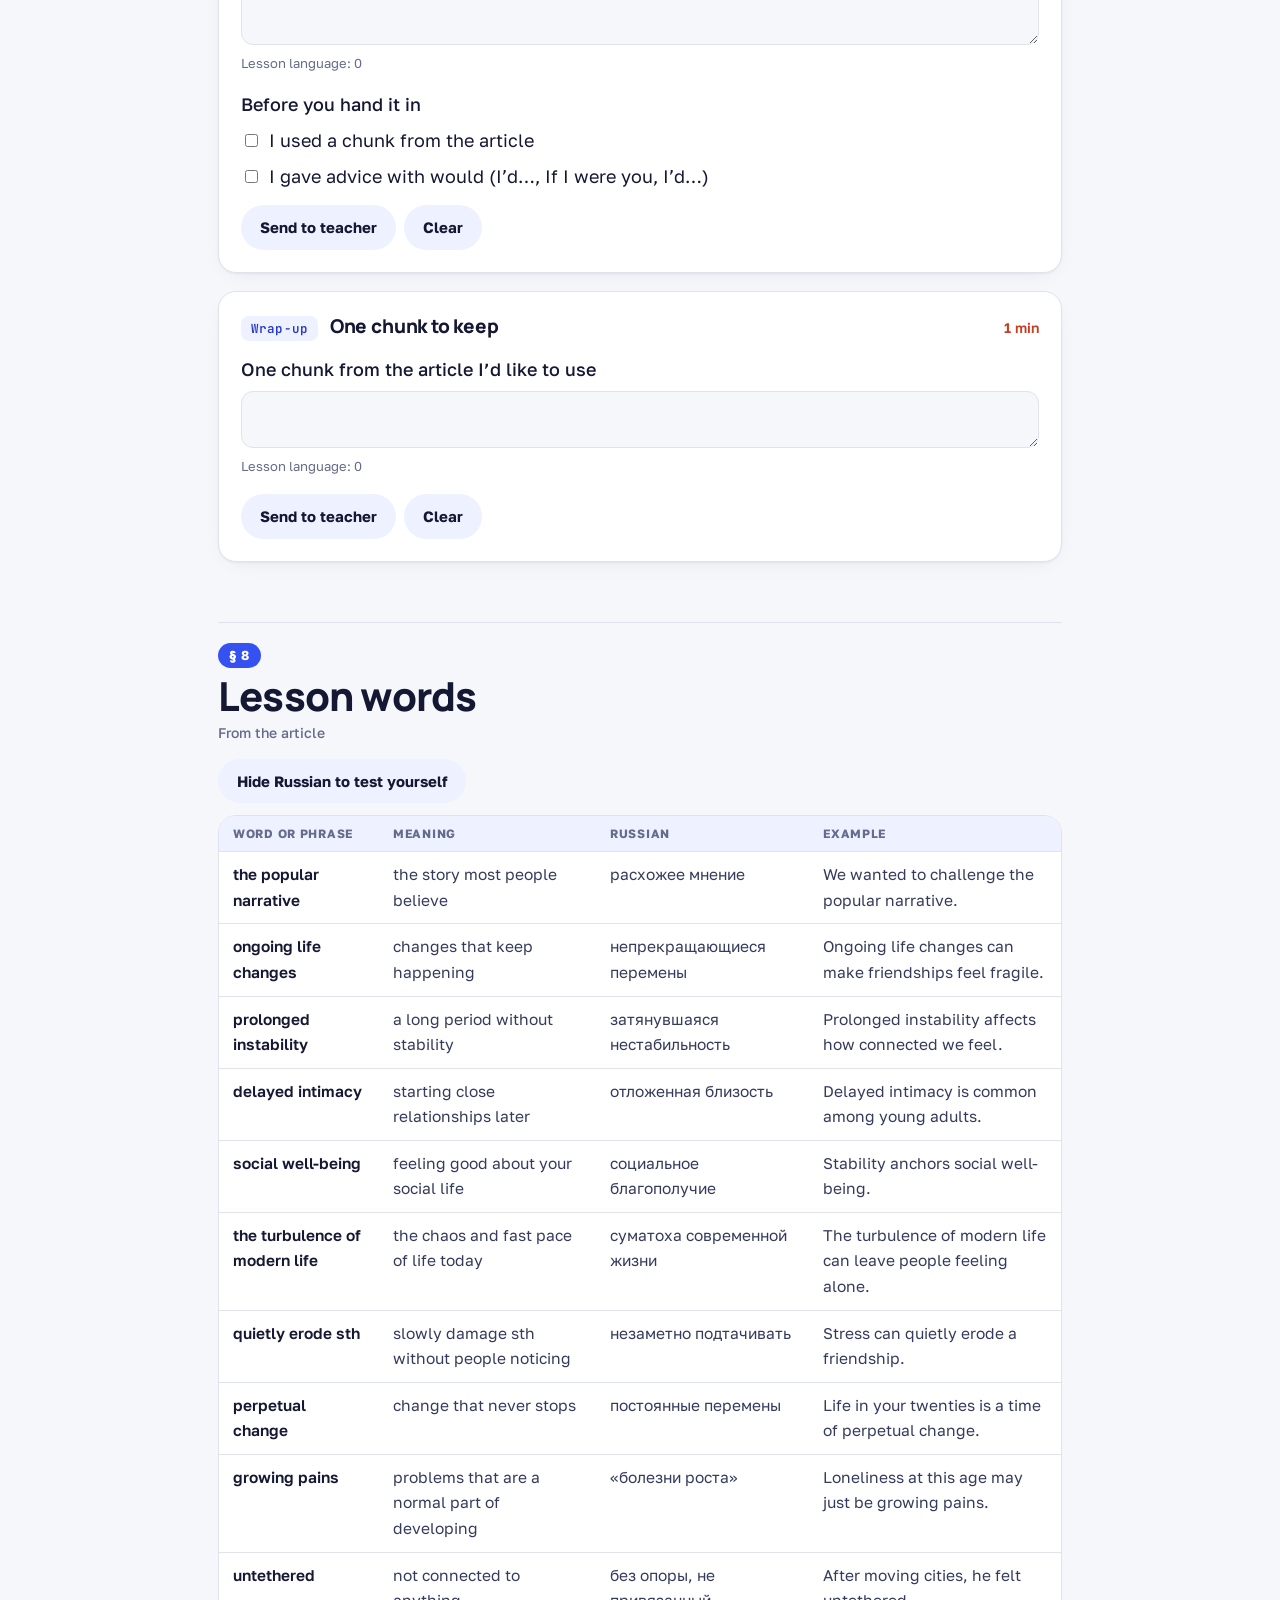
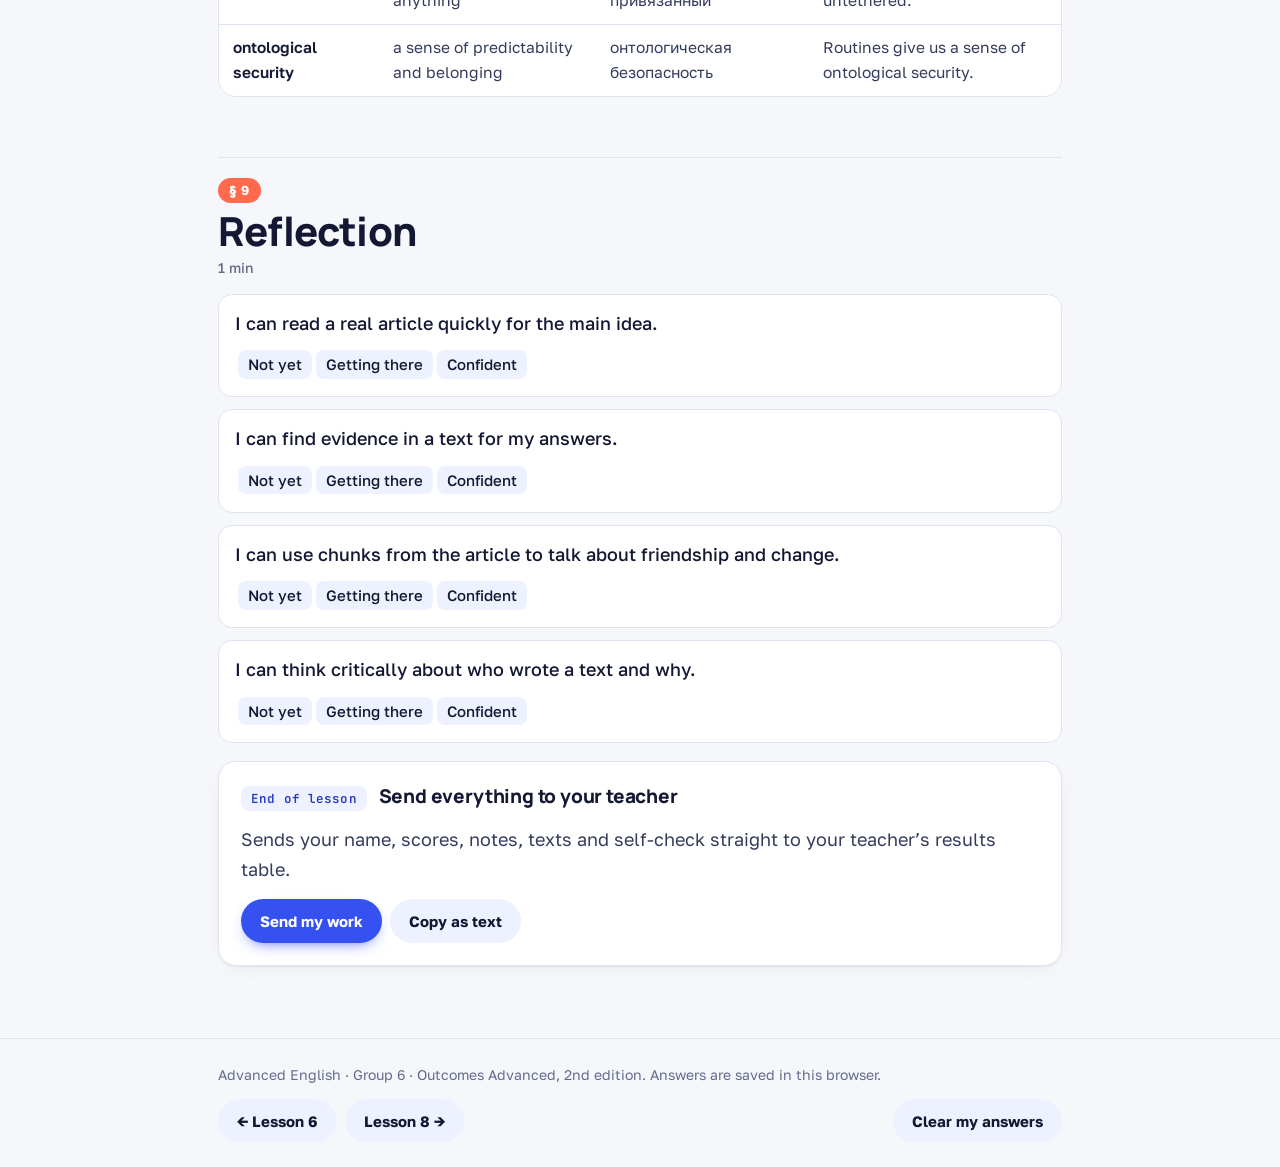
<file: lessons/07-reading-lonely-connected/index.html>
<!doctype html>
<html lang="en">
<head>
<meta charset="utf-8">
<meta name="viewport" content="width=device-width,initial-scale=1,viewport-fit=cover">
<meta name="robots" content="noindex,nofollow">
<title>Lesson 7 · Reading: Lonely and connected · Advanced English</title>
<link rel="preconnect" href="https://fonts.googleapis.com">
<link rel="preconnect" href="https://fonts.gstatic.com" crossorigin>
<link rel="stylesheet" href="https://fonts.googleapis.com/css2?family=Manrope:wght@500;700;800&family=Golos+Text:wght@400;500;600;700&family=JetBrains+Mono:wght@500;600&display=swap">
<link rel="stylesheet" href="../../assets/style.css?v=202611252217">
</head>
<body>
<div id="app"><noscript>This lesson needs JavaScript switched on.</noscript></div>
<script src="../../assets/config.js?v=202611252217"></script>
<script src="../../assets/course.js?v=202611252217"></script>
<script src="lesson.js?v=202611252217"></script>
<script src="../../assets/engine.js?v=202611252217"></script>
</body>
</html>
</file>
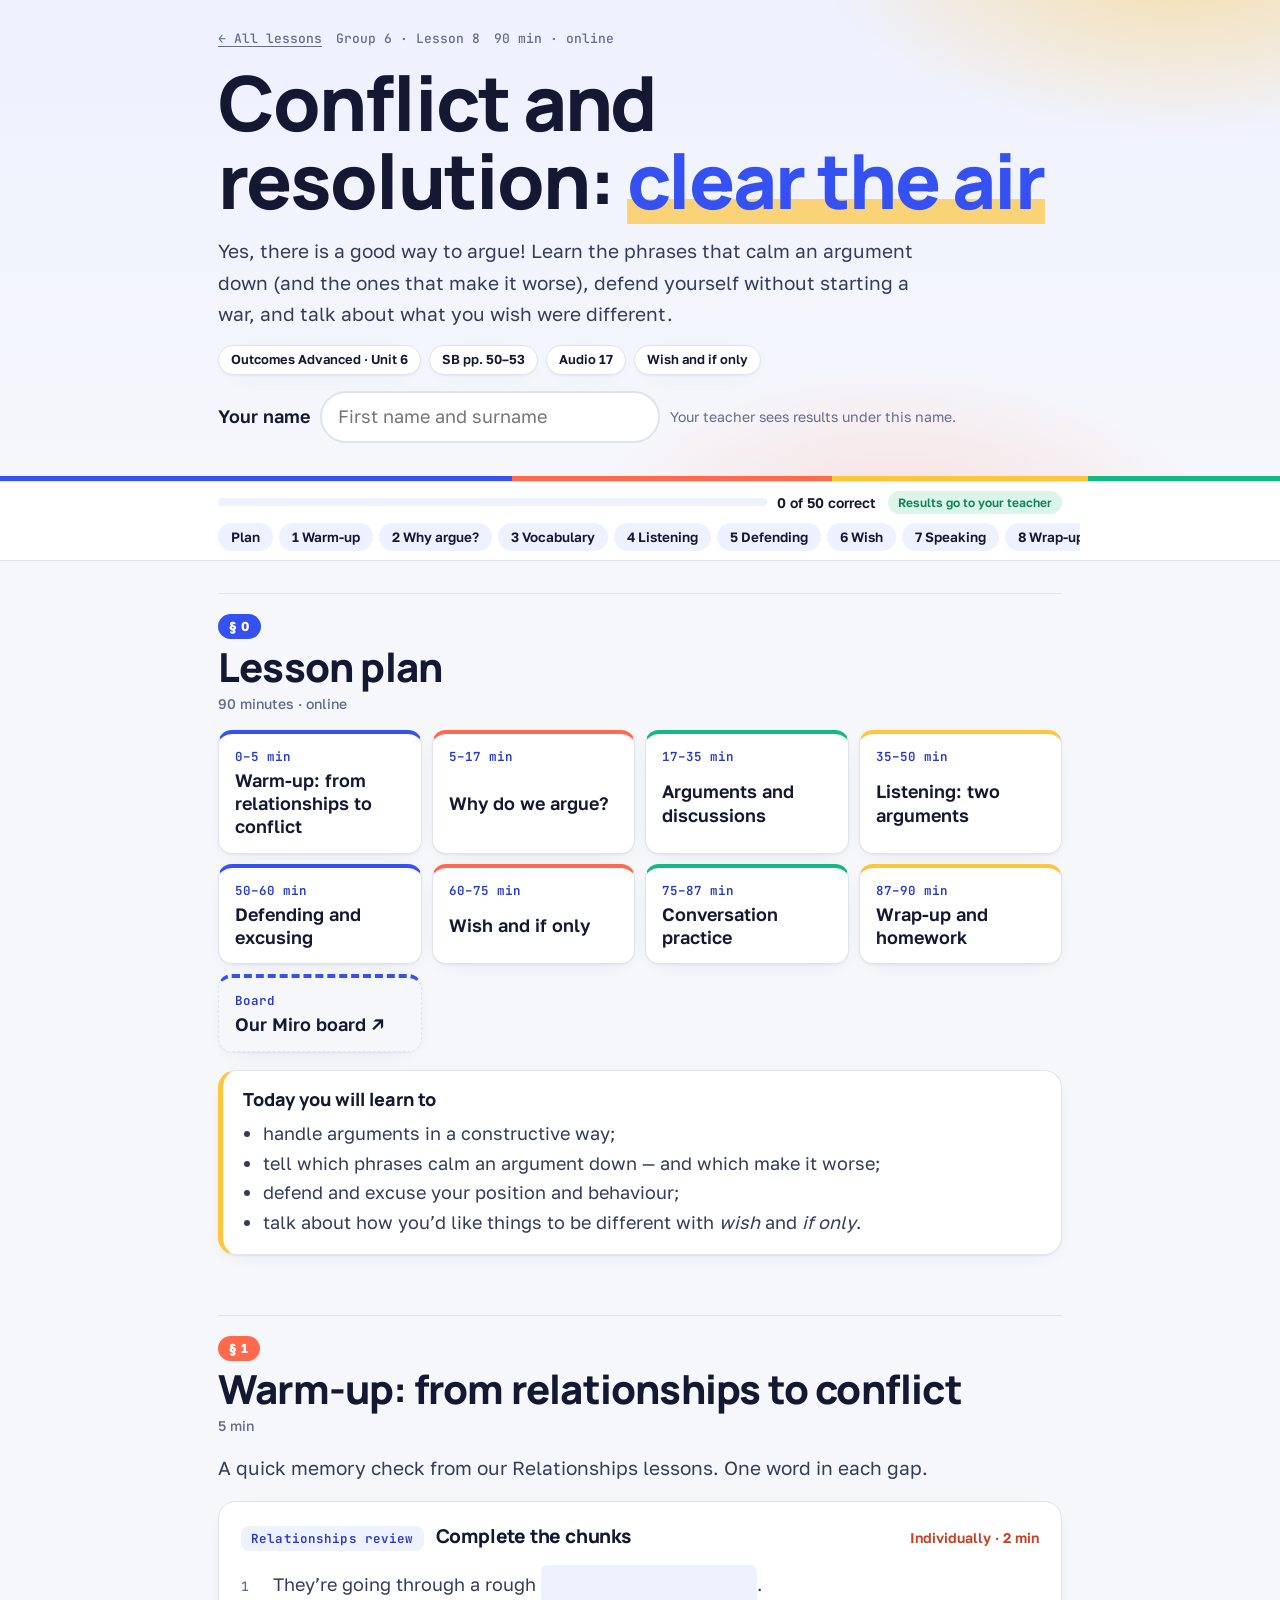
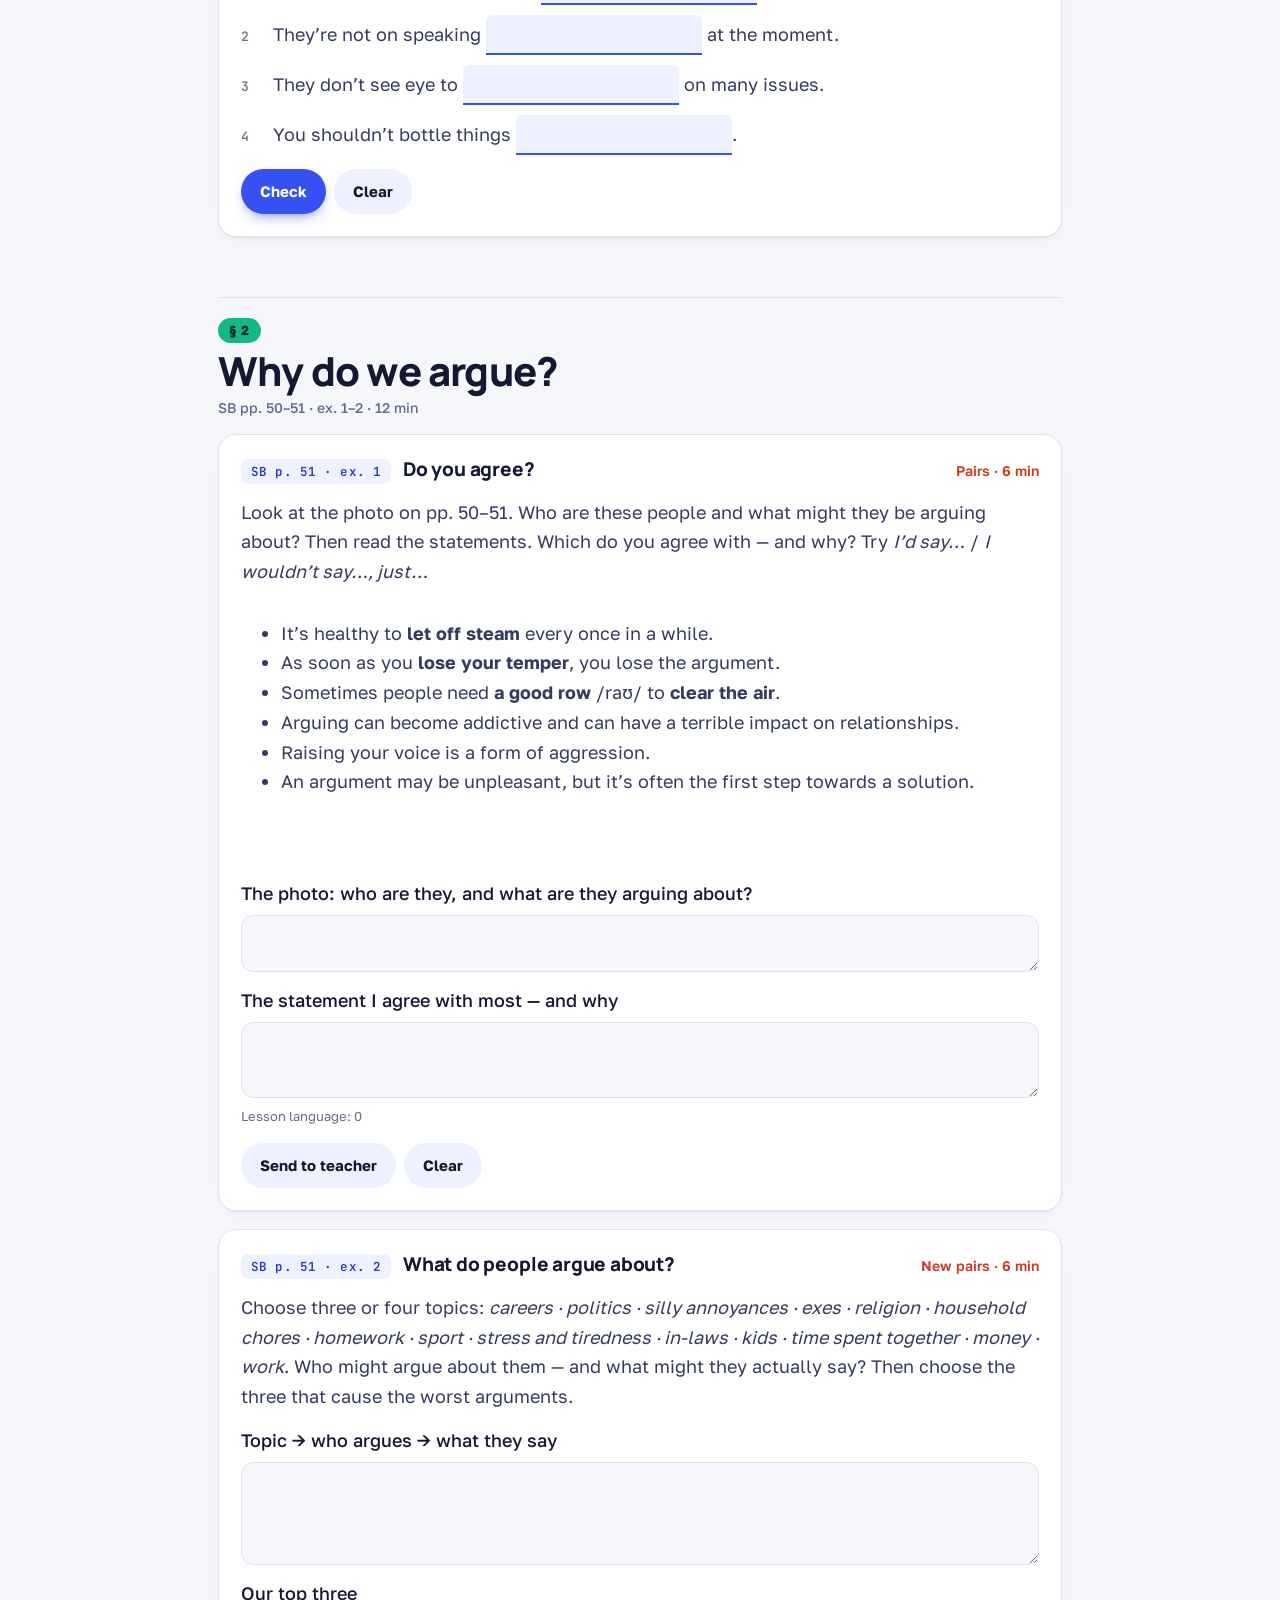
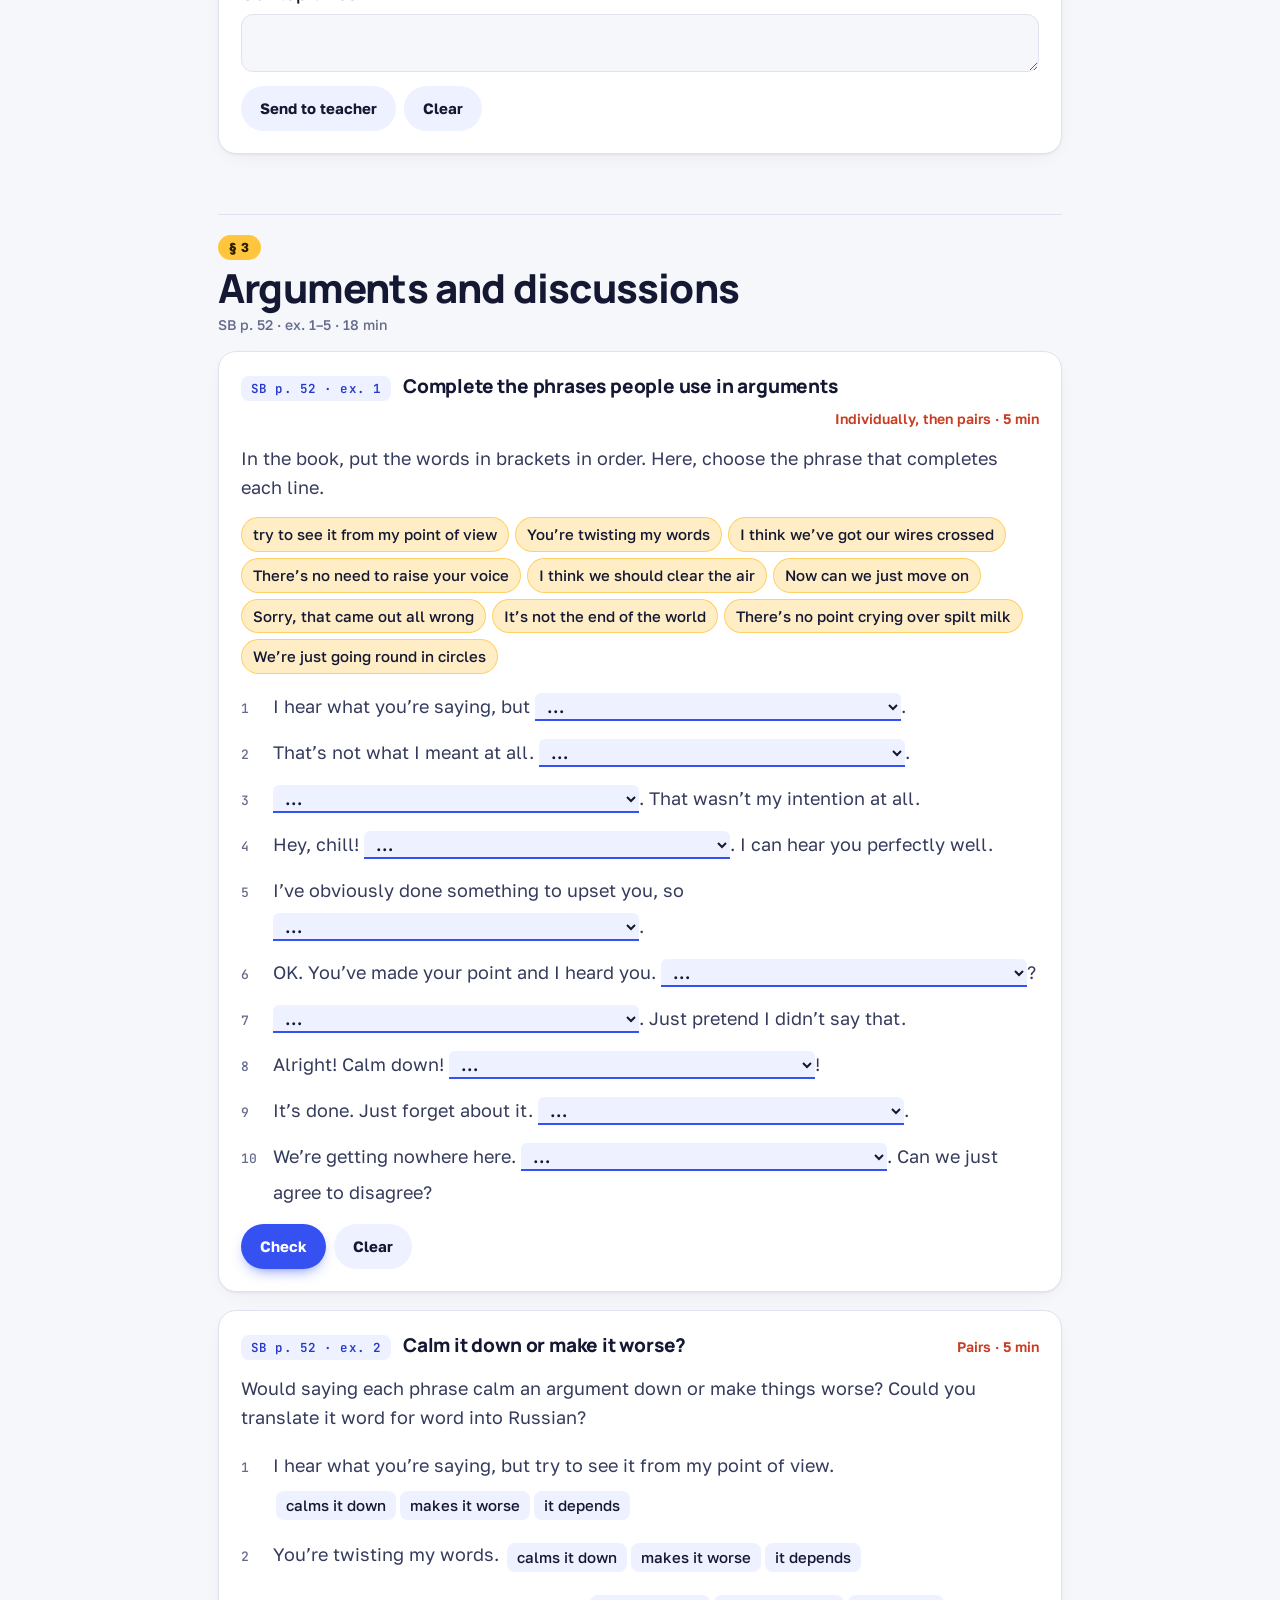
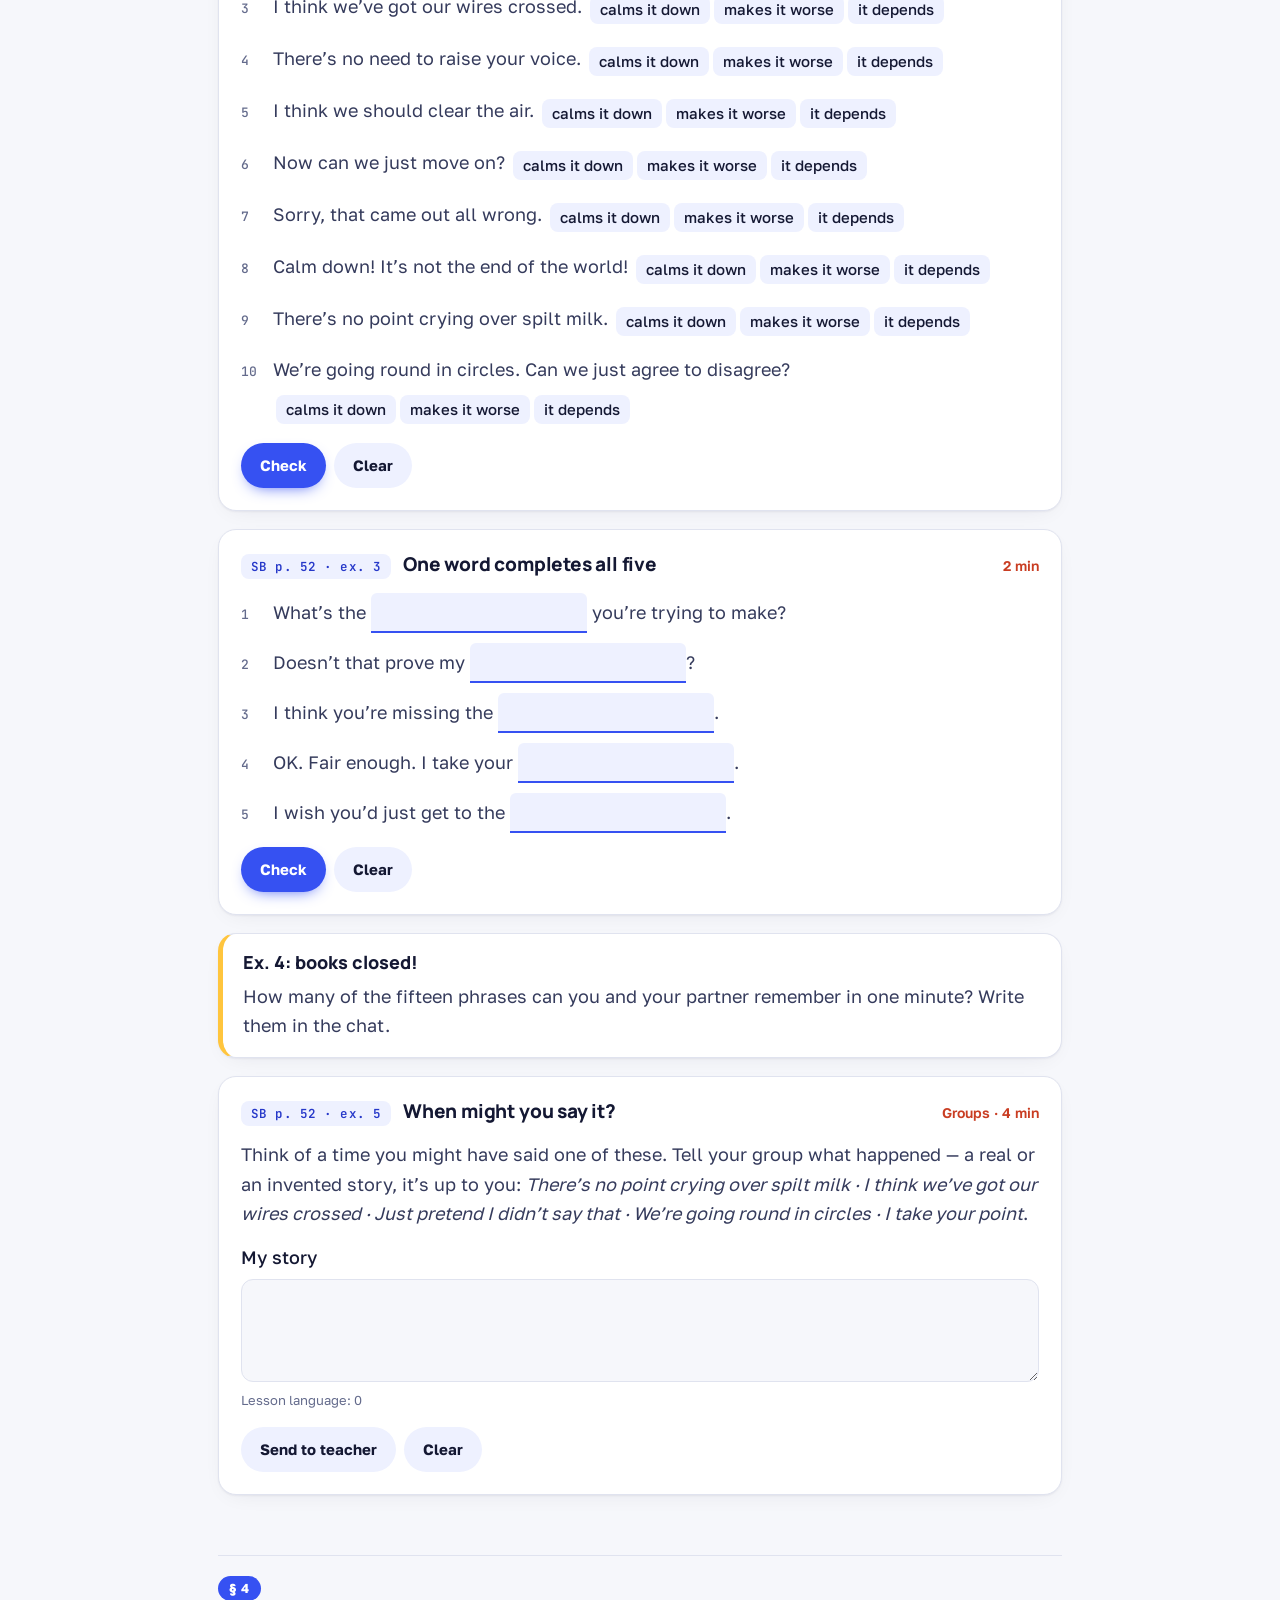
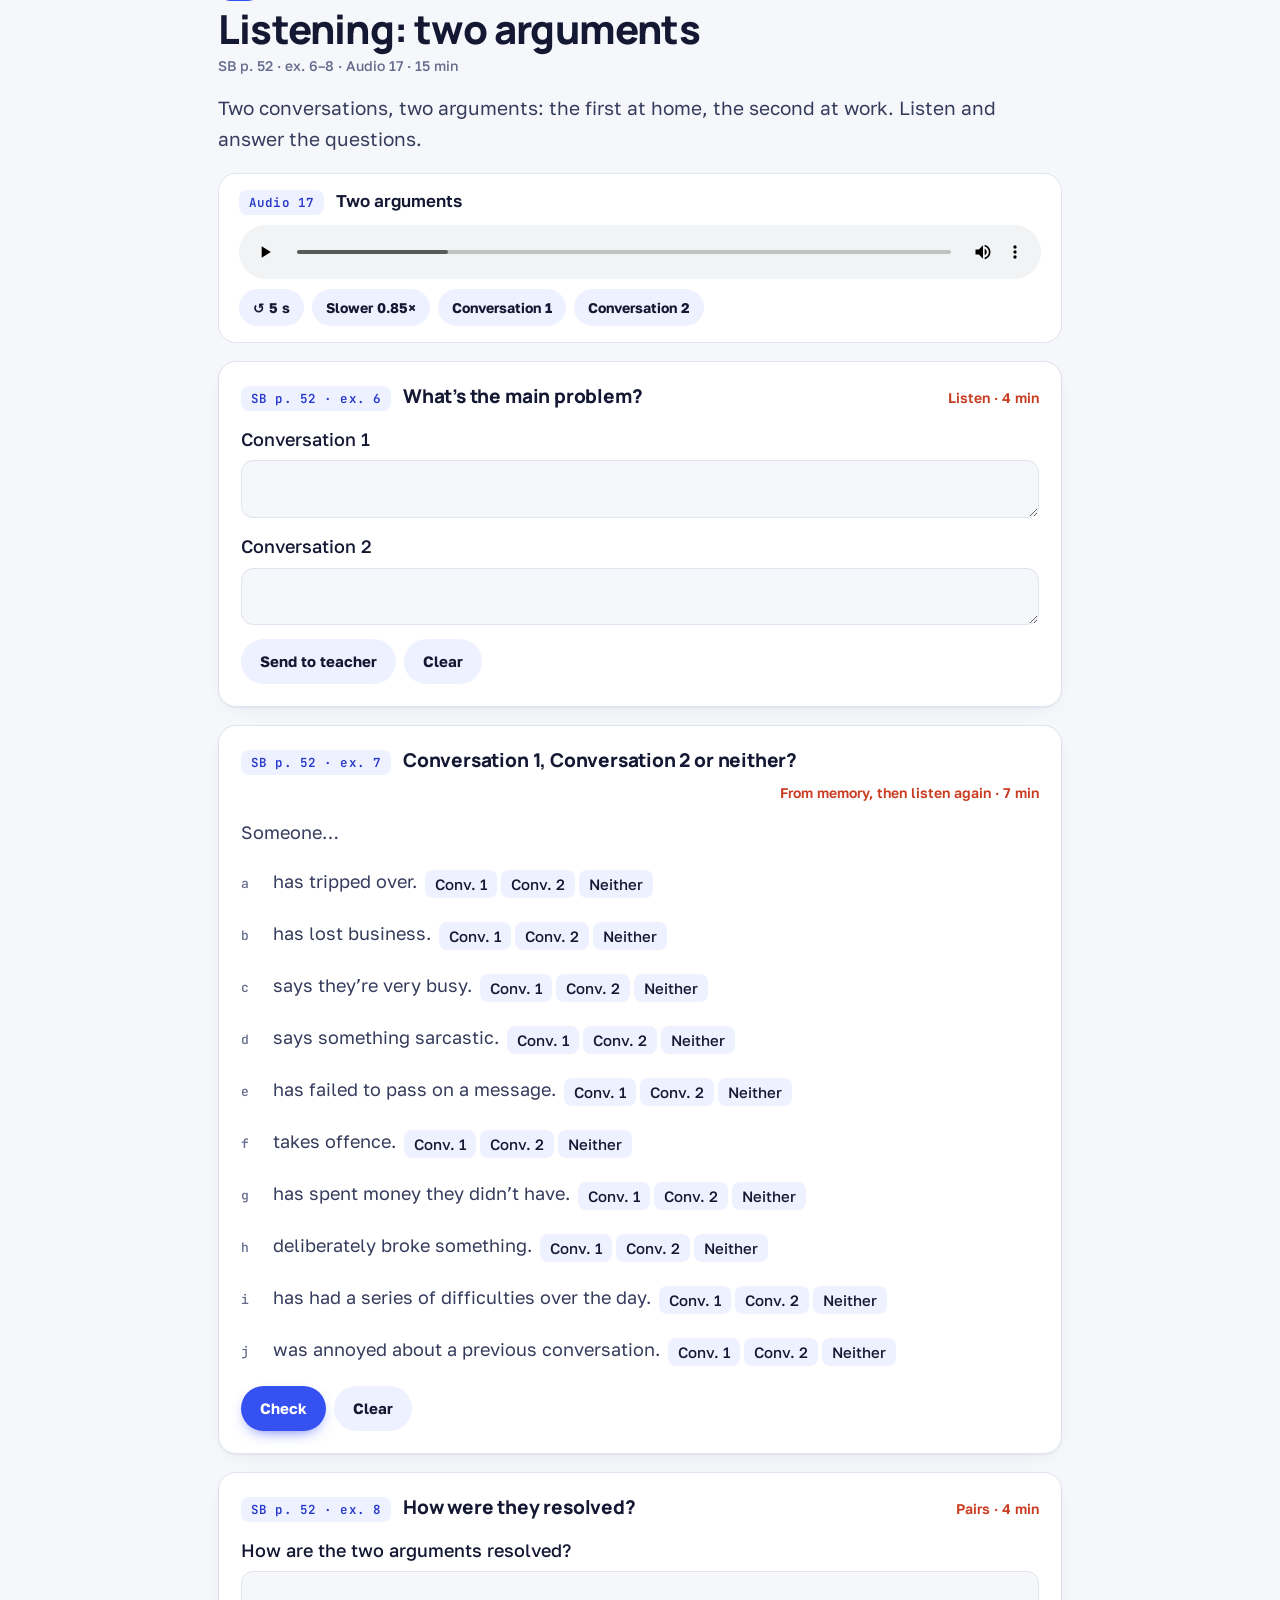
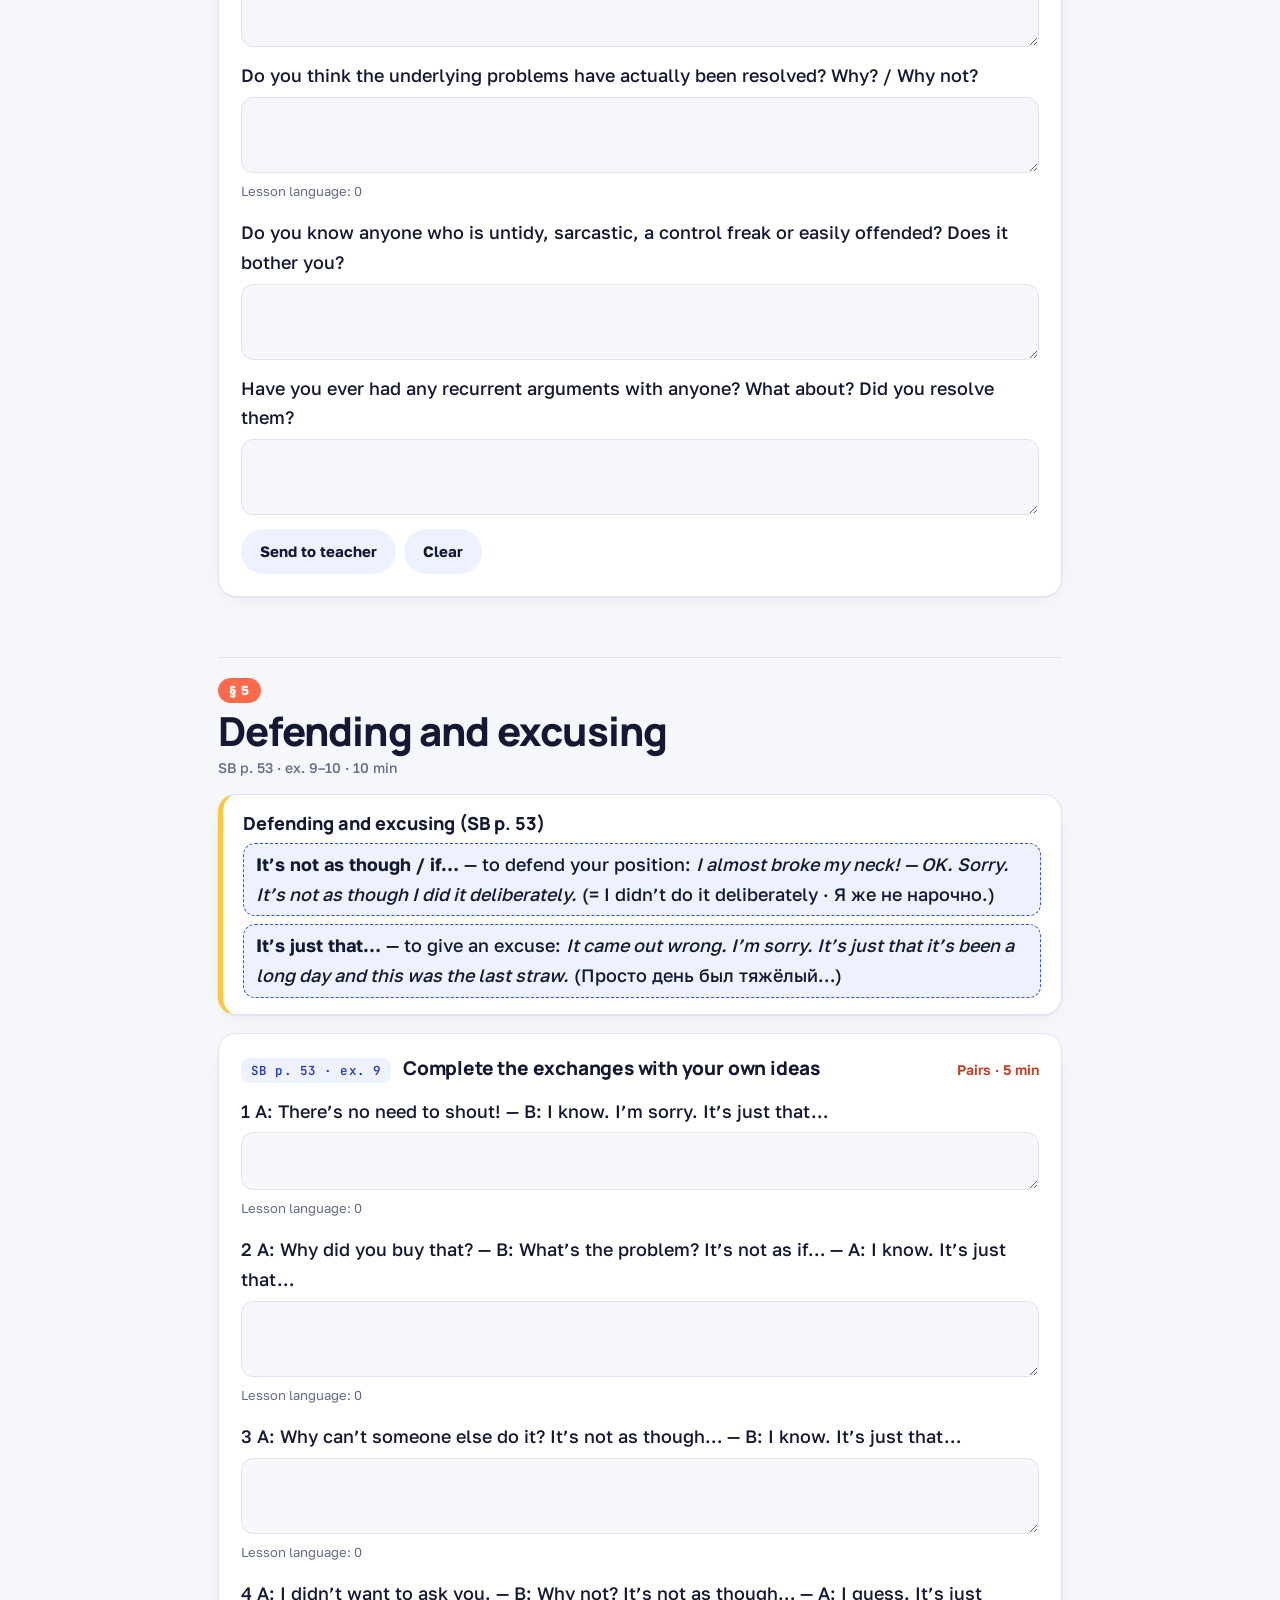
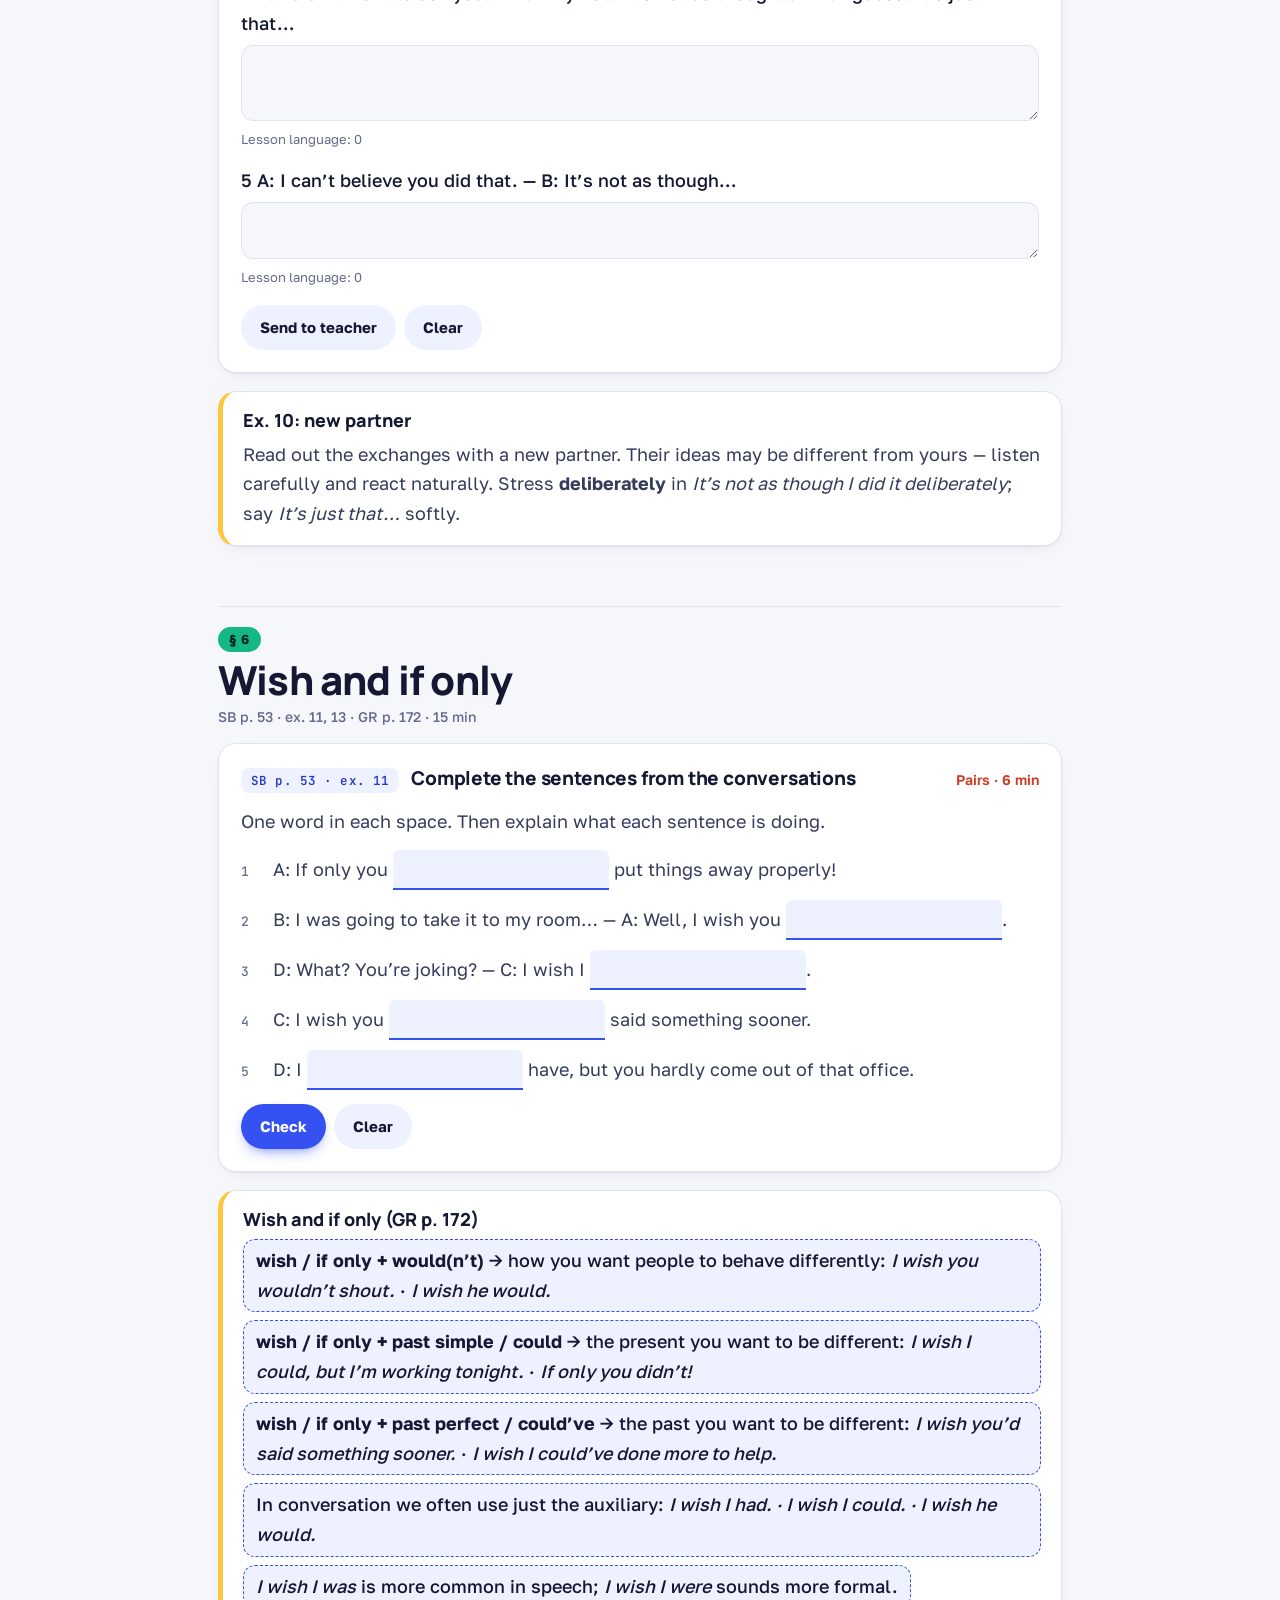
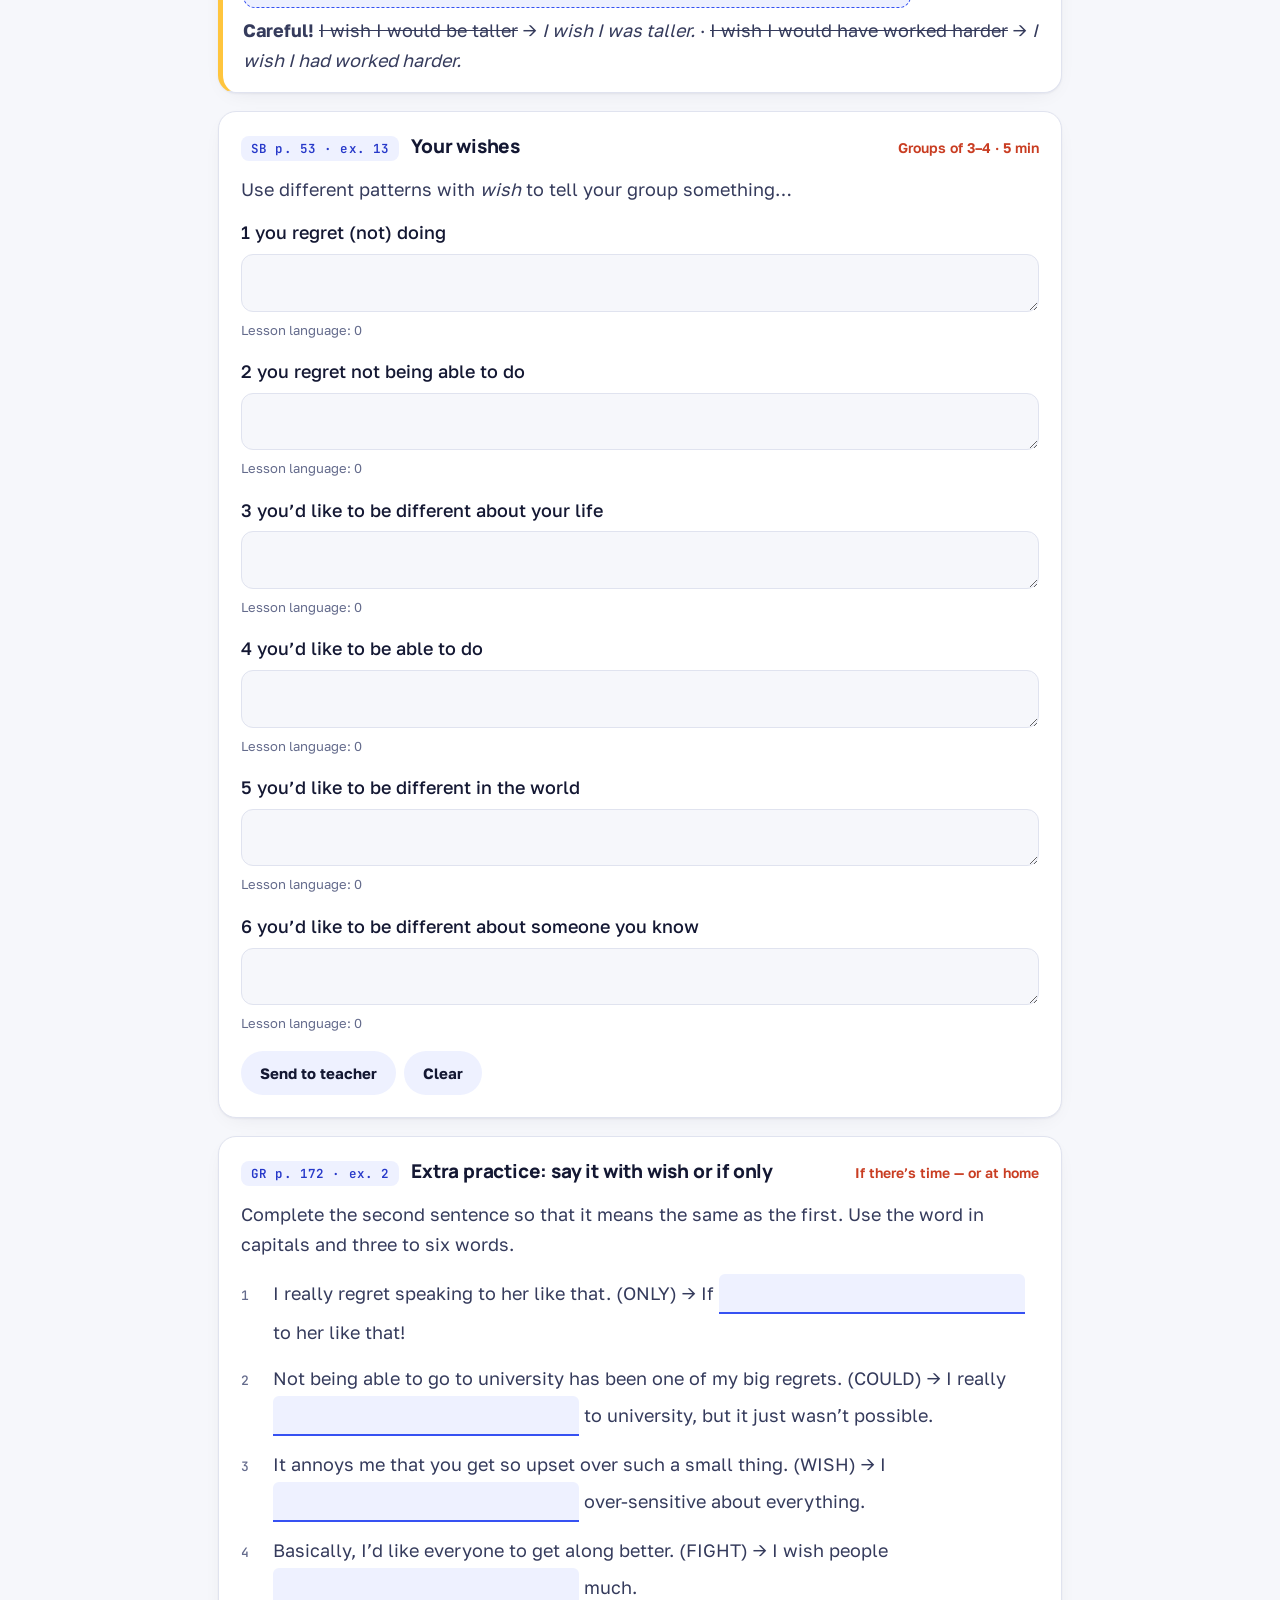
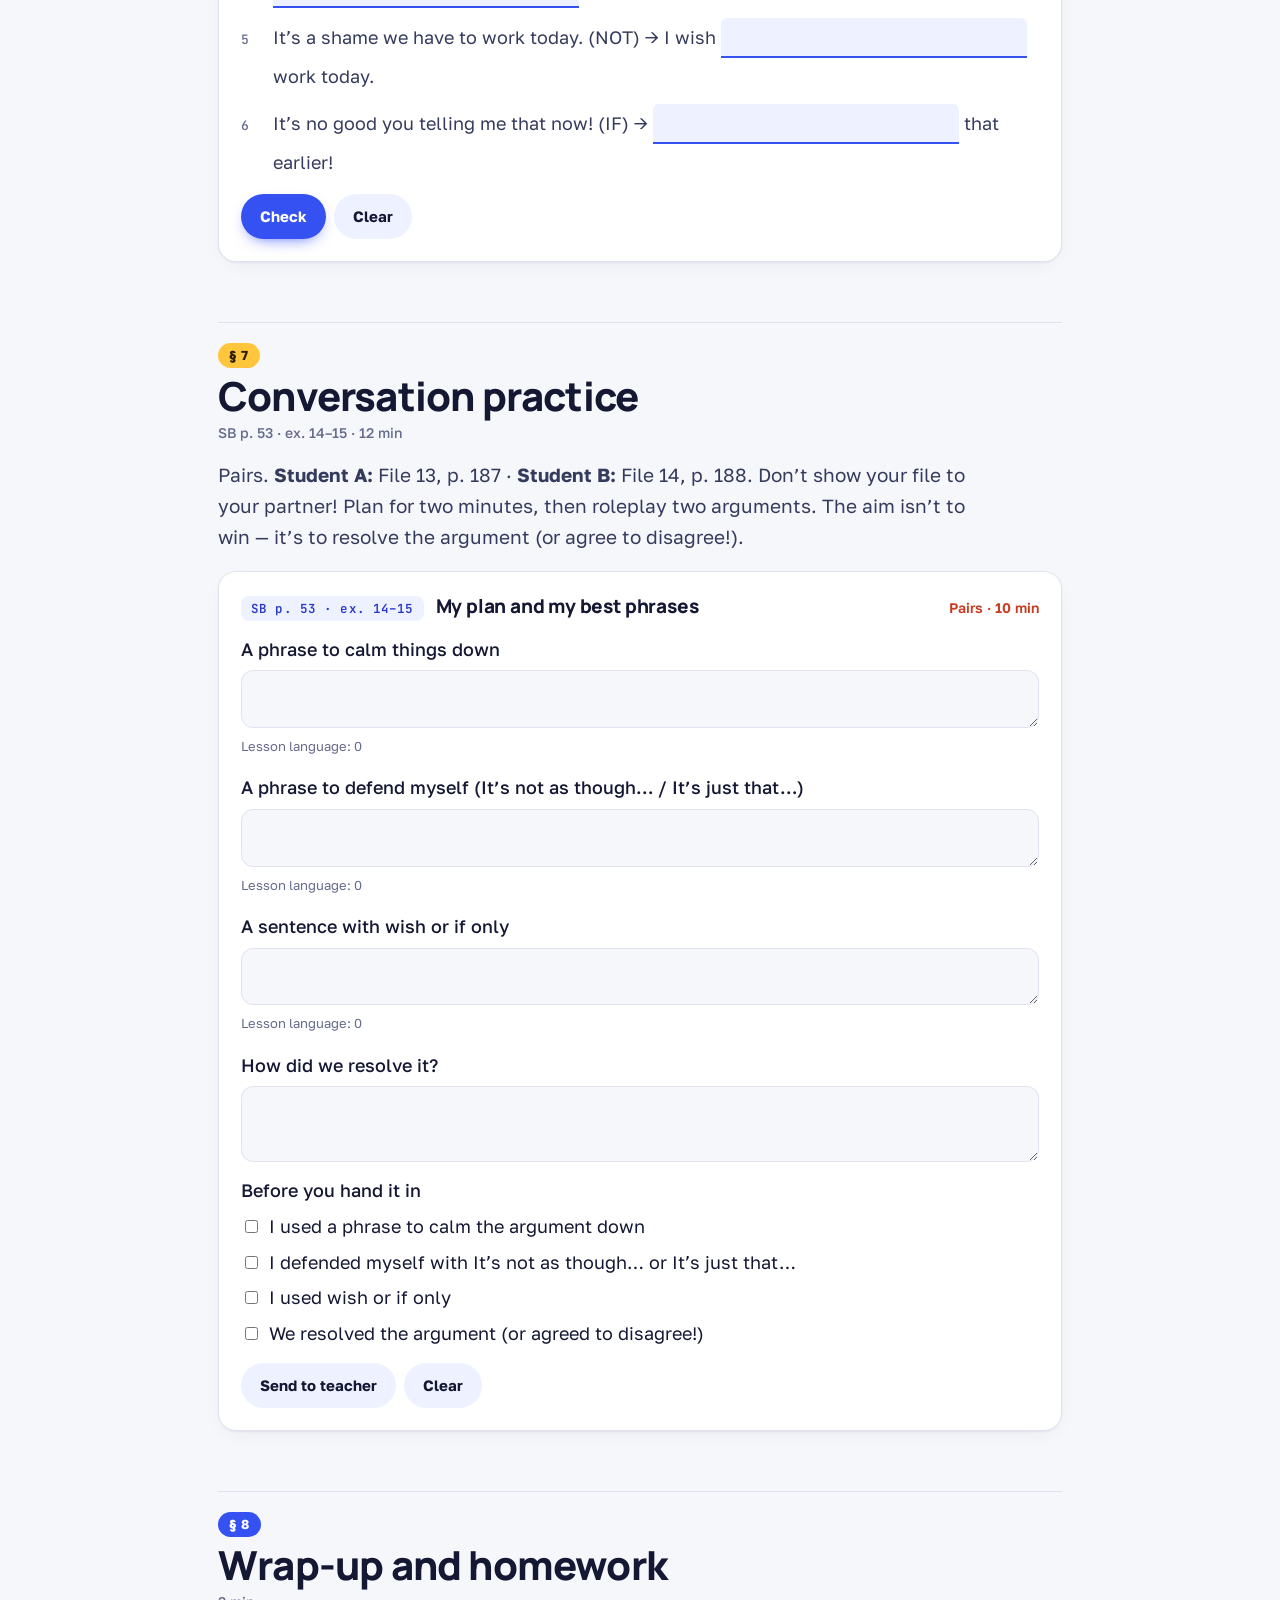
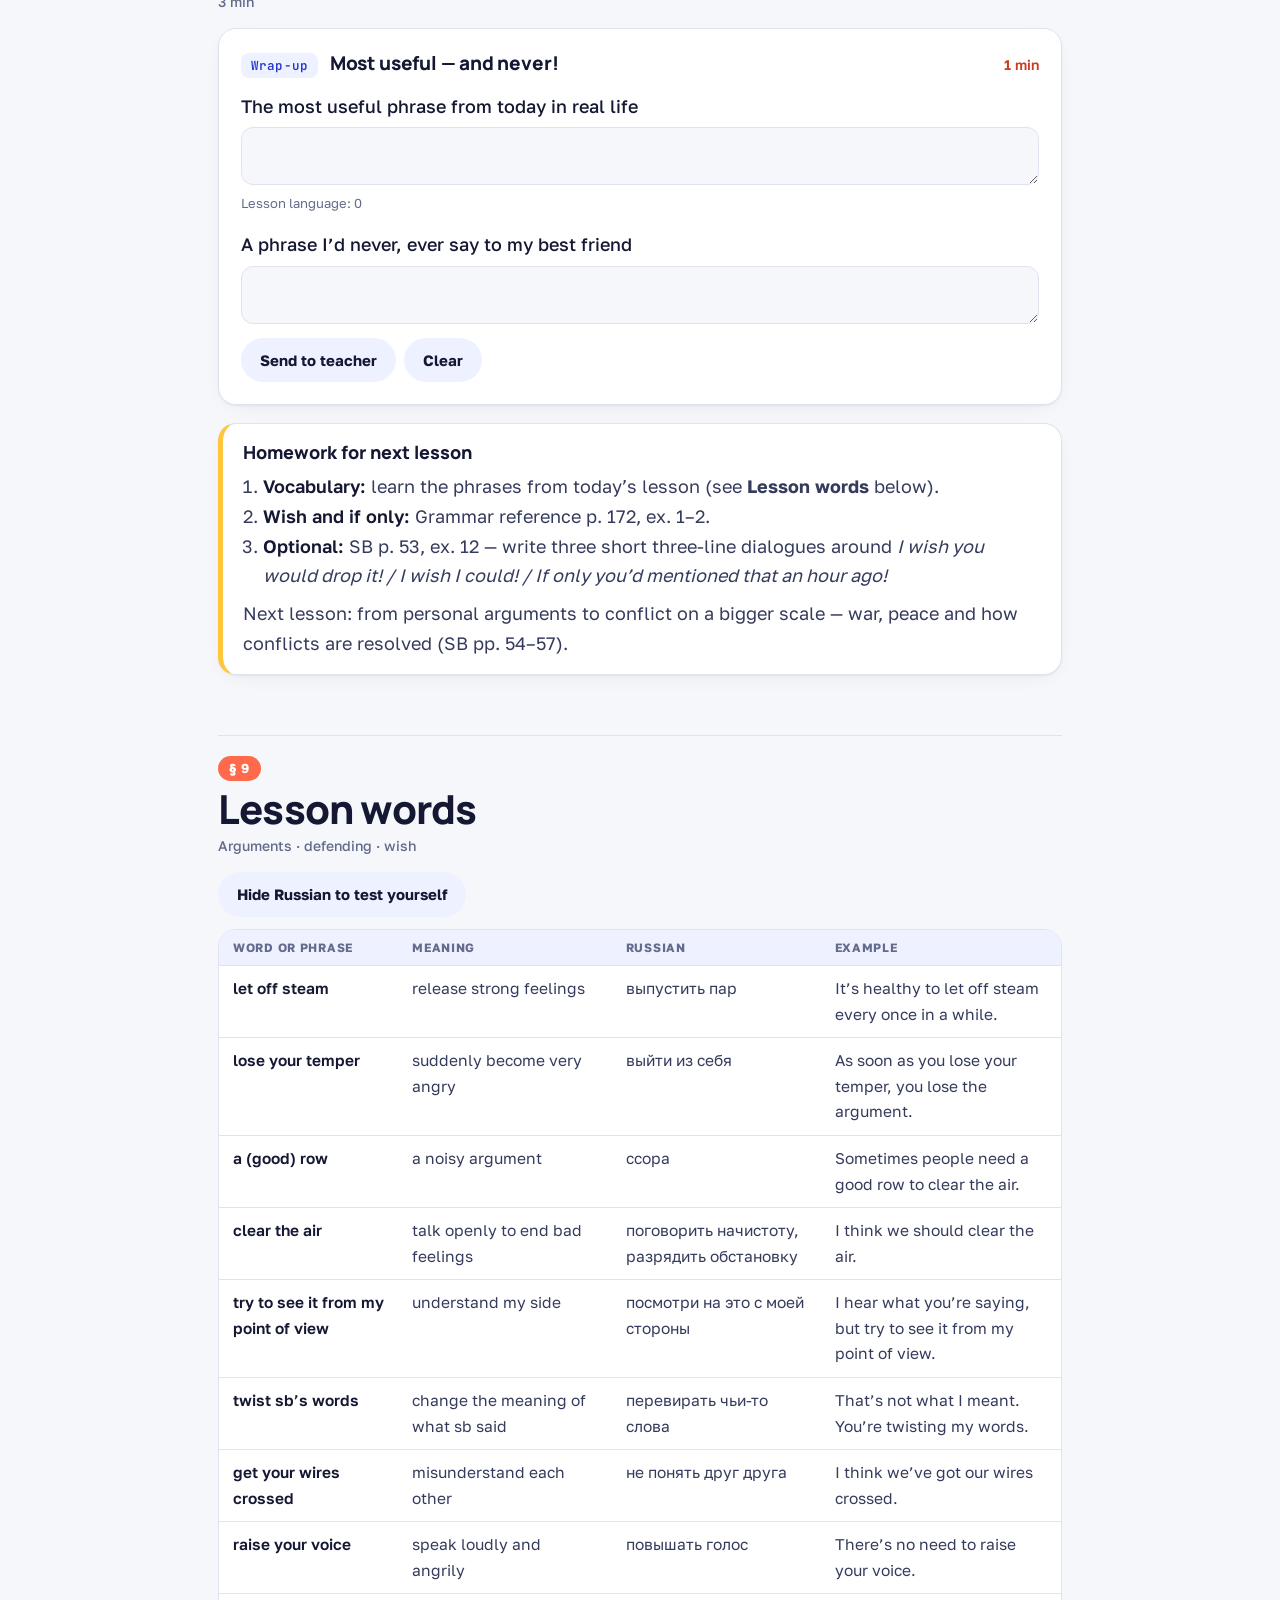
<file: lessons/08-conflict-arguments/index.html>
<!doctype html>
<html lang="en">
<head>
<meta charset="utf-8">
<meta name="viewport" content="width=device-width,initial-scale=1,viewport-fit=cover">
<meta name="robots" content="noindex,nofollow">
<title>Lesson 8 · Conflict and resolution: clear the air · Advanced English</title>
<link rel="preconnect" href="https://fonts.googleapis.com">
<link rel="preconnect" href="https://fonts.gstatic.com" crossorigin>
<link rel="stylesheet" href="https://fonts.googleapis.com/css2?family=Manrope:wght@500;700;800&family=Golos+Text:wght@400;500;600;700&family=JetBrains+Mono:wght@500;600&display=swap">
<link rel="stylesheet" href="../../assets/style.css?v=202611252217">
</head>
<body>
<div id="app"><noscript>This lesson needs JavaScript switched on.</noscript></div>
<script src="../../assets/config.js?v=202611252217"></script>
<script src="../../assets/course.js?v=202611252217"></script>
<script src="lesson.js?v=202611252217"></script>
<script src="../../assets/engine.js?v=202611252217"></script>
</body>
</html>
</file>
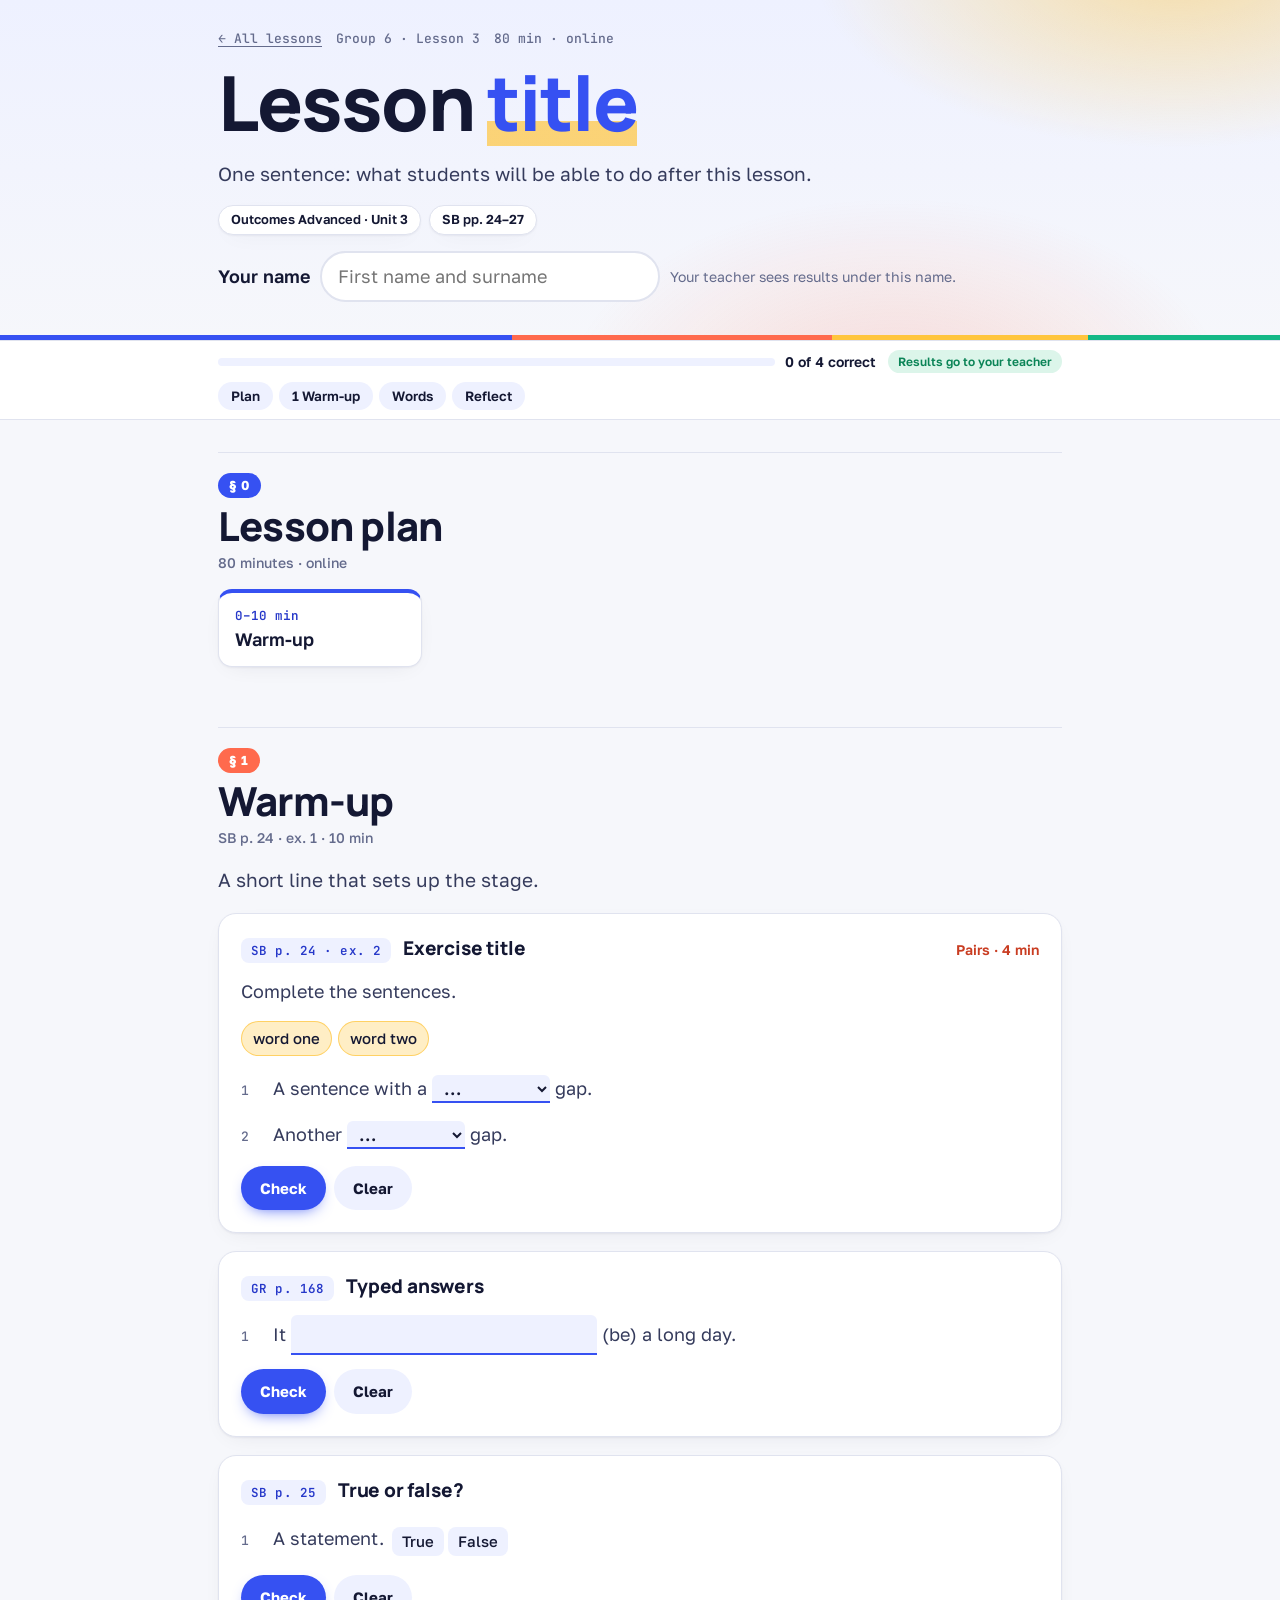
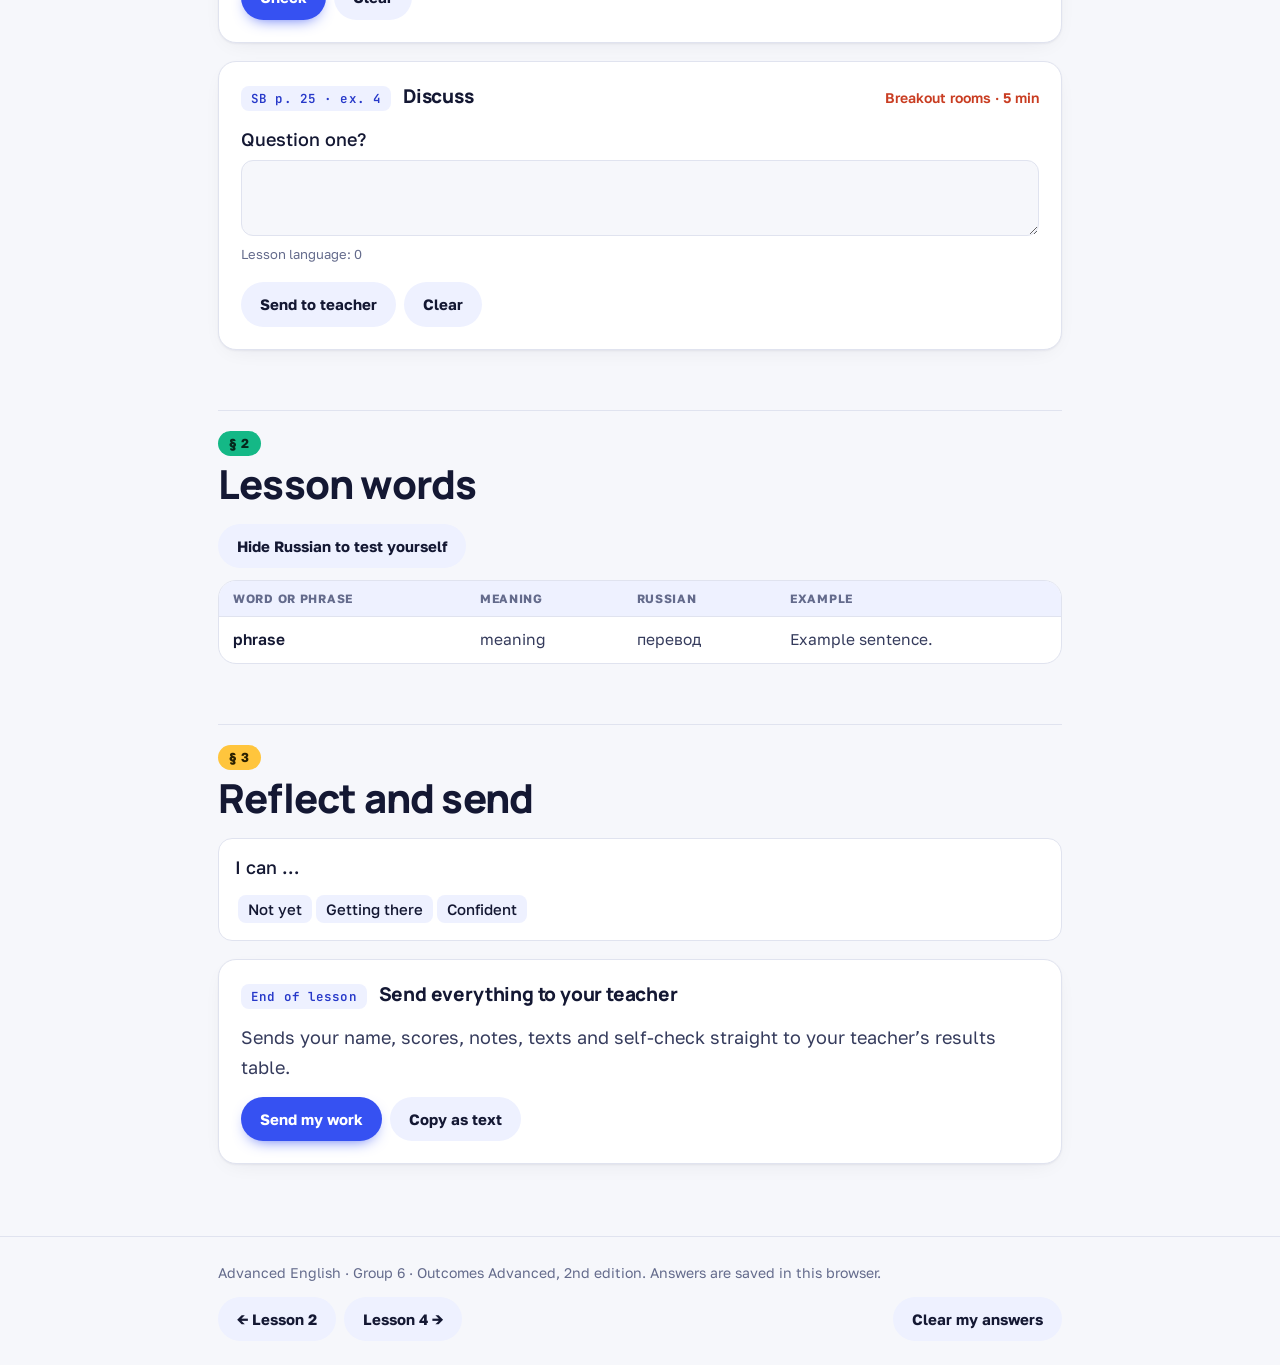
<file: lessons/_template/index.html>
<!doctype html>
<html lang="en">
<head>
<meta charset="utf-8">
<meta name="viewport" content="width=device-width,initial-scale=1,viewport-fit=cover">
<meta name="robots" content="noindex,nofollow">
<title>Lesson N · Title · Advanced English</title>
<link rel="preconnect" href="https://fonts.googleapis.com">
<link rel="preconnect" href="https://fonts.gstatic.com" crossorigin>
<link rel="stylesheet" href="https://fonts.googleapis.com/css2?family=Manrope:wght@500;700;800&family=Golos+Text:wght@400;500;600;700&family=JetBrains+Mono:wght@500;600&display=swap">
<link rel="stylesheet" href="../../assets/style.css?v=202611252217">
</head>
<body>
<div id="app"><noscript>This lesson needs JavaScript switched on.</noscript></div>
<script src="../../assets/config.js?v=202611252217"></script>
<script src="../../assets/course.js?v=202611252217"></script>
<script src="lesson.js?v=202611252217"></script>
<script src="../../assets/engine.js?v=202611252217"></script>
</body>
</html>
</file>
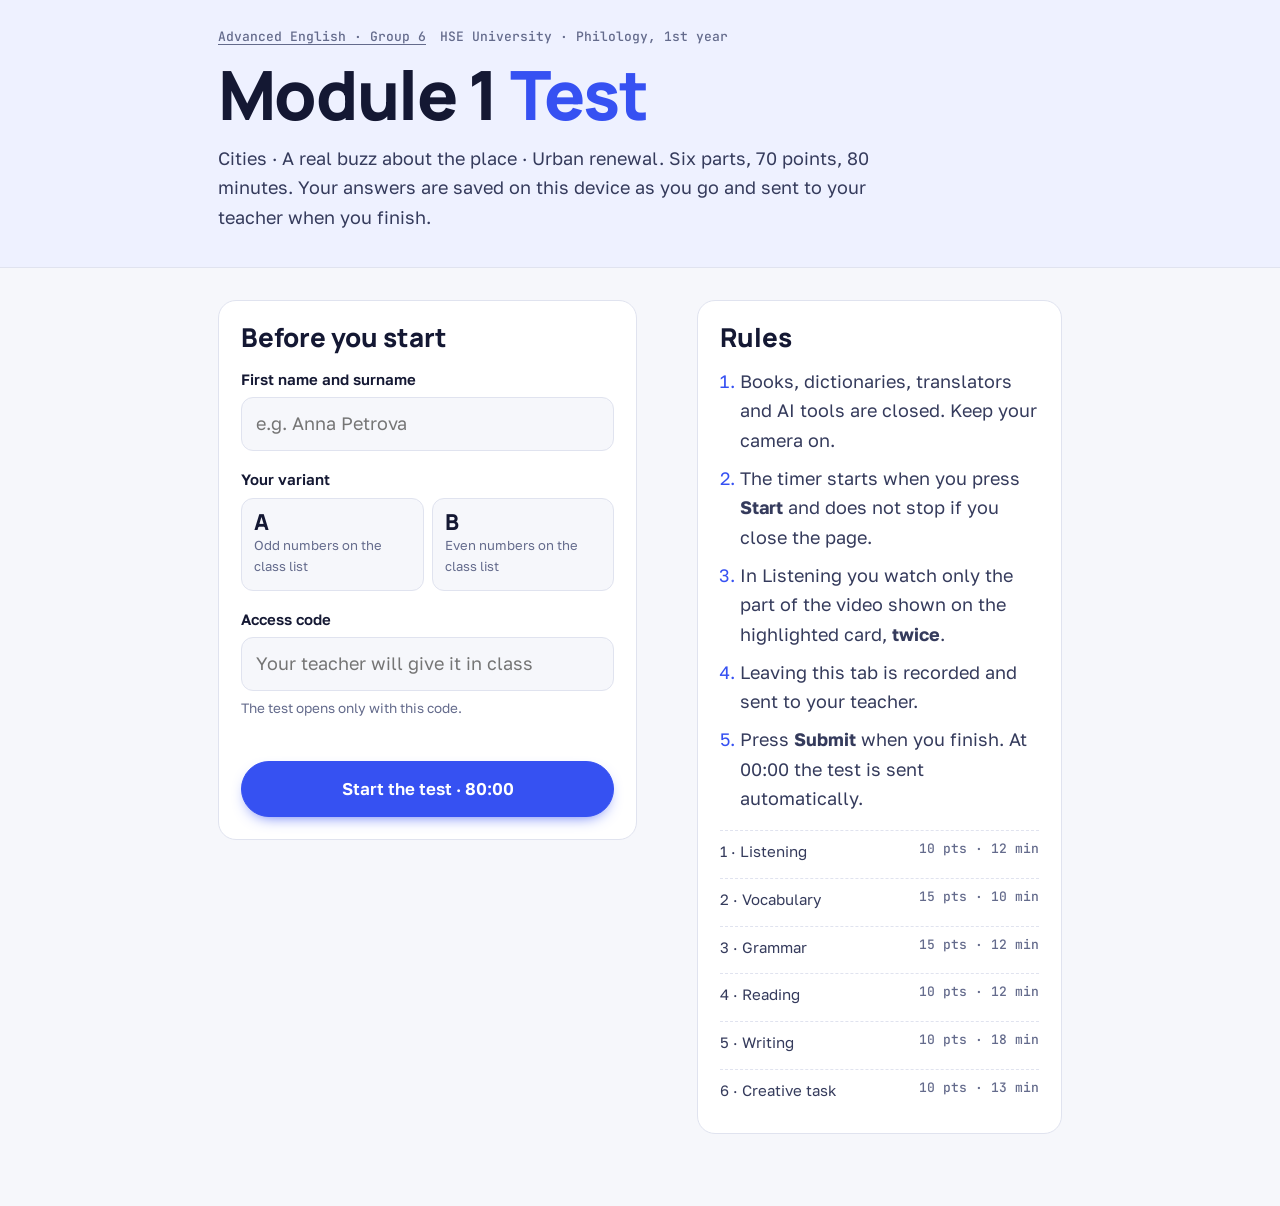
<file: test/module-1/index.html>
<!doctype html>
<html lang="en">
<head>
<meta charset="utf-8">
<meta name="viewport" content="width=device-width,initial-scale=1,viewport-fit=cover">
<meta name="robots" content="noindex,nofollow">
<title>Module 1 Test · Advanced English</title>
<link rel="preconnect" href="https://fonts.googleapis.com">
<link rel="preconnect" href="https://fonts.gstatic.com" crossorigin>
<link rel="stylesheet" href="https://fonts.googleapis.com/css2?family=Manrope:wght@500;700;800&family=Golos+Text:wght@400;500;600;700&family=JetBrains+Mono:wght@500;600&display=swap">
<link rel="stylesheet" href="../../assets/style.css?v=202611252217">
<link rel="stylesheet" href="test.css?v=202611252217">
</head>
<body>
<div id="app"><noscript>The test needs JavaScript switched on.</noscript></div>
<div class="toast" id="toast" role="status" aria-live="polite" hidden></div>
<script src="../../assets/config.js?v=202611252217"></script>
<script src="data.enc.js"></script>
<script src="test.js?v=202611252217"></script>
</body>
</html>
</file>
<file: assets/style.css>
/* Advanced English · Group 6 — redesign, November 2026
   Light, low-glare page (cool off-white) with bright accents: electric blue for actions,
   coral, sunflower and mint as secondary signals. Type: Manrope (headings) + Golos Text (body),
   both with full Cyrillic and large, open letterforms for on-screen reading. */
:root{
  --bg:#F6F7FB; --surface:#FFFFFF; --ink:#141833; --body:#353B5C; --muted:#646B8C; --line:#E0E3EF;
  --primary:#3651F2; --primary-ink:#2638C9; --on-primary:#FFFFFF;
  --coral:#FF6A4D; --coral-ink:#C93D22; --sun:#FFC53D; --mint:#14B886; --violet:#8A5CF6;
  --sage:#D9DFFF; --sage-f:#EEF1FF; --butter:#FFE27A; --on-butter:#141833; --rose-f:#FFEEE8;
  --ok:#0B8457; --ok-bg:#DCF5EA; --bad:#D23C25; --bad-bg:#FFE5DF;
  --f-display:"Manrope",system-ui,-apple-system,"Segoe UI",sans-serif;
  --f-body:"Golos Text",system-ui,-apple-system,"Segoe UI",Roboto,sans-serif;
  --f-mono:"JetBrains Mono",ui-monospace,Menlo,Consolas,monospace;
  --r:18px; --shadow:0 1px 2px rgba(20,24,51,.05),0 6px 24px -12px rgba(20,24,51,.12);
  color-scheme:light;
}
@media (prefers-color-scheme: dark){:root:not([data-theme="light"]){
  --bg:#12142A; --surface:#1B1E3A; --ink:#F1F2FA; --body:#CDD0E6; --muted:#9499BC; --line:#2D3156;
  --primary:#7D8FFF; --primary-ink:#A3B0FF; --on-primary:#10132B;
  --coral:#FF8A70; --coral-ink:#FFA48F; --sun:#FFD066; --mint:#45D6A6; --violet:#B194FF;
  --sage:#33386A; --sage-f:#232750; --butter:#6A5718; --on-butter:#FFF3C4; --rose-f:#3A2530;
  --ok:#5FE0AE; --ok-bg:#163A2E; --bad:#FF907C; --bad-bg:#42221F; --shadow:none; color-scheme:dark}}
:root[data-theme="dark"]{
  --bg:#12142A; --surface:#1B1E3A; --ink:#F1F2FA; --body:#CDD0E6; --muted:#9499BC; --line:#2D3156;
  --primary:#7D8FFF; --primary-ink:#A3B0FF; --on-primary:#10132B;
  --coral:#FF8A70; --coral-ink:#FFA48F; --sun:#FFD066; --mint:#45D6A6; --violet:#B194FF;
  --sage:#33386A; --sage-f:#232750; --butter:#6A5718; --on-butter:#FFF3C4; --rose-f:#3A2530;
  --ok:#5FE0AE; --ok-bg:#163A2E; --bad:#FF907C; --bad-bg:#42221F; --shadow:none; color-scheme:dark}

*{box-sizing:border-box}
html{scroll-behavior:smooth;-webkit-text-size-adjust:100%}
body{margin:0;background:var(--bg);color:var(--body);font:18px/1.65 var(--f-body);-webkit-font-smoothing:antialiased}
img{max-width:100%}
[hidden]{display:none!important}
.wrap{max-width:880px;margin:0 auto;padding-left:max(18px,env(safe-area-inset-left,0px));padding-right:max(18px,env(safe-area-inset-right,0px))}
h1,h2,h3{color:var(--ink);text-wrap:balance;margin:0}
a{color:var(--primary-ink);text-underline-offset:3px}
button,input,select,textarea{font:inherit;color:inherit}
:focus-visible{outline:3px solid var(--primary);outline-offset:2px;border-radius:6px}
.mono{font-family:var(--f-mono)}

/* ---------- hero ---------- */
.hero{position:relative;overflow:hidden;background:radial-gradient(520px 260px at 92% -10%,color-mix(in srgb,var(--sun) 45%,transparent),transparent 70%),radial-gradient(480px 300px at 70% 120%,color-mix(in srgb,var(--coral) 22%,transparent),transparent 70%),linear-gradient(180deg,var(--sage-f),var(--bg));border-bottom:1px solid var(--line)}
.hero::after{content:"";position:absolute;left:0;right:0;bottom:0;height:5px;background:linear-gradient(90deg,var(--primary) 0 40%,var(--coral) 40% 65%,var(--sun) 65% 85%,var(--mint) 85%)}
.hero .wrap{position:relative;padding-block:30px 38px;display:grid;gap:16px}
.crumbs{display:flex;flex-wrap:wrap;gap:6px 14px;font:500 13px/1.4 var(--f-mono);color:var(--muted)}
.crumbs a{color:var(--muted)}
.hero h1{font:800 clamp(40px,8.5vw,76px)/1.02 var(--f-display);letter-spacing:-.025em}
.hero h1 em{font-style:normal;color:var(--primary);background:linear-gradient(transparent 68%,color-mix(in srgb,var(--sun) 70%,transparent) 68% 92%,transparent 92%)}
.hero .sum{margin:0;max-width:60ch;font-size:19px;color:var(--body)}
.chips{display:flex;flex-wrap:wrap;gap:8px}
.chip{display:inline-flex;align-items:center;padding:6px 12px;border-radius:999px;background:var(--surface);border:1px solid var(--line);font:600 13px/1.2 var(--f-body);color:var(--ink);box-shadow:var(--shadow)}
.chip a{text-decoration:none;font-weight:700}
.who{display:flex;flex-wrap:wrap;gap:10px;align-items:center}
.who label{font-weight:600;color:var(--ink)}
.who input{background:var(--surface);color:var(--ink);border:2px solid var(--line);border-radius:999px;padding:9px 16px;min-width:0;width:min(340px,100%)}
.who input:focus{border-color:var(--primary);outline:none}
.who .hint{font-size:14px;color:var(--muted)}

/* ---------- sticky bar ---------- */
body::before{content:"";position:fixed;inset:0 0 auto;height:env(safe-area-inset-top,0px);z-index:10;background:var(--surface)}
.bar{position:sticky;top:env(safe-area-inset-top,0px);z-index:5;background:var(--surface);border-bottom:1px solid var(--line)}
.bar .row{display:flex;align-items:center;gap:12px;padding-block:9px;flex-wrap:wrap}
.meter{display:flex;align-items:center;gap:10px;min-width:0;flex:1 1 200px}
.meter .track{flex:1;height:8px;background:var(--sage-f);border-radius:99px;overflow:hidden;min-width:70px}
.meter .fill{height:100%;width:0;background:linear-gradient(90deg,var(--primary),var(--violet));border-radius:99px;transition:width .4s}
.meter b{font:600 14px var(--f-body);color:var(--ink);font-variant-numeric:tabular-nums;white-space:nowrap}
.sync{font:500 12px var(--f-mono);padding:4px 10px;border-radius:999px;background:var(--sage-f);color:var(--muted);white-space:nowrap}
.sync.on{background:var(--ok-bg);color:var(--ok)}
.sync{font-family:var(--f-body);font-weight:600}
.toggle{border:1.5px solid var(--line);background:var(--surface);border-radius:999px;padding:6px 13px;font-weight:600;font-size:14px;cursor:pointer;color:var(--ink)}
.toggle[aria-pressed="true"]{background:var(--ink);color:var(--surface);border-color:var(--ink)}
.bar .nav{display:flex;flex-wrap:nowrap;gap:6px;overflow-x:auto;padding-block:0 9px;scrollbar-width:thin}
.bar .nav a{flex:none;text-decoration:none;color:var(--ink);font:600 13.5px var(--f-body);padding:6px 13px;border-radius:999px;background:var(--sage-f)}
.bar .nav a:hover{background:var(--primary);color:var(--on-primary)}

/* ---------- sections ---------- */
main .wrap{padding-block:32px 72px;display:grid;gap:60px}
.sec{display:grid;gap:18px;scroll-margin-top:110px;min-width:0}
.sec-head{display:grid;gap:6px;border-top:1px solid var(--line);padding-top:20px}
.sec-head .no{justify-self:start;font:700 13px/1 var(--f-body);letter-spacing:.04em;color:var(--on-primary);background:var(--primary);padding:6px 11px;border-radius:999px}
.sec:nth-of-type(4n+2) .sec-head .no{background:var(--coral);color:#fff}
.sec:nth-of-type(4n+3) .sec-head .no{background:var(--mint);color:#06281C}
.sec:nth-of-type(4n+4) .sec-head .no{background:var(--sun);color:#2B2100}
.sec-head h2{font:800 clamp(28px,5vw,40px)/1.1 var(--f-display);letter-spacing:-.02em}
.sec-head .meta{font:500 14px var(--f-body);color:var(--muted)}
.lead{margin:0;max-width:65ch}

.map{display:grid;grid-template-columns:repeat(auto-fill,minmax(200px,1fr));gap:10px;list-style:none;padding:0;margin:0}
.map a{display:grid;gap:4px;padding:14px 16px;border-radius:14px;background:var(--surface);border:1px solid var(--line);box-shadow:var(--shadow);border-top:4px solid var(--primary);text-decoration:none;color:var(--body);height:100%}
.map a:hover{border-color:var(--primary);transform:translateY(-1px)}
.map li:nth-child(4n+2) a{border-top-color:var(--coral)}.map li:nth-child(4n+3) a{border-top-color:var(--mint)}.map li:nth-child(4n+4) a{border-top-color:var(--sun)}
.map .t{font:600 12.5px var(--f-mono);color:var(--primary-ink);font-variant-numeric:tabular-nums}
.map .n{color:var(--ink);font-weight:600;line-height:1.3}
.map .ext a{background:transparent;border-style:dashed}

.rule{background:var(--surface);border:1px solid var(--line);border-left:5px solid var(--sun);box-shadow:var(--shadow);border-radius:var(--r);padding:16px 20px;display:grid;gap:8px}
.rule h3{font:800 18px var(--f-display)}
.rule p{margin:0}
.rule ul,.rule ol{margin:0;padding-left:20px}
.rule em{color:var(--ink);font-style:normal;font-weight:600}
.dialogue{display:grid;gap:4px;font-size:16px}
.dialogue b{color:var(--primary-ink);display:inline-block;min-width:22px}

.tnote{display:none;background:var(--rose-f);border-radius:12px;padding:12px 16px;font-size:15.5px;color:var(--ink)}
.tnote{border-left:5px solid var(--coral)}
.tnote::before{content:"Преподавателю";display:block;font:700 11.5px var(--f-body);letter-spacing:.08em;text-transform:uppercase;color:var(--coral-ink);margin-bottom:4px}
body.teacher .tnote{display:block}
.tnote p{margin:.25em 0}

/* ---------- audio ---------- */
.audio{background:var(--surface);border:1px solid var(--line);border-radius:var(--r);padding:16px 20px;display:grid;gap:10px}
.audio .top{display:flex;flex-wrap:wrap;gap:6px 12px;align-items:baseline}
.audio h3{font:600 17px var(--f-body)}
.audio audio{width:100%}
.audio .ctrl{display:flex;flex-wrap:wrap;gap:8px;align-items:center}
.audio .ctrl .btn{padding:7px 14px;font-size:14px}
.audio .ctrl .btn[aria-pressed="true"]{background:var(--primary);color:var(--on-primary)}

/* ---------- exercise cards ---------- */
.ex{background:var(--surface);border:1px solid var(--line);border-radius:var(--r);padding:22px;box-shadow:var(--shadow);display:grid;gap:14px;min-width:0}
.ex-head{display:flex;flex-wrap:wrap;gap:6px 12px;align-items:baseline}
.src{font:600 12.5px var(--f-mono);letter-spacing:.01em;background:var(--sage-f);color:var(--primary-ink);padding:4px 10px;border-radius:8px}
.ex-head h3{font:800 19px/1.3 var(--f-display);letter-spacing:-.01em}
.mode{font-size:14px;font-weight:600;color:var(--coral-ink);margin-left:auto}
.instr{margin:0}
.example{color:var(--muted)}
.example u{text-decoration-color:var(--primary);text-decoration-thickness:2px}
.bank{display:flex;flex-wrap:wrap;gap:6px}
.bank span{padding:4px 11px;border-radius:999px;background:color-mix(in srgb,var(--sun) 30%,var(--surface));border:1px solid color-mix(in srgb,var(--sun) 70%,transparent);color:var(--ink);font-weight:500;font-size:15px;transition:opacity .2s}
.bank span.used{opacity:.45;text-decoration:line-through}
.items{list-style:none;margin:0;padding:0;display:grid;gap:10px}
.items li{display:flex;gap:10px;align-items:baseline;line-height:2}
.items li .txt{min-width:0;flex:1}
.items .n{font:500 13px var(--f-mono);color:var(--muted);flex:none;min-width:22px;font-variant-numeric:tabular-nums}
.items li.h{font:700 13px var(--f-body);color:var(--coral-ink);letter-spacing:.06em;text-transform:uppercase;margin-top:6px;line-height:1.4}
.items .hint{color:var(--muted);font-size:14.5px}
select.f,input.f{border:0;border-bottom:2px solid var(--primary);background:var(--sage-f);border-radius:6px 6px 0 0;padding:1px 8px;max-width:100%;color:var(--ink);font-weight:500}
input.f{width:12em}
input.f.wide{width:17em}
.f.ok,.grp.ok{border-color:var(--ok)!important;background:var(--ok-bg)!important}
.f.bad,.grp.bad{border-color:var(--bad)!important;background:var(--bad-bg)!important}
.key{display:none;font:600 13.5px var(--f-body);background:var(--butter);color:var(--on-butter);padding:1px 8px;border-radius:6px;margin-left:4px}
.key.note{font-weight:400}
.show-keys .key{display:inline}
.opts{display:grid;gap:6px;margin:0;padding:12px 14px;background:var(--sage-f);border-radius:12px;list-style:none;font-size:15.5px}
.opts b{color:var(--primary-ink);margin-right:6px}
.grp{display:inline-flex;flex-wrap:wrap;gap:4px;border:1.5px solid transparent;border-radius:10px;padding:2px;vertical-align:middle}
.grp label{cursor:pointer;position:relative}
.grp input{position:absolute;opacity:0;pointer-events:none}
.grp span{display:inline-block;padding:0 10px;border-radius:8px;background:var(--sage-f);color:var(--ink);line-height:1.9;font-weight:500;font-size:15px}
.grp input:checked+span{background:var(--primary);color:var(--on-primary)}
.grp input:focus-visible+span{outline:3px solid var(--primary);outline-offset:1px}
.words.grp{display:inline;border:0;padding:2px 4px}
.words.grp span{padding:0 3px;background:transparent;font-weight:400;font-size:inherit;line-height:2}
.words.grp label:hover span{background:var(--sage-f)}
.words.grp input:checked+span{background:var(--primary);color:var(--on-primary)}
.prompt{display:grid;gap:6px}
.prompt>label{color:var(--ink);font-weight:500}
textarea{width:100%;border:1.5px solid var(--line);border-radius:12px;padding:10px 12px;background:var(--bg);color:var(--ink);resize:vertical;min-height:3.2em;line-height:1.5}
textarea:focus{border-color:var(--primary);outline:none}
.pills{display:flex;flex-wrap:wrap;gap:6px;font-size:13px}
.pills:empty{display:none}
.pills span{padding:2px 9px;border-radius:99px;border:1px dashed var(--line);color:var(--muted)}
.pills span.on{background:var(--sage);border:1px solid var(--sage);color:var(--ink);font-weight:600}
.pills .lbl{border:0;padding-left:0}
.pills .good{color:var(--ok);font-weight:600}
.check{display:flex;gap:8px;align-items:baseline;font-weight:400!important}
.model{display:none;background:var(--sage-f);border-radius:12px;padding:12px 16px;font-size:15.5px}
.model.open{display:block}
.model p,.model ul{margin:.3em 0}
.model ul{padding-left:20px}
.actions{display:flex;flex-wrap:wrap;gap:8px;align-items:center}
.btn{border:0;border-radius:999px;padding:10px 19px;font-weight:700;text-decoration:none;display:inline-flex;align-items:center;cursor:pointer;font-size:15px;background:var(--sage-f);color:var(--ink)}
.btn.primary{background:var(--primary);color:var(--on-primary);box-shadow:0 6px 16px -8px var(--primary)}
.btn:hover{filter:brightness(1.05)}
.btn:disabled{opacity:.45;cursor:not-allowed}
.score{font-weight:600;color:var(--ink);font-variant-numeric:tabular-nums}
.score.full{color:var(--ok)}
.sent{font-size:13.5px;color:var(--muted)}
.sent.ok{color:var(--ok)}

/* budget planner */
.budget{display:grid;gap:8px}
.brow{display:grid;grid-template-columns:auto 1fr auto auto;gap:8px 12px;align-items:center;padding:10px 12px;border:1px solid var(--line);border-radius:12px;background:var(--bg)}
.brow .idea{min-width:0;color:var(--ink)}
.brow select,.brow input{border:1.5px solid var(--line);border-radius:8px;background:var(--surface);color:var(--ink);padding:4px 6px}
.brow input{width:6.5em;text-align:right;font-variant-numeric:tabular-nums}
.brow .lbl{font:500 11px var(--f-mono);color:var(--muted);display:block}
.total{display:flex;flex-wrap:wrap;gap:10px;align-items:center;font-weight:600;color:var(--ink);font-variant-numeric:tabular-nums}
.total .track{flex:1 1 160px;height:10px;border-radius:99px;background:var(--sage-f);overflow:hidden}
.total .fill{height:100%;width:0;background:var(--primary);transition:width .3s}
.total.over .fill{background:var(--bad)}
.total.over{color:var(--bad)}
@media (max-width:620px){.brow{grid-template-columns:auto 1fr}.brow .idea{grid-column:2}.brow>div:nth-child(3),.brow>div:nth-child(4){grid-column:span 1}}

/* words table */
.tablebox{overflow-x:auto;border:1px solid var(--line);border-radius:var(--r);background:var(--surface)}
table{border-collapse:collapse;width:100%;min-width:640px;font-size:15.5px}
th,td{text-align:left;padding:10px 14px;border-bottom:1px solid var(--line);vertical-align:top}
th{font:700 12px var(--f-body);letter-spacing:.06em;text-transform:uppercase;color:var(--muted);background:var(--sage-f)}
td:first-child{color:var(--ink);font-weight:600}
tr:last-child td{border-bottom:0}
.hide-ru td.ru span{background:var(--sage);color:transparent;border-radius:4px;cursor:pointer}
.hide-ru td.ru span.peek{color:inherit;background:transparent}
.tools{display:flex;flex-wrap:wrap;gap:8px;align-items:center}

.cando{list-style:none;padding:0;margin:0;display:grid;gap:12px}
.cando li{display:grid;gap:8px;background:var(--surface);border:1px solid var(--line);border-radius:14px;padding:14px 16px}
.cando .q{color:var(--ink);font-weight:500}
.copyout{display:none;width:100%;min-height:200px;font:13px/1.5 var(--f-mono)}
.copyout.open{display:block}
.status{font-size:14.5px;font-weight:600;color:var(--ok)}
.status.warn{color:var(--bad)}

footer{border-top:1px solid var(--line)}
footer .wrap{padding-block:24px;font-size:14px;color:var(--muted);display:flex;flex-wrap:wrap;gap:12px;justify-content:space-between;align-items:center}

/* ---------- course home ---------- */
.lessons{list-style:none;margin:0;padding:0;display:grid;gap:12px}
.lessons li a,.lessons li .soon{display:grid;grid-template-columns:auto 1fr auto;gap:4px 18px;align-items:center;padding:18px 20px;border-radius:var(--r);background:var(--surface);border:1px solid var(--line);box-shadow:var(--shadow);text-decoration:none;color:var(--body)}
.lessons li a:hover{border-color:var(--primary);transform:translateY(-2px)}
.lessons li a{transition:transform .15s,border-color .15s}
.lessons .num{grid-row:span 2;display:grid;place-items:center;width:56px;height:56px;border-radius:16px;font:800 26px/1 var(--f-display);color:var(--on-primary);background:var(--primary)}
.lessons li:nth-child(4n+2) .num{background:var(--coral);color:#fff}.lessons li:nth-child(4n+3) .num{background:var(--mint);color:#06281C}.lessons li:nth-child(4n+4) .num{background:var(--sun);color:#2B2100}
.lessons .soon .num{background:var(--sage-f)!important;color:var(--muted)!important}
.lessons .title{font:800 20px/1.3 var(--f-display);color:var(--ink)}
.lessons .topic{font-size:15px;grid-column:2}
.lessons .tag{grid-row:span 2;font:700 12.5px var(--f-body);padding:4px 10px;border-radius:999px;background:var(--ok-bg);color:var(--ok);white-space:nowrap}
.lessons .soon{opacity:.7;background:transparent;border-style:dashed}
.lessons .soon .tag{background:var(--sage-f);color:var(--muted)}
.grade{display:grid;grid-template-columns:repeat(auto-fit,minmax(170px,1fr));gap:10px}
.grade div{background:var(--surface);border:1px solid var(--line);border-radius:16px;padding:16px 18px;box-shadow:var(--shadow);border-top:5px solid var(--primary)}
.grade div:nth-child(2){border-top-color:var(--coral)}.grade div:nth-child(3){border-top-color:var(--mint)}.grade div:nth-child(4){border-top-color:var(--sun)}
.grade b{display:block;font:800 38px/1.1 var(--f-display);color:var(--ink);letter-spacing:-.02em}

@media (max-width:560px){.mode{margin-left:0;width:100%}.ex{padding:16px}body{font-size:16px}.lessons .tag{grid-column:2;grid-row:auto;justify-self:start}}
@media (prefers-reduced-motion:reduce){*{transition:none!important;scroll-behavior:auto!important}}

/* ---------- additions (redesign) ---------- */
.lead{font-size:19px}
.frames,.rule ul.frames{display:flex;flex-wrap:wrap;gap:8px;margin:0;padding:0;list-style:none}
.frames li{padding:6px 12px;border-radius:12px;background:var(--sage-f);border:1px dashed var(--primary);color:var(--ink);font-weight:500}
.callout{border-radius:var(--r);padding:16px 20px;background:color-mix(in srgb,var(--mint) 14%,var(--surface));border:1px solid color-mix(in srgb,var(--mint) 45%,transparent);display:grid;gap:6px}
.callout h3{font:800 18px var(--f-display)}
.callout p{margin:0}
@media (prefers-reduced-motion:reduce){.map a:hover,.lessons li a:hover{transform:none}}

/* ---------- modules on the home page ---------- */
.sec.past .lessons li a,.sec.past .lessons li .soon{background:color-mix(in srgb,var(--surface) 70%,var(--bg))}
.lessons .tag.done{background:var(--sage-f);color:var(--primary-ink)}
.lessons li .soon.done{opacity:1;border-style:solid}
</file>
<file: test/module-1/test.css>
/* Module 1 Test — exam-booklet layer on top of the site styles (assets/style.css).
   Calm sage paper, white answer sheets, indigo accent; the timer and progress live in one sticky bar. */

.t-hero{background:var(--sage-f);border-bottom:1px solid var(--line)}
.t-hero .wrap{padding-block:28px 34px;display:grid;gap:14px}
.t-hero h1{font:800 clamp(38px,8vw,68px)/1.02 var(--f-display);letter-spacing:-.025em}
.t-hero h1 em{font-style:normal;color:var(--primary)}
.t-hero .sum{margin:0;max-width:62ch;font-size:18px}

/* ---------- gate ---------- */
.gate{display:grid;gap:22px;grid-template-columns:minmax(0,1.15fr) minmax(0,1fr);align-items:start;padding-block:28px 56px}
@media (max-width:760px){.gate{grid-template-columns:1fr}}
.card{background:var(--surface);border:1px solid var(--line);border-radius:var(--r);padding:22px}
.card h2{font:800 26px/1.15 var(--f-display);margin-bottom:14px}
.field{display:grid;gap:6px;margin-bottom:16px}
.field label,.field .lab{font-weight:600;color:var(--ink);font-size:15px}
.field input{background:var(--bg);color:var(--ink);border:1.5px solid var(--line);border-radius:12px;padding:11px 14px;width:100%}
.field input:focus{border-color:var(--primary);outline:none;background:var(--surface)}
.field .hint{font-size:13.5px;color:var(--muted)}
.seg{display:grid;grid-template-columns:1fr 1fr;gap:8px}
.seg button{border:1.5px solid var(--line);background:var(--bg);border-radius:12px;padding:12px;cursor:pointer;text-align:left;display:grid;gap:2px}
.seg button b{font:800 22px/1 var(--f-display);color:var(--ink)}
.seg button span{font-size:13px;color:var(--muted)}
.seg button[aria-pressed="true"]{border-color:var(--primary);background:color-mix(in srgb,var(--primary) 10%,var(--surface));box-shadow:inset 0 0 0 1px var(--primary)}
.err{color:var(--bad);font-size:14px;min-height:20px;margin:-4px 0 10px}
.rules{margin:0;padding-left:20px;display:grid;gap:8px}
.rules li::marker{color:var(--primary)}
.parts-map{display:grid;gap:6px;margin:16px 0 0;padding:0;list-style:none}
.parts-map li{display:flex;justify-content:space-between;gap:10px;padding:8px 0;border-top:1px dashed var(--line);font-size:15px}
.parts-map li span:last-child{font:500 13px/1.6 var(--f-mono);color:var(--muted);white-space:nowrap}

.btn{display:inline-flex;align-items:center;justify-content:center;gap:8px;border-radius:999px;border:1.5px solid var(--line);background:var(--surface);color:var(--ink);padding:10px 18px;font-weight:600;cursor:pointer;text-decoration:none;min-height:44px}
.btn:hover{border-color:var(--primary)}
.btn.primary{background:var(--primary);border-color:var(--primary);color:var(--on-primary)}
.btn.primary:hover{background:var(--primary-ink)}
.btn.big{padding:13px 24px;font-size:17px;width:100%}
.btn[disabled]{opacity:.5;cursor:not-allowed}

/* ---------- exam bar ---------- */
.xbar{position:sticky;top:0;z-index:20;background:var(--surface);border-bottom:1px solid var(--line)}
.xbar .row{display:flex;align-items:center;gap:10px 14px;padding-block:9px;flex-wrap:wrap}
.xbar .xwho{font-weight:600;color:var(--ink);min-width:0;overflow:hidden;text-overflow:ellipsis;white-space:nowrap;max-width:40vw}
.vchip{font:500 12.5px/1 var(--f-mono);background:var(--sage-f);border:1px solid var(--line);border-radius:999px;padding:6px 10px;color:var(--body)}
.timer{font:500 15px/1 var(--f-mono);padding:8px 12px;border-radius:999px;background:var(--bg);border:1px solid var(--line);color:var(--ink);font-variant-numeric:tabular-nums}
.timer.warn{background:var(--butter);color:var(--on-butter);border-color:transparent}
.timer.late{background:var(--bad-bg);color:var(--bad);border-color:transparent}
.prog{flex:1 1 140px;display:flex;align-items:center;gap:8px;min-width:120px}
.prog .track{flex:1;height:8px;border-radius:99px;background:var(--sage-f);overflow:hidden}
.prog .fill{height:100%;width:0;background:var(--primary);border-radius:99px;transition:width .3s}
.prog span{font:500 12.5px/1 var(--f-mono);color:var(--muted);white-space:nowrap}
.pnav{display:flex;gap:6px;overflow-x:auto;padding-bottom:9px;scrollbar-width:none}
.pnav::-webkit-scrollbar{display:none}
.pnav a{flex:none;text-decoration:none;font:500 13px/1 var(--f-mono);color:var(--body);border:1px solid var(--line);border-radius:999px;padding:7px 11px;background:var(--bg)}
.pnav a.done{background:var(--ok-bg);border-color:transparent;color:var(--ok)}

/* ---------- parts ---------- */
.part{padding-block:30px 6px;scroll-margin-top:110px}
.part-head{display:flex;align-items:baseline;gap:12px;flex-wrap:wrap;margin-bottom:14px}
.part-head .no{font:500 13px/1 var(--f-mono);color:var(--primary-ink);background:color-mix(in srgb,var(--primary) 12%,transparent);padding:6px 9px;border-radius:8px}
.part-head h2{font:800 clamp(26px,4.5vw,34px)/1.1 var(--f-display)}
.part-head .meta{margin-left:auto;font:500 13px/1.4 var(--f-mono);color:var(--muted)}
.intro{margin:0 0 14px;max-width:68ch}
.group{background:var(--surface);border:1px solid var(--line);border-radius:var(--r);padding:18px 20px;margin-bottom:14px}
.group h3{font:600 16.5px/1.4 var(--f-body);margin-bottom:12px}
.group .note{font-size:13.5px;color:var(--muted);margin:-6px 0 12px}
.box{display:flex;flex-wrap:wrap;gap:6px;padding:10px;border:1.5px dashed var(--sage);border-radius:12px;margin-bottom:12px;background:var(--sage-f)}
.box span{font:500 13.5px/1 var(--f-mono);background:var(--surface);border:1px solid var(--line);border-radius:8px;padding:7px 9px;color:var(--ink)}
.q{display:grid;grid-template-columns:30px 1fr;gap:4px 10px;padding:11px 0;border-top:1px solid var(--line)}
.q:first-of-type{border-top:0}
.q .n{font:500 13px/1.9 var(--f-mono);color:var(--muted)}
.q .txt{color:var(--ink)}
.q .ans{grid-column:2}
.xopts{display:flex;flex-wrap:wrap;gap:6px;margin-top:8px}
.xopts label{position:relative}
.xopts input{position:absolute;opacity:0;inset:0;cursor:pointer}
.xopts span{display:inline-block;border:1.5px solid var(--line);border-radius:999px;padding:7px 14px;font-weight:500;font-size:15px;background:var(--bg);cursor:pointer}
.xopts input:checked + span{background:var(--primary);border-color:var(--primary);color:var(--on-primary)}
.xopts input:focus-visible + span{outline:3px solid var(--primary);outline-offset:2px}
.gapin{display:inline-block;border:0;border-bottom:2px solid var(--primary);background:color-mix(in srgb,var(--primary) 6%,transparent);color:var(--ink);padding:2px 6px;border-radius:6px 6px 0 0;min-width:9ch;width:calc(var(--w,12) * 1ch);max-width:100%;font-weight:500}
.gapin:focus{outline:none;background:color-mix(in srgb,var(--primary) 14%,transparent)}
.line{width:100%;background:var(--bg);border:1.5px solid var(--line);border-radius:10px;padding:9px 12px;color:var(--ink);margin-top:6px}
.line:focus{border-color:var(--primary);outline:none;background:var(--surface)}

/* ---------- media ---------- */
.media{background:var(--surface);border:1px solid var(--line);border-radius:var(--r);overflow:hidden;margin-bottom:14px}
.watch{display:grid;gap:4px;padding:14px 18px;background:var(--butter);color:var(--on-butter)}
.watch b{font:500 13px/1.2 var(--f-mono);letter-spacing:.04em;text-transform:uppercase}
.watch .range{font:800 28px/1 var(--f-display)}
.watch p{margin:0;font-size:15px}
.screen{position:relative;background:#000;aspect-ratio:16/9}
.screen video,.screen iframe{position:absolute;inset:0;width:100%;height:100%;border:0;display:block}
.ctrl{display:flex;align-items:center;gap:12px;padding:12px 16px;flex-wrap:wrap}
.ctrl .tl{flex:1 1 160px;display:flex;align-items:center;gap:10px}
.ctrl .tl .track{flex:1;height:6px;background:var(--sage-f);border-radius:99px;overflow:hidden}
.ctrl .tl .fill{height:100%;width:0;background:var(--primary)}
.ctrl .tl span{font:500 13px/1 var(--f-mono);color:var(--muted);font-variant-numeric:tabular-nums}
.ctrl .left{font:500 13px/1 var(--f-mono);color:var(--muted)}
.credit{padding:0 16px 12px;font-size:12.5px;color:var(--muted)}

/* ---------- reading ---------- */
.passage{background:var(--surface);border:1px solid var(--line);border-left:4px solid var(--primary);border-radius:var(--r);padding:22px 24px;margin-bottom:14px}
.passage h3{font:800 24px/1.15 var(--f-display);margin-bottom:12px}
.passage p{margin:0 0 12px;max-width:70ch}
.passage p .pn{font:500 12px/1 var(--f-mono);color:var(--muted);margin-right:6px}
.passage .psrc{font-size:12.5px;color:var(--muted);margin:0}

/* ---------- writing ---------- */
.task{margin:0 0 12px}
.task ul{margin:8px 0;padding-left:20px}
.essay{width:100%;min-height:240px;resize:vertical;background:var(--bg);border:1.5px solid var(--line);border-radius:12px;padding:14px;line-height:1.65;color:var(--ink)}
.essay:focus{border-color:var(--primary);outline:none;background:var(--surface)}
.wc{display:flex;align-items:center;gap:10px;margin-top:8px;font:500 13px/1 var(--f-mono);color:var(--muted)}
.wc .track{flex:0 1 220px;height:6px;border-radius:99px;background:var(--sage-f);overflow:hidden}
.wc .fill{height:100%;width:0;background:var(--muted)}
.wc.ok .fill{background:var(--ok)} .wc.ok b{color:var(--ok)}
.wc.over .fill{background:var(--bad)} .wc.over b{color:var(--bad)}
.crit{font-size:13px;color:var(--muted);margin-top:6px}

/* ---------- finish ---------- */
.finish{padding-block:28px 70px}
.finish .card{display:grid;gap:12px;text-align:left}
.finish .card p{margin:0}

.modal{position:fixed;inset:0;z-index:50;background:rgba(10,16,13,.45);display:grid;place-items:center;padding:18px}
.modal .card{max-width:460px;width:100%;box-shadow:0 20px 60px rgba(0,0,0,.25)}
.modal .card .actions{display:flex;gap:10px;justify-content:flex-end;flex-wrap:wrap;margin-top:6px}

.toast{position:fixed;left:50%;bottom:22px;transform:translateX(-50%);z-index:60;background:var(--ink);color:var(--bg);padding:11px 18px;border-radius:999px;font-weight:500;box-shadow:0 10px 30px rgba(0,0,0,.25);max-width:calc(100% - 32px)}

.done{display:grid;gap:14px;padding-block:40px 70px}
.done .tick{width:64px;height:64px;border-radius:50%;background:var(--ok-bg);color:var(--ok);display:grid;place-items:center;font-size:32px}
.done h2{font:800 36px/1.1 var(--f-display)}
.done dl{display:grid;grid-template-columns:auto 1fr;gap:6px 18px;margin:0}
.done dt{color:var(--muted)} .done dd{margin:0;color:var(--ink);font-weight:500}
.spin{width:18px;height:18px;border:2.5px solid currentColor;border-right-color:transparent;border-radius:50%;animation:sp 0.8s linear infinite}
@keyframes sp{to{transform:rotate(1turn)}}
@media (prefers-reduced-motion:reduce){.spin{animation:none}.prog .fill{transition:none}}

/* compact exam bar on phones */
@media (max-width:600px){
  .xbar .row{gap:8px;padding-block:7px}
  .xbar .xwho{max-width:42vw;font-size:15px}
  .vchip{display:none}
  .timer{padding:6px 10px;font-size:14px}
  .prog{display:none}
  .xbar .btn{min-height:36px;padding:7px 14px;font-size:14px;margin-left:auto}
  .pnav{padding-bottom:7px}
  .pnav a{padding:6px 9px;font-size:12px}
  .part{scroll-margin-top:100px}
  .group{padding:16px 14px}
  .passage{padding:18px 16px}
}
</file>
